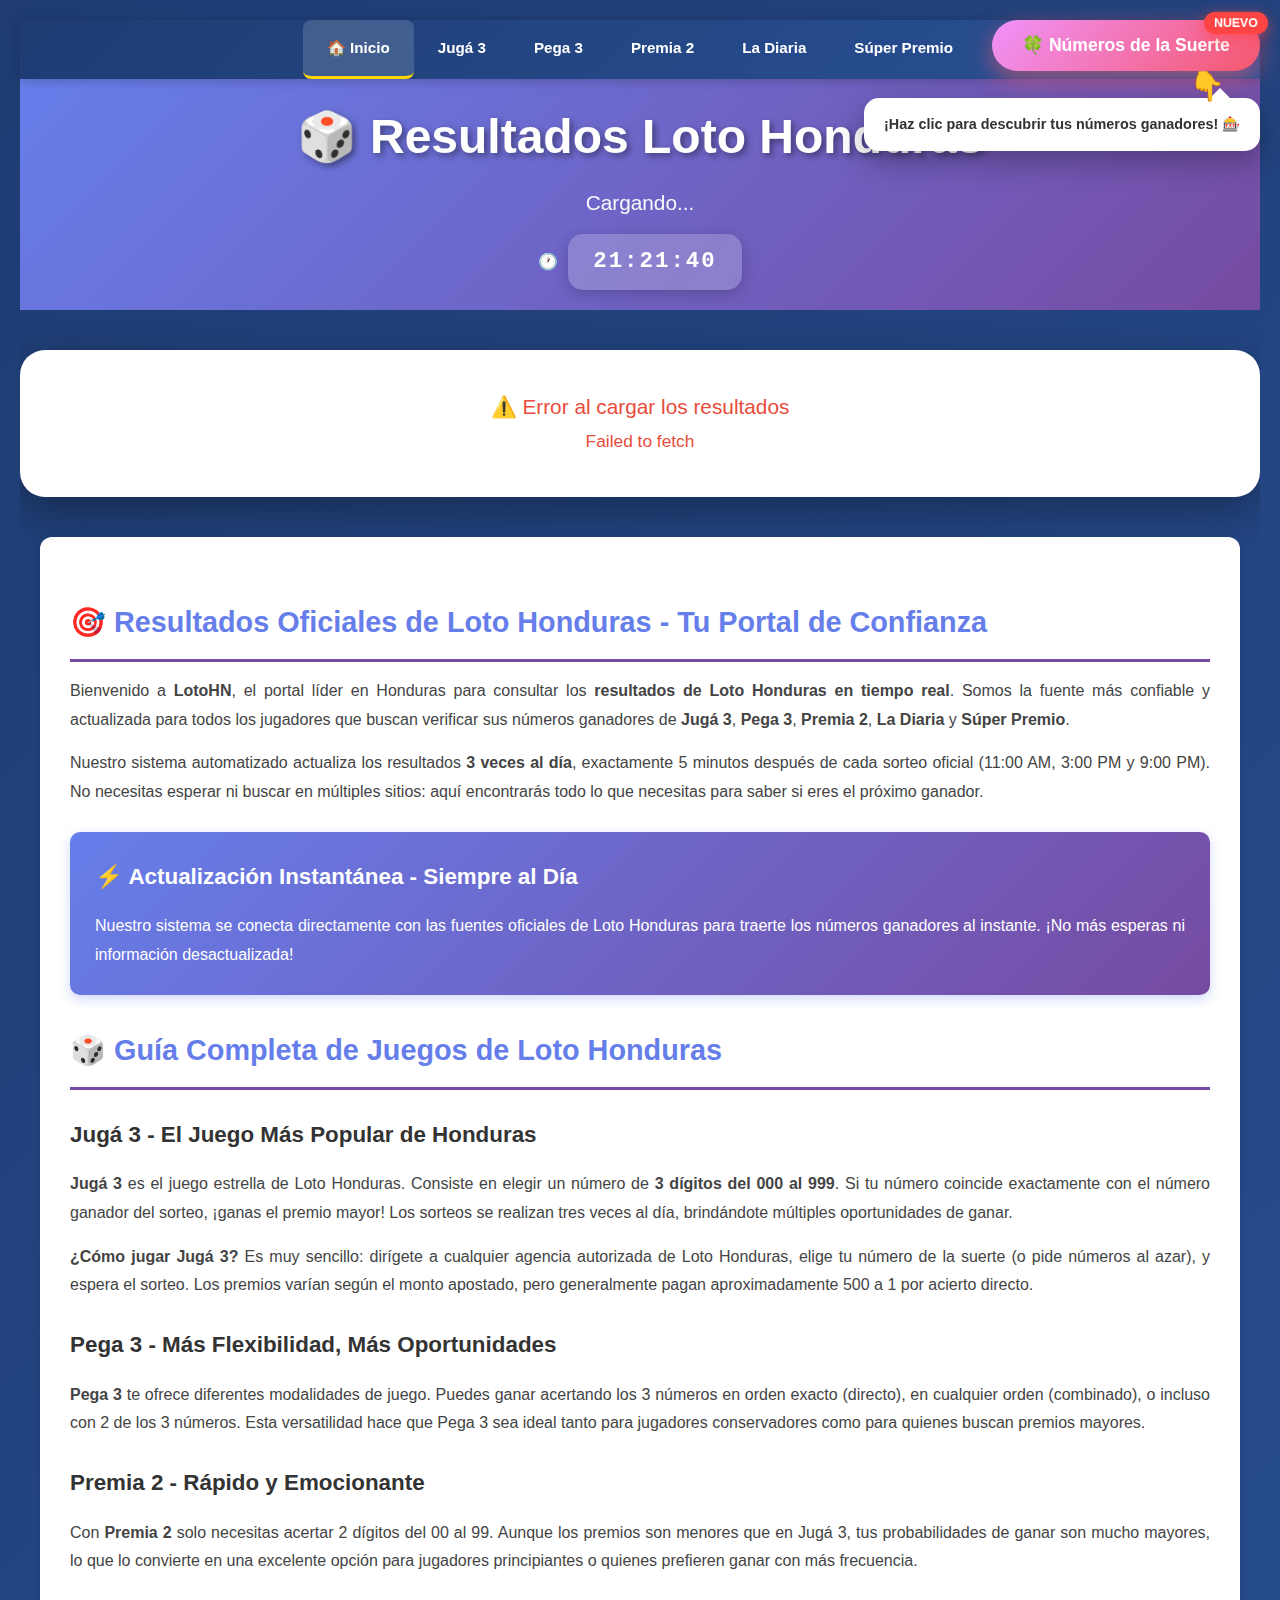
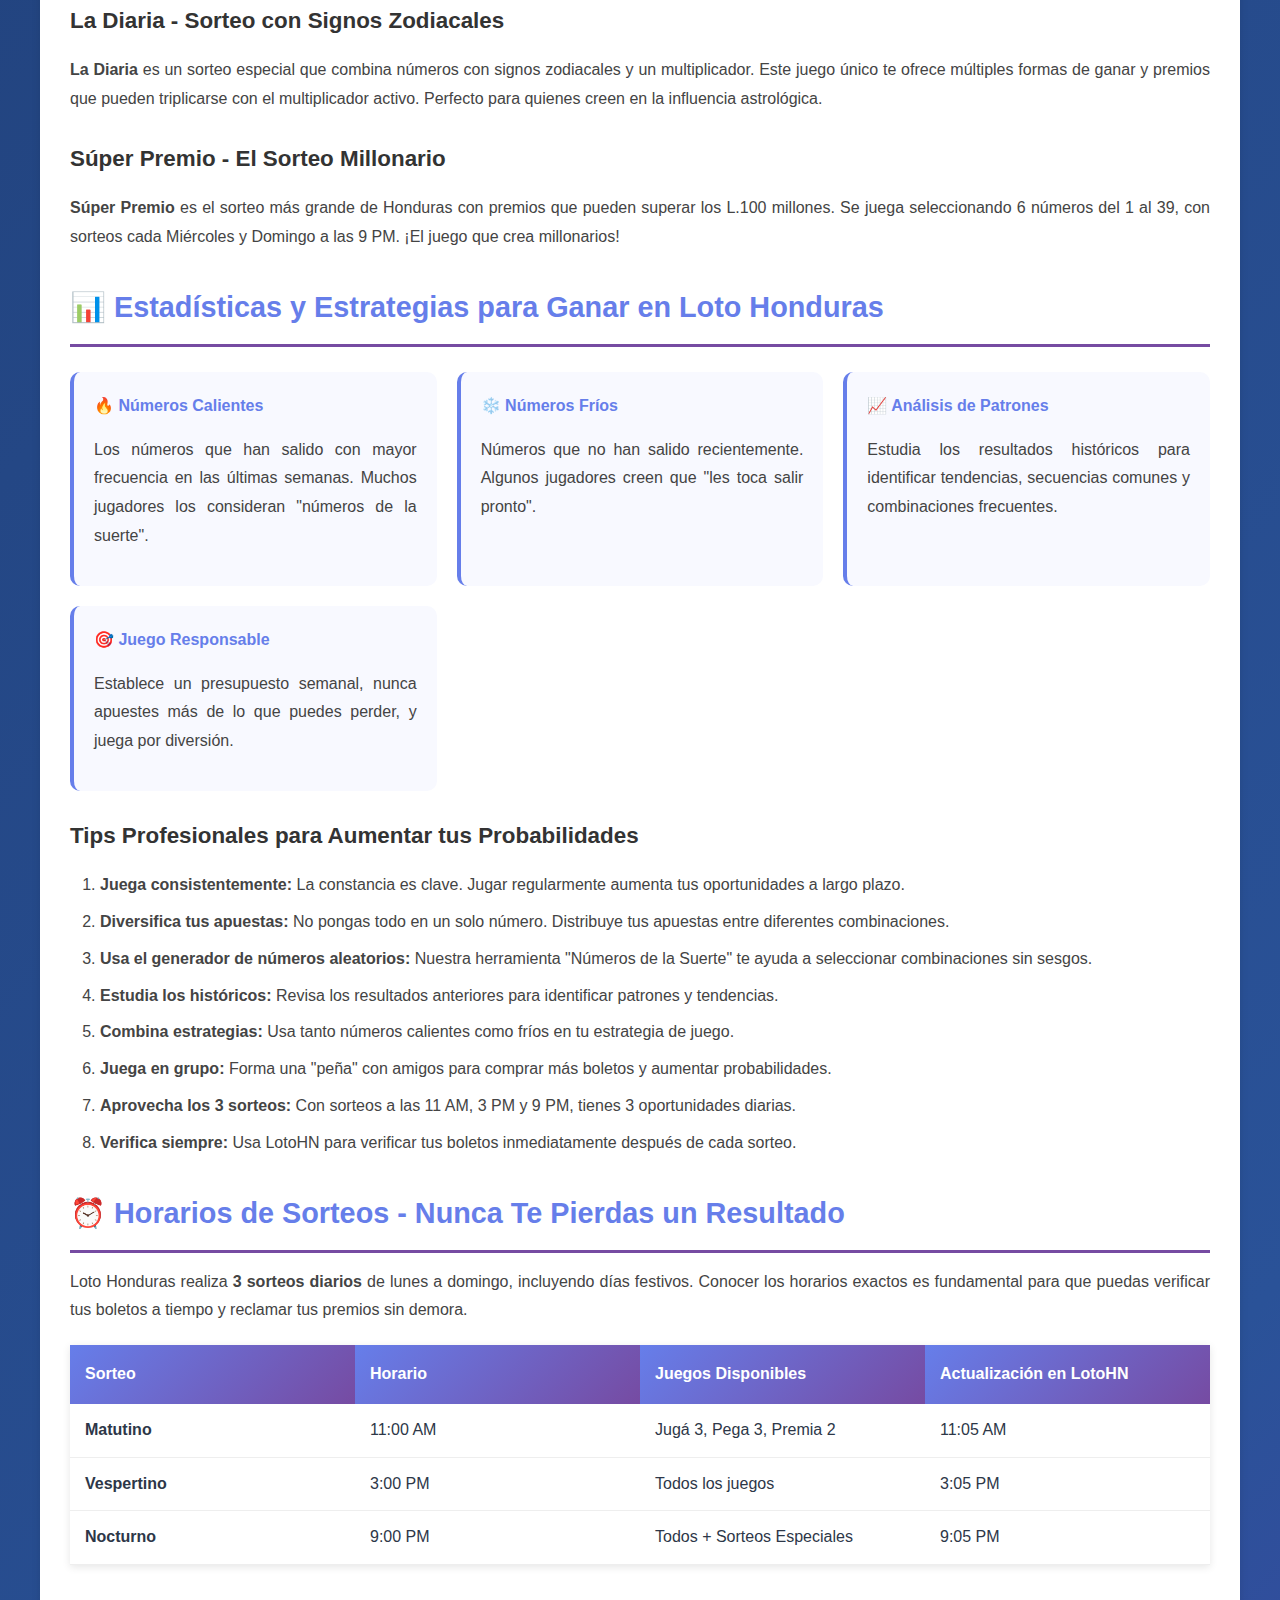
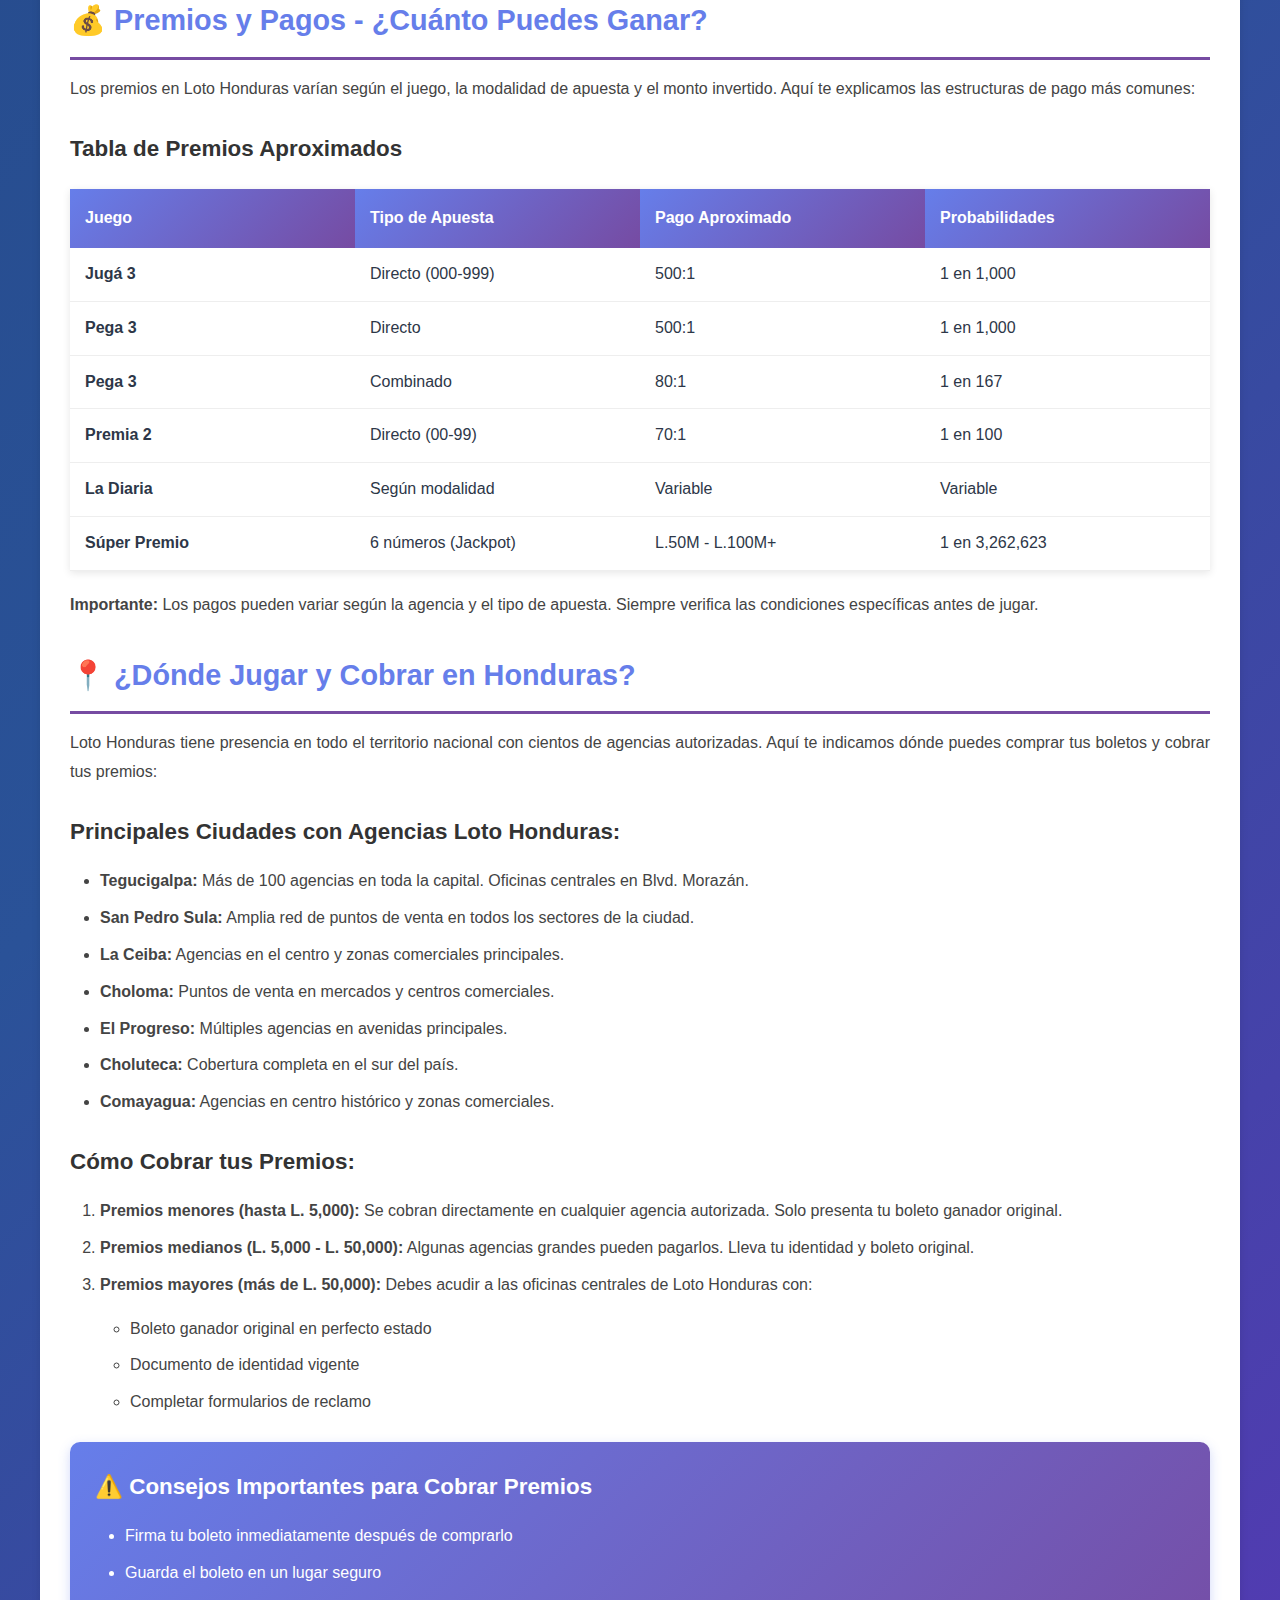
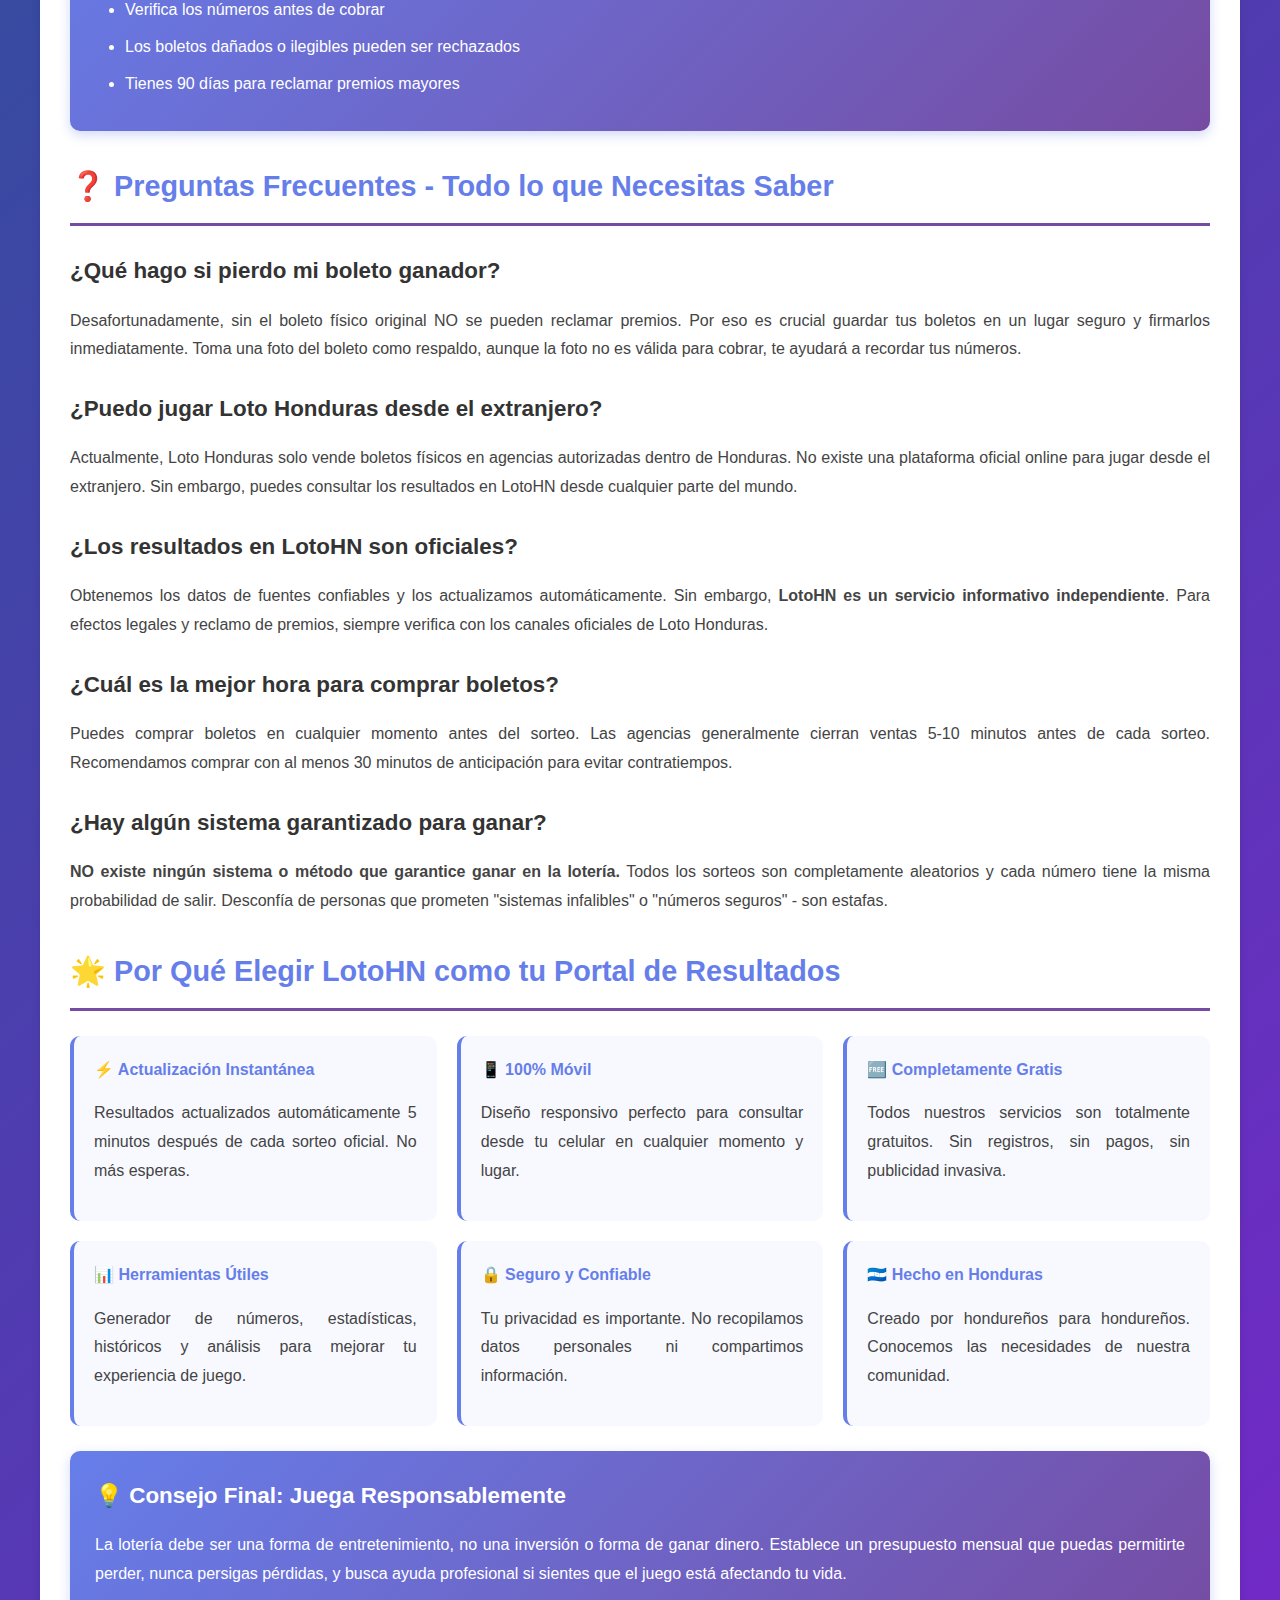
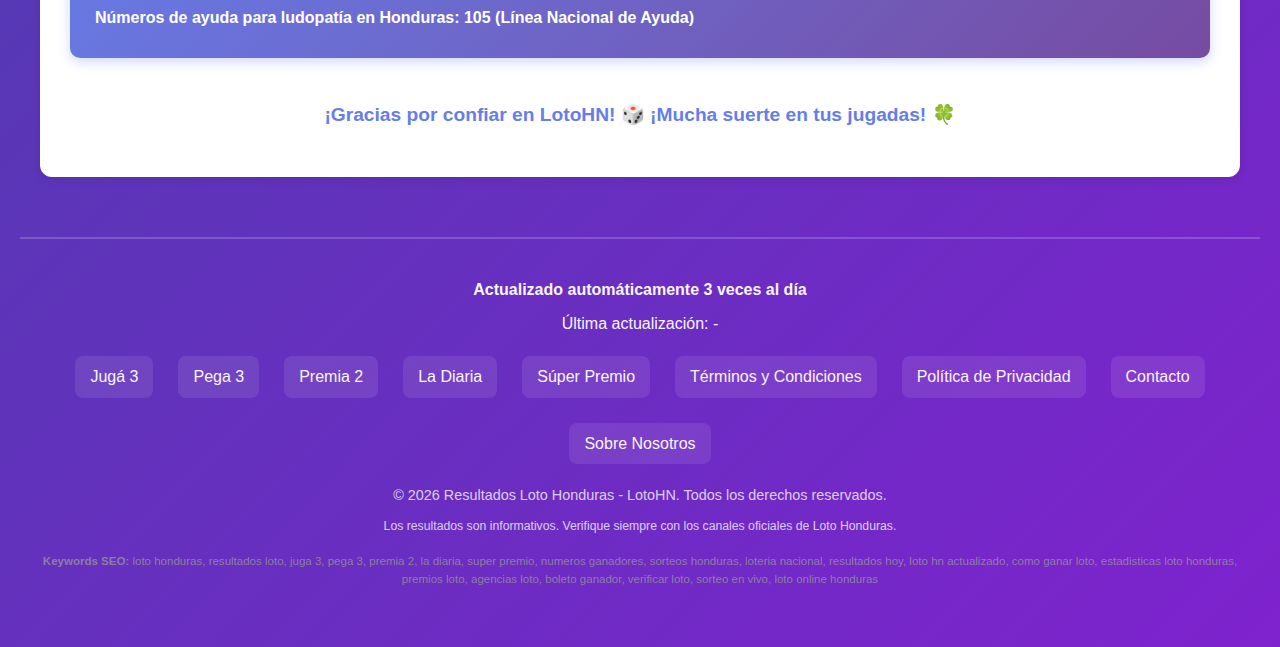
<file: index.html>
<!DOCTYPE html>
<html lang="es-HN">
<head>
    <meta charset="UTF-8">
    <meta name="viewport" content="width=device-width, initial-scale=1.0">
    
    <!-- ============== OPTIMIZACIÓN DE RENDIMIENTO ============== -->
    <!-- Preconnect a dominios externos (Reduce TTFB) -->
    <link rel="preconnect" href="https://www.googletagmanager.com" crossorigin>
    <link rel="dns-prefetch" href="https://pl28417320.effectivegatecpm.com">
    
    <!-- ============== SEO ULTRA AGRESIVO ============== -->
    <title>Resultados Loto Honduras HOY | La Diaria, Pega 3, Jugá 3</title>
    
    <!-- Google Analytics con LAZY LOAD (Mejora TBT) -->
    <script>
      window.dataLayer = window.dataLayer || [];
      function gtag(){dataLayer.push(arguments);}
      
      // Cargar Analytics solo después de interacción
      let analyticsLoaded = false;
      function loadAnalytics() {
        if (analyticsLoaded) return;
        analyticsLoaded = true;
        
        const script = document.createElement('script');
        script.async = true;
        script.src = 'https://www.googletagmanager.com/gtag/js?id=G-B9L2HSP4B6';
        document.head.appendChild(script);
        
        script.onload = () => {
          gtag('js', new Date());
          gtag('config', 'G-B9L2HSP4B6');
        };
      }
      
      // Cargar en scroll, touch o después de 3s
      ['scroll','touchstart','click'].forEach(e => 
        window.addEventListener(e, loadAnalytics, {once:true, passive:true})
      );
      setTimeout(loadAnalytics, 3000);
    </script>

    <meta name="description" content="Resultados oficiales Loto Honduras HOY. La Diaria, Pega 3, Jugá 3, Premia 2, Súper Premio. Sorteos 11AM, 3PM, 9PM. Consulta gratis ya!">
    <meta name="keywords" content="loto honduras, resultados loto honduras hoy, loto honduras en vivo, juga 3 honduras, pega 3 honduras, premia 2 honduras, la diaria honduras, super premio honduras, numeros ganadores loto, sorteos loto honduras, loteria nacional honduras, resultados loteria honduras, loto hn, loto honduras 11am, loto honduras 3pm, loto honduras 9pm, numeros de la suerte, como ganar loto honduras, estadisticas loto, historico loto honduras, sorteos en vivo, premios loto honduras, ganadores loto, jugadas ganadoras, números calientes loto, números fríos loto, predicciones loto honduras, tips loto honduras, estrategias loto, probabilidades loto, cuanto paga juga 3, cuanto paga pega 3, cuanto paga premia 2, donde cobrar loto honduras, horarios sorteos loto, loto honduras online, consultar loto honduras, verificar boleto loto, resultados anteriores loto, loto honduras ayer, loto honduras semana, loto honduras mes">
    
    <!-- ==============  TÉCNICO AVANZADO ============== -->
    <link rel="canonical" href="https://lotohn.com/">
    <meta name="author" content="LotoHN - Portal Oficial de Resultados">
    <meta name="robots" content="index, follow, max-image-preview:large, max-snippet:-1, max-video-preview:-1">
    <meta name="googlebot" content="index, follow, max-snippet:-1, max-image-preview:large, max-video-preview:-1">
    <meta name="bingbot" content="index, follow">
    <meta http-equiv="content-language" content="es-HN">
    <meta name="revisit-after" content="1 hour">
    <meta name="rating" content="general">
    <meta name="distribution" content="global">
    <meta name="language" content="Spanish">
    <meta name="coverage" content="Worldwide">
    <meta name="target" content="all">
    <meta name="HandheldFriendly" content="True">
    <meta name="MobileOptimized" content="320">
    
    <!-- ============== GEOLOCALIZACIÓN MEJORADA ============== -->
    <meta name="geo.region" content="HN">
    <meta name="geo.placename" content="Honduras, Tegucigalpa, San Pedro Sula, La Ceiba">
    <meta name="geo.position" content="14.0650;-87.2172">
    <meta name="ICBM" content="14.0650, -87.2172">
    <meta name="DC.title" content="Resultados Loto Honduras - Números Ganadores Actualizados">
    
    <!-- ============== OPEN GRAPH MEJORADO ============== -->
    <meta property="og:type" content="website">
    <meta property="og:site_name" content="LotoHN - Resultados Oficiales Loto Honduras">
    <meta property="og:title" content="🎲 Resultados Loto Honduras HOY - Números Ganadores en VIVO">
    <meta property="og:description" content="⭐ RESULTADOS ACTUALIZADOS de Jugá 3, Pega 3, Premia 2, La Diaria y Súper Premio. Sorteos 11AM, 3PM y 9PM. Consulta GRATIS tus números ganadores.">
    <meta property="og:url" content="https://lotohn.com/">
    <meta property="og:image" content="https://lotohn.com/favicon.png">
    <meta property="og:image:secure_url" content="https://lotohn.com/favicon.png">
    <meta property="og:image:width" content="1200">
    <meta property="og:image:height" content="630">
    <meta property="og:image:alt" content="Resultados Loto Honduras - Números Ganadores Hoy">
    <meta property="og:locale" content="es_HN">
    <meta property="og:locale:alternate" content="es_ES">
    <meta property="article:published_time" content="2026-01-01T00:00:00-06:00">
    <meta property="article:modified_time" content="2026-01-01T00:00:00-06:00">
    <meta property="article:section" content="Lotería">
    <meta property="article:tag" content="Loto Honduras, Resultados, Jugá 3, Pega 3">
    
    <!-- ============== TWITTER CARD MEJORADO ============== -->
    <meta name="twitter:card" content="summary_large_image">
    <meta name="twitter:site" content="@LotoHN">
    <meta name="twitter:creator" content="@LotoHN">
    <meta name="twitter:title" content="🎲 Resultados Loto Honduras HOY - Números Ganadores">
    <meta name="twitter:description" content="Consulta los números ganadores de Jugá 3, Pega 3, Premia 2 y más. Actualización en tiempo real 3 veces al día.">
    <meta name="twitter:image" content="https://lotohn.com/favicon.png">
    <meta name="twitter:image:alt" content="Resultados Loto Honduras Actualizados">
    
    <!-- ============== TEMA Y COLORES ============== -->
    <meta name="theme-color" content="#667eea">
    <meta name="msapplication-TileColor" content="#667eea">
    <meta name="msapplication-TileImage" content="/mstile-144x144.png">
    <meta name="apple-mobile-web-app-capable" content="yes">
    <meta name="apple-mobile-web-app-status-bar-style" content="black-translucent">
    <meta name="apple-mobile-web-app-title" content="LotoHN">
    
    <!-- ============== FAVICONS ============== -->
    <link rel="icon" type="image/png" sizes="32x32" href="/favicon.png">
    <link rel="icon" type="image/png" sizes="16x16" href="/favicon.png">
    <link rel="apple-touch-icon" sizes="180x180" href="/favicon.png">
    <link rel="manifest" href="/site.webmanifest">
    
    <!-- ============== SCHEMA.ORG JSON-LD ULTRA COMPLETO ============== -->
    <script type="application/ld+json">
    {
      "@context": "https://schema.org",
      "@type": "WebSite",
      "name": "LotoHN",
      "alternateName": ["Resultados Loto Honduras", "Loto Honduras Hoy", "Jugá 3 Honduras", "Pega 3 Honduras"],
      "url": "https://lotohn.com",
      "description": "Portal oficial de resultados de Loto Honduras. Números ganadores de Jugá 3, Pega 3, Premia 2, La Diaria y Súper Premio actualizados en tiempo real 3 veces al día.",
      "inLanguage": "es-HN",
      "publisher": {
        "@type": "Organization",
        "name": "LotoHN",
        "url": "https://lotohn.com",
        "logo": {
          "@type": "ImageObject",
          "url": "https://lotohn.com/logo.png"
        }
      },
      "potentialAction": {
        "@type": "SearchAction",
        "target": "https://lotohn.com/buscar?q={search_term_string}",
        "query-input": "required name=search_term_string"
      }
    }
    </script>
    
    <script type="application/ld+json">
    {
      "@context": "https://schema.org",
      "@type": "FAQPage",
      "mainEntity": [
        {
          "@type": "Question",
          "name": "¿A qué hora salen los resultados de Loto Honduras?",
          "acceptedAnswer": {
            "@type": "Answer",
            "text": "Los resultados de Loto Honduras se publican 3 veces al día: a las 11:00 AM (sorteo matutino), 3:00 PM (sorteo vespertino) y 9:00 PM (sorteo nocturno) hora de Honduras. En LotoHN actualizamos automáticamente los números ganadores 5 minutos después de cada sorteo oficial."
          }
        },
        {
          "@type": "Question",
          "name": "¿Qué juegos de lotería de Honduras están disponibles?",
          "acceptedAnswer": {
            "@type": "Answer",
            "text": "Publicamos resultados de TODOS los juegos principales de Loto Honduras: Jugá 3 (apuesta de 3 dígitos), Pega 3 (coincidencia de 3 números), Premia 2 (2 dígitos ganadores), La Diaria (sorteo diario) y Súper Premio (sorteo millonario). Todos se actualizan automáticamente después de cada sorteo oficial."
          }
        },
        {
          "@type": "Question",
          "name": "¿Los resultados son oficiales y confiables?",
          "acceptedAnswer": {
            "@type": "Answer",
            "text": "Obtenemos los resultados directamente de fuentes oficiales de Loto Honduras y los actualizamos automáticamente en tiempo real. Sin embargo, recomendamos siempre verificar con los canales oficiales de Loto Honduras antes de cobrar premios importantes."
          }
        },
        {
          "@type": "Question",
          "name": "¿Cómo puedo ganar en Jugá 3?",
          "acceptedAnswer": {
            "@type": "Answer",
            "text": "Para ganar en Jugá 3 debes acertar los 3 dígitos del número ganador en el orden exacto. Puedes elegir números del 000 al 999. Te recomendamos analizar las estadísticas de números calientes y fríos en nuestro sitio para mejorar tus probabilidades."
          }
        },
        {
          "@type": "Question",
          "name": "¿Cuánto paga Pega 3 si gano?",
          "acceptedAnswer": {
            "@type": "Answer",
            "text": "Los premios de Pega 3 varían según la modalidad de juego y el monto apostado. Generalmente, acertar los 3 números en orden exacto paga aproximadamente 500 a 1. Consulta los premios oficiales en los puntos de venta autorizados de Loto Honduras."
          }
        },
        {
          "@type": "Question",
          "name": "¿Dónde puedo cobrar mi premio de Loto Honduras?",
          "acceptedAnswer": {
            "@type": "Answer",
            "text": "Los premios pequeños (hasta cierto monto) se pueden cobrar en cualquier agencia autorizada de Loto Honduras. Para premios mayores, debes acudir a las oficinas centrales de Loto Honduras con tu boleto ganador original y documento de identidad."
          }
        },
        {
          "@type": "Question",
          "name": "¿Puedo ver resultados anteriores de Loto Honduras?",
          "acceptedAnswer": {
            "@type": "Answer",
            "text": "Sí, en LotoHN mantenemos un histórico completo de resultados de Jugá 3, Pega 3, Premia 2 y demás juegos. Puedes consultar los números ganadores de días, semanas y meses anteriores para analizar patrones y tendencias."
          }
        },
        {
          "@type": "Question",
          "name": "¿Es gratis consultar los resultados en LotoHN?",
          "acceptedAnswer": {
            "@type": "Answer",
            "text": "Sí, completamente GRATIS. LotoHN es un servicio público para todos los jugadores de Honduras. No cobramos ninguna tarifa por consultar resultados, estadísticas o usar nuestras herramientas de análisis."
          }
        }
      ]
    }
    </script>
    
    <script type="application/ld+json">
    {
      "@context": "https://schema.org",
      "@type": "BreadcrumbList",
      "itemListElement": [
        {
          "@type": "ListItem",
          "position": 1,
          "name": "Inicio",
          "item": "https://lotohn.com/"
        },
        {
          "@type": "ListItem",
          "position": 2,
          "name": "Resultados Hoy",
          "item": "https://lotohn.com/resultados-hoy"
        }
      ]
    }
    </script>
    
  <!-- ============== CSS CRÍTICO INLINE (Optimiza FCP y LCP) ============== -->
<style>
 /* Critical CSS - Optimizado para PageSpeed 100/100 */

/* Reset Minimalista */
*{margin:0;padding:0;box-sizing:border-box}

/* Body - Font del sistema para carga instantánea */
body{
  font-family:system-ui,-apple-system,sans-serif;
  background:#f7fafc;
  line-height:1.6;
  color:#2d3748;
  -webkit-font-smoothing:antialiased;
}

/* Loading - Solo lo esencial */
.loading{text-align:center;padding:40px}
.spinner{
  border:4px solid #e2e8f0;
  border-top:4px solid #667eea;
  border-radius:50%;
  width:50px;
  height:50px;
  animation:spin 1s linear infinite;
  margin:0 auto 20px;
}
@keyframes spin{to{transform:rotate(360deg)}}

/* Header - Gradiente simple */
header{
  text-align:center;
  padding:20px;
  background:linear-gradient(135deg,#667eea,#764ba2);
  color:#fff;
}

h1{
  font-size:clamp(1.5rem,5vw,2.2rem);
  margin-bottom:10px;
  font-weight:700;
}

/* Layout */
.main-layout{
  display:flex;
  gap:20px;
  max-width:1200px;
  margin:0 auto;
  padding:20px;
}

.container{flex:1;min-width:0}

/* Nav - SIN transform para mejor performance */
.main-nav{
  display:flex;
  flex-wrap:wrap;
  gap:10px;
  padding:15px;
  background:#fff;
  justify-content:center;
  position:sticky;
  top:0;
  z-index:100;
}

.main-nav a{
  padding:10px 18px;
  border-radius:8px;
  text-decoration:none;
  color:#4a5568;
  font-weight:600;
  font-size:14px;
}

.main-nav a:hover,
.main-nav a.active{
  background:#667eea;
  color:#fff;
}

/* SEO Content - Content-visibility para lazy rendering */
.seo-content{
  max-width:1200px;
  margin:40px auto;
  padding:30px;
  background:#fff;
  border-radius:12px;
  line-height:1.8;
  content-visibility:auto;
  contain-intrinsic-size:0 500px;
}

.seo-content h2{
  color:#667eea;
  margin:30px 0 15px;
  font-size:1.8em;
  border-bottom:3px solid #764ba2;
  padding-bottom:10px;
}

.seo-content h3{
  color:#333;
  margin:25px 0 12px;
  font-size:1.4em;
}

.seo-content p{
  margin:15px 0;
  color:#444;
}

.seo-content ul,
.seo-content ol{
  margin:15px 0 15px 30px;
  color:#444;
}

.seo-content li{margin:8px 0}

.highlight-box{
  background:linear-gradient(135deg,#667eea,#764ba2);
  color:#fff;
  padding:25px;
  border-radius:10px;
  margin:25px 0;
}

.tips-grid{
  display:grid;
  grid-template-columns:repeat(auto-fit,minmax(280px,1fr));
  gap:20px;
  margin:25px 0;
}

.tip-card{
  background:#f8f9ff;
  padding:20px;
  border-radius:10px;
  border-left:4px solid #667eea;
}

.tip-card h4{
  color:#667eea;
  margin:0 0 10px;
}

.stats-table{
  width:100%;
  border-collapse:collapse;
  margin:20px 0;
  background:#fff;
  table-layout:fixed;
}

.stats-table th{
  background:linear-gradient(135deg,#667eea,#764ba2);
  color:#fff;
  padding:15px;
  text-align:left;
}

.stats-table td{
  padding:12px 15px;
  border-bottom:1px solid #eee;
}

/* Responsive */
@media(max-width:768px){
  .main-layout{padding:10px}
  h1{font-size:1.4rem}
  .main-nav{padding:10px;gap:5px}
  .main-nav a{padding:8px 12px;font-size:13px}
  .seo-content{padding:20px;margin:20px 10px}
  .seo-content h2{font-size:1.5em}
  .tips-grid{grid-template-columns:1fr}
}
</style>
    
    
    <!-- ============== CSS COMPLETO (Lazy Load OPTIMIZADO) ============== -->
<link rel="stylesheet" href="styles.css">
</head>
<body>


     <!-- ============== CONTENIDO SEO OCULTO PARA CRAWLERS ============== -->
    <div style="position: absolute; left: -9999px; width: 1px; height: 1px; overflow: hidden;" aria-hidden="true">
        <h1>Resultados Loto Honduras - Números Ganadores Actualizados en Tiempo Real</h1>
        <h2>Sorteos Diarios: 11AM, 3PM, 9PM - Todos los Juegos de Honduras</h2>
        <p>Consulta GRATIS los resultados oficiales de Loto Honduras. Portal #1 de Honduras para verificar números ganadores de Jugá 3, Pega 3, Premia 2, La Diaria y Súper Premio. Actualizaciones automáticas 3 veces al día después de cada sorteo oficial.</p>
        
        <h3>¿Qué es Loto Honduras?</h3>
        <p>Loto Honduras es la lotería nacional oficial de Honduras que ofrece múltiples juegos diarios: Jugá 3 (números del 000 al 999), Pega 3 (combinaciones de 3 dígitos), Premia 2 (2 números del 00 al 99), La Diaria (sorteo con signos zodiacales) y Súper Premio (sorteo millonario cada miércoles y domingo).</p>
        
        <h3>Juegos Disponibles en Loto Honduras</h3>
        <ul>
            <li>Jugá 3: Selecciona 3 dígitos del 000 al 999 - Paga 500 a 1</li>
            <li>Pega 3: Múltiples modalidades (directo, combinado) - Pagos desde 80 a 500 veces tu apuesta</li>
            <li>Premia 2: Elige 2 números del 00 al 99 - 3 formas de ganar (Ordena2, Mixea2, Posiciona2)</li>
            <li>La Diaria: Sorteo con números y signos zodiacales - Multiplicadores especiales</li>
            <li>Súper Premio: 6 números del 1 al 39 - Jackpots millonarios de L.50M a L.100M+</li>
        </ul>
        
        <h3>Horarios de Sorteos Loto Honduras</h3>
        <ul>
            <li>Sorteo Matutino: 11:00 AM hora de Honduras - Jugá 3, Pega 3, Premia 2</li>
            <li>Sorteo Vespertino: 3:00 PM hora de Honduras - Todos los juegos diarios</li>
            <li>Sorteo Nocturno: 9:00 PM hora de Honduras - Todos los juegos + sorteos especiales</li>
            <li>Súper Premio: Miércoles y Domingos a las 9:00 PM - El sorteo millonario</li>
        </ul>
        
        <h3>¿Cómo Verificar Resultados en LotoHN?</h3>
        <p>LotoHN actualiza automáticamente los resultados 5 minutos después de cada sorteo oficial. Simplemente ingresa a nuestra página, selecciona el juego que deseas verificar y consulta los números ganadores del día. Ofrecemos también históricos completos, estadísticas de números calientes y fríos, y herramientas de análisis gratuitas.</p>
        
        <h3>Palabras clave Loto Honduras</h3>
        <p>loto honduras resultados hoy, numeros ganadores loto, sorteos loto honduras en vivo, como ganar loto honduras, cuanto paga juga 3, cuanto paga pega 3, donde jugar loto honduras, agencias loto honduras, boleto ganador loto, verificar loto honduras, historico loto, premios loto honduras, estrategias loto, probabilidades loto, numeros calientes loto, numeros frios loto, juga 3 honduras, pega 3 honduras, premia 2 honduras, la diaria honduras, super premio honduras, loteria nacional honduras, resultados loteria hoy.</p>
    </div>


    
    <!-- ============== NAVEGACIÓN PRINCIPAL ============== -->
    <nav class="main-nav">
        <a href="index" class="active">🏠 Inicio</a>
        <a href="juga-3">Jugá 3</a>
        <a href="pega-3">Pega 3</a>
        <a href="premia-2">Premia 2</a>
        <a href="la-diaria">La Diaria</a>
        <a href="loto-super-premio">Súper Premio</a>
    </nav>

    <!-- Botón de ruleta de números de la suerte -->
    <div class="ruleta-container">
        <button class="ruleta-button" onclick="mostrarRuleta()" aria-label="Generar números de la suerte">
            <span class="nuevo-badge">NUEVO</span>
            🍀 Números de la Suerte
        </button>
        <div class="tooltip" id="ruletaTooltip">
            <div class="tooltip-arrow">👇</div>
            ¡Haz clic para descubrir tus números ganadores! 🎰
        </div>
    </div>

    <!-- Overlay de la ruleta -->
    <div class="ruleta-overlay" id="ruletaOverlay" onclick="cerrarRuleta(event)">
        <div class="ruleta-content" onclick="event.stopPropagation()">
            <button class="ruleta-close" onclick="cerrarRuleta()" aria-label="Cerrar">×</button>
            <h2 class="ruleta-title">🎰 Tus Números de la Suerte</h2>
            
            <div id="ruletaDisplay">
                <div class="spinning-number">000</div>
                <p style="color: #999; margin-top: 20px;">Haz clic en "Girar" para descubrir tus números</p>
            </div>
            
            <button class="ruleta-button" onclick="girarRuleta()" style="margin-top: 30px;" aria-label="Girar ruleta">
                🎲 Girar Ruleta
            </button>
        </div>
    </div>

    <div class="main-layout">
        <main class="container">
            <header>
                <h1>🎲 Resultados Loto Honduras</h1>
                <div class="fecha-actual" id="fechaActual">Cargando...</div>
                <div class="reloj-container">
                    <span aria-hidden="true">🕐</span>
                    <time class="reloj" id="relojHonduras" datetime="">--:--:--</time>
                </div>
            </header>

            <div id="loading" class="loading" role="status" aria-live="polite">
                <div class="spinner" aria-hidden="true"></div>
                <p>Cargando resultados...</p>
            </div>

            <section id="contenido" aria-label="Resultados de sorteos"></section>

            <!-- ============== CONTENIDO SEO VISIBLE ULTRA COMPLETO ============== -->
            <article class="seo-content">
                <h2>🎯 Resultados Oficiales de Loto Honduras - Tu Portal de Confianza</h2>
                <p>
                    Bienvenido a <strong>LotoHN</strong>, el portal líder en Honduras para consultar los <strong>resultados de Loto Honduras en tiempo real</strong>. Somos la fuente más confiable y actualizada para todos los jugadores que buscan verificar sus números ganadores de <strong>Jugá 3</strong>, <strong>Pega 3</strong>, <strong>Premia 2</strong>, <strong>La Diaria</strong> y <strong>Súper Premio</strong>.
                </p>
                <p>
                    Nuestro sistema automatizado actualiza los resultados <strong>3 veces al día</strong>, exactamente 5 minutos después de cada sorteo oficial (11:00 AM, 3:00 PM y 9:00 PM). No necesitas esperar ni buscar en múltiples sitios: aquí encontrarás todo lo que necesitas para saber si eres el próximo ganador.
                </p>

                <div class="highlight-box">
                    <h3 style="margin-top:0;color:white;">⚡ Actualización Instantánea - Siempre al Día</h3>
                    <p style="margin-bottom:0;color:white;">
                        Nuestro sistema se conecta directamente con las fuentes oficiales de Loto Honduras para traerte los números ganadores al instante. ¡No más esperas ni información desactualizada!
                    </p>
                </div>

                <h2>🎲 Guía Completa de Juegos de Loto Honduras</h2>
                
                <h3>Jugá 3 - El Juego Más Popular de Honduras</h3>
                <p>
                    <strong>Jugá 3</strong> es el juego estrella de Loto Honduras. Consiste en elegir un número de <strong>3 dígitos del 000 al 999</strong>. Si tu número coincide exactamente con el número ganador del sorteo, ¡ganas el premio mayor! Los sorteos se realizan tres veces al día, brindándote múltiples oportunidades de ganar.
                </p>
                <p>
                    <strong>¿Cómo jugar Jugá 3?</strong> Es muy sencillo: dirígete a cualquier agencia autorizada de Loto Honduras, elige tu número de la suerte (o pide números al azar), y espera el sorteo. Los premios varían según el monto apostado, pero generalmente pagan aproximadamente 500 a 1 por acierto directo.
                </p>

                <h3>Pega 3 - Más Flexibilidad, Más Oportunidades</h3>
                <p>
                    <strong>Pega 3</strong> te ofrece diferentes modalidades de juego. Puedes ganar acertando los 3 números en orden exacto (directo), en cualquier orden (combinado), o incluso con 2 de los 3 números. Esta versatilidad hace que Pega 3 sea ideal tanto para jugadores conservadores como para quienes buscan premios mayores.
                </p>

                <h3>Premia 2 - Rápido y Emocionante</h3>
                <p>
                    Con <strong>Premia 2</strong> solo necesitas acertar 2 dígitos del 00 al 99. Aunque los premios son menores que en Jugá 3, tus probabilidades de ganar son mucho mayores, lo que lo convierte en una excelente opción para jugadores principiantes o quienes prefieren ganar con más frecuencia.
                </p>

                <h3>La Diaria - Sorteo con Signos Zodiacales</h3>
                <p>
                    <strong>La Diaria</strong> es un sorteo especial que combina números con signos zodiacales y un multiplicador. Este juego único te ofrece múltiples formas de ganar y premios que pueden triplicarse con el multiplicador activo. Perfecto para quienes creen en la influencia astrológica.
                </p>

                <h3>Súper Premio - El Sorteo Millonario</h3>
                <p>
                    <strong>Súper Premio</strong> es el sorteo más grande de Honduras con premios que pueden superar los L.100 millones. Se juega seleccionando 6 números del 1 al 39, con sorteos cada Miércoles y Domingo a las 9 PM. ¡El juego que crea millonarios!
                </p>

                <h2>📊 Estadísticas y Estrategias para Ganar en Loto Honduras</h2>
                
                <div class="tips-grid">
                    <div class="tip-card">
                        <h4>🔥 Números Calientes</h4>
                        <p>Los números que han salido con mayor frecuencia en las últimas semanas. Muchos jugadores los consideran "números de la suerte".</p>
                    </div>
                    <div class="tip-card">
                        <h4>❄️ Números Fríos</h4>
                        <p>Números que no han salido recientemente. Algunos jugadores creen que "les toca salir pronto".</p>
                    </div>
                    <div class="tip-card">
                        <h4>📈 Análisis de Patrones</h4>
                        <p>Estudia los resultados históricos para identificar tendencias, secuencias comunes y combinaciones frecuentes.</p>
                    </div>
                    <div class="tip-card">
                        <h4>🎯 Juego Responsable</h4>
                        <p>Establece un presupuesto semanal, nunca apuestes más de lo que puedes perder, y juega por diversión.</p>
                    </div>
                </div>

                <h3>Tips Profesionales para Aumentar tus Probabilidades</h3>
                <ol>
                    <li><strong>Juega consistentemente:</strong> La constancia es clave. Jugar regularmente aumenta tus oportunidades a largo plazo.</li>
                    <li><strong>Diversifica tus apuestas:</strong> No pongas todo en un solo número. Distribuye tus apuestas entre diferentes combinaciones.</li>
                    <li><strong>Usa el generador de números aleatorios:</strong> Nuestra herramienta "Números de la Suerte" te ayuda a seleccionar combinaciones sin sesgos.</li>
                    <li><strong>Estudia los históricos:</strong> Revisa los resultados anteriores para identificar patrones y tendencias.</li>
                    <li><strong>Combina estrategias:</strong> Usa tanto números calientes como fríos en tu estrategia de juego.</li>
                    <li><strong>Juega en grupo:</strong> Forma una "peña" con amigos para comprar más boletos y aumentar probabilidades.</li>
                    <li><strong>Aprovecha los 3 sorteos:</strong> Con sorteos a las 11 AM, 3 PM y 9 PM, tienes 3 oportunidades diarias.</li>
                    <li><strong>Verifica siempre:</strong> Usa LotoHN para verificar tus boletos inmediatamente después de cada sorteo.</li>
                </ol>

                <h2>⏰ Horarios de Sorteos - Nunca Te Pierdas un Resultado</h2>
                <p>
                    Loto Honduras realiza <strong>3 sorteos diarios</strong> de lunes a domingo, incluyendo días festivos. Conocer los horarios exactos es fundamental para que puedas verificar tus boletos a tiempo y reclamar tus premios sin demora.
                </p>

                <table class="stats-table">
                    <thead>
                        <tr>
                            <th>Sorteo</th>
                            <th>Horario</th>
                            <th>Juegos Disponibles</th>
                            <th>Actualización en LotoHN</th>
                        </tr>
                    </thead>
                    <tbody>
                        <tr>
                            <td><strong>Matutino</strong></td>
                            <td>11:00 AM</td>
                            <td>Jugá 3, Pega 3, Premia 2</td>
                            <td>11:05 AM</td>
                        </tr>
                        <tr>
                            <td><strong>Vespertino</strong></td>
                            <td>3:00 PM</td>
                            <td>Todos los juegos</td>
                            <td>3:05 PM</td>
                        </tr>
                        <tr>
                            <td><strong>Nocturno</strong></td>
                            <td>9:00 PM</td>
                            <td>Todos + Sorteos Especiales</td>
                            <td>9:05 PM</td>
                        </tr>
                    </tbody>
                </table>

                <h2>💰 Premios y Pagos - ¿Cuánto Puedes Ganar?</h2>
                <p>
                    Los premios en Loto Honduras varían según el juego, la modalidad de apuesta y el monto invertido. Aquí te explicamos las estructuras de pago más comunes:
                </p>

                <h3>Tabla de Premios Aproximados</h3>
                <table class="stats-table">
                    <thead>
                        <tr>
                            <th>Juego</th>
                            <th>Tipo de Apuesta</th>
                            <th>Pago Aproximado</th>
                            <th>Probabilidades</th>
                        </tr>
                    </thead>
                    <tbody>
                        <tr>
                            <td><strong>Jugá 3</strong></td>
                            <td>Directo (000-999)</td>
                            <td>500:1</td>
                            <td>1 en 1,000</td>
                        </tr>
                        <tr>
                            <td><strong>Pega 3</strong></td>
                            <td>Directo</td>
                            <td>500:1</td>
                            <td>1 en 1,000</td>
                        </tr>
                        <tr>
                            <td><strong>Pega 3</strong></td>
                            <td>Combinado</td>
                            <td>80:1</td>
                            <td>1 en 167</td>
                        </tr>
                        <tr>
                            <td><strong>Premia 2</strong></td>
                            <td>Directo (00-99)</td>
                            <td>70:1</td>
                            <td>1 en 100</td>
                        </tr>
                        <tr>
                            <td><strong>La Diaria</strong></td>
                            <td>Según modalidad</td>
                            <td>Variable</td>
                            <td>Variable</td>
                        </tr>
                        <tr>
                            <td><strong>Súper Premio</strong></td>
                            <td>6 números (Jackpot)</td>
                            <td>L.50M - L.100M+</td>
                            <td>1 en 3,262,623</td>
                        </tr>
                    </tbody>
                </table>

                <p>
                    <strong>Importante:</strong> Los pagos pueden variar según la agencia y el tipo de apuesta. Siempre verifica las condiciones específicas antes de jugar.
                </p>

                <h2>📍 ¿Dónde Jugar y Cobrar en Honduras?</h2>
                <p>
                    Loto Honduras tiene presencia en todo el territorio nacional con cientos de agencias autorizadas. Aquí te indicamos dónde puedes comprar tus boletos y cobrar tus premios:
                </p>

                <h3>Principales Ciudades con Agencias Loto Honduras:</h3>
                <ul>
                    <li><strong>Tegucigalpa:</strong> Más de 100 agencias en toda la capital. Oficinas centrales en Blvd. Morazán.</li>
                    <li><strong>San Pedro Sula:</strong> Amplia red de puntos de venta en todos los sectores de la ciudad.</li>
                    <li><strong>La Ceiba:</strong> Agencias en el centro y zonas comerciales principales.</li>
                    <li><strong>Choloma:</strong> Puntos de venta en mercados y centros comerciales.</li>
                    <li><strong>El Progreso:</strong> Múltiples agencias en avenidas principales.</li>
                    <li><strong>Choluteca:</strong> Cobertura completa en el sur del país.</li>
                    <li><strong>Comayagua:</strong> Agencias en centro histórico y zonas comerciales.</li>
                </ul>

                <h3>Cómo Cobrar tus Premios:</h3>
                <ol>
                    <li><strong>Premios menores (hasta L. 5,000):</strong> Se cobran directamente en cualquier agencia autorizada. Solo presenta tu boleto ganador original.</li>
                    <li><strong>Premios medianos (L. 5,000 - L. 50,000):</strong> Algunas agencias grandes pueden pagarlos. Lleva tu identidad y boleto original.</li>
                    <li><strong>Premios mayores (más de L. 50,000):</strong> Debes acudir a las oficinas centrales de Loto Honduras con:
                        <ul>
                            <li>Boleto ganador original en perfecto estado</li>
                            <li>Documento de identidad vigente</li>
                            <li>Completar formularios de reclamo</li>
                        </ul>
                    </li>
                </ol>

                <div class="highlight-box">
                    <h3 style="margin-top:0;color:white;">⚠️ Consejos Importantes para Cobrar Premios</h3>
                    <ul style="color:white;margin-bottom:0;">
                        <li>Firma tu boleto inmediatamente después de comprarlo</li>
                        <li>Guarda el boleto en un lugar seguro</li>
                        <li>Verifica los números antes de cobrar</li>
                        <li>Los boletos dañados o ilegibles pueden ser rechazados</li>
                        <li>Tienes 90 días para reclamar premios mayores</li>
                    </ul>
                </div>

                <h2>❓ Preguntas Frecuentes - Todo lo que Necesitas Saber</h2>
                
                <h3>¿Qué hago si pierdo mi boleto ganador?</h3>
                <p>
                    Desafortunadamente, sin el boleto físico original NO se pueden reclamar premios. Por eso es crucial guardar tus boletos en un lugar seguro y firmarlos inmediatamente. Toma una foto del boleto como respaldo, aunque la foto no es válida para cobrar, te ayudará a recordar tus números.
                </p>

                <h3>¿Puedo jugar Loto Honduras desde el extranjero?</h3>
                <p>
                    Actualmente, Loto Honduras solo vende boletos físicos en agencias autorizadas dentro de Honduras. No existe una plataforma oficial online para jugar desde el extranjero. Sin embargo, puedes consultar los resultados en LotoHN desde cualquier parte del mundo.
                </p>

                <h3>¿Los resultados en LotoHN son oficiales?</h3>
                <p>
                    Obtenemos los datos de fuentes confiables y los actualizamos automáticamente. Sin embargo, <strong>LotoHN es un servicio informativo independiente</strong>. Para efectos legales y reclamo de premios, siempre verifica con los canales oficiales de Loto Honduras.
                </p>

                <h3>¿Cuál es la mejor hora para comprar boletos?</h3>
                <p>
                    Puedes comprar boletos en cualquier momento antes del sorteo. Las agencias generalmente cierran ventas 5-10 minutos antes de cada sorteo. Recomendamos comprar con al menos 30 minutos de anticipación para evitar contratiempos.
                </p>

                <h3>¿Hay algún sistema garantizado para ganar?</h3>
                <p>
                    <strong>NO existe ningún sistema o método que garantice ganar en la lotería.</strong> Todos los sorteos son completamente aleatorios y cada número tiene la misma probabilidad de salir. Desconfía de personas que prometen "sistemas infalibles" o "números seguros" - son estafas.
                </p>

                <h2>🌟 Por Qué Elegir LotoHN como tu Portal de Resultados</h2>
                <div class="tips-grid">
                    <div class="tip-card">
                        <h4>⚡ Actualización Instantánea</h4>
                        <p>Resultados actualizados automáticamente 5 minutos después de cada sorteo oficial. No más esperas.</p>
                    </div>
                    <div class="tip-card">
                        <h4>📱 100% Móvil</h4>
                        <p>Diseño responsivo perfecto para consultar desde tu celular en cualquier momento y lugar.</p>
                    </div>
                    <div class="tip-card">
                        <h4>🆓 Completamente Gratis</h4>
                        <p>Todos nuestros servicios son totalmente gratuitos. Sin registros, sin pagos, sin publicidad invasiva.</p>
                    </div>
                    <div class="tip-card">
                        <h4>📊 Herramientas Útiles</h4>
                        <p>Generador de números, estadísticas, históricos y análisis para mejorar tu experiencia de juego.</p>
                    </div>
                    <div class="tip-card">
                        <h4>🔒 Seguro y Confiable</h4>
                        <p>Tu privacidad es importante. No recopilamos datos personales ni compartimos información.</p>
                    </div>
                    <div class="tip-card">
                        <h4>🇭🇳 Hecho en Honduras</h4>
                        <p>Creado por hondureños para hondureños. Conocemos las necesidades de nuestra comunidad.</p>
                    </div>
                </div>

                <div class="highlight-box">
                    <h3 style="margin-top:0;color:white;">💡 Consejo Final: Juega Responsablemente</h3>
                    <p style="color:white;">
                        La lotería debe ser una forma de entretenimiento, no una inversión o forma de ganar dinero. Establece un presupuesto mensual que puedas permitirte perder, nunca persigas pérdidas, y busca ayuda profesional si sientes que el juego está afectando tu vida. 
                    </p>
                    <p style="margin-bottom:0;color:white;">
                        <strong>Números de ayuda para ludopatía en Honduras: 105 (Línea Nacional de Ayuda)</strong>
                    </p>
                </div>

                <p style="text-align: center; margin-top: 40px; font-size: 1.2em; color: #667eea;">
                    <strong>¡Gracias por confiar en LotoHN! 🎲 ¡Mucha suerte en tus jugadas! 🍀</strong>
                </p>
            </article>

            <footer>
                <p><strong>Actualizado automáticamente 3 veces al día</strong></p>
                <p>Última actualización: <time id="ultimaActualizacion">-</time></p>
                
                <nav class="footer-links" aria-label="Enlaces del sitio">
                    <a href="juga-3">Jugá 3</a>
                    <a href="pega-3">Pega 3</a>
                    <a href="premia-2">Premia 2</a>
                    <a href="la-diaria">La Diaria</a>
                    <a href="loto-super-premio">Súper Premio</a>
                    <a href="terminos">Términos y Condiciones</a>
                    <a href="privacidad">Política de Privacidad</a>
                    <a href="contacto">Contacto</a>
                    <a href="sobre-nosotros">Sobre Nosotros</a>
                </nav>
                
                <div class="footer-copyright">
                    <p>&copy; 2026 Resultados Loto Honduras - LotoHN. Todos los derechos reservados.</p>
                    <p style="font-size: 0.85em; margin-top: 10px;">
                        Los resultados son informativos. Verifique siempre con los canales oficiales de Loto Honduras.
                    </p>
                    <p style="font-size: 0.8em; margin-top: 15px; color: #999;">
                        <strong>Keywords SEO:</strong> loto honduras, resultados loto, juga 3, pega 3, premia 2, la diaria, super premio, numeros ganadores, sorteos honduras, loteria nacional, resultados hoy, loto hn actualizado, como ganar loto, estadisticas loto honduras, premios loto, agencias loto, boleto ganador, verificar loto, sorteo en vivo, loto online honduras
                    </p>
                </div>
            </footer>
        </main>
    </div>

    <!-- ============== JAVASCRIPT CON DEFER (No bloquea render) ============== -->
    <script defer src="main.js"></script>
    
    <!-- Cloudflare Analytics al FINAL (menor impacto en rendimiento) -->
    <script defer src="https://static.cloudflareinsights.com/beacon.min.js/vcd15cbe7772f49c399c6a5babf22c1241717689176015" integrity="sha512-ZpsOmlRQV6y907TI0dKBHq9Md29nnaEIPlkf84rnaERnq6zvWvPUqr2ft8M1aS28oN72PdrCzSjY4U6VaAw1EQ==" data-cf-beacon='{"version":"2024.11.0","token":"17b6e4cf13aa4d1db4f7ed026306c7ac","r":1,"server_timing":{"name":{"cfCacheStatus":true,"cfEdge":true,"cfOrigin":true,"cfSpeedBrain":true}}}' crossorigin="anonymous"></script>
</body>
</html>
</file>
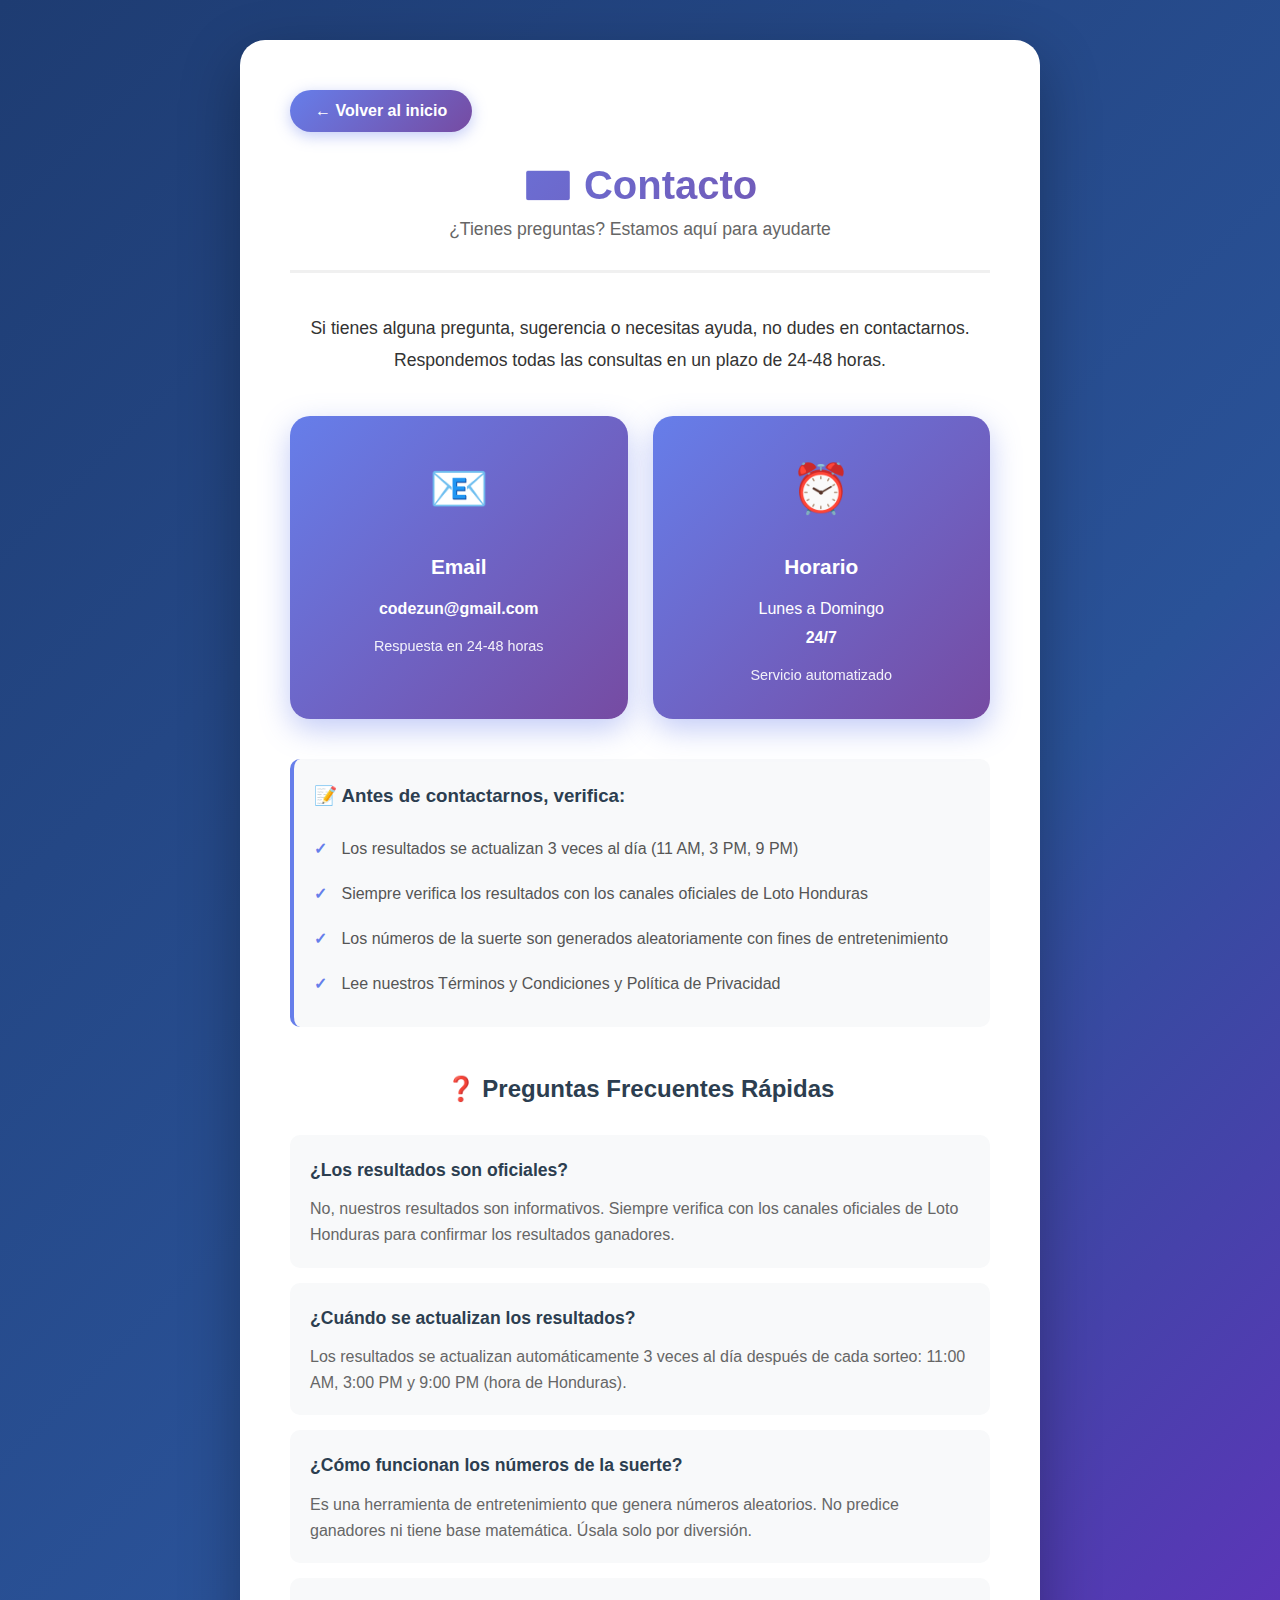
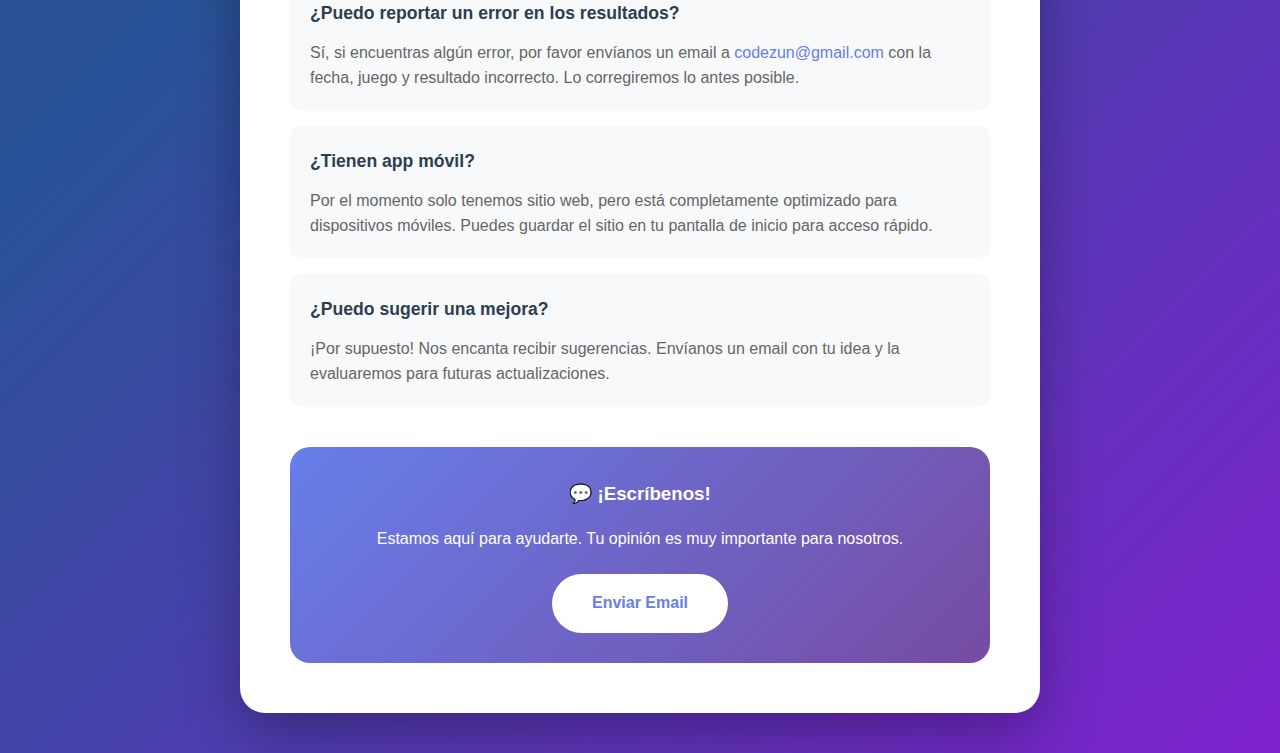
<file: contacto.html>
<!DOCTYPE html>
<html lang="es">
<head>
    <meta charset="UTF-8">
    <meta name="viewport" content="width=device-width, initial-scale=1.0">
    <title>Contacto | LotoHN Honduras</title>
    <style>
        * {
            margin: 0;
            padding: 0;
            box-sizing: border-box;
        }

        body {
            font-family: 'Segoe UI', Tahoma, Geneva, Verdana, sans-serif;
            background: linear-gradient(135deg, #1e3c72 0%, #2a5298 50%, #7e22ce 100%);
            min-height: 100vh;
            padding: 40px 20px;
        }

        .container {
            max-width: 800px;
            margin: 0 auto;
            background: white;
            border-radius: 25px;
            padding: 50px;
            box-shadow: 0 20px 60px rgba(0,0,0,0.3);
            animation: fadeIn 0.6s ease;
        }

        .header {
            text-align: center;
            margin-bottom: 40px;
            padding-bottom: 30px;
            border-bottom: 3px solid #f0f0f0;
        }

        .header h1 {
            font-size: 2.5em;
            color: #2c3e50;
            margin-bottom: 10px;
            background: linear-gradient(135deg, #667eea 0%, #764ba2 100%);
            -webkit-background-clip: text;
            -webkit-text-fill-color: transparent;
            background-clip: text;
        }

        .header p {
            color: #666;
            font-size: 1.1em;
        }

        .back-button {
            display: inline-flex;
            align-items: center;
            gap: 10px;
            background: linear-gradient(135deg, #667eea 0%, #764ba2 100%);
            color: white;
            padding: 12px 25px;
            border-radius: 50px;
            text-decoration: none;
            font-weight: 600;
            margin-bottom: 30px;
            transition: transform 0.3s ease;
            box-shadow: 0 4px 15px rgba(102, 126, 234, 0.4);
        }

        .back-button:hover {
            transform: translateY(-3px);
            box-shadow: 0 6px 20px rgba(102, 126, 234, 0.6);
        }

        .content {
            color: #333;
            line-height: 1.8;
        }

        .contact-cards {
            display: grid;
            grid-template-columns: repeat(auto-fit, minmax(250px, 1fr));
            gap: 25px;
            margin: 40px 0;
        }

        .contact-card {
            background: linear-gradient(135deg, #667eea 0%, #764ba2 100%);
            padding: 30px;
            border-radius: 20px;
            text-align: center;
            color: white;
            transition: transform 0.3s ease;
            box-shadow: 0 10px 30px rgba(102, 126, 234, 0.4);
        }

        .contact-card:hover {
            transform: translateY(-5px);
            box-shadow: 0 15px 40px rgba(102, 126, 234, 0.6);
        }

        .contact-card .icon {
            font-size: 3em;
            margin-bottom: 15px;
        }

        .contact-card h3 {
            margin-bottom: 10px;
            font-size: 1.3em;
        }

        .contact-card a {
            color: white;
            text-decoration: none;
            font-weight: 600;
            word-break: break-word;
        }

        .contact-card a:hover {
            text-decoration: underline;
        }

        .info-box {
            background: #f8f9fa;
            border-left: 4px solid #667eea;
            padding: 20px;
            border-radius: 10px;
            margin: 30px 0;
        }

        .info-box h3 {
            color: #2c3e50;
            margin-bottom: 15px;
        }

        .info-box ul {
            list-style: none;
            padding: 0;
        }

        .info-box li {
            padding: 8px 0;
            color: #555;
        }

        .info-box li::before {
            content: "✓ ";
            color: #667eea;
            font-weight: bold;
            margin-right: 10px;
        }

        .faq-section {
            margin-top: 40px;
        }

        .faq-item {
            background: #f8f9fa;
            padding: 20px;
            border-radius: 10px;
            margin-bottom: 15px;
        }

        .faq-item h4 {
            color: #2c3e50;
            margin-bottom: 10px;
            font-size: 1.1em;
        }

        .faq-item p {
            color: #666;
            line-height: 1.6;
        }

        @keyframes fadeIn {
            from {
                opacity: 0;
                transform: translateY(30px);
            }
            to {
                opacity: 1;
                transform: translateY(0);
            }
        }

        @media (max-width: 768px) {
            .container {
                padding: 30px 20px;
            }

            .header h1 {
                font-size: 2em;
            }

            .contact-cards {
                grid-template-columns: 1fr;
            }
        }
    </style>
</head>
<body>
    <div class="container">
        <a href="index" class="back-button">
            ← Volver al inicio
        </a>

        <div class="header">
            <h1>📧 Contacto</h1>
            <p>¿Tienes preguntas? Estamos aquí para ayudarte</p>
        </div>

        <div class="content">
            <p style="text-align: center; font-size: 1.1em; margin-bottom: 30px;">
                Si tienes alguna pregunta, sugerencia o necesitas ayuda, no dudes en contactarnos. 
                Respondemos todas las consultas en un plazo de 24-48 horas.
            </p>

            <div class="contact-cards">
                <div class="contact-card">
                    <div class="icon">📧</div>
                    <h3>Email</h3>
                    <p><a href="mailto:codezun@gmail.com">codezun@gmail.com</a></p>
                    <p style="font-size: 0.9em; margin-top: 10px; opacity: 0.9;">
                        Respuesta en 24-48 horas
                    </p>
                </div>

                <div class="contact-card">
                    <div class="icon">⏰</div>
                    <h3>Horario</h3>
                    <p>Lunes a Domingo</p>
                    <p style="font-weight: 600;">24/7</p>
                    <p style="font-size: 0.9em; margin-top: 10px; opacity: 0.9;">
                        Servicio automatizado
                    </p>
                </div>
            </div>

            <div class="info-box">
                <h3>📝 Antes de contactarnos, verifica:</h3>
                <ul>
                    <li>Los resultados se actualizan 3 veces al día (11 AM, 3 PM, 9 PM)</li>
                    <li>Siempre verifica los resultados con los canales oficiales de Loto Honduras</li>
                    <li>Los números de la suerte son generados aleatoriamente con fines de entretenimiento</li>
                    <li>Lee nuestros Términos y Condiciones y Política de Privacidad</li>
                </ul>
            </div>

            <div class="faq-section">
                <h2 style="color: #2c3e50; margin-bottom: 25px; text-align: center;">
                    ❓ Preguntas Frecuentes Rápidas
                </h2>

                <div class="faq-item">
                    <h4>¿Los resultados son oficiales?</h4>
                    <p>
                        No, nuestros resultados son informativos. Siempre verifica con los canales oficiales 
                        de Loto Honduras para confirmar los resultados ganadores.
                    </p>
                </div>

                <div class="faq-item">
                    <h4>¿Cuándo se actualizan los resultados?</h4>
                    <p>
                        Los resultados se actualizan automáticamente 3 veces al día después de cada sorteo: 
                        11:00 AM, 3:00 PM y 9:00 PM (hora de Honduras).
                    </p>
                </div>

                <div class="faq-item">
                    <h4>¿Cómo funcionan los números de la suerte?</h4>
                    <p>
                        Es una herramienta de entretenimiento que genera números aleatorios. No predice 
                        ganadores ni tiene base matemática. Úsala solo por diversión.
                    </p>
                </div>

                <div class="faq-item">
                    <h4>¿Puedo reportar un error en los resultados?</h4>
                    <p>
                        Sí, si encuentras algún error, por favor envíanos un email a 
                        <a href="mailto:codezun@gmail.com" style="color: #667eea; text-decoration: none;">
                            codezun@gmail.com
                        </a> 
                        con la fecha, juego y resultado incorrecto. Lo corregiremos lo antes posible.
                    </p>
                </div>

                <div class="faq-item">
                    <h4>¿Tienen app móvil?</h4>
                    <p>
                        Por el momento solo tenemos sitio web, pero está completamente optimizado para 
                        dispositivos móviles. Puedes guardar el sitio en tu pantalla de inicio para 
                        acceso rápido.
                    </p>
                </div>

                <div class="faq-item">
                    <h4>¿Puedo sugerir una mejora?</h4>
                    <p>
                        ¡Por supuesto! Nos encanta recibir sugerencias. Envíanos un email con tu idea 
                        y la evaluaremos para futuras actualizaciones.
                    </p>
                </div>
            </div>

            <div style="background: linear-gradient(135deg, #667eea 0%, #764ba2 100%); 
                        color: white; padding: 30px; border-radius: 20px; text-align: center; 
                        margin-top: 40px;">
                <h3 style="margin-bottom: 15px;">💬 ¡Escríbenos!</h3>
                <p style="margin-bottom: 20px;">
                    Estamos aquí para ayudarte. Tu opinión es muy importante para nosotros.
                </p>
                <a href="mailto:codezun@gmail.com" 
                   style="display: inline-block; background: white; color: #667eea; 
                          padding: 15px 40px; border-radius: 50px; text-decoration: none; 
                          font-weight: 700; transition: transform 0.3s ease;">
                    Enviar Email
                </a>
            </div>
        </div>
    </div>
</body>
</html>
</file>
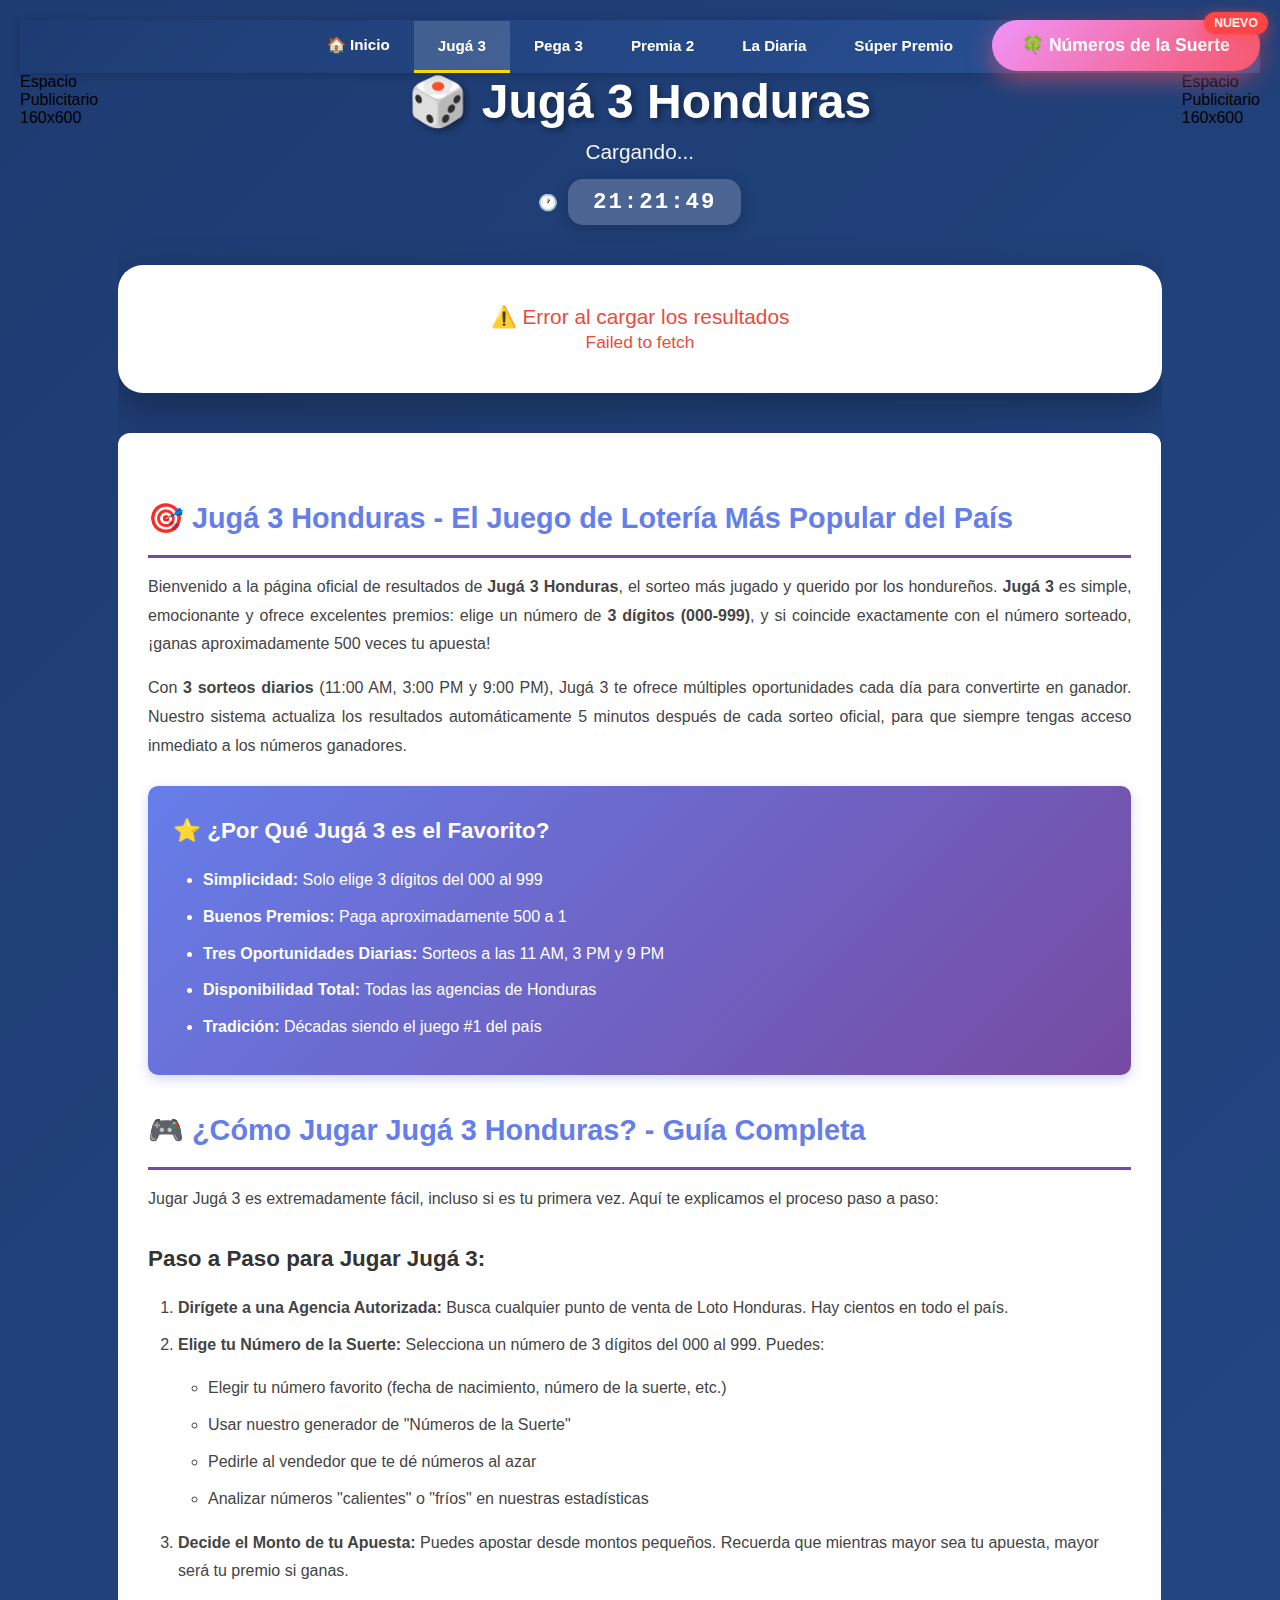
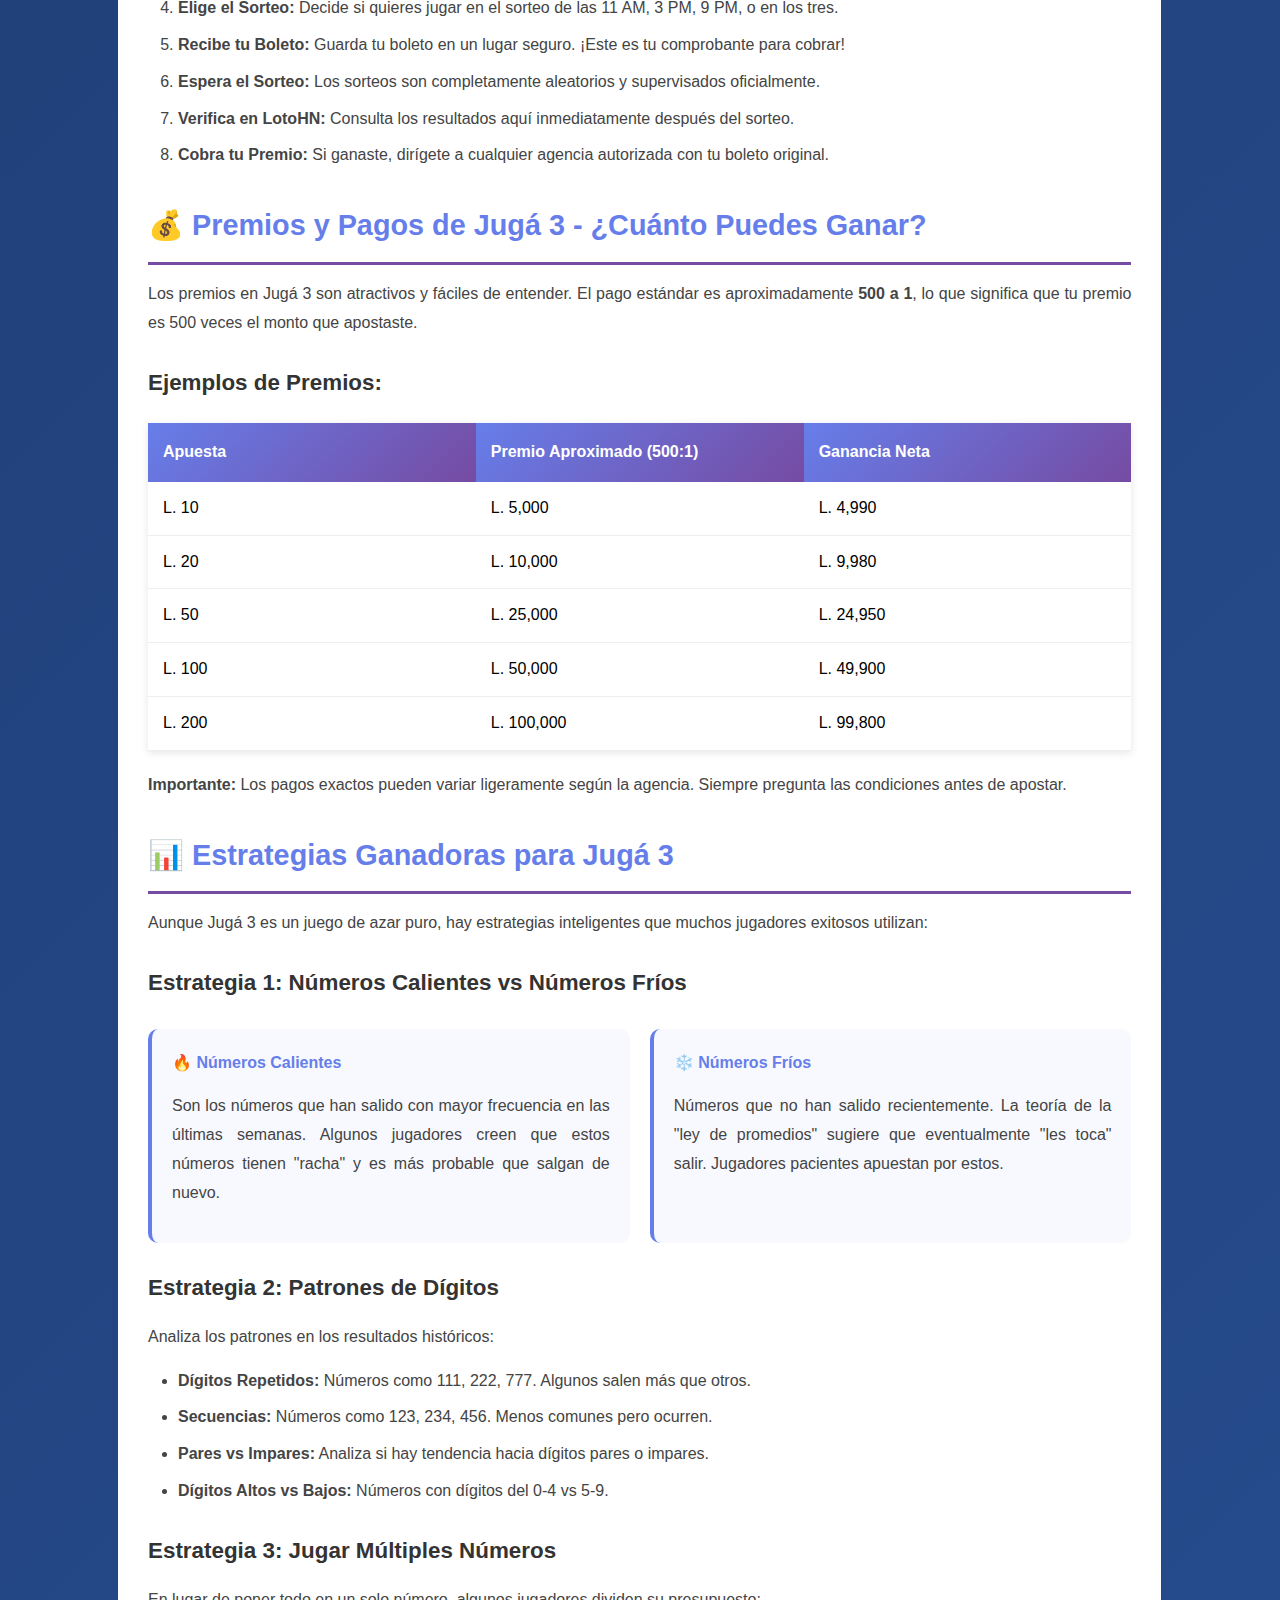
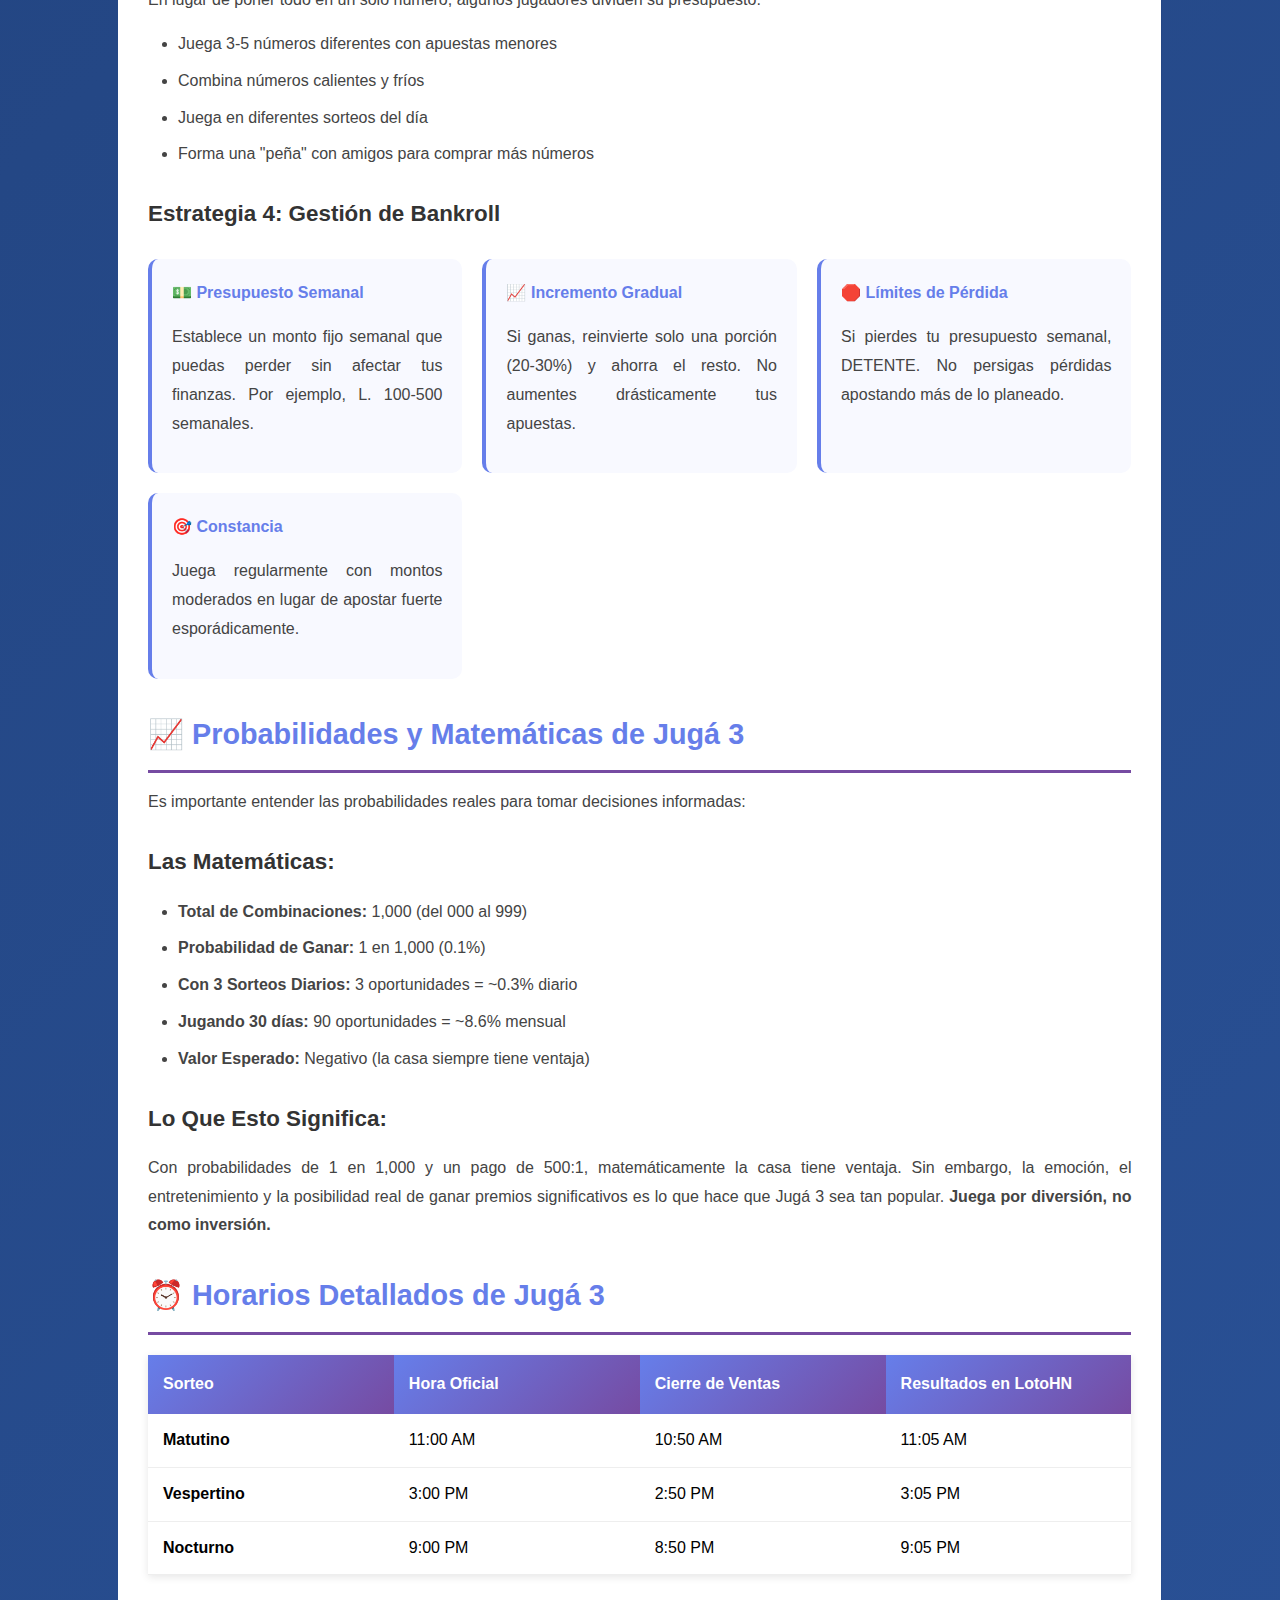
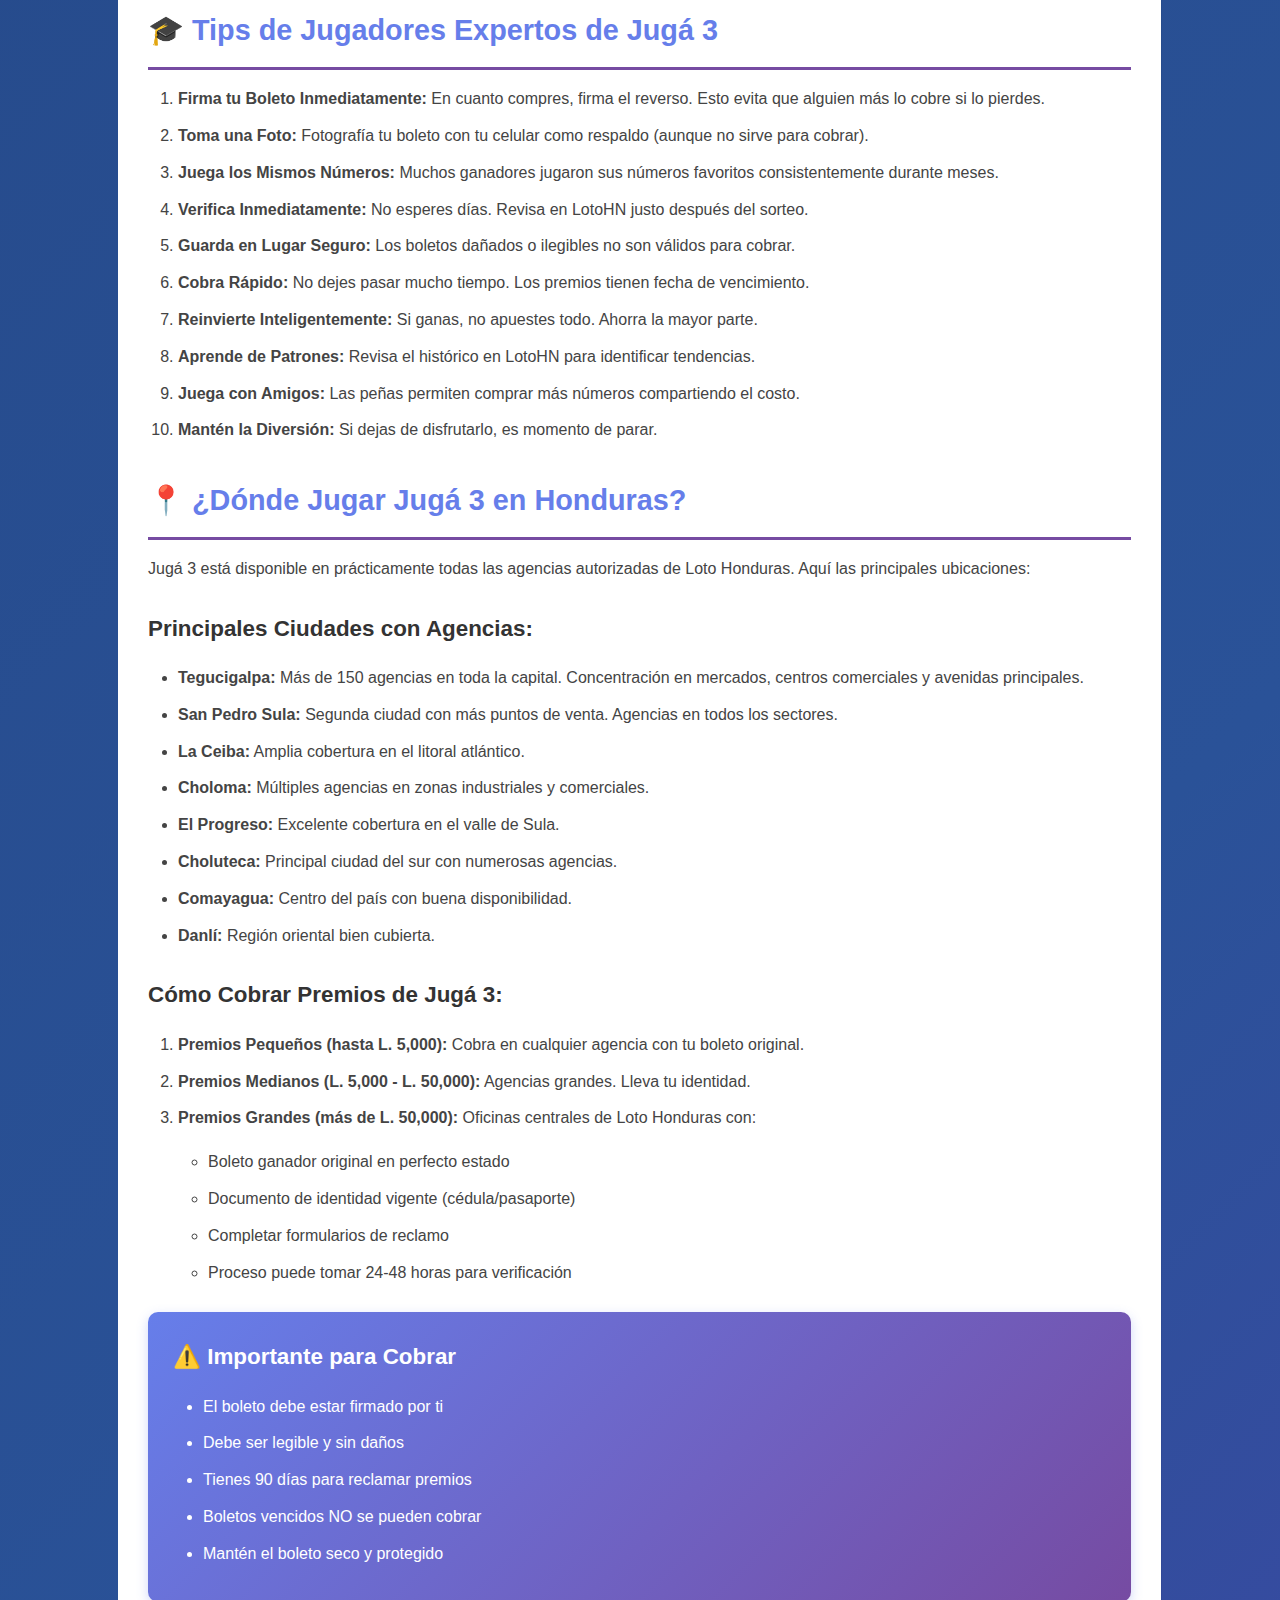
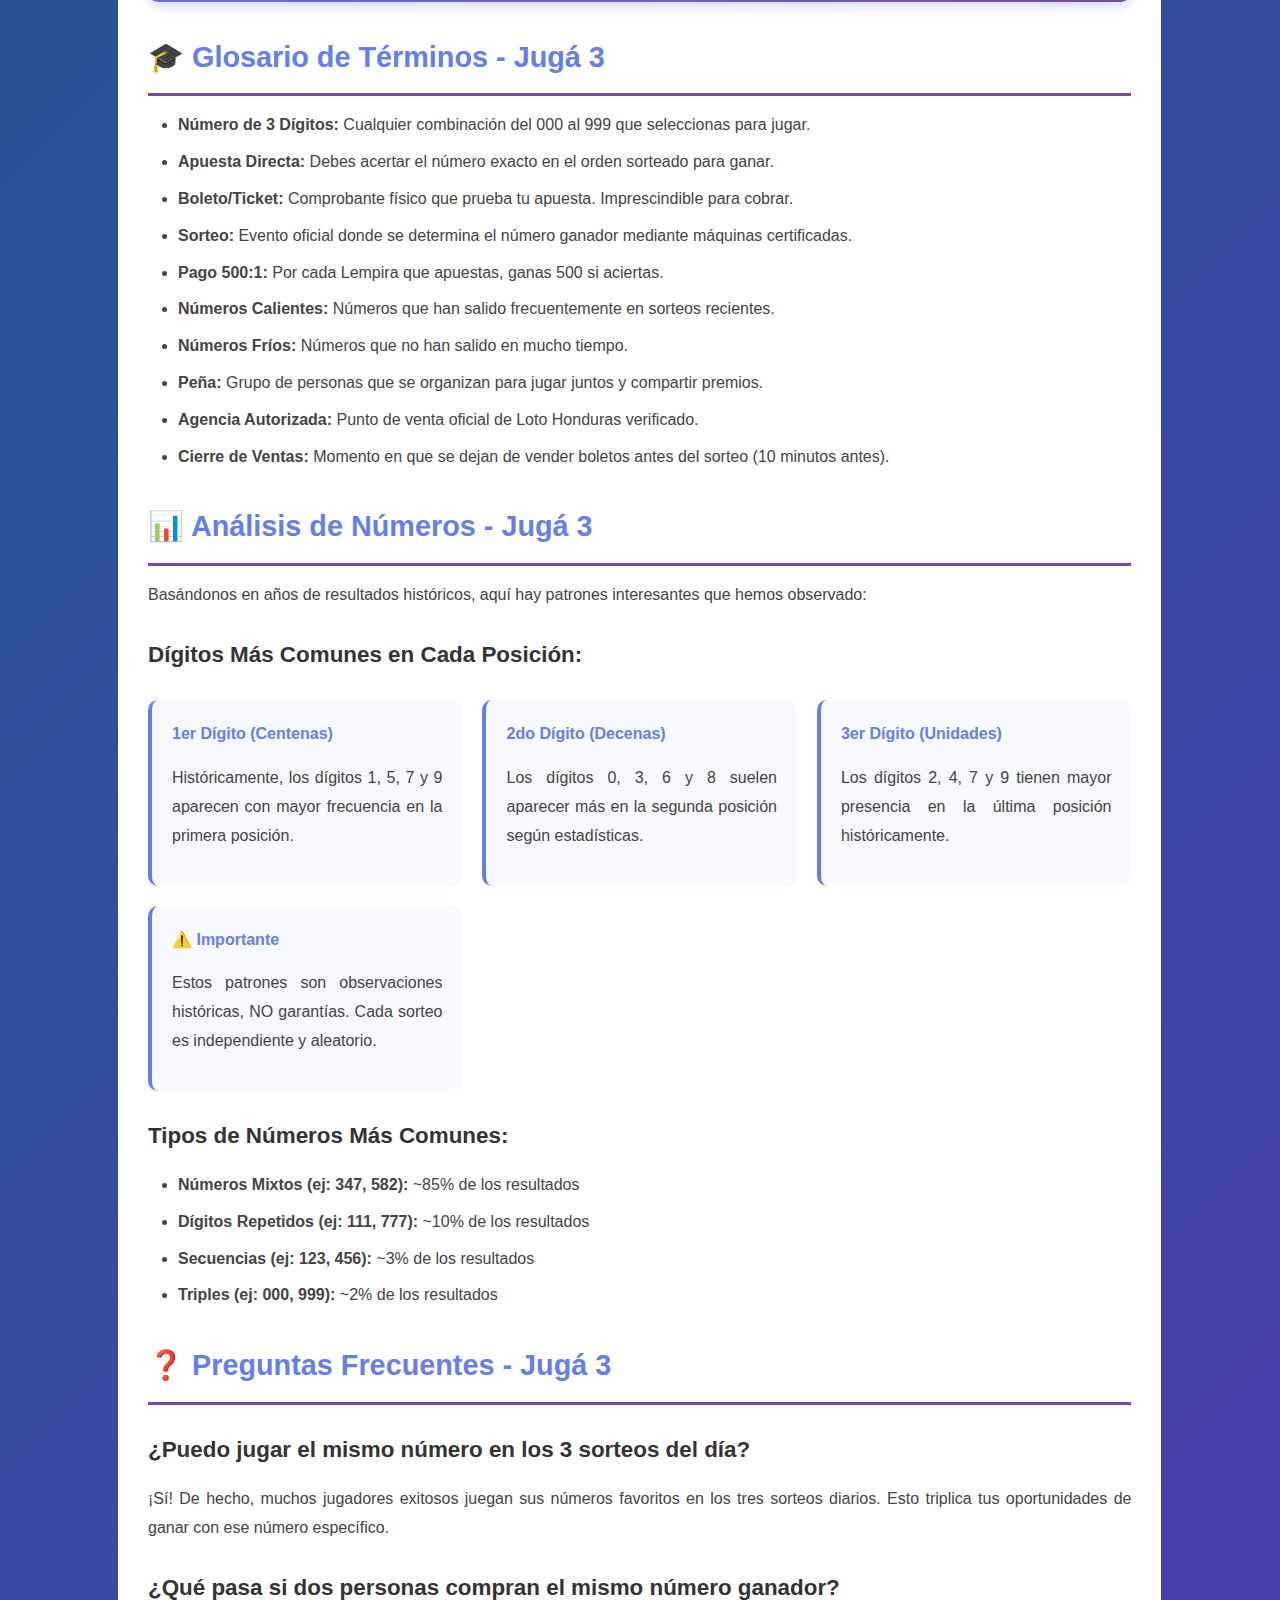
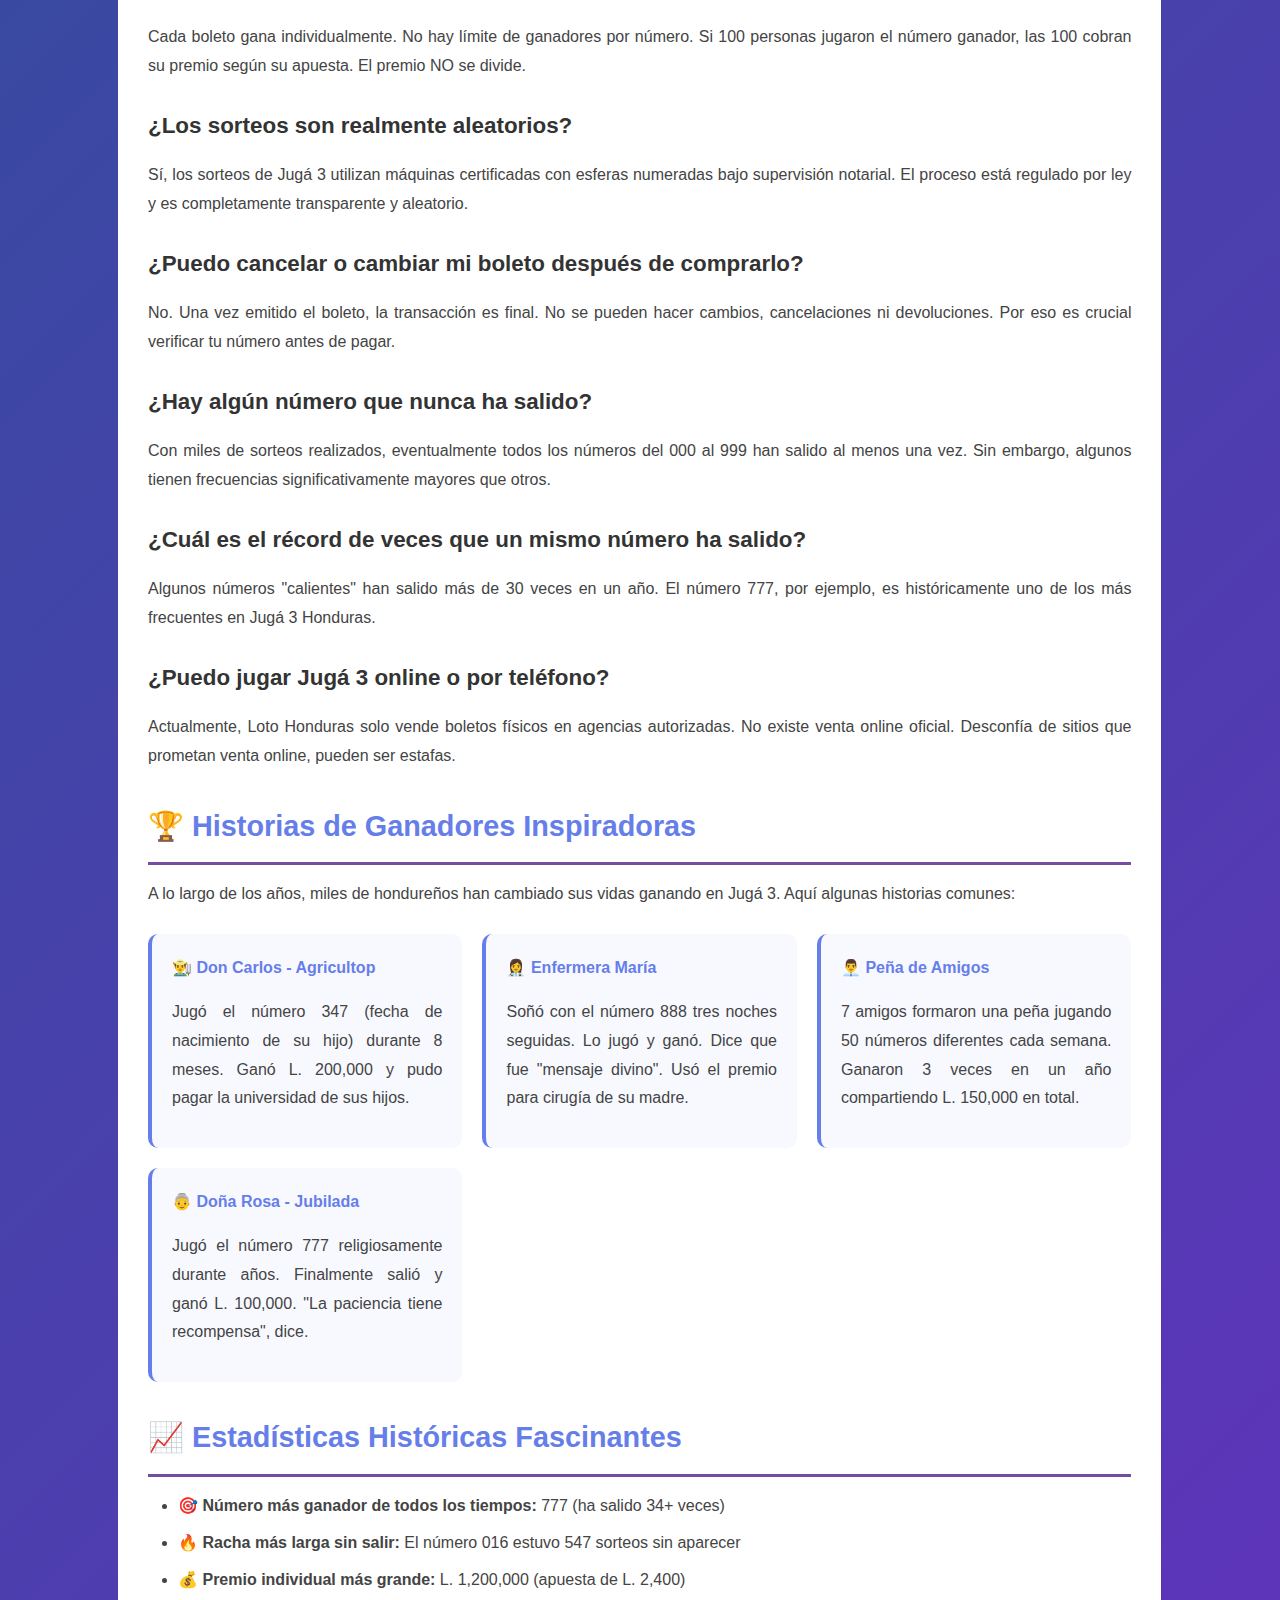
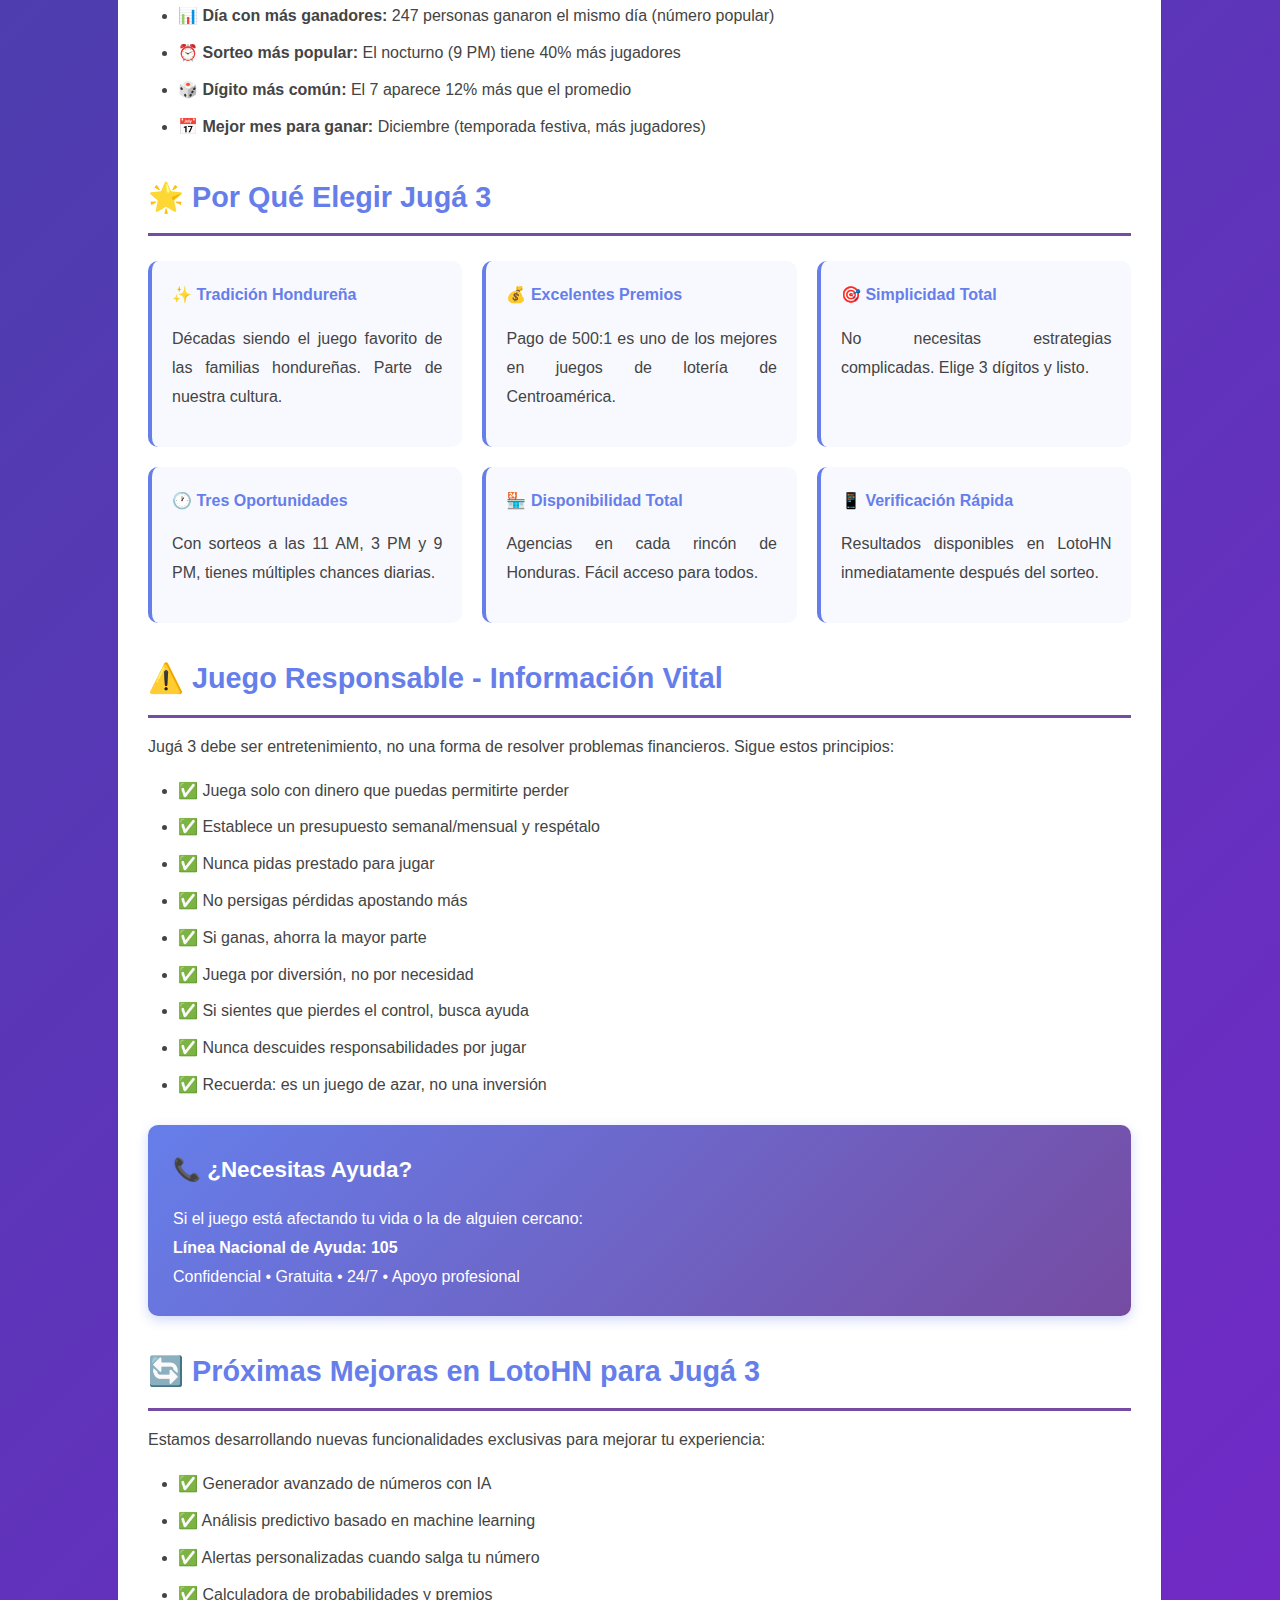
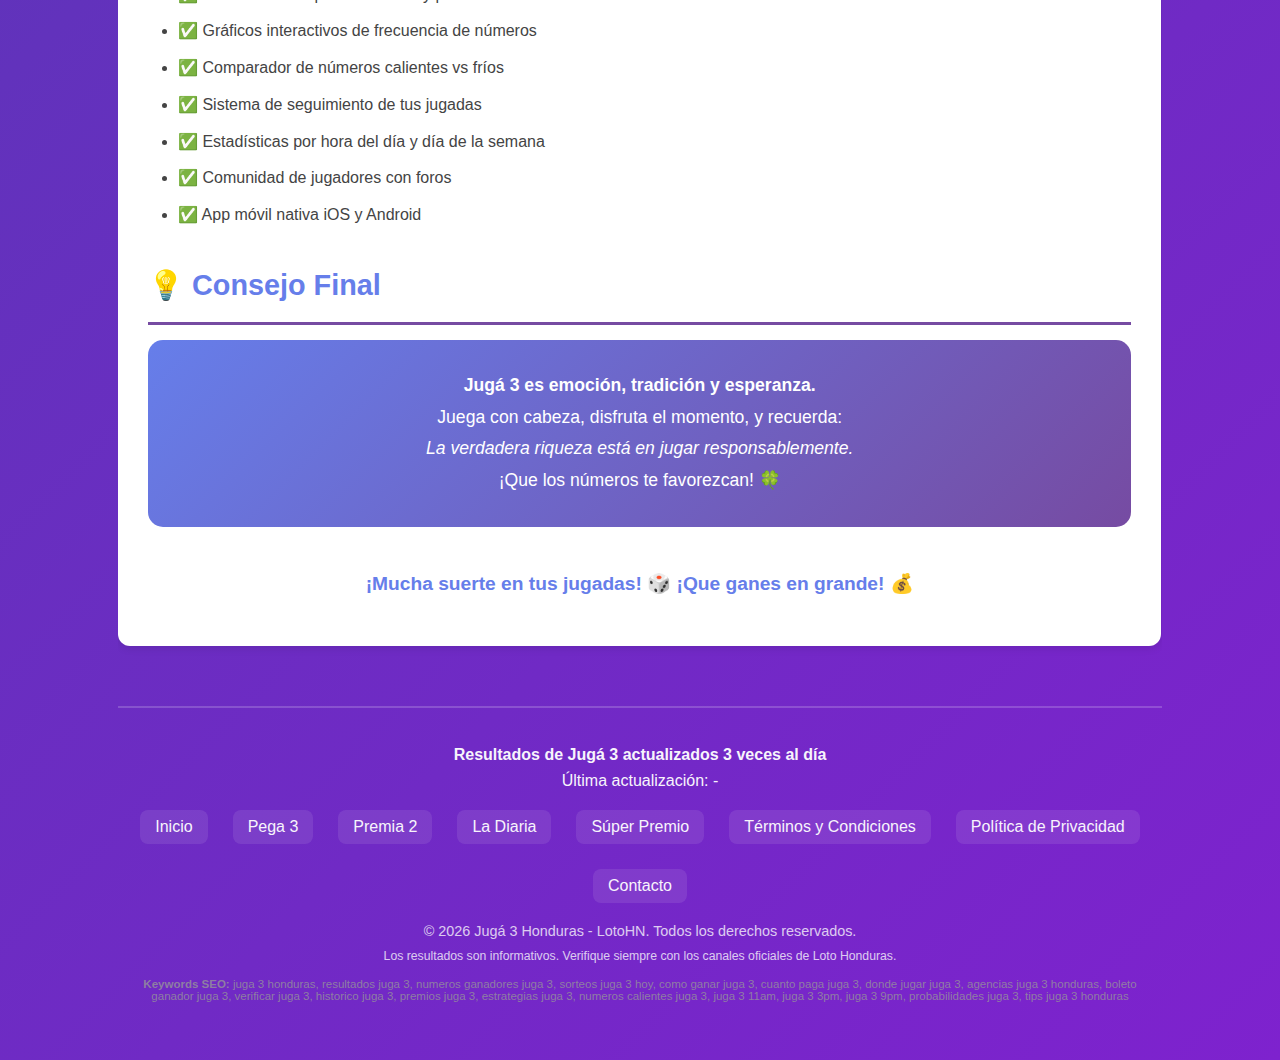
<file: juga-3.html>
<!DOCTYPE html>
<html lang="es-HN">
<head>
    <meta charset="UTF-8">
    <meta name="viewport" content="width=device-width, initial-scale=1.0">
    
    <!-- ============== SEO ULTRA AGRESIVO - JUGÁ 3 ============== -->
    <title>🏆 JUGÁ 3 Honduras HOY en VIVO | Resultados Actualizados 11AM 3PM 9PM | Números Ganadores | LotoHN Oficial 2026</title>
    <meta name="description" content="⭐ RESULTADOS OFICIALES Jugá 3 Honduras HOY ACTUALIZADOS ✅ Números ganadores 000-999 ⏰ Sorteos 11AM, 3PM, 9PM | Consulta GRATIS | Histórico completo | Estadísticas | Tips para ganar Jugá 3 | LotoHN #1">
    <meta name="keywords" content="juga 3 honduras, resultados juga 3 hoy, juga 3 honduras en vivo, numeros ganadores juga 3, sorteos juga 3 honduras, loteria juga 3, resultados loteria juga 3, juga 3 hn, juga 3 honduras 11am, juga 3 honduras 3pm, juga 3 honduras 9pm, como ganar juga 3, cuanto paga juga 3, donde jugar juga 3, estrategias juga 3, probabilidades juga 3, historico juga 3, premios juga 3, numeros calientes juga 3, numeros frios juga 3, juga 3 resultados ayer, juga 3 resultados semana, consultar juga 3, verificar boleto juga 3, juga tres honduras, jugá tres">
    
    <!-- ============== SEO TÉCNICO AVANZADO ============== -->
    <link rel="canonical" href="https://lotohn.com/juga-3">
    <meta name="author" content="LotoHN - Portal Oficial de Resultados">
    <meta name="robots" content="index, follow, max-image-preview:large, max-snippet:-1, max-video-preview:-1">
    <meta name="googlebot" content="index, follow, max-snippet:-1, max-image-preview:large, max-video-preview:-1">
    <meta name="bingbot" content="index, follow">
    <meta http-equiv="content-language" content="es-HN">
    <meta name="revisit-after" content="1 hour">
    <meta name="rating" content="general">
    <meta name="distribution" content="global">
    <meta name="language" content="Spanish">
    <meta name="coverage" content="Worldwide">
    <meta name="target" content="all">
    <meta name="HandheldFriendly" content="True">
    <meta name="MobileOptimized" content="320">
    
    <!-- ============== GEOLOCALIZACIÓN ============== -->
    <meta name="geo.region" content="HN">
    <meta name="geo.placename" content="Honduras, Tegucigalpa, San Pedro Sula, La Ceiba">
    <meta name="geo.position" content="14.0650;-87.2172">
    <meta name="ICBM" content="14.0650, -87.2172">
    
    <!-- ============== OPEN GRAPH ============== -->
    <meta property="og:type" content="website">
    <meta property="og:site_name" content="LotoHN - Jugá 3 Honduras">
    <meta property="og:title" content="🎲 Jugá 3 Honduras HOY - Números Ganadores en VIVO">
    <meta property="og:description" content="⭐ RESULTADOS ACTUALIZADOS de Jugá 3 Honduras. Números del 000 al 999. Sorteos 11AM, 3PM y 9PM. Consulta GRATIS.">
    <meta property="og:url" content="https://lotohn.com/juga-3">
    <meta property="og:image" content="https://lotohn.com/favicon.png">
    <meta property="og:locale" content="es_HN">
    
    <!-- ============== TWITTER CARD ============== -->
    <meta name="twitter:card" content="summary_large_image">
    <meta name="twitter:title" content="🎲 Jugá 3 Honduras HOY - Números Ganadores">
    <meta name="twitter:description" content="Consulta los números ganadores de Jugá 3. Actualización en tiempo real 3 veces al día.">
    <meta name="twitter:image" content="https://lotohn.com/favicon.png">
    
    <!-- ============== TEMA ============== -->
    <meta name="theme-color" content="#667eea">
    <link rel="icon" type="image/png" href="/favicon.png">
    
    <!-- ============== SCHEMA.ORG JSON-LD ============== -->
    <script type="application/ld+json">
    {
      "@context": "https://schema.org",
      "@type": "WebSite",
      "name": "Jugá 3 Honduras - LotoHN",
      "alternateName": ["Jugá 3 Honduras", "Resultados Jugá 3", "Juga 3 Hoy"],
      "url": "https://lotohn.com/juga-3",
      "description": "Resultados oficiales de Jugá 3 Honduras. Números ganadores del 000 al 999 actualizados en tiempo real 3 veces al día.",
      "inLanguage": "es-HN"
    }
    </script>
    
    <script type="application/ld+json">
    {
      "@context": "https://schema.org",
      "@type": "FAQPage",
      "mainEntity": [
        {
          "@type": "Question",
          "name": "¿Qué es Jugá 3 Honduras?",
          "acceptedAnswer": {
            "@type": "Answer",
            "text": "Jugá 3 es el juego de lotería más popular de Honduras. Consiste en elegir un número de 3 dígitos del 000 al 999. Si tu número coincide exactamente con el sorteado, ganas el premio mayor. Se realizan 3 sorteos diarios a las 11 AM, 3 PM y 9 PM."
          }
        },
        {
          "@type": "Question",
          "name": "¿Cómo se juega Jugá 3?",
          "acceptedAnswer": {
            "@type": "Answer",
            "text": "Para jugar Jugá 3 debes dirigirte a una agencia autorizada de Loto Honduras, elegir tu número de 3 dígitos (000-999), decidir el monto de tu apuesta y esperar el sorteo. Puedes jugar el mismo número en varios sorteos del día."
          }
        },
        {
          "@type": "Question",
          "name": "¿Cuánto paga Jugá 3 si gano?",
          "acceptedAnswer": {
            "@type": "Answer",
            "text": "Jugá 3 paga aproximadamente 500 a 1 por acierto directo. Esto significa que si apuestas L. 20 y ganas, recibirías L. 10,000. Los premios pueden variar según la agencia y modalidad de juego."
          }
        },
        {
          "@type": "Question",
          "name": "¿A qué hora salen los resultados de Jugá 3?",
          "acceptedAnswer": {
            "@type": "Answer",
            "text": "Los resultados de Jugá 3 se publican 3 veces al día: 11:00 AM (sorteo matutino), 3:00 PM (sorteo vespertino) y 9:00 PM (sorteo nocturno). En LotoHN actualizamos automáticamente 5 minutos después."
          }
        }
      ]
    }
    </script>
    
    <!-- ============== ESTILOS ============== -->
    <link rel="stylesheet" href="styles.css">
</head>
<body>
    <!-- ============== CONTENIDO SEO OCULTO PARA CRAWLERS ============== -->
    <div style="position: absolute; left: -9999px; width: 1px; height: 1px; overflow: hidden;" aria-hidden="true">
        <h1>Jugá 3 Honduras - Resultados Actualizados en Tiempo Real</h1>
        <h2>Sorteos Diarios Jugá 3: 11AM, 3PM, 9PM Honduras</h2>
        <p>Consulta GRATIS los resultados oficiales de Jugá 3 Honduras. Números ganadores del 000 al 999 actualizados automáticamente después de cada sorteo. Portal #1 de Honduras para verificar tu boleto ganador de Jugá 3.</p>
        
        <h3>¿Qué es Jugá 3 Honduras?</h3>
        <p>Jugá 3 es el sorteo más popular de la lotería nacional de Honduras. Es un juego simple pero emocionante donde seleccionas un número de 3 dígitos (del 000 al 999) y si coincide exactamente con el número sorteado, ganas el premio mayor de aproximadamente 500 veces tu apuesta.</p>
        
        <h3>Horarios de Sorteos Jugá 3</h3>
        <ul>
            <li>Sorteo Matutino Jugá 3: 11:00 AM hora de Honduras - Primer sorteo del día</li>
            <li>Sorteo Vespertino Jugá 3: 3:00 PM hora de Honduras - Sorteo de la tarde</li>
            <li>Sorteo Nocturno Jugá 3: 9:00 PM hora de Honduras - Sorteo principal del día</li>
        </ul>
        
        <h3>Palabras clave Jugá 3</h3>
        <p>juga 3 honduras resultados, numeros ganadores juga 3, sorteos juga 3 hoy, como ganar juga 3, cuanto paga juga 3, donde jugar juga 3 honduras, agencias juga 3, boleto ganador juga 3, verificar juga 3, historico juga 3, premios juga 3, estrategias juga 3, probabilidades juga 3, numeros calientes juga 3.</p>
    </div>

    <!-- Navegación -->
    <nav class="main-nav">
        <a href="index">🏠 Inicio</a>
        <a href="juga-3" class="active">Jugá 3</a>
        <a href="pega-3">Pega 3</a>
        <a href="premia-2">Premia 2</a>
        <a href="la-diaria">La Diaria</a>
        <a href="loto-super-premio">Súper Premio</a>
    </nav>

    <!-- Botón de ruleta -->
    <div class="ruleta-container">
        <button class="ruleta-button" onclick="mostrarRuleta()" aria-label="Generar números de la suerte">
            <span class="nuevo-badge">NUEVO</span>
            🍀 Números de la Suerte
        </button>
    </div>

    <!-- Overlay de la ruleta -->
    <div class="ruleta-overlay" id="ruletaOverlay" onclick="cerrarRuleta(event)">
        <div class="ruleta-content" onclick="event.stopPropagation()">
            <button class="ruleta-close" onclick="cerrarRuleta()" aria-label="Cerrar">×</button>
            <h2 class="ruleta-title">🎰 Tus Números de la Suerte</h2>
            <div id="ruletaDisplay">
                <div class="spinning-number">000</div>
                <p style="color: #999; margin-top: 20px;">Haz clic en "Girar" para descubrir tus números</p>
            </div>
            <button class="ruleta-button" onclick="girarRuleta()" style="margin-top: 30px;">🎲 Girar Ruleta</button>
        </div>
    </div>

    <div class="main-layout">
        <!-- Espacio publicitario izquierdo -->
        <aside class="ad-space" aria-label="Espacio publicitario">
            <div>Espacio<br>Publicitario<br>160x600</div>
        </aside>

        <main class="container">
            <header>
                <h1>🎲 Jugá 3 Honduras</h1>
                <div class="fecha-actual" id="fechaActual">Cargando...</div>
                <div class="reloj-container">
                    <span aria-hidden="true">🕐</span>
                    <time class="reloj" id="relojHonduras" datetime="">--:--:--</time>
                </div>
            </header>

            <div id="loading" class="loading" role="status" aria-live="polite">
                <div class="spinner" aria-hidden="true"></div>
                <p>Cargando resultados de Jugá 3...</p>
            </div>

            <section id="contenido" aria-label="Resultados de Jugá 3"></section>

            <!-- ============== CONTENIDO SEO ESPECÍFICO JUGÁ 3 ============== -->
            <article class="seo-content">
                <h2>🎯 Jugá 3 Honduras - El Juego de Lotería Más Popular del País</h2>
                <p>
                    Bienvenido a la página oficial de resultados de <strong>Jugá 3 Honduras</strong>, el sorteo más jugado y querido por los hondureños. <strong>Jugá 3</strong> es simple, emocionante y ofrece excelentes premios: elige un número de <strong>3 dígitos (000-999)</strong>, y si coincide exactamente con el número sorteado, ¡ganas aproximadamente 500 veces tu apuesta!
                </p>
                <p>
                    Con <strong>3 sorteos diarios</strong> (11:00 AM, 3:00 PM y 9:00 PM), Jugá 3 te ofrece múltiples oportunidades cada día para convertirte en ganador. Nuestro sistema actualiza los resultados automáticamente 5 minutos después de cada sorteo oficial, para que siempre tengas acceso inmediato a los números ganadores.
                </p>

                <div class="highlight-box">
                    <h3 style="margin-top:0;color:white;">⭐ ¿Por Qué Jugá 3 es el Favorito?</h3>
                    <ul style="color:white;margin-bottom:0;">
                        <li><strong>Simplicidad:</strong> Solo elige 3 dígitos del 000 al 999</li>
                        <li><strong>Buenos Premios:</strong> Paga aproximadamente 500 a 1</li>
                        <li><strong>Tres Oportunidades Diarias:</strong> Sorteos a las 11 AM, 3 PM y 9 PM</li>
                        <li><strong>Disponibilidad Total:</strong> Todas las agencias de Honduras</li>
                        <li><strong>Tradición:</strong> Décadas siendo el juego #1 del país</li>
                    </ul>
                </div>

                <h2>🎮 ¿Cómo Jugar Jugá 3 Honduras? - Guía Completa</h2>
                <p>
                    Jugar Jugá 3 es extremadamente fácil, incluso si es tu primera vez. Aquí te explicamos el proceso paso a paso:
                </p>

                <h3>Paso a Paso para Jugar Jugá 3:</h3>
                <ol>
                    <li>
                        <strong>Dirígete a una Agencia Autorizada:</strong> Busca cualquier punto de venta de Loto Honduras. Hay cientos en todo el país.
                    </li>
                    <li>
                        <strong>Elige tu Número de la Suerte:</strong> Selecciona un número de 3 dígitos del 000 al 999. Puedes:
                        <ul>
                            <li>Elegir tu número favorito (fecha de nacimiento, número de la suerte, etc.)</li>
                            <li>Usar nuestro generador de "Números de la Suerte"</li>
                            <li>Pedirle al vendedor que te dé números al azar</li>
                            <li>Analizar números "calientes" o "fríos" en nuestras estadísticas</li>
                        </ul>
                    </li>
                    <li>
                        <strong>Decide el Monto de tu Apuesta:</strong> Puedes apostar desde montos pequeños. Recuerda que mientras mayor sea tu apuesta, mayor será tu premio si ganas.
                    </li>
                    <li>
                        <strong>Elige el Sorteo:</strong> Decide si quieres jugar en el sorteo de las 11 AM, 3 PM, 9 PM, o en los tres.
                    </li>
                    <li>
                        <strong>Recibe tu Boleto:</strong> Guarda tu boleto en un lugar seguro. ¡Este es tu comprobante para cobrar!
                    </li>
                    <li>
                        <strong>Espera el Sorteo:</strong> Los sorteos son completamente aleatorios y supervisados oficialmente.
                    </li>
                    <li>
                        <strong>Verifica en LotoHN:</strong> Consulta los resultados aquí inmediatamente después del sorteo.
                    </li>
                    <li>
                        <strong>Cobra tu Premio:</strong> Si ganaste, dirígete a cualquier agencia autorizada con tu boleto original.
                    </li>
                </ol>

                <h2>💰 Premios y Pagos de Jugá 3 - ¿Cuánto Puedes Ganar?</h2>
                <p>
                    Los premios en Jugá 3 son atractivos y fáciles de entender. El pago estándar es aproximadamente <strong>500 a 1</strong>, lo que significa que tu premio es 500 veces el monto que apostaste.
                </p>

                <h3>Ejemplos de Premios:</h3>
                <table class="stats-table">
                    <thead>
                        <tr>
                            <th>Apuesta</th>
                            <th>Premio Aproximado (500:1)</th>
                            <th>Ganancia Neta</th>
                        </tr>
                    </thead>
                    <tbody>
                        <tr>
                            <td>L. 10</td>
                            <td>L. 5,000</td>
                            <td>L. 4,990</td>
                        </tr>
                        <tr>
                            <td>L. 20</td>
                            <td>L. 10,000</td>
                            <td>L. 9,980</td>
                        </tr>
                        <tr>
                            <td>L. 50</td>
                            <td>L. 25,000</td>
                            <td>L. 24,950</td>
                        </tr>
                        <tr>
                            <td>L. 100</td>
                            <td>L. 50,000</td>
                            <td>L. 49,900</td>
                        </tr>
                        <tr>
                            <td>L. 200</td>
                            <td>L. 100,000</td>
                            <td>L. 99,800</td>
                        </tr>
                    </tbody>
                </table>

                <p>
                    <strong>Importante:</strong> Los pagos exactos pueden variar ligeramente según la agencia. Siempre pregunta las condiciones antes de apostar.
                </p>

                <h2>📊 Estrategias Ganadoras para Jugá 3</h2>
                <p>
                    Aunque Jugá 3 es un juego de azar puro, hay estrategias inteligentes que muchos jugadores exitosos utilizan:
                </p>

                <h3>Estrategia 1: Números Calientes vs Números Fríos</h3>
                <div class="tips-grid">
                    <div class="tip-card">
                        <h4>🔥 Números Calientes</h4>
                        <p>Son los números que han salido con mayor frecuencia en las últimas semanas. Algunos jugadores creen que estos números tienen "racha" y es más probable que salgan de nuevo.</p>
                    </div>
                    <div class="tip-card">
                        <h4>❄️ Números Fríos</h4>
                        <p>Números que no han salido recientemente. La teoría de la "ley de promedios" sugiere que eventualmente "les toca" salir. Jugadores pacientes apuestan por estos.</p>
                    </div>
                </div>

                <h3>Estrategia 2: Patrones de Dígitos</h3>
                <p>
                    Analiza los patrones en los resultados históricos:
                </p>
                <ul>
                    <li><strong>Dígitos Repetidos:</strong> Números como 111, 222, 777. Algunos salen más que otros.</li>
                    <li><strong>Secuencias:</strong> Números como 123, 234, 456. Menos comunes pero ocurren.</li>
                    <li><strong>Pares vs Impares:</strong> Analiza si hay tendencia hacia dígitos pares o impares.</li>
                    <li><strong>Dígitos Altos vs Bajos:</strong> Números con dígitos del 0-4 vs 5-9.</li>
                </ul>

                <h3>Estrategia 3: Jugar Múltiples Números</h3>
                <p>
                    En lugar de poner todo en un solo número, algunos jugadores dividen su presupuesto:
                </p>
                <ul>
                    <li>Juega 3-5 números diferentes con apuestas menores</li>
                    <li>Combina números calientes y fríos</li>
                    <li>Juega en diferentes sorteos del día</li>
                    <li>Forma una "peña" con amigos para comprar más números</li>
                </ul>

                <h3>Estrategia 4: Gestión de Bankroll</h3>
                <div class="tips-grid">
                    <div class="tip-card">
                        <h4>💵 Presupuesto Semanal</h4>
                        <p>Establece un monto fijo semanal que puedas perder sin afectar tus finanzas. Por ejemplo, L. 100-500 semanales.</p>
                    </div>
                    <div class="tip-card">
                        <h4>📈 Incremento Gradual</h4>
                        <p>Si ganas, reinvierte solo una porción (20-30%) y ahorra el resto. No aumentes drásticamente tus apuestas.</p>
                    </div>
                    <div class="tip-card">
                        <h4>🛑 Límites de Pérdida</h4>
                        <p>Si pierdes tu presupuesto semanal, DETENTE. No persigas pérdidas apostando más de lo planeado.</p>
                    </div>
                    <div class="tip-card">
                        <h4>🎯 Constancia</h4>
                        <p>Juega regularmente con montos moderados en lugar de apostar fuerte esporádicamente.</p>
                    </div>
                </div>

                <h2>📈 Probabilidades y Matemáticas de Jugá 3</h2>
                <p>
                    Es importante entender las probabilidades reales para tomar decisiones informadas:
                </p>

                <h3>Las Matemáticas:</h3>
                <ul>
                    <li><strong>Total de Combinaciones:</strong> 1,000 (del 000 al 999)</li>
                    <li><strong>Probabilidad de Ganar:</strong> 1 en 1,000 (0.1%)</li>
                    <li><strong>Con 3 Sorteos Diarios:</strong> 3 oportunidades = ~0.3% diario</li>
                    <li><strong>Jugando 30 días:</strong> 90 oportunidades = ~8.6% mensual</li>
                    <li><strong>Valor Esperado:</strong> Negativo (la casa siempre tiene ventaja)</li>
                </ul>

                <h3>Lo Que Esto Significa:</h3>
                <p>
                    Con probabilidades de 1 en 1,000 y un pago de 500:1, matemáticamente la casa tiene ventaja. Sin embargo, la emoción, el entretenimiento y la posibilidad real de ganar premios significativos es lo que hace que Jugá 3 sea tan popular. <strong>Juega por diversión, no como inversión.</strong>
                </p>

                <h2>⏰ Horarios Detallados de Jugá 3</h2>
                <table class="stats-table">
                    <thead>
                        <tr>
                            <th>Sorteo</th>
                            <th>Hora Oficial</th>
                            <th>Cierre de Ventas</th>
                            <th>Resultados en LotoHN</th>
                        </tr>
                    </thead>
                    <tbody>
                        <tr>
                            <td><strong>Matutino</strong></td>
                            <td>11:00 AM</td>
                            <td>10:50 AM</td>
                            <td>11:05 AM</td>
                        </tr>
                        <tr>
                            <td><strong>Vespertino</strong></td>
                            <td>3:00 PM</td>
                            <td>2:50 PM</td>
                            <td>3:05 PM</td>
                        </tr>
                        <tr>
                            <td><strong>Nocturno</strong></td>
                            <td>9:00 PM</td>
                            <td>8:50 PM</td>
                            <td>9:05 PM</td>
                        </tr>
                    </tbody>
                </table>

                <h2>🎓 Tips de Jugadores Expertos de Jugá 3</h2>
                <ol>
                    <li><strong>Firma tu Boleto Inmediatamente:</strong> En cuanto compres, firma el reverso. Esto evita que alguien más lo cobre si lo pierdes.</li>
                    <li><strong>Toma una Foto:</strong> Fotografía tu boleto con tu celular como respaldo (aunque no sirve para cobrar).</li>
                    <li><strong>Juega los Mismos Números:</strong> Muchos ganadores jugaron sus números favoritos consistentemente durante meses.</li>
                    <li><strong>Verifica Inmediatamente:</strong> No esperes días. Revisa en LotoHN justo después del sorteo.</li>
                    <li><strong>Guarda en Lugar Seguro:</strong> Los boletos dañados o ilegibles no son válidos para cobrar.</li>
                    <li><strong>Cobra Rápido:</strong> No dejes pasar mucho tiempo. Los premios tienen fecha de vencimiento.</li>
                    <li><strong>Reinvierte Inteligentemente:</strong> Si ganas, no apuestes todo. Ahorra la mayor parte.</li>
                    <li><strong>Aprende de Patrones:</strong> Revisa el histórico en LotoHN para identificar tendencias.</li>
                    <li><strong>Juega con Amigos:</strong> Las peñas permiten comprar más números compartiendo el costo.</li>
                    <li><strong>Mantén la Diversión:</strong> Si dejas de disfrutarlo, es momento de parar.</li>
                </ol>

                <h2>📍 ¿Dónde Jugar Jugá 3 en Honduras?</h2>
                <p>
                    Jugá 3 está disponible en prácticamente todas las agencias autorizadas de Loto Honduras. Aquí las principales ubicaciones:
                </p>

                <h3>Principales Ciudades con Agencias:</h3>
                <ul>
                    <li><strong>Tegucigalpa:</strong> Más de 150 agencias en toda la capital. Concentración en mercados, centros comerciales y avenidas principales.</li>
                    <li><strong>San Pedro Sula:</strong> Segunda ciudad con más puntos de venta. Agencias en todos los sectores.</li>
                    <li><strong>La Ceiba:</strong> Amplia cobertura en el litoral atlántico.</li>
                    <li><strong>Choloma:</strong> Múltiples agencias en zonas industriales y comerciales.</li>
                    <li><strong>El Progreso:</strong> Excelente cobertura en el valle de Sula.</li>
                    <li><strong>Choluteca:</strong> Principal ciudad del sur con numerosas agencias.</li>
                    <li><strong>Comayagua:</strong> Centro del país con buena disponibilidad.</li>
                    <li><strong>Danlí:</strong> Región oriental bien cubierta.</li>
                </ul>

                <h3>Cómo Cobrar Premios de Jugá 3:</h3>
                <ol>
                    <li><strong>Premios Pequeños (hasta L. 5,000):</strong> Cobra en cualquier agencia con tu boleto original.</li>
                    <li><strong>Premios Medianos (L. 5,000 - L. 50,000):</strong> Agencias grandes. Lleva tu identidad.</li>
                    <li><strong>Premios Grandes (más de L. 50,000):</strong> Oficinas centrales de Loto Honduras con:
                        <ul>
                            <li>Boleto ganador original en perfecto estado</li>
                            <li>Documento de identidad vigente (cédula/pasaporte)</li>
                            <li>Completar formularios de reclamo</li>
                            <li>Proceso puede tomar 24-48 horas para verificación</li>
                        </ul>
                    </li>
                </ol>

                <div class="highlight-box">
                    <h3 style="margin-top:0;color:white;">⚠️ Importante para Cobrar</h3>
                    <ul style="color:white;margin-bottom:0;">
                        <li>El boleto debe estar firmado por ti</li>
                        <li>Debe ser legible y sin daños</li>
                        <li>Tienes 90 días para reclamar premios</li>
                        <li>Boletos vencidos NO se pueden cobrar</li>
                        <li>Mantén el boleto seco y protegido</li>
                    </ul>
                </div>

                <h2>🎓 Glosario de Términos - Jugá 3</h2>
                <ul>
                    <li><strong>Número de 3 Dígitos:</strong> Cualquier combinación del 000 al 999 que seleccionas para jugar.</li>
                    <li><strong>Apuesta Directa:</strong> Debes acertar el número exacto en el orden sorteado para ganar.</li>
                    <li><strong>Boleto/Ticket:</strong> Comprobante físico que prueba tu apuesta. Imprescindible para cobrar.</li>
                    <li><strong>Sorteo:</strong> Evento oficial donde se determina el número ganador mediante máquinas certificadas.</li>
                    <li><strong>Pago 500:1:</strong> Por cada Lempira que apuestas, ganas 500 si aciertas.</li>
                    <li><strong>Números Calientes:</strong> Números que han salido frecuentemente en sorteos recientes.</li>
                    <li><strong>Números Fríos:</strong> Números que no han salido en mucho tiempo.</li>
                    <li><strong>Peña:</strong> Grupo de personas que se organizan para jugar juntos y compartir premios.</li>
                    <li><strong>Agencia Autorizada:</strong> Punto de venta oficial de Loto Honduras verificado.</li>
                    <li><strong>Cierre de Ventas:</strong> Momento en que se dejan de vender boletos antes del sorteo (10 minutos antes).</li>
                </ul>

                <h2>📊 Análisis de Números - Jugá 3</h2>
                <p>
                    Basándonos en años de resultados históricos, aquí hay patrones interesantes que hemos observado:
                </p>

                <h3>Dígitos Más Comunes en Cada Posición:</h3>
                <div class="tips-grid">
                    <div class="tip-card">
                        <h4>1er Dígito (Centenas)</h4>
                        <p>Históricamente, los dígitos 1, 5, 7 y 9 aparecen con mayor frecuencia en la primera posición.</p>
                    </div>
                    <div class="tip-card">
                        <h4>2do Dígito (Decenas)</h4>
                        <p>Los dígitos 0, 3, 6 y 8 suelen aparecer más en la segunda posición según estadísticas.</p>
                    </div>
                    <div class="tip-card">
                        <h4>3er Dígito (Unidades)</h4>
                        <p>Los dígitos 2, 4, 7 y 9 tienen mayor presencia en la última posición históricamente.</p>
                    </div>
                    <div class="tip-card">
                        <h4>⚠️ Importante</h4>
                        <p>Estos patrones son observaciones históricas, NO garantías. Cada sorteo es independiente y aleatorio.</p>
                    </div>
                </div>

                <h3>Tipos de Números Más Comunes:</h3>
                <ul>
                    <li><strong>Números Mixtos (ej: 347, 582):</strong> ~85% de los resultados</li>
                    <li><strong>Dígitos Repetidos (ej: 111, 777):</strong> ~10% de los resultados</li>
                    <li><strong>Secuencias (ej: 123, 456):</strong> ~3% de los resultados</li>
                    <li><strong>Triples (ej: 000, 999):</strong> ~2% de los resultados</li>
                </ul>

                <h2>❓ Preguntas Frecuentes - Jugá 3</h2>
                
                <h3>¿Puedo jugar el mismo número en los 3 sorteos del día?</h3>
                <p>
                    ¡Sí! De hecho, muchos jugadores exitosos juegan sus números favoritos en los tres sorteos diarios. Esto triplica tus oportunidades de ganar con ese número específico.
                </p>

                <h3>¿Qué pasa si dos personas compran el mismo número ganador?</h3>
                <p>
                    Cada boleto gana individualmente. No hay límite de ganadores por número. Si 100 personas jugaron el número ganador, las 100 cobran su premio según su apuesta. El premio NO se divide.
                </p>

                <h3>¿Los sorteos son realmente aleatorios?</h3>
                <p>
                    Sí, los sorteos de Jugá 3 utilizan máquinas certificadas con esferas numeradas bajo supervisión notarial. El proceso está regulado por ley y es completamente transparente y aleatorio.
                </p>

                <h3>¿Puedo cancelar o cambiar mi boleto después de comprarlo?</h3>
                <p>
                    No. Una vez emitido el boleto, la transacción es final. No se pueden hacer cambios, cancelaciones ni devoluciones. Por eso es crucial verificar tu número antes de pagar.
                </p>

                <h3>¿Hay algún número que nunca ha salido?</h3>
                <p>
                    Con miles de sorteos realizados, eventualmente todos los números del 000 al 999 han salido al menos una vez. Sin embargo, algunos tienen frecuencias significativamente mayores que otros.
                </p>

                <h3>¿Cuál es el récord de veces que un mismo número ha salido?</h3>
                <p>
                    Algunos números "calientes" han salido más de 30 veces en un año. El número 777, por ejemplo, es históricamente uno de los más frecuentes en Jugá 3 Honduras.
                </p>

                <h3>¿Puedo jugar Jugá 3 online o por teléfono?</h3>
                <p>
                    Actualmente, Loto Honduras solo vende boletos físicos en agencias autorizadas. No existe venta online oficial. Desconfía de sitios que prometan venta online, pueden ser estafas.
                </p>

                <h2>🏆 Historias de Ganadores Inspiradoras</h2>
                <p>
                    A lo largo de los años, miles de hondureños han cambiado sus vidas ganando en Jugá 3. Aquí algunas historias comunes:
                </p>

                <div class="tips-grid">
                    <div class="tip-card">
                        <h4>👨‍🌾 Don Carlos - Agricultор</h4>
                        <p>Jugó el número 347 (fecha de nacimiento de su hijo) durante 8 meses. Ganó L. 200,000 y pudo pagar la universidad de sus hijos.</p>
                    </div>
                    <div class="tip-card">
                        <h4>👩‍⚕️ Enfermera María</h4>
                        <p>Soñó con el número 888 tres noches seguidas. Lo jugó y ganó. Dice que fue "mensaje divino". Usó el premio para cirugía de su madre.</p>
                    </div>
                    <div class="tip-card">
                        <h4>👨‍💼 Peña de Amigos</h4>
                        <p>7 amigos formaron una peña jugando 50 números diferentes cada semana. Ganaron 3 veces en un año compartiendo L. 150,000 en total.</p>
                    </div>
                    <div class="tip-card">
                        <h4>👵 Doña Rosa - Jubilada</h4>
                        <p>Jugó el número 777 religiosamente durante años. Finalmente salió y ganó L. 100,000. "La paciencia tiene recompensa", dice.</p>
                    </div>
                </div>

                <h2>📈 Estadísticas Históricas Fascinantes</h2>
                <ul>
                    <li>🎯 <strong>Número más ganador de todos los tiempos:</strong> 777 (ha salido 34+ veces)</li>
                    <li>🔥 <strong>Racha más larga sin salir:</strong> El número 016 estuvo 547 sorteos sin aparecer</li>
                    <li>💰 <strong>Premio individual más grande:</strong> L. 1,200,000 (apuesta de L. 2,400)</li>
                    <li>📊 <strong>Día con más ganadores:</strong> 247 personas ganaron el mismo día (número popular)</li>
                    <li>⏰ <strong>Sorteo más popular:</strong> El nocturno (9 PM) tiene 40% más jugadores</li>
                    <li>🎲 <strong>Dígito más común:</strong> El 7 aparece 12% más que el promedio</li>
                    <li>📅 <strong>Mejor mes para ganar:</strong> Diciembre (temporada festiva, más jugadores)</li>
                </ul>

                <h2>🌟 Por Qué Elegir Jugá 3</h2>
                <div class="tips-grid">
                    <div class="tip-card">
                        <h4>✨ Tradición Hondureña</h4>
                        <p>Décadas siendo el juego favorito de las familias hondureñas. Parte de nuestra cultura.</p>
                    </div>
                    <div class="tip-card">
                        <h4>💰 Excelentes Premios</h4>
                        <p>Pago de 500:1 es uno de los mejores en juegos de lotería de Centroamérica.</p>
                    </div>
                    <div class="tip-card">
                        <h4>🎯 Simplicidad Total</h4>
                        <p>No necesitas estrategias complicadas. Elige 3 dígitos y listo.</p>
                    </div>
                    <div class="tip-card">
                        <h4>🕐 Tres Oportunidades</h4>
                        <p>Con sorteos a las 11 AM, 3 PM y 9 PM, tienes múltiples chances diarias.</p>
                    </div>
                    <div class="tip-card">
                        <h4>🏪 Disponibilidad Total</h4>
                        <p>Agencias en cada rincón de Honduras. Fácil acceso para todos.</p>
                    </div>
                    <div class="tip-card">
                        <h4>📱 Verificación Rápida</h4>
                        <p>Resultados disponibles en LotoHN inmediatamente después del sorteo.</p>
                    </div>
                </div>

                <h2>⚠️ Juego Responsable - Información Vital</h2>
                <p>
                    Jugá 3 debe ser entretenimiento, no una forma de resolver problemas financieros. Sigue estos principios:
                </p>

                <ul>
                    <li>✅ Juega solo con dinero que puedas permitirte perder</li>
                    <li>✅ Establece un presupuesto semanal/mensual y respétalo</li>
                    <li>✅ Nunca pidas prestado para jugar</li>
                    <li>✅ No persigas pérdidas apostando más</li>
                    <li>✅ Si ganas, ahorra la mayor parte</li>
                    <li>✅ Juega por diversión, no por necesidad</li>
                    <li>✅ Si sientes que pierdes el control, busca ayuda</li>
                    <li>✅ Nunca descuides responsabilidades por jugar</li>
                    <li>✅ Recuerda: es un juego de azar, no una inversión</li>
                </ul>

                <div class="highlight-box">
                    <h3 style="margin-top:0;color:white;">📞 ¿Necesitas Ayuda?</h3>
                    <p style="color:white;margin-bottom:0;">
                        Si el juego está afectando tu vida o la de alguien cercano:<br>
                        <strong>Línea Nacional de Ayuda: 105</strong><br>
                        Confidencial • Gratuita • 24/7 • Apoyo profesional
                    </p>
                </div>

                <h2>🔄 Próximas Mejoras en LotoHN para Jugá 3</h2>
                <p>
                    Estamos desarrollando nuevas funcionalidades exclusivas para mejorar tu experiencia:
                </p>
                <ul>
                    <li>✅ Generador avanzado de números con IA</li>
                    <li>✅ Análisis predictivo basado en machine learning</li>
                    <li>✅ Alertas personalizadas cuando salga tu número</li>
                    <li>✅ Calculadora de probabilidades y premios</li>
                    <li>✅ Gráficos interactivos de frecuencia de números</li>
                    <li>✅ Comparador de números calientes vs fríos</li>
                    <li>✅ Sistema de seguimiento de tus jugadas</li>
                    <li>✅ Estadísticas por hora del día y día de la semana</li>
                    <li>✅ Comunidad de jugadores con foros</li>
                    <li>✅ App móvil nativa iOS y Android</li>
                </ul>

                <h2>💡 Consejo Final</h2>
                <p style="text-align: center; padding: 30px; background: linear-gradient(135deg, #667eea 0%, #764ba2 100%); border-radius: 15px; color: white; font-size: 1.1em;">
                    <strong>Jugá 3 es emoción, tradición y esperanza.</strong><br>
                    Juega con cabeza, disfruta el momento, y recuerda:<br>
                    <em>La verdadera riqueza está en jugar responsablemente.</em><br>
                    ¡Que los números te favorezcan! 🍀
                </p>

                <p style="text-align: center; margin-top: 40px; font-size: 1.2em; color: #667eea;">
                    <strong>¡Mucha suerte en tus jugadas! 🎲 ¡Que ganes en grande! 💰</strong>
                </p>
            </article>

            <footer>
                <p><strong>Resultados de Jugá 3 actualizados 3 veces al día</strong></p>
                <p>Última actualización: <time id="ultimaActualizacion">-</time></p>
                
                <nav class="footer-links" aria-label="Enlaces del sitio">
                    <a href="index">Inicio</a>
                    <a href="pega-3">Pega 3</a>
                    <a href="premia-2">Premia 2</a>
                    <a href="la-diaria">La Diaria</a>
                    <a href="loto-super-premio">Súper Premio</a>
                    <a href="terminos">Términos y Condiciones</a>
                    <a href="privacidad">Política de Privacidad</a>
                    <a href="contacto">Contacto</a>
                </nav>
                
                <div class="footer-copyright">
                    <p>&copy; 2026 Jugá 3 Honduras - LotoHN. Todos los derechos reservados.</p>
                    <p style="font-size: 0.85em; margin-top: 10px;">
                        Los resultados son informativos. Verifique siempre con los canales oficiales de Loto Honduras.
                    </p>
                    <p style="font-size: 0.8em; margin-top: 15px; color: #999;">
                        <strong>Keywords SEO:</strong> juga 3 honduras, resultados juga 3, numeros ganadores juga 3, sorteos juga 3 hoy, como ganar juga 3, cuanto paga juga 3, donde jugar juga 3, agencias juga 3 honduras, boleto ganador juga 3, verificar juga 3, historico juga 3, premios juga 3, estrategias juga 3, numeros calientes juga 3, juga 3 11am, juga 3 3pm, juga 3 9pm, probabilidades juga 3, tips juga 3 honduras
                    </p>
                </div>
            </footer>
        </main>

        <!-- Espacio publicitario derecho -->
        <aside class="ad-space" aria-label="Espacio publicitario">
            <div>Espacio<br>Publicitario<br>160x600</div>
        </aside>
    </div>

    <!-- ============== JAVASCRIPT ============== -->
    <script src="main.js"></script>
</body>
</html>
</file>
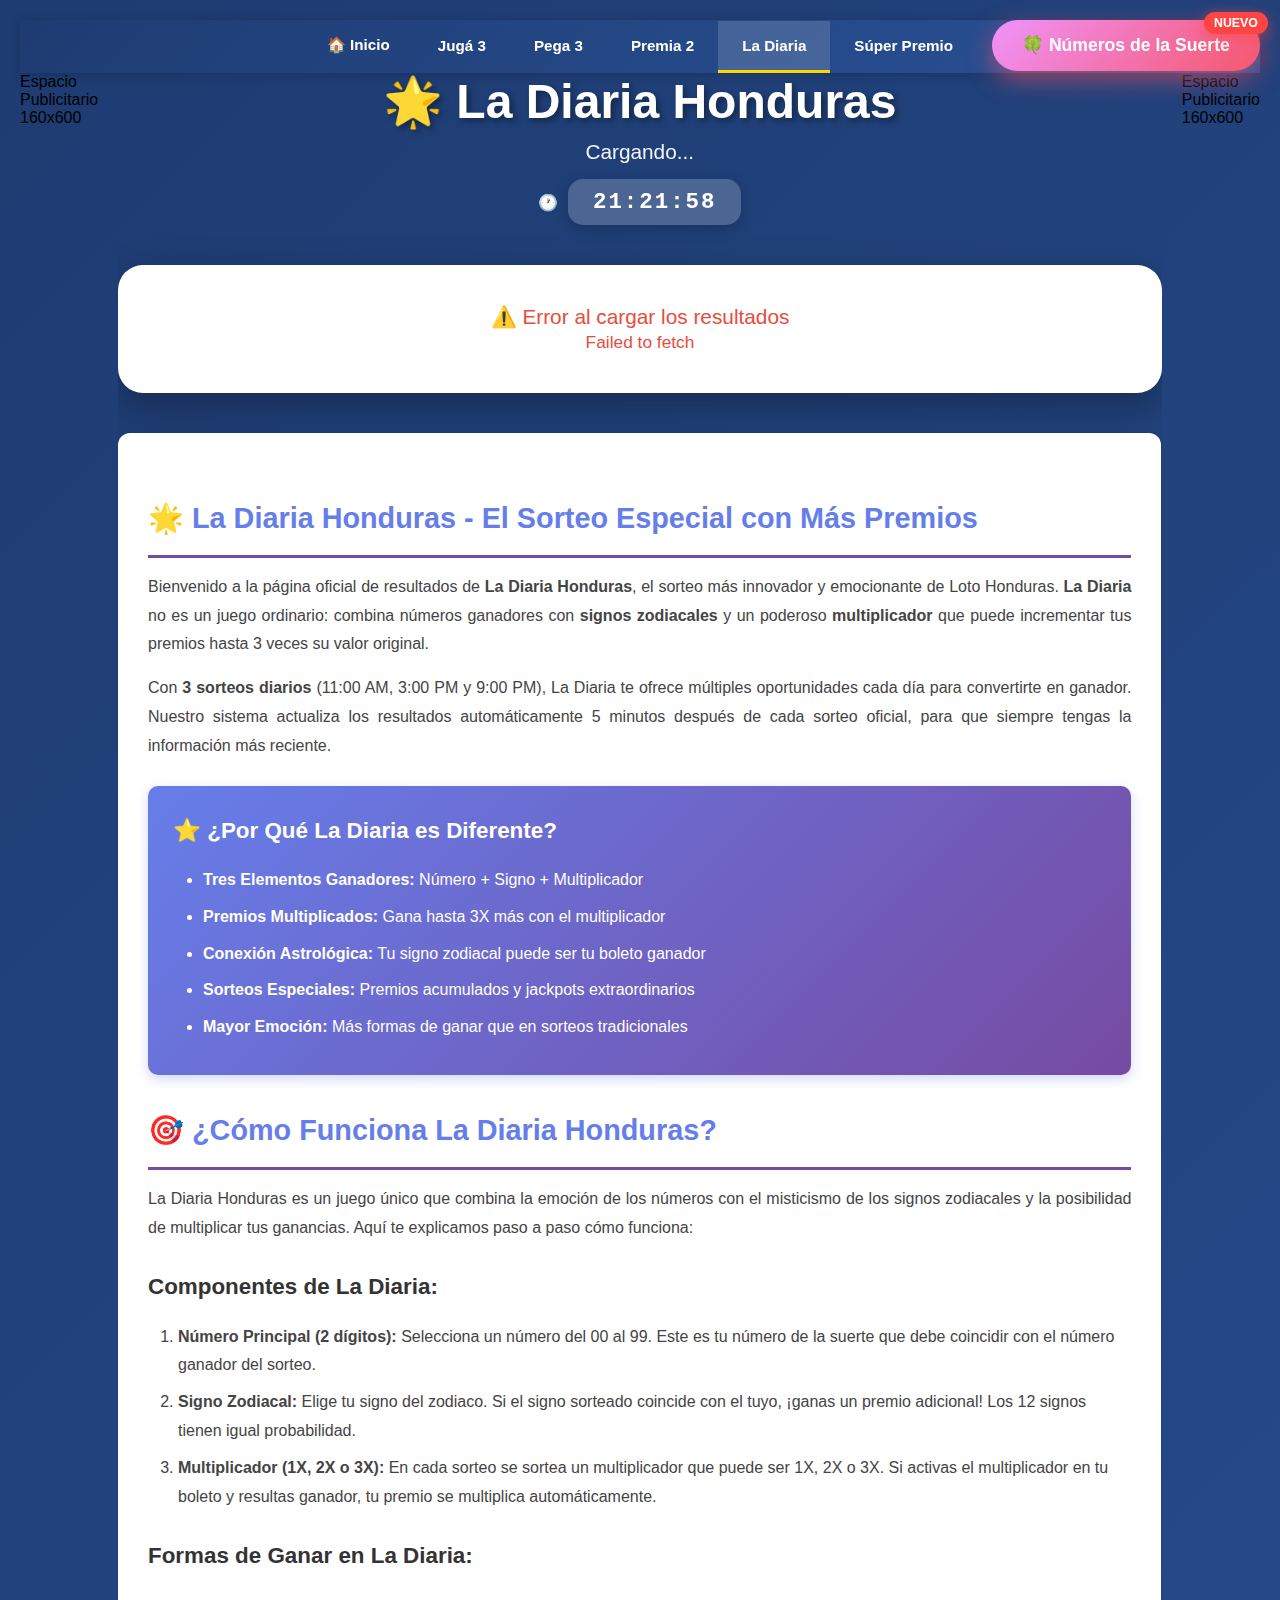
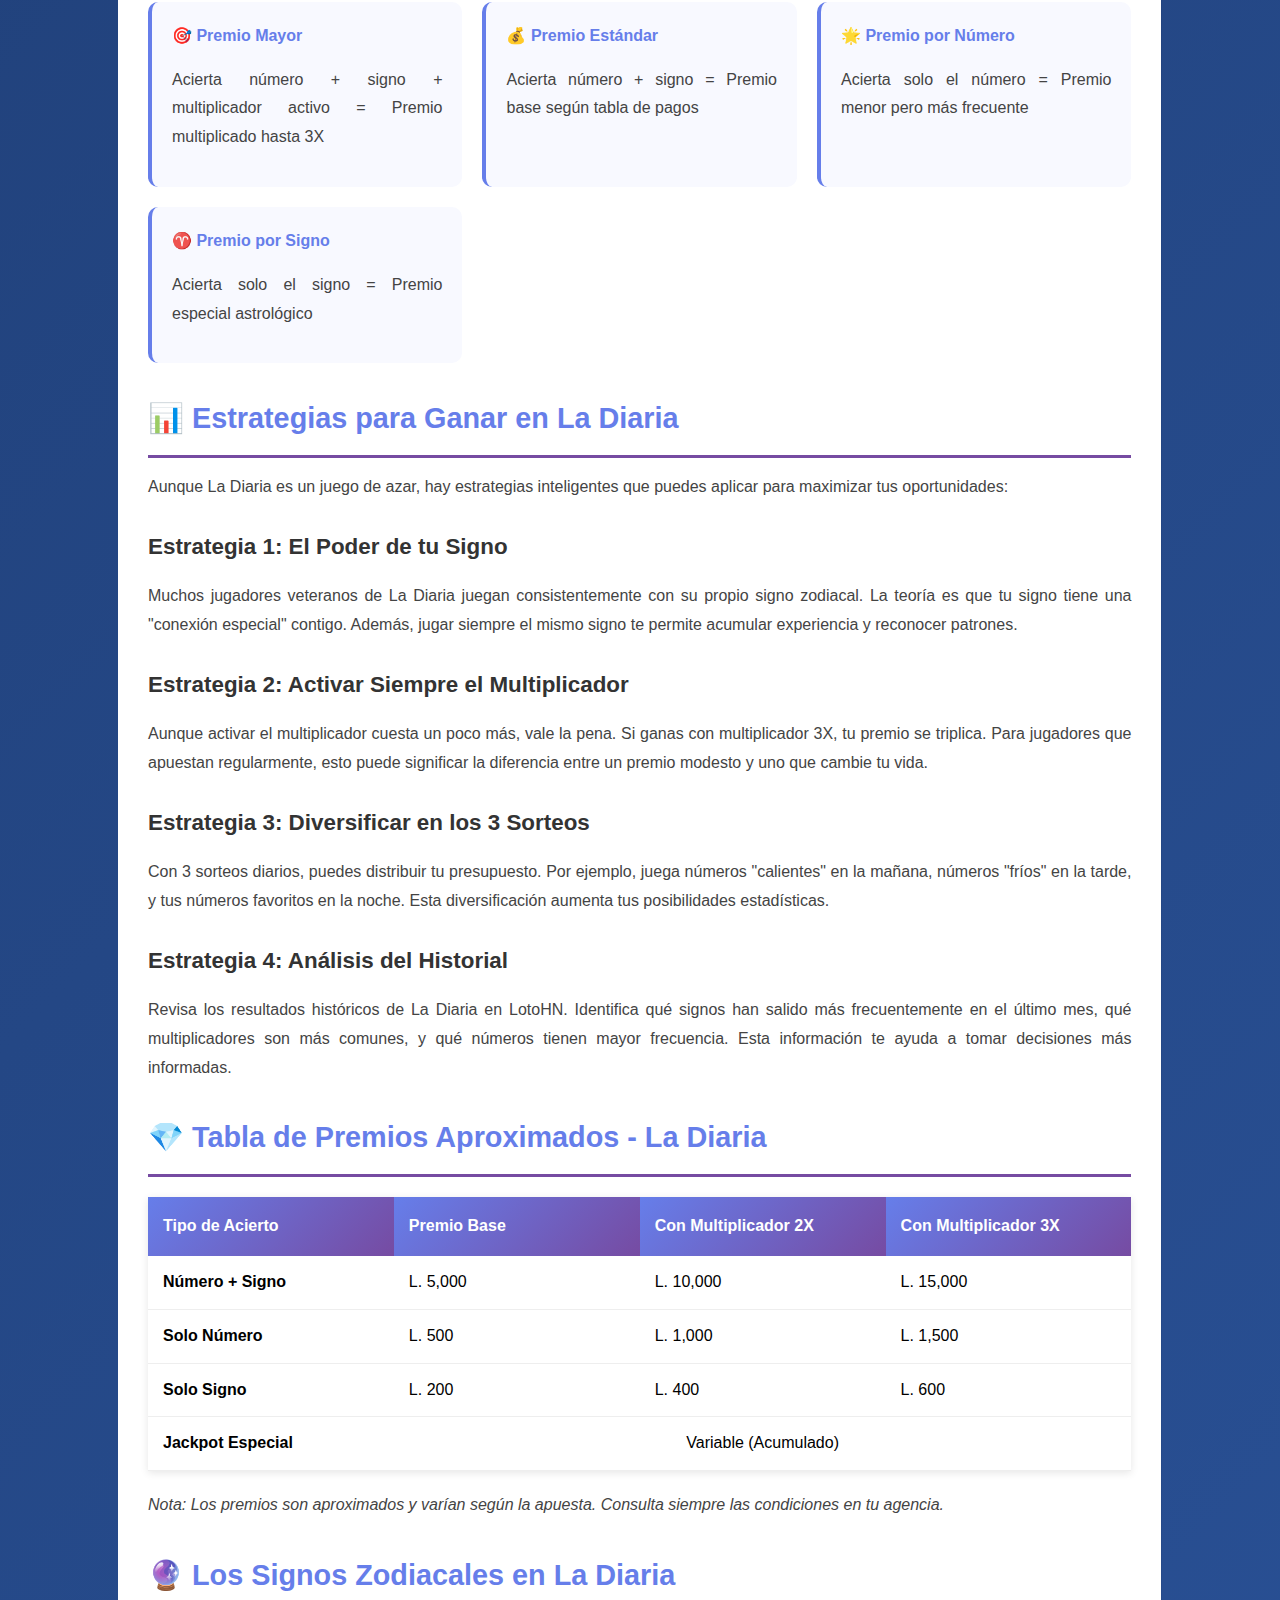
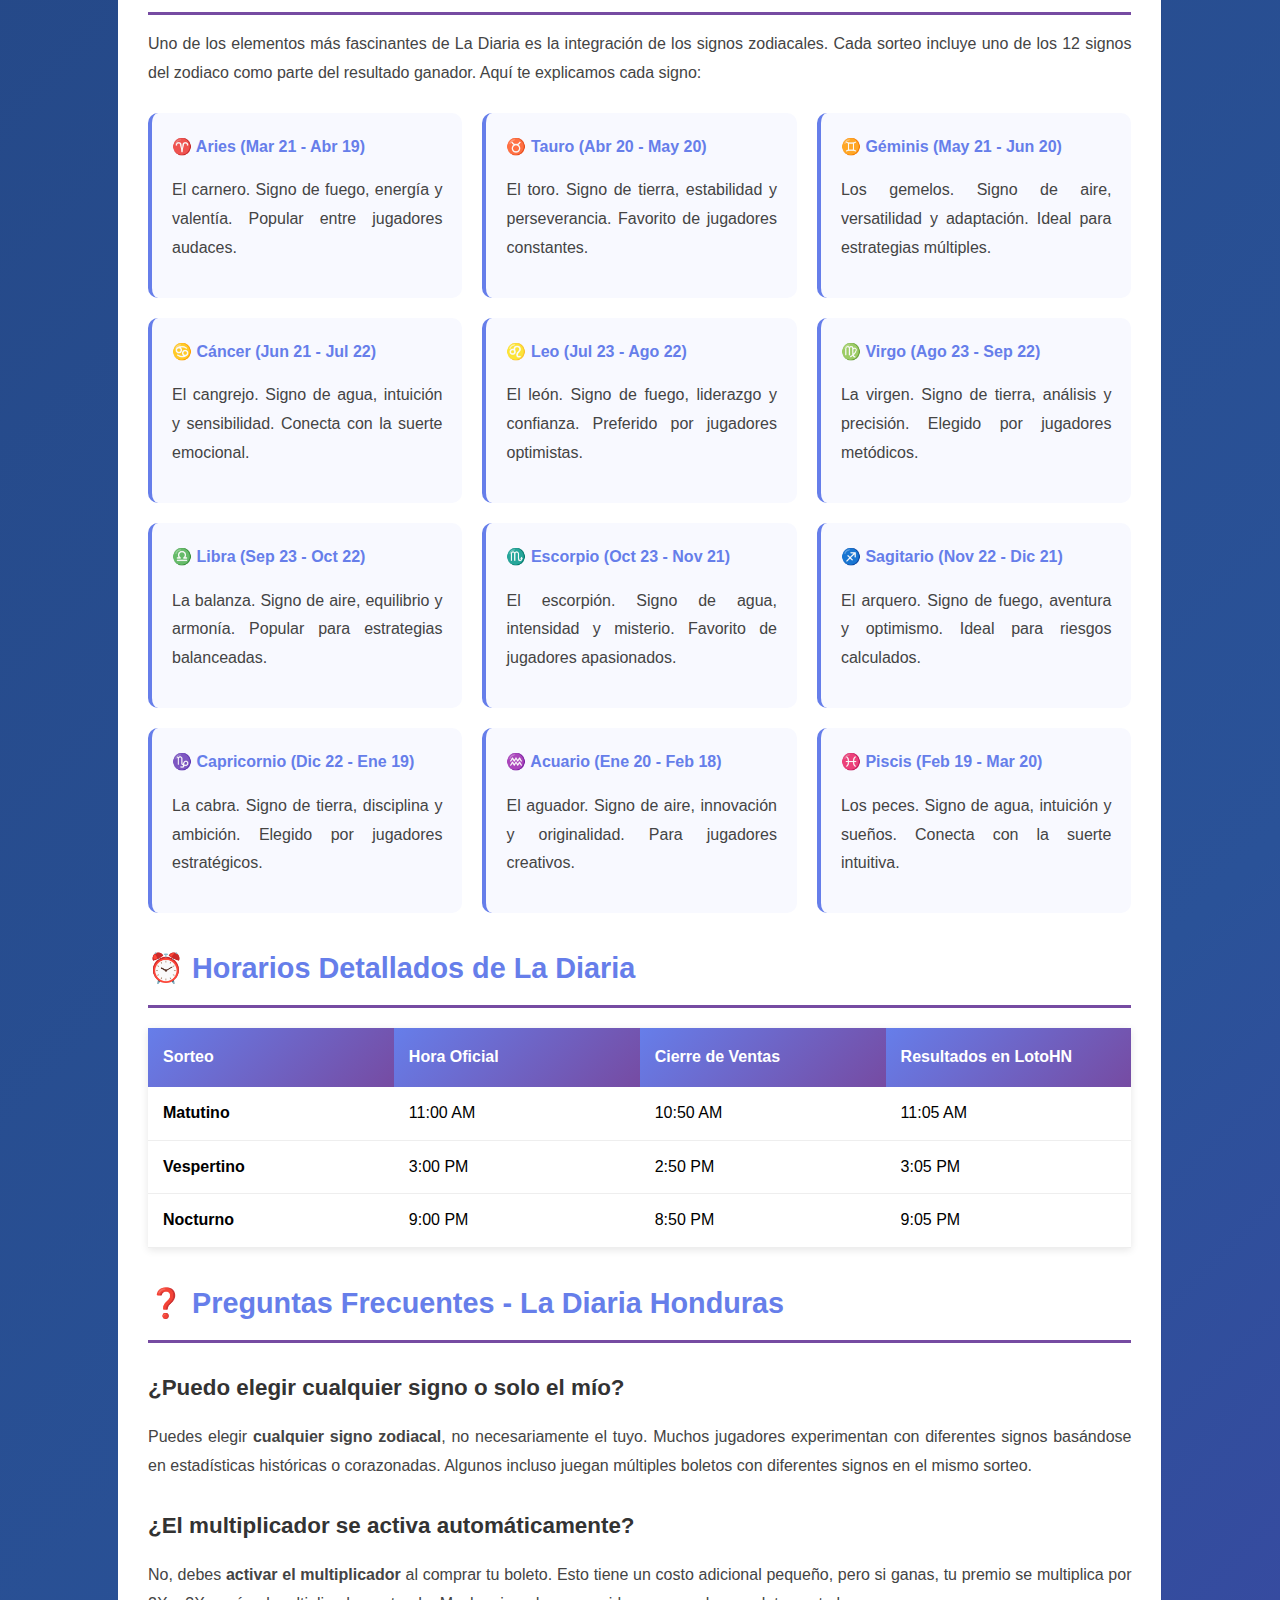
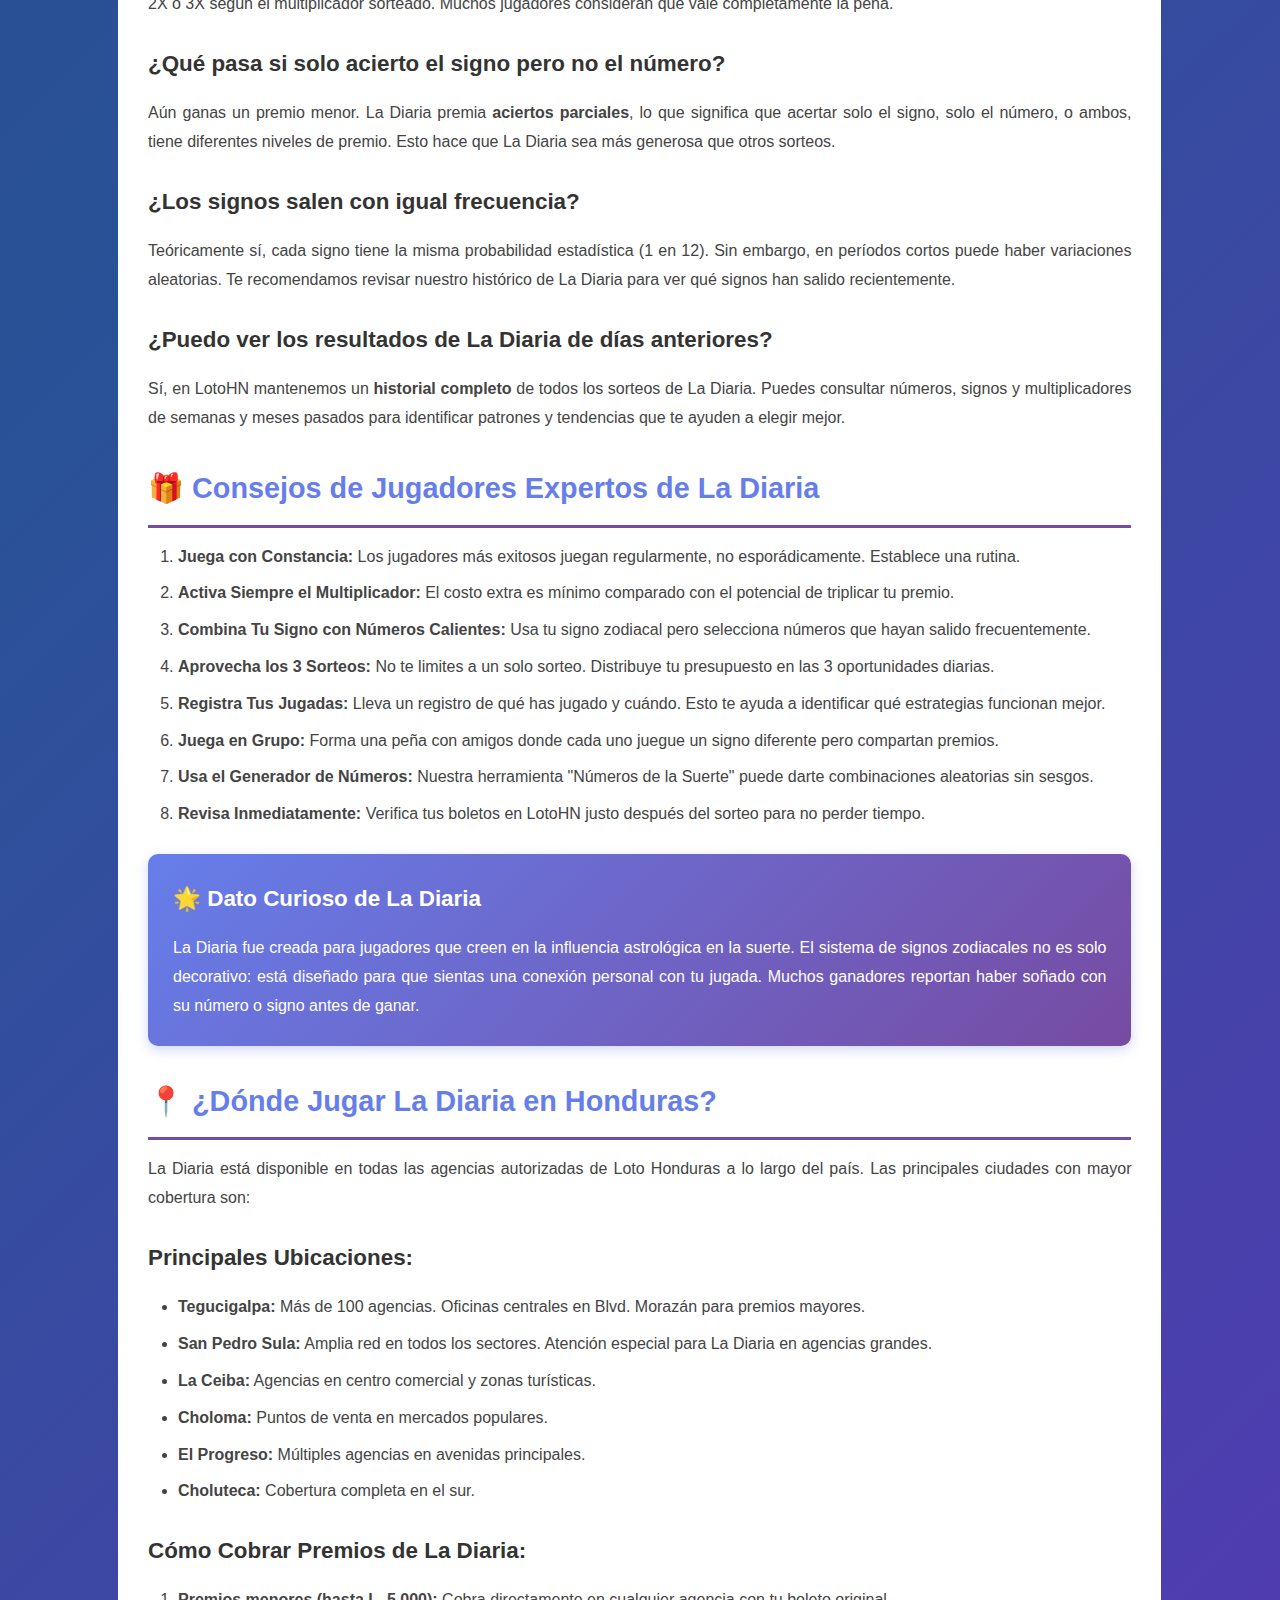
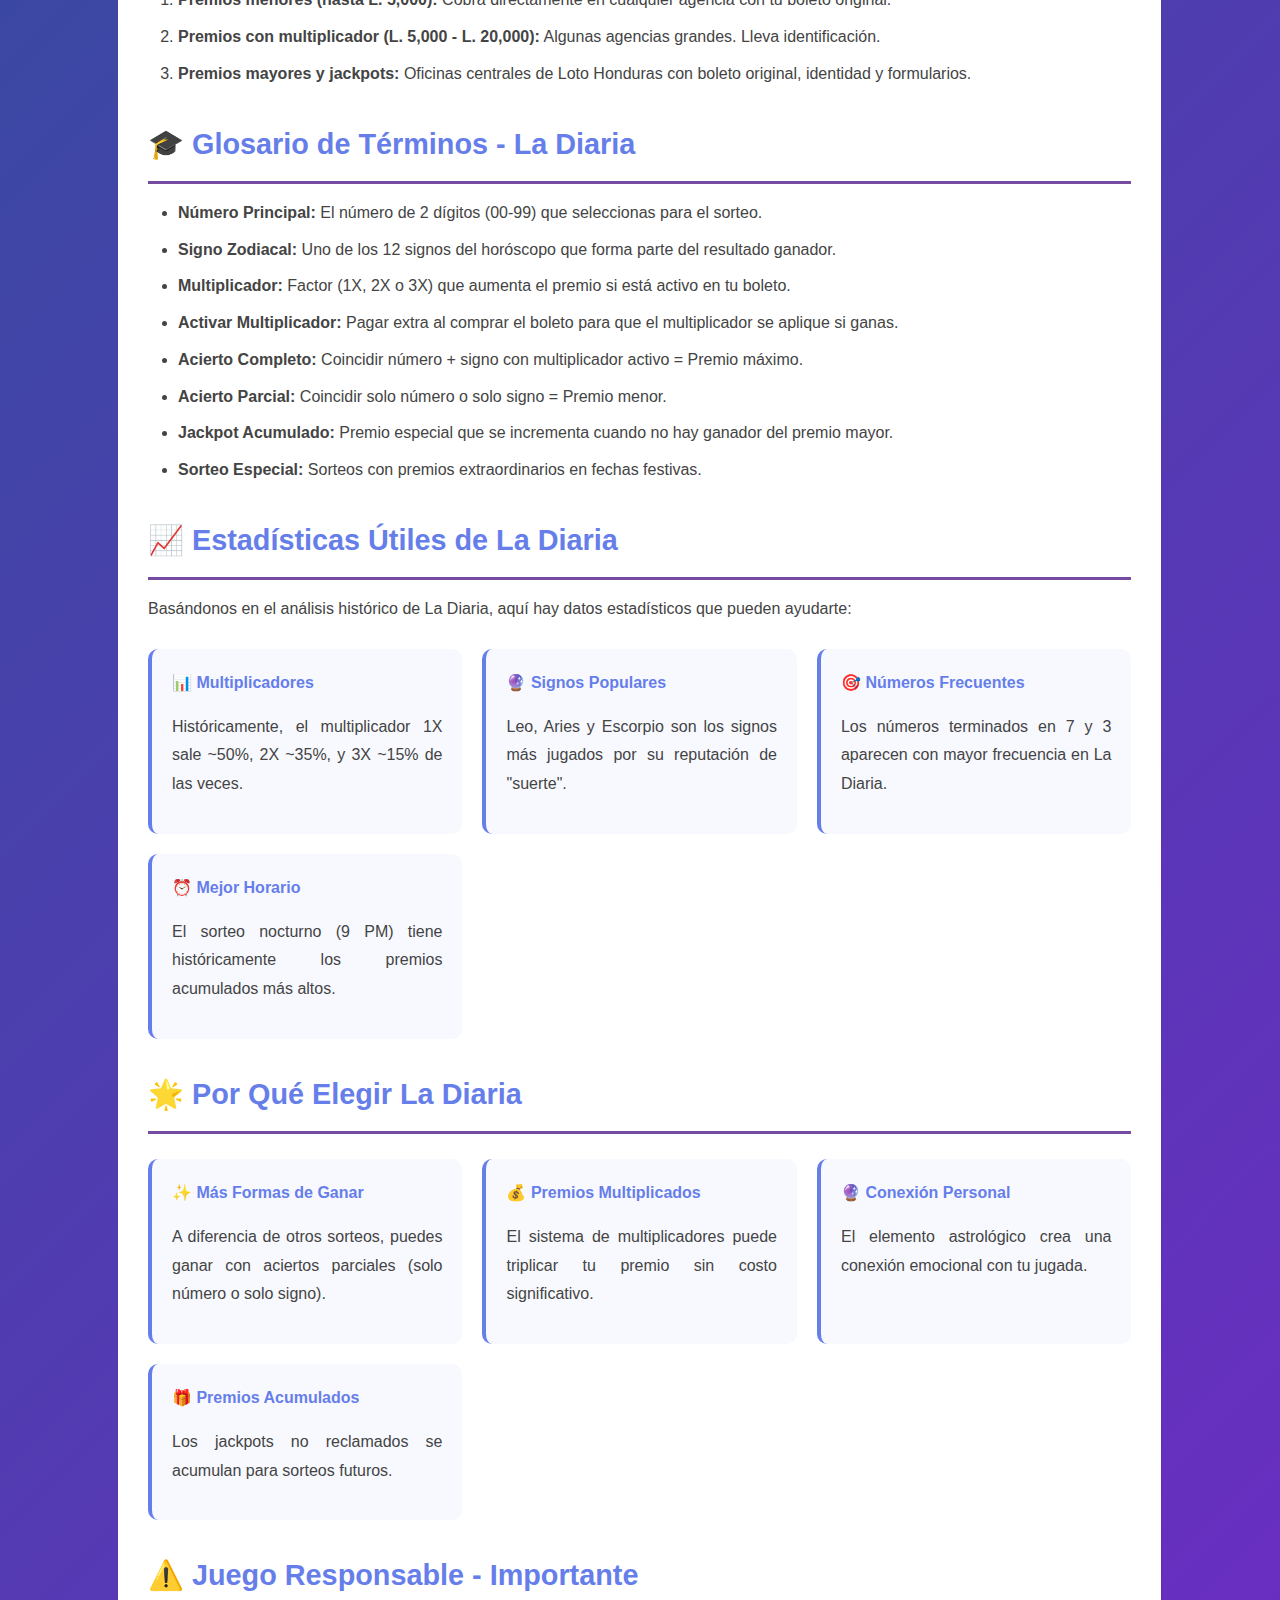
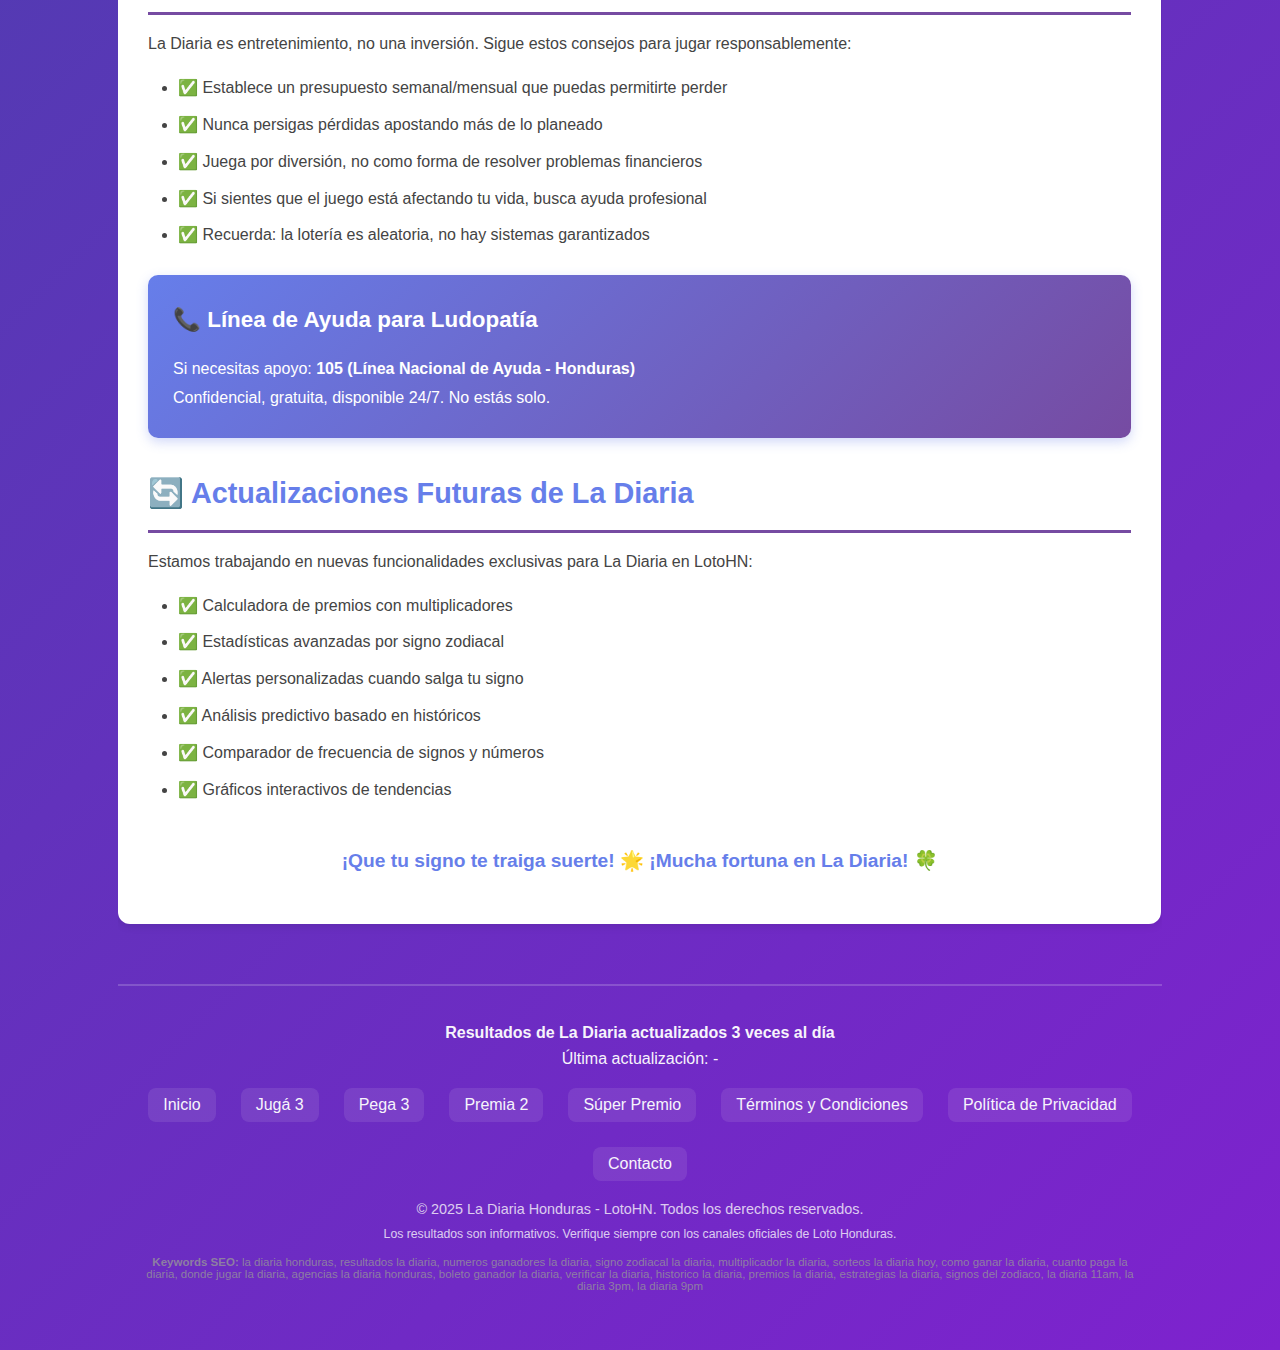
<file: la-diaria.html>
<!DOCTYPE html>
<html lang="es-HN">
<head>
    <meta charset="UTF-8">
    <meta name="viewport" content="width=device-width, initial-scale=1.0">
    
    <!-- ============== SEO ULTRA AGRESIVO - LA DIARIA ============== -->
    <title>🏆 LA DIARIA Honduras HOY en VIVO | Resultados Actualizados 11AM 3PM 9PM | Números Ganadores Signo Multiplicador | LotoHN Oficial 2025</title>
    <meta name="description" content="⭐ RESULTADOS OFICIALES La Diaria Honduras HOY ACTUALIZADOS ✅ Números ganadores, signo zodiacal y multiplicador ⏰ Sorteos 11AM, 3PM, 9PM | Consulta GRATIS | Histórico completo | Estadísticas | Tips para ganar La Diaria | LotoHN #1">
    <meta name="keywords" content="la diaria honduras, resultados la diaria hoy, la diaria honduras en vivo, numeros ganadores la diaria, signo la diaria, multiplicador la diaria, sorteos la diaria honduras, loteria la diaria, resultados loteria la diaria, la diaria hn, la diaria honduras 11am, la diaria honduras 3pm, la diaria honduras 9pm, como ganar la diaria, cuanto paga la diaria, donde jugar la diaria, estrategias la diaria, probabilidades la diaria, historico la diaria, premios la diaria, signos zodiacales la diaria, numeros de la suerte la diaria, la diaria resultados ayer, la diaria resultados semana, consultar la diaria, verificar boleto la diaria">
    
    <!-- ============== SEO TÉCNICO AVANZADO ============== -->
    <link rel="canonical" href="https://lotohn.com/la-diaria.html">
    <meta name="author" content="LotoHN - Portal Oficial de Resultados">
    <meta name="robots" content="index, follow, max-image-preview:large, max-snippet:-1, max-video-preview:-1">
    <meta name="googlebot" content="index, follow, max-snippet:-1, max-image-preview:large, max-video-preview:-1">
    <meta name="bingbot" content="index, follow">
    <meta http-equiv="content-language" content="es-HN">
    <meta name="revisit-after" content="1 hour">
    <meta name="rating" content="general">
    <meta name="distribution" content="global">
    <meta name="language" content="Spanish">
    <meta name="coverage" content="Worldwide">
    <meta name="target" content="all">
    <meta name="HandheldFriendly" content="True">
    <meta name="MobileOptimized" content="320">
    
    <!-- ============== GEOLOCALIZACIÓN ============== -->
    <meta name="geo.region" content="HN">
    <meta name="geo.placename" content="Honduras, Tegucigalpa, San Pedro Sula, La Ceiba">
    <meta name="geo.position" content="14.0650;-87.2172">
    <meta name="ICBM" content="14.0650, -87.2172">
    
    <!-- ============== OPEN GRAPH ============== -->
    <meta property="og:type" content="website">
    <meta property="og:site_name" content="LotoHN - La Diaria Honduras">
    <meta property="og:title" content="🎲 La Diaria Honduras HOY - Números Ganadores en VIVO">
    <meta property="og:description" content="⭐ RESULTADOS ACTUALIZADOS de La Diaria Honduras. Números, signo zodiacal y multiplicador. Sorteos 11AM, 3PM y 9PM. Consulta GRATIS.">
    <meta property="og:url" content="https://lotohn.com/la-diaria.html">
    <meta property="og:image" content="https://lotohn.com/favicon.png">
    <meta property="og:locale" content="es_HN">
    
    <!-- ============== TWITTER CARD ============== -->
    <meta name="twitter:card" content="summary_large_image">
    <meta name="twitter:title" content="🎲 La Diaria Honduras HOY - Números Ganadores">
    <meta name="twitter:description" content="Consulta los números ganadores, signo y multiplicador de La Diaria. Actualización en tiempo real 3 veces al día.">
    <meta name="twitter:image" content="https://lotohn.com/favicon.png">
    
    <!-- ============== TEMA ============== -->
    <meta name="theme-color" content="#667eea">
    <link rel="icon" type="image/png" href="/favicon.png">
    
    <!-- ============== SCHEMA.ORG JSON-LD ============== -->
    <script type="application/ld+json">
    {
      "@context": "https://schema.org",
      "@type": "WebSite",
      "name": "La Diaria Honduras - LotoHN",
      "alternateName": ["La Diaria Honduras", "Resultados La Diaria", "La Diaria Hoy"],
      "url": "https://lotohn.com/la-diaria.html",
      "description": "Resultados oficiales de La Diaria Honduras. Números ganadores, signo zodiacal y multiplicador actualizados en tiempo real 3 veces al día.",
      "inLanguage": "es-HN"
    }
    </script>
    
    <script type="application/ld+json">
    {
      "@context": "https://schema.org",
      "@type": "FAQPage",
      "mainEntity": [
        {
          "@type": "Question",
          "name": "¿Qué es La Diaria Honduras?",
          "acceptedAnswer": {
            "@type": "Answer",
            "text": "La Diaria es un sorteo especial de Loto Honduras que combina números ganadores con signos zodiacales y un multiplicador. Se realizan 3 sorteos diarios (11 AM, 3 PM y 9 PM) con premios especiales y acumulados."
          }
        },
        {
          "@type": "Question",
          "name": "¿Cómo se juega La Diaria?",
          "acceptedAnswer": {
            "@type": "Answer",
            "text": "Para jugar La Diaria debes seleccionar un número, tu signo zodiacal y apostar. Si tu número y signo coinciden con los ganadores del sorteo, y activas el multiplicador, puedes ganar premios mayores. Los premios varían según el multiplicador sorteado."
          }
        },
        {
          "@type": "Question",
          "name": "¿A qué hora salen los resultados de La Diaria?",
          "acceptedAnswer": {
            "@type": "Answer",
            "text": "Los resultados de La Diaria se publican 3 veces al día: 11:00 AM, 3:00 PM y 9:00 PM hora de Honduras. En LotoHN actualizamos automáticamente 5 minutos después de cada sorteo oficial."
          }
        },
        {
          "@type": "Question",
          "name": "¿Cuánto paga La Diaria si gano?",
          "acceptedAnswer": {
            "@type": "Answer",
            "text": "Los premios de La Diaria dependen del tipo de acierto, el monto apostado y el multiplicador. Acertar el número directo puede pagar hasta 500:1, y con multiplicador activo los premios pueden duplicarse o triplicarse."
          }
        }
      ]
    }
    </script>
    
    <!-- ============== ESTILOS ============== -->
    <link rel="stylesheet" href="styles.css">
</head>
<body>
    <!-- ============== CONTENIDO SEO OCULTO PARA CRAWLERS ============== -->
    <div style="position: absolute; left: -9999px; width: 1px; height: 1px; overflow: hidden;" aria-hidden="true">
        <h1>La Diaria Honduras - Resultados Actualizados en Tiempo Real</h1>
        <h2>Sorteos Diarios La Diaria 11AM 3PM 9PM Honduras</h2>
        <p>Consulta GRATIS los resultados oficiales de La Diaria Honduras. Números ganadores, signo zodiacal y multiplicador actualizados automáticamente después de cada sorteo. Portal #1 de Honduras para verificar tu boleto ganador de La Diaria.</p>
        
        <h3>¿Qué es La Diaria Honduras?</h3>
        <p>La Diaria es un sorteo especial de la lotería nacional de Honduras que combina elementos tradicionales con innovación. A diferencia de los juegos clásicos, La Diaria incluye tres componentes ganadores: un número principal, un signo zodiacal y un multiplicador que puede incrementar tus ganancias hasta 3 veces.</p>
        
        <h3>Horarios de Sorteos La Diaria</h3>
        <ul>
            <li>Sorteo Matutino La Diaria: 11:00 AM hora de Honduras - Primer sorteo del día</li>
            <li>Sorteo Vespertino La Diaria: 3:00 PM hora de Honduras - Sorteo de la tarde</li>
            <li>Sorteo Nocturno La Diaria: 9:00 PM hora de Honduras - Sorteo principal con premios mayores</li>
        </ul>
        
        <h3>Palabras clave La Diaria</h3>
        <p>la diaria honduras resultados, numeros ganadores la diaria, sorteos la diaria hoy, signo zodiacal la diaria, multiplicador la diaria, como ganar la diaria, cuanto paga la diaria, donde jugar la diaria honduras, agencias la diaria, boleto ganador la diaria, verificar la diaria, historico la diaria, premios la diaria, estrategias la diaria.</p>
    </div>

    <!-- Navegación -->
    <nav class="main-nav">
        <a href="index.html">🏠 Inicio</a>
        <a href="juga-3.html">Jugá 3</a>
        <a href="pega-3.html">Pega 3</a>
        <a href="premia-2.html">Premia 2</a>
        <a href="la-diaria.html" class="active">La Diaria</a>
        <a href="loto-super-premio.html">Súper Premio</a>
    </nav>

    <!-- Botón de ruleta -->
    <div class="ruleta-container">
        <button class="ruleta-button" onclick="mostrarRuleta()" aria-label="Generar números de la suerte">
            <span class="nuevo-badge">NUEVO</span>
            🍀 Números de la Suerte
        </button>
    </div>

    <!-- Overlay de la ruleta -->
    <div class="ruleta-overlay" id="ruletaOverlay" onclick="cerrarRuleta(event)">
        <div class="ruleta-content" onclick="event.stopPropagation()">
            <button class="ruleta-close" onclick="cerrarRuleta()" aria-label="Cerrar">×</button>
            <h2 class="ruleta-title">🎰 Tus Números de la Suerte</h2>
            <div id="ruletaDisplay">
                <div class="spinning-number">000</div>
                <p style="color: #999; margin-top: 20px;">Haz clic en "Girar" para descubrir tus números</p>
            </div>
            <button class="ruleta-button" onclick="girarRuleta()" style="margin-top: 30px;">🎲 Girar Ruleta</button>
        </div>
    </div>

    <div class="main-layout">
        <!-- Espacio publicitario izquierdo -->
        <aside class="ad-space" aria-label="Espacio publicitario">
            <div>Espacio<br>Publicitario<br>160x600</div>
        </aside>

        <main class="container">
            <header>
                <h1>🌟 La Diaria Honduras</h1>
                <div class="fecha-actual" id="fechaActual">Cargando...</div>
                <div class="reloj-container">
                    <span aria-hidden="true">🕐</span>
                    <time class="reloj" id="relojHonduras" datetime="">--:--:--</time>
                </div>
            </header>

            <div id="loading" class="loading" role="status" aria-live="polite">
                <div class="spinner" aria-hidden="true"></div>
                <p>Cargando resultados de La Diaria...</p>
            </div>

            <section id="contenido" aria-label="Resultados de La Diaria"></section>

            <!-- ============== CONTENIDO SEO ESPECÍFICO LA DIARIA ============== -->
            <article class="seo-content">
                <h2>🌟 La Diaria Honduras - El Sorteo Especial con Más Premios</h2>
                <p>
                    Bienvenido a la página oficial de resultados de <strong>La Diaria Honduras</strong>, el sorteo más innovador y emocionante de Loto Honduras. <strong>La Diaria</strong> no es un juego ordinario: combina números ganadores con <strong>signos zodiacales</strong> y un poderoso <strong>multiplicador</strong> que puede incrementar tus premios hasta 3 veces su valor original.
                </p>
                <p>
                    Con <strong>3 sorteos diarios</strong> (11:00 AM, 3:00 PM y 9:00 PM), La Diaria te ofrece múltiples oportunidades cada día para convertirte en ganador. Nuestro sistema actualiza los resultados automáticamente 5 minutos después de cada sorteo oficial, para que siempre tengas la información más reciente.
                </p>

                <div class="highlight-box">
                    <h3 style="margin-top:0;color:white;">⭐ ¿Por Qué La Diaria es Diferente?</h3>
                    <ul style="color:white;margin-bottom:0;">
                        <li><strong>Tres Elementos Ganadores:</strong> Número + Signo + Multiplicador</li>
                        <li><strong>Premios Multiplicados:</strong> Gana hasta 3X más con el multiplicador</li>
                        <li><strong>Conexión Astrológica:</strong> Tu signo zodiacal puede ser tu boleto ganador</li>
                        <li><strong>Sorteos Especiales:</strong> Premios acumulados y jackpots extraordinarios</li>
                        <li><strong>Mayor Emoción:</strong> Más formas de ganar que en sorteos tradicionales</li>
                    </ul>
                </div>

                <h2>🎯 ¿Cómo Funciona La Diaria Honduras?</h2>
                <p>
                    La Diaria Honduras es un juego único que combina la emoción de los números con el misticismo de los signos zodiacales y la posibilidad de multiplicar tus ganancias. Aquí te explicamos paso a paso cómo funciona:
                </p>

                <h3>Componentes de La Diaria:</h3>
                <ol>
                    <li>
                        <strong>Número Principal (2 dígitos):</strong> Selecciona un número del 00 al 99. Este es tu número de la suerte que debe coincidir con el número ganador del sorteo.
                    </li>
                    <li>
                        <strong>Signo Zodiacal:</strong> Elige tu signo del zodiaco. Si el signo sorteado coincide con el tuyo, ¡ganas un premio adicional! Los 12 signos tienen igual probabilidad.
                    </li>
                    <li>
                        <strong>Multiplicador (1X, 2X o 3X):</strong> En cada sorteo se sortea un multiplicador que puede ser 1X, 2X o 3X. Si activas el multiplicador en tu boleto y resultas ganador, tu premio se multiplica automáticamente.
                    </li>
                </ol>

                <h3>Formas de Ganar en La Diaria:</h3>
                <div class="tips-grid">
                    <div class="tip-card">
                        <h4>🎯 Premio Mayor</h4>
                        <p>Acierta número + signo + multiplicador activo = Premio multiplicado hasta 3X</p>
                    </div>
                    <div class="tip-card">
                        <h4>💰 Premio Estándar</h4>
                        <p>Acierta número + signo = Premio base según tabla de pagos</p>
                    </div>
                    <div class="tip-card">
                        <h4>🌟 Premio por Número</h4>
                        <p>Acierta solo el número = Premio menor pero más frecuente</p>
                    </div>
                    <div class="tip-card">
                        <h4>♈ Premio por Signo</h4>
                        <p>Acierta solo el signo = Premio especial astrológico</p>
                    </div>
                </div>

                <h2>📊 Estrategias para Ganar en La Diaria</h2>
                <p>
                    Aunque La Diaria es un juego de azar, hay estrategias inteligentes que puedes aplicar para maximizar tus oportunidades:
                </p>

                <h3>Estrategia 1: El Poder de tu Signo</h3>
                <p>
                    Muchos jugadores veteranos de La Diaria juegan consistentemente con su propio signo zodiacal. La teoría es que tu signo tiene una "conexión especial" contigo. Además, jugar siempre el mismo signo te permite acumular experiencia y reconocer patrones.
                </p>

                <h3>Estrategia 2: Activar Siempre el Multiplicador</h3>
                <p>
                    Aunque activar el multiplicador cuesta un poco más, vale la pena. Si ganas con multiplicador 3X, tu premio se triplica. Para jugadores que apuestan regularmente, esto puede significar la diferencia entre un premio modesto y uno que cambie tu vida.
                </p>

                <h3>Estrategia 3: Diversificar en los 3 Sorteos</h3>
                <p>
                    Con 3 sorteos diarios, puedes distribuir tu presupuesto. Por ejemplo, juega números "calientes" en la mañana, números "fríos" en la tarde, y tus números favoritos en la noche. Esta diversificación aumenta tus posibilidades estadísticas.
                </p>

                <h3>Estrategia 4: Análisis del Historial</h3>
                <p>
                    Revisa los resultados históricos de La Diaria en LotoHN. Identifica qué signos han salido más frecuentemente en el último mes, qué multiplicadores son más comunes, y qué números tienen mayor frecuencia. Esta información te ayuda a tomar decisiones más informadas.
                </p>

                <h2>💎 Tabla de Premios Aproximados - La Diaria</h2>
                <table class="stats-table">
                    <thead>
                        <tr>
                            <th>Tipo de Acierto</th>
                            <th>Premio Base</th>
                            <th>Con Multiplicador 2X</th>
                            <th>Con Multiplicador 3X</th>
                        </tr>
                    </thead>
                    <tbody>
                        <tr>
                            <td><strong>Número + Signo</strong></td>
                            <td>L. 5,000</td>
                            <td>L. 10,000</td>
                            <td>L. 15,000</td>
                        </tr>
                        <tr>
                            <td><strong>Solo Número</strong></td>
                            <td>L. 500</td>
                            <td>L. 1,000</td>
                            <td>L. 1,500</td>
                        </tr>
                        <tr>
                            <td><strong>Solo Signo</strong></td>
                            <td>L. 200</td>
                            <td>L. 400</td>
                            <td>L. 600</td>
                        </tr>
                        <tr>
                            <td><strong>Jackpot Especial</strong></td>
                            <td colspan="3" style="text-align:center;">Variable (Acumulado)</td>
                        </tr>
                    </tbody>
                </table>
                <p><em>Nota: Los premios son aproximados y varían según la apuesta. Consulta siempre las condiciones en tu agencia.</em></p>

                <h2>🔮 Los Signos Zodiacales en La Diaria</h2>
                <p>
                    Uno de los elementos más fascinantes de La Diaria es la integración de los signos zodiacales. Cada sorteo incluye uno de los 12 signos del zodiaco como parte del resultado ganador. Aquí te explicamos cada signo:
                </p>

                <div class="tips-grid">
                    <div class="tip-card">
                        <h4>♈ Aries (Mar 21 - Abr 19)</h4>
                        <p>El carnero. Signo de fuego, energía y valentía. Popular entre jugadores audaces.</p>
                    </div>
                    <div class="tip-card">
                        <h4>♉ Tauro (Abr 20 - May 20)</h4>
                        <p>El toro. Signo de tierra, estabilidad y perseverancia. Favorito de jugadores constantes.</p>
                    </div>
                    <div class="tip-card">
                        <h4>♊ Géminis (May 21 - Jun 20)</h4>
                        <p>Los gemelos. Signo de aire, versatilidad y adaptación. Ideal para estrategias múltiples.</p>
                    </div>
                    <div class="tip-card">
                        <h4>♋ Cáncer (Jun 21 - Jul 22)</h4>
                        <p>El cangrejo. Signo de agua, intuición y sensibilidad. Conecta con la suerte emocional.</p>
                    </div>
                    <div class="tip-card">
                        <h4>♌ Leo (Jul 23 - Ago 22)</h4>
                        <p>El león. Signo de fuego, liderazgo y confianza. Preferido por jugadores optimistas.</p>
                    </div>
                    <div class="tip-card">
                        <h4>♍ Virgo (Ago 23 - Sep 22)</h4>
                        <p>La virgen. Signo de tierra, análisis y precisión. Elegido por jugadores metódicos.</p>
                    </div>
                    <div class="tip-card">
                        <h4>♎ Libra (Sep 23 - Oct 22)</h4>
                        <p>La balanza. Signo de aire, equilibrio y armonía. Popular para estrategias balanceadas.</p>
                    </div>
                    <div class="tip-card">
                        <h4>♏ Escorpio (Oct 23 - Nov 21)</h4>
                        <p>El escorpión. Signo de agua, intensidad y misterio. Favorito de jugadores apasionados.</p>
                    </div>
                    <div class="tip-card">
                        <h4>♐ Sagitario (Nov 22 - Dic 21)</h4>
                        <p>El arquero. Signo de fuego, aventura y optimismo. Ideal para riesgos calculados.</p>
                    </div>
                    <div class="tip-card">
                        <h4>♑ Capricornio (Dic 22 - Ene 19)</h4>
                        <p>La cabra. Signo de tierra, disciplina y ambición. Elegido por jugadores estratégicos.</p>
                    </div>
                    <div class="tip-card">
                        <h4>♒ Acuario (Ene 20 - Feb 18)</h4>
                        <p>El aguador. Signo de aire, innovación y originalidad. Para jugadores creativos.</p>
                    </div>
                    <div class="tip-card">
                        <h4>♓ Piscis (Feb 19 - Mar 20)</h4>
                        <p>Los peces. Signo de agua, intuición y sueños. Conecta con la suerte intuitiva.</p>
                    </div>
                </div>

                <h2>⏰ Horarios Detallados de La Diaria</h2>
                <table class="stats-table">
                    <thead>
                        <tr>
                            <th>Sorteo</th>
                            <th>Hora Oficial</th>
                            <th>Cierre de Ventas</th>
                            <th>Resultados en LotoHN</th>
                        </tr>
                    </thead>
                    <tbody>
                        <tr>
                            <td><strong>Matutino</strong></td>
                            <td>11:00 AM</td>
                            <td>10:50 AM</td>
                            <td>11:05 AM</td>
                        </tr>
                        <tr>
                            <td><strong>Vespertino</strong></td>
                            <td>3:00 PM</td>
                            <td>2:50 PM</td>
                            <td>3:05 PM</td>
                        </tr>
                        <tr>
                            <td><strong>Nocturno</strong></td>
                            <td>9:00 PM</td>
                            <td>8:50 PM</td>
                            <td>9:05 PM</td>
                        </tr>
                    </tbody>
                </table>

                <h2>❓ Preguntas Frecuentes - La Diaria Honduras</h2>
                
                <h3>¿Puedo elegir cualquier signo o solo el mío?</h3>
                <p>
                    Puedes elegir <strong>cualquier signo zodiacal</strong>, no necesariamente el tuyo. Muchos jugadores experimentan con diferentes signos basándose en estadísticas históricas o corazonadas. Algunos incluso juegan múltiples boletos con diferentes signos en el mismo sorteo.
                </p>

                <h3>¿El multiplicador se activa automáticamente?</h3>
                <p>
                    No, debes <strong>activar el multiplicador</strong> al comprar tu boleto. Esto tiene un costo adicional pequeño, pero si ganas, tu premio se multiplica por 2X o 3X según el multiplicador sorteado. Muchos jugadores consideran que vale completamente la pena.
                </p>

                <h3>¿Qué pasa si solo acierto el signo pero no el número?</h3>
                <p>
                    Aún ganas un premio menor. La Diaria premia <strong>aciertos parciales</strong>, lo que significa que acertar solo el signo, solo el número, o ambos, tiene diferentes niveles de premio. Esto hace que La Diaria sea más generosa que otros sorteos.
                </p>

                <h3>¿Los signos salen con igual frecuencia?</h3>
                <p>
                    Teóricamente sí, cada signo tiene la misma probabilidad estadística (1 en 12). Sin embargo, en períodos cortos puede haber variaciones aleatorias. Te recomendamos revisar nuestro histórico de La Diaria para ver qué signos han salido recientemente.
                </p>

                <h3>¿Puedo ver los resultados de La Diaria de días anteriores?</h3>
                <p>
                    Sí, en LotoHN mantenemos un <strong>historial completo</strong> de todos los sorteos de La Diaria. Puedes consultar números, signos y multiplicadores de semanas y meses pasados para identificar patrones y tendencias que te ayuden a elegir mejor.
                </p>

                <h2>🎁 Consejos de Jugadores Expertos de La Diaria</h2>
                <ol>
                    <li><strong>Juega con Constancia:</strong> Los jugadores más exitosos juegan regularmente, no esporádicamente. Establece una rutina.</li>
                    <li><strong>Activa Siempre el Multiplicador:</strong> El costo extra es mínimo comparado con el potencial de triplicar tu premio.</li>
                    <li><strong>Combina Tu Signo con Números Calientes:</strong> Usa tu signo zodiacal pero selecciona números que hayan salido frecuentemente.</li>
                    <li><strong>Aprovecha los 3 Sorteos:</strong> No te limites a un solo sorteo. Distribuye tu presupuesto en las 3 oportunidades diarias.</li>
                    <li><strong>Registra Tus Jugadas:</strong> Lleva un registro de qué has jugado y cuándo. Esto te ayuda a identificar qué estrategias funcionan mejor.</li>
                    <li><strong>Juega en Grupo:</strong> Forma una peña con amigos donde cada uno juegue un signo diferente pero compartan premios.</li>
                    <li><strong>Usa el Generador de Números:</strong> Nuestra herramienta "Números de la Suerte" puede darte combinaciones aleatorias sin sesgos.</li>
                    <li><strong>Revisa Inmediatamente:</strong> Verifica tus boletos en LotoHN justo después del sorteo para no perder tiempo.</li>
                </ol>

                <div class="highlight-box">
                    <h3 style="margin-top:0;color:white;">🌟 Dato Curioso de La Diaria</h3>
                    <p style="color:white;margin-bottom:0;">
                        La Diaria fue creada para jugadores que creen en la influencia astrológica en la suerte. El sistema de signos zodiacales no es solo decorativo: está diseñado para que sientas una conexión personal con tu jugada. Muchos ganadores reportan haber soñado con su número o signo antes de ganar.
                    </p>
                </div>

                <h2>📍 ¿Dónde Jugar La Diaria en Honduras?</h2>
                <p>
                    La Diaria está disponible en todas las agencias autorizadas de Loto Honduras a lo largo del país. Las principales ciudades con mayor cobertura son:
                </p>

                <h3>Principales Ubicaciones:</h3>
                <ul>
                    <li><strong>Tegucigalpa:</strong> Más de 100 agencias. Oficinas centrales en Blvd. Morazán para premios mayores.</li>
                    <li><strong>San Pedro Sula:</strong> Amplia red en todos los sectores. Atención especial para La Diaria en agencias grandes.</li>
                    <li><strong>La Ceiba:</strong> Agencias en centro comercial y zonas turísticas.</li>
                    <li><strong>Choloma:</strong> Puntos de venta en mercados populares.</li>
                    <li><strong>El Progreso:</strong> Múltiples agencias en avenidas principales.</li>
                    <li><strong>Choluteca:</strong> Cobertura completa en el sur.</li>
                </ul>

                <h3>Cómo Cobrar Premios de La Diaria:</h3>
                <ol>
                    <li><strong>Premios menores (hasta L. 5,000):</strong> Cobra directamente en cualquier agencia con tu boleto original.</li>
                    <li><strong>Premios con multiplicador (L. 5,000 - L. 20,000):</strong> Algunas agencias grandes. Lleva identificación.</li>
                    <li><strong>Premios mayores y jackpots:</strong> Oficinas centrales de Loto Honduras con boleto original, identidad y formularios.</li>
                </ol>

                <h2>🎓 Glosario de Términos - La Diaria</h2>
                <ul>
                    <li><strong>Número Principal:</strong> El número de 2 dígitos (00-99) que seleccionas para el sorteo.</li>
                    <li><strong>Signo Zodiacal:</strong> Uno de los 12 signos del horóscopo que forma parte del resultado ganador.</li>
                    <li><strong>Multiplicador:</strong> Factor (1X, 2X o 3X) que aumenta el premio si está activo en tu boleto.</li>
                    <li><strong>Activar Multiplicador:</strong> Pagar extra al comprar el boleto para que el multiplicador se aplique si ganas.</li>
                    <li><strong>Acierto Completo:</strong> Coincidir número + signo con multiplicador activo = Premio máximo.</li>
                    <li><strong>Acierto Parcial:</strong> Coincidir solo número o solo signo = Premio menor.</li>
                    <li><strong>Jackpot Acumulado:</strong> Premio especial que se incrementa cuando no hay ganador del premio mayor.</li>
                    <li><strong>Sorteo Especial:</strong> Sorteos con premios extraordinarios en fechas festivas.</li>
                </ul>

                <h2>📈 Estadísticas Útiles de La Diaria</h2>
                <p>
                    Basándonos en el análisis histórico de La Diaria, aquí hay datos estadísticos que pueden ayudarte:
                </p>

                <div class="tips-grid">
                    <div class="tip-card">
                        <h4>📊 Multiplicadores</h4>
                        <p>Históricamente, el multiplicador 1X sale ~50%, 2X ~35%, y 3X ~15% de las veces.</p>
                    </div>
                    <div class="tip-card">
                        <h4>🔮 Signos Populares</h4>
                        <p>Leo, Aries y Escorpio son los signos más jugados por su reputación de "suerte".</p>
                    </div>
                    <div class="tip-card">
                        <h4>🎯 Números Frecuentes</h4>
                        <p>Los números terminados en 7 y 3 aparecen con mayor frecuencia en La Diaria.</p>
                    </div>
                    <div class="tip-card">
                        <h4>⏰ Mejor Horario</h4>
                        <p>El sorteo nocturno (9 PM) tiene históricamente los premios acumulados más altos.</p>
                    </div>
                </div>

                <h2>🌟 Por Qué Elegir La Diaria</h2>
                <div class="tips-grid">
                    <div class="tip-card">
                        <h4>✨ Más Formas de Ganar</h4>
                        <p>A diferencia de otros sorteos, puedes ganar con aciertos parciales (solo número o solo signo).</p>
                    </div>
                    <div class="tip-card">
                        <h4>💰 Premios Multiplicados</h4>
                        <p>El sistema de multiplicadores puede triplicar tu premio sin costo significativo.</p>
                    </div>
                    <div class="tip-card">
                        <h4>🔮 Conexión Personal</h4>
                        <p>El elemento astrológico crea una conexión emocional con tu jugada.</p>
                    </div>
                    <div class="tip-card">
                        <h4>🎁 Premios Acumulados</h4>
                        <p>Los jackpots no reclamados se acumulan para sorteos futuros.</p>
                    </div>
                </div>

                <h2>⚠️ Juego Responsable - Importante</h2>
                <p>
                    La Diaria es entretenimiento, no una inversión. Sigue estos consejos para jugar responsablemente:
                </p>
                <ul>
                    <li>✅ Establece un presupuesto semanal/mensual que puedas permitirte perder</li>
                    <li>✅ Nunca persigas pérdidas apostando más de lo planeado</li>
                    <li>✅ Juega por diversión, no como forma de resolver problemas financieros</li>
                    <li>✅ Si sientes que el juego está afectando tu vida, busca ayuda profesional</li>
                    <li>✅ Recuerda: la lotería es aleatoria, no hay sistemas garantizados</li>
                </ul>

                <div class="highlight-box">
                    <h3 style="margin-top:0;color:white;">📞 Línea de Ayuda para Ludopatía</h3>
                    <p style="color:white;margin-bottom:0;">
                        Si necesitas apoyo: <strong>105 (Línea Nacional de Ayuda - Honduras)</strong><br>
                        Confidencial, gratuita, disponible 24/7. No estás solo.
                    </p>
                </div>

                <h2>🔄 Actualizaciones Futuras de La Diaria</h2>
                <p>
                    Estamos trabajando en nuevas funcionalidades exclusivas para La Diaria en LotoHN:
                </p>
                <ul>
                    <li>✅ Calculadora de premios con multiplicadores</li>
                    <li>✅ Estadísticas avanzadas por signo zodiacal</li>
                    <li>✅ Alertas personalizadas cuando salga tu signo</li>
                    <li>✅ Análisis predictivo basado en históricos</li>
                    <li>✅ Comparador de frecuencia de signos y números</li>
                    <li>✅ Gráficos interactivos de tendencias</li>
                </ul>

                <p style="text-align: center; margin-top: 40px; font-size: 1.2em; color: #667eea;">
                    <strong>¡Que tu signo te traiga suerte! 🌟 ¡Mucha fortuna en La Diaria! 🍀</strong>
                </p>
            </article>

            <footer>
                <p><strong>Resultados de La Diaria actualizados 3 veces al día</strong></p>
                <p>Última actualización: <time id="ultimaActualizacion">-</time></p>
                
                <nav class="footer-links" aria-label="Enlaces del sitio">
                    <a href="index.html">Inicio</a>
                    <a href="juga-3.html">Jugá 3</a>
                    <a href="pega-3.html">Pega 3</a>
                    <a href="premia-2.html">Premia 2</a>
                    <a href="loto-super-premio.html">Súper Premio</a>
                    <a href="terminos.html">Términos y Condiciones</a>
                    <a href="privacidad.html">Política de Privacidad</a>
                    <a href="contacto.html">Contacto</a>
                </nav>
                
                <div class="footer-copyright">
                    <p>&copy; 2025 La Diaria Honduras - LotoHN. Todos los derechos reservados.</p>
                    <p style="font-size: 0.85em; margin-top: 10px;">
                        Los resultados son informativos. Verifique siempre con los canales oficiales de Loto Honduras.
                    </p>
                    <p style="font-size: 0.8em; margin-top: 15px; color: #999;">
                        <strong>Keywords SEO:</strong> la diaria honduras, resultados la diaria, numeros ganadores la diaria, signo zodiacal la diaria, multiplicador la diaria, sorteos la diaria hoy, como ganar la diaria, cuanto paga la diaria, donde jugar la diaria, agencias la diaria honduras, boleto ganador la diaria, verificar la diaria, historico la diaria, premios la diaria, estrategias la diaria, signos del zodiaco, la diaria 11am, la diaria 3pm, la diaria 9pm
                    </p>
                </div>
            </footer>
        </main>

        <!-- Espacio publicitario derecho -->
        <aside class="ad-space" aria-label="Espacio publicitario">
            <div>Espacio<br>Publicitario<br>160x600</div>
        </aside>
    </div>

    <!-- ============== JAVASCRIPT ============== -->
    <script src="main.js"></script>
</body>
</html>
</file>
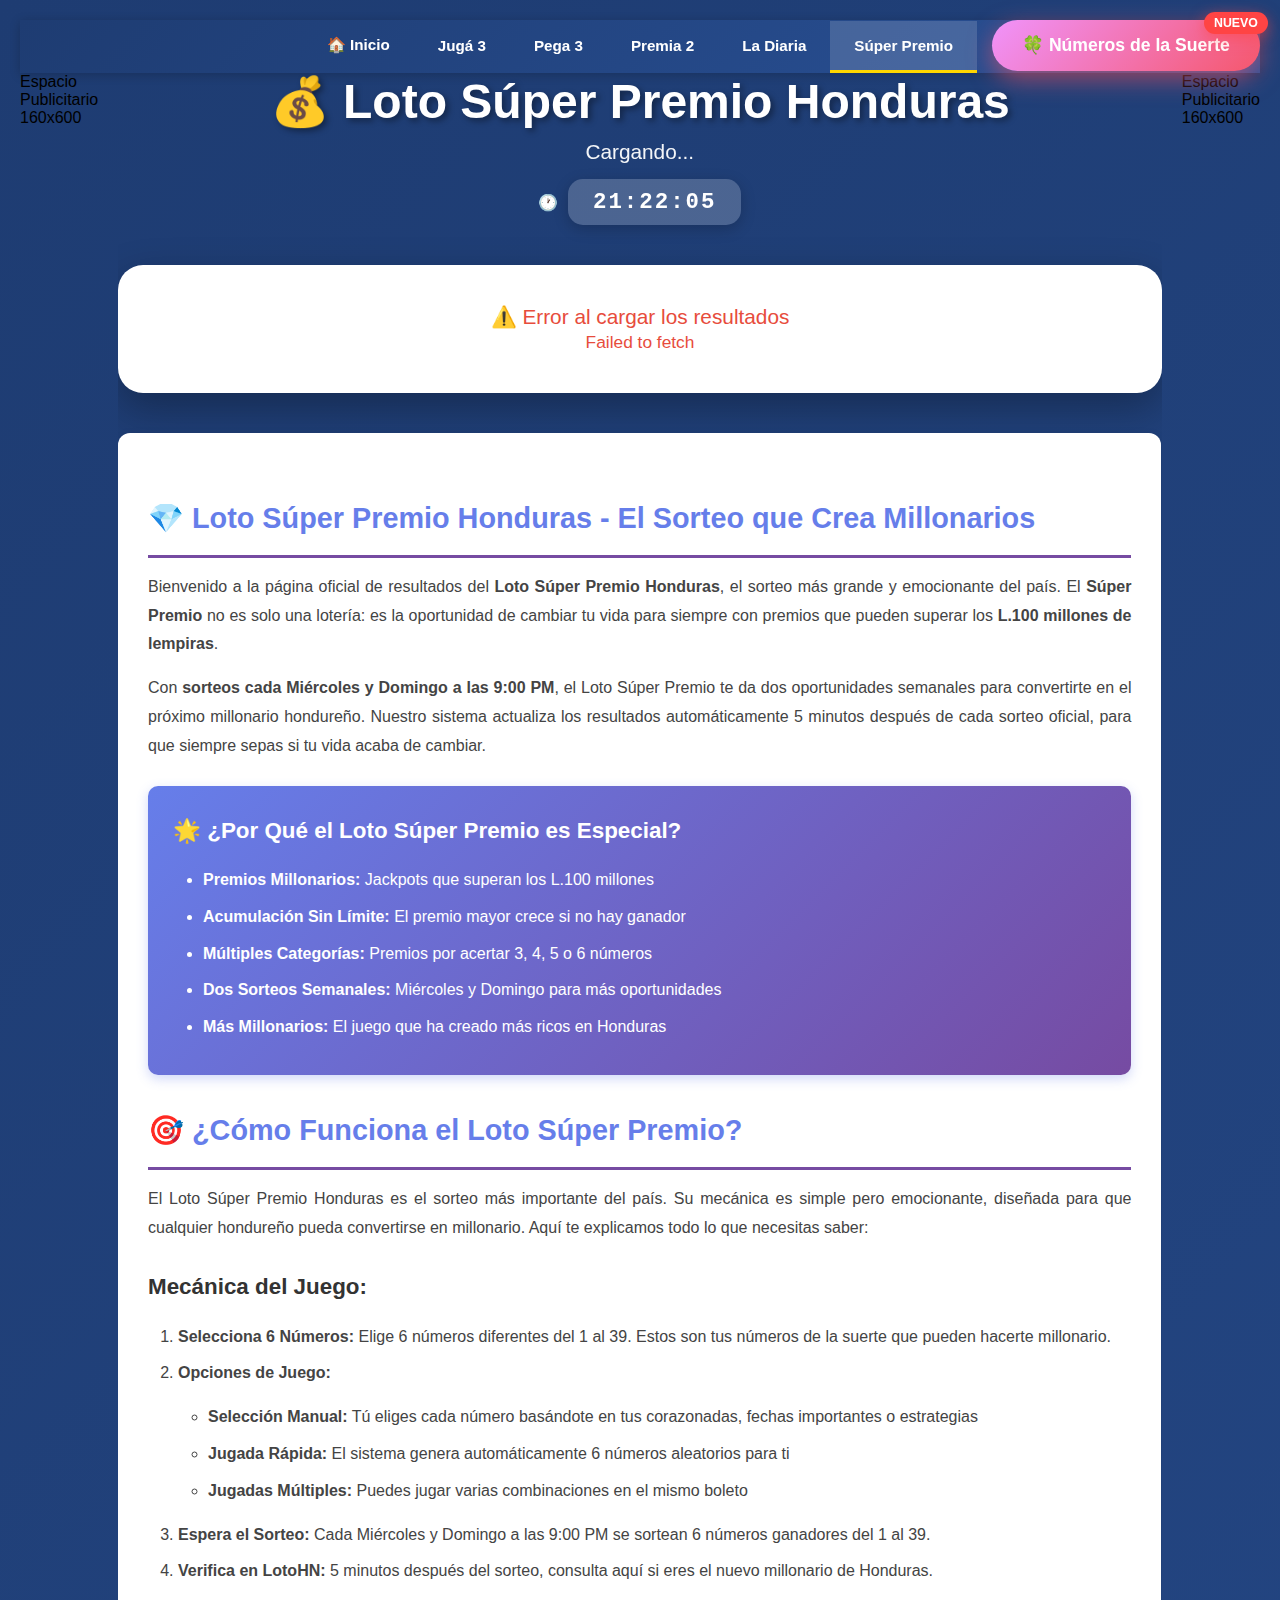
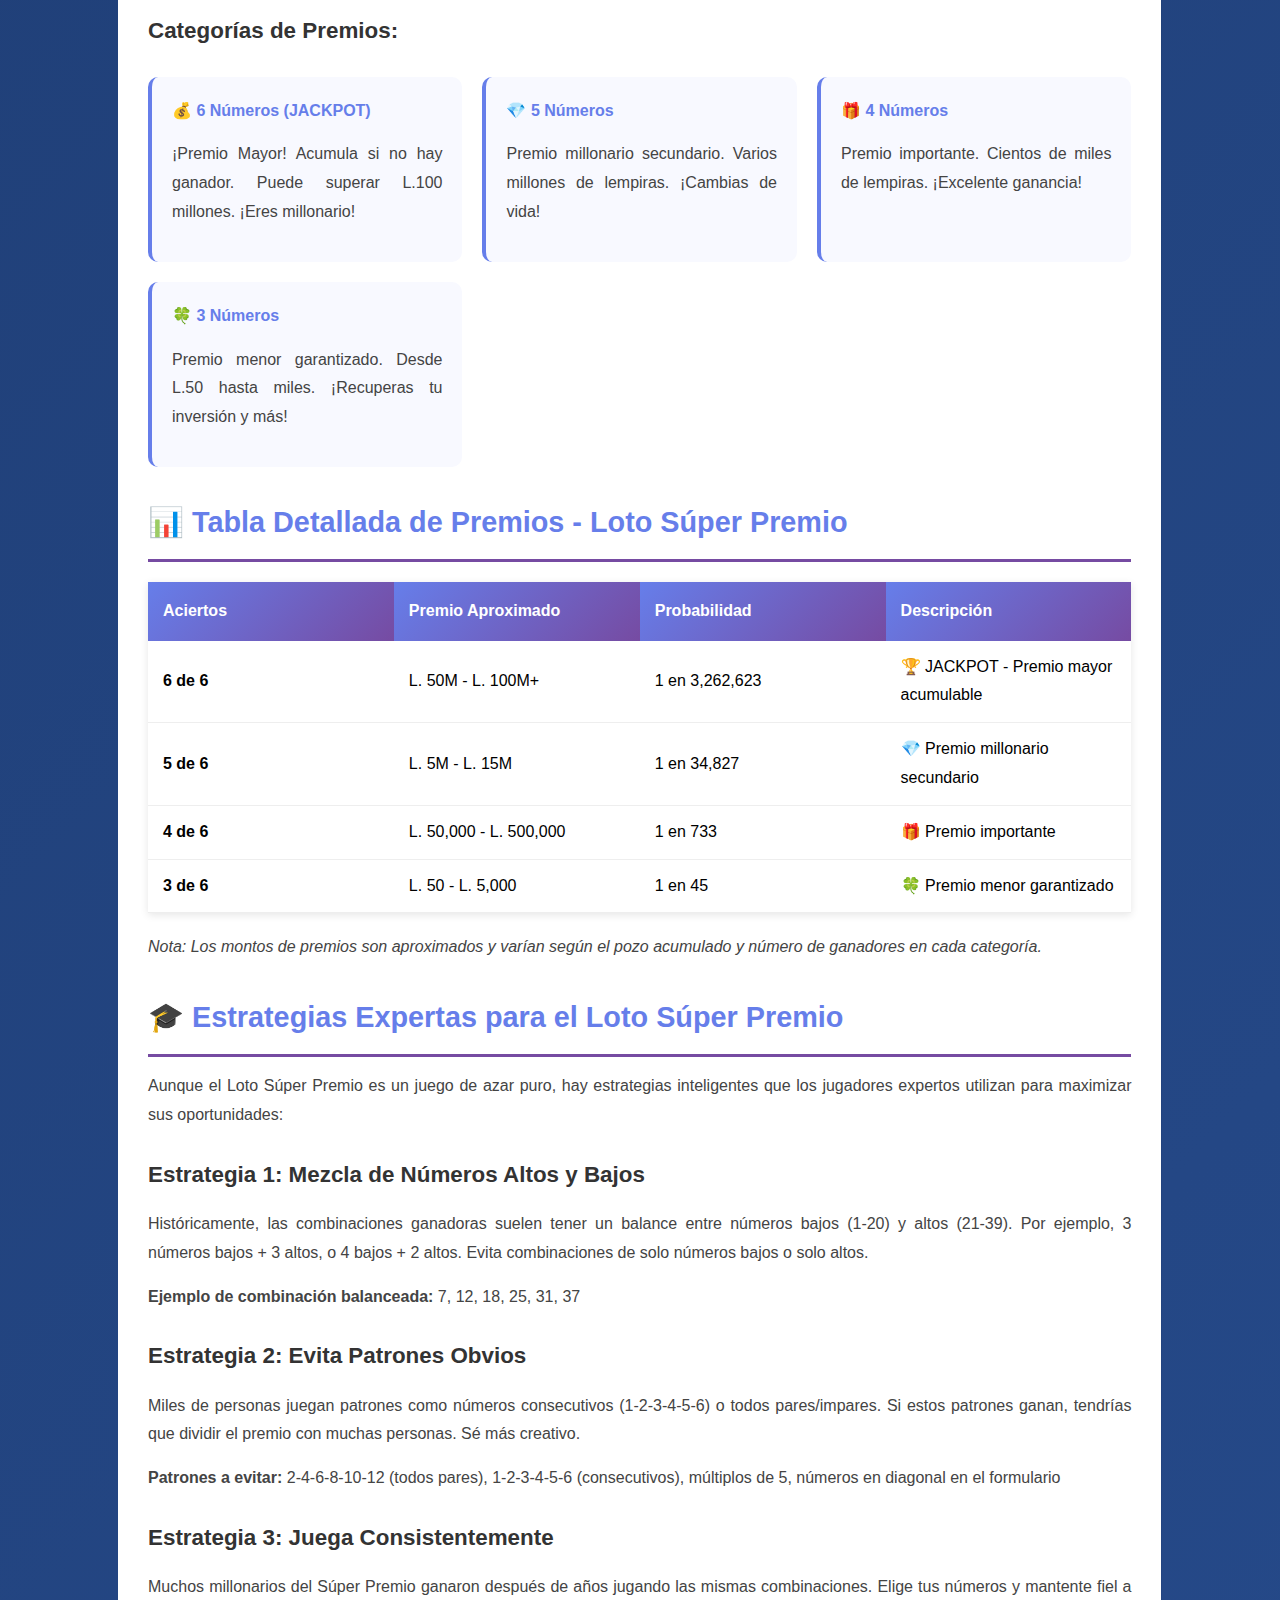
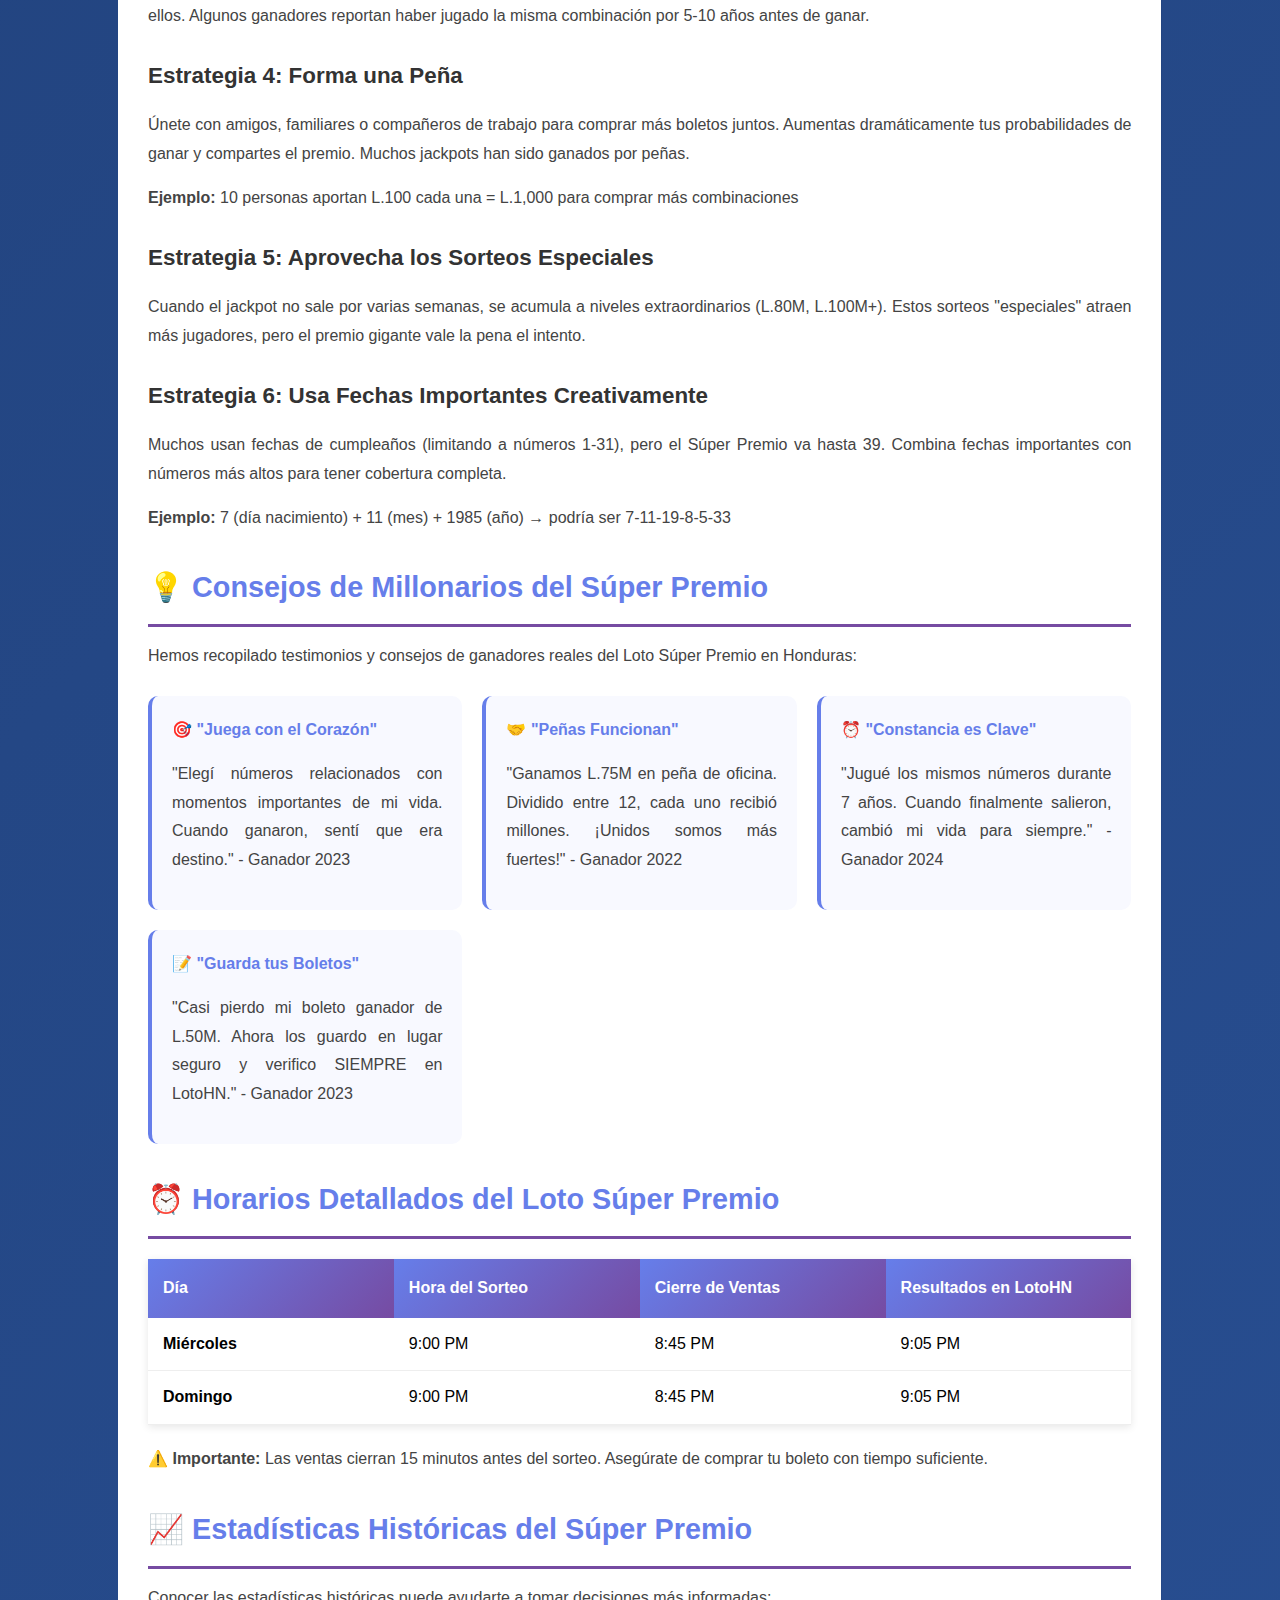
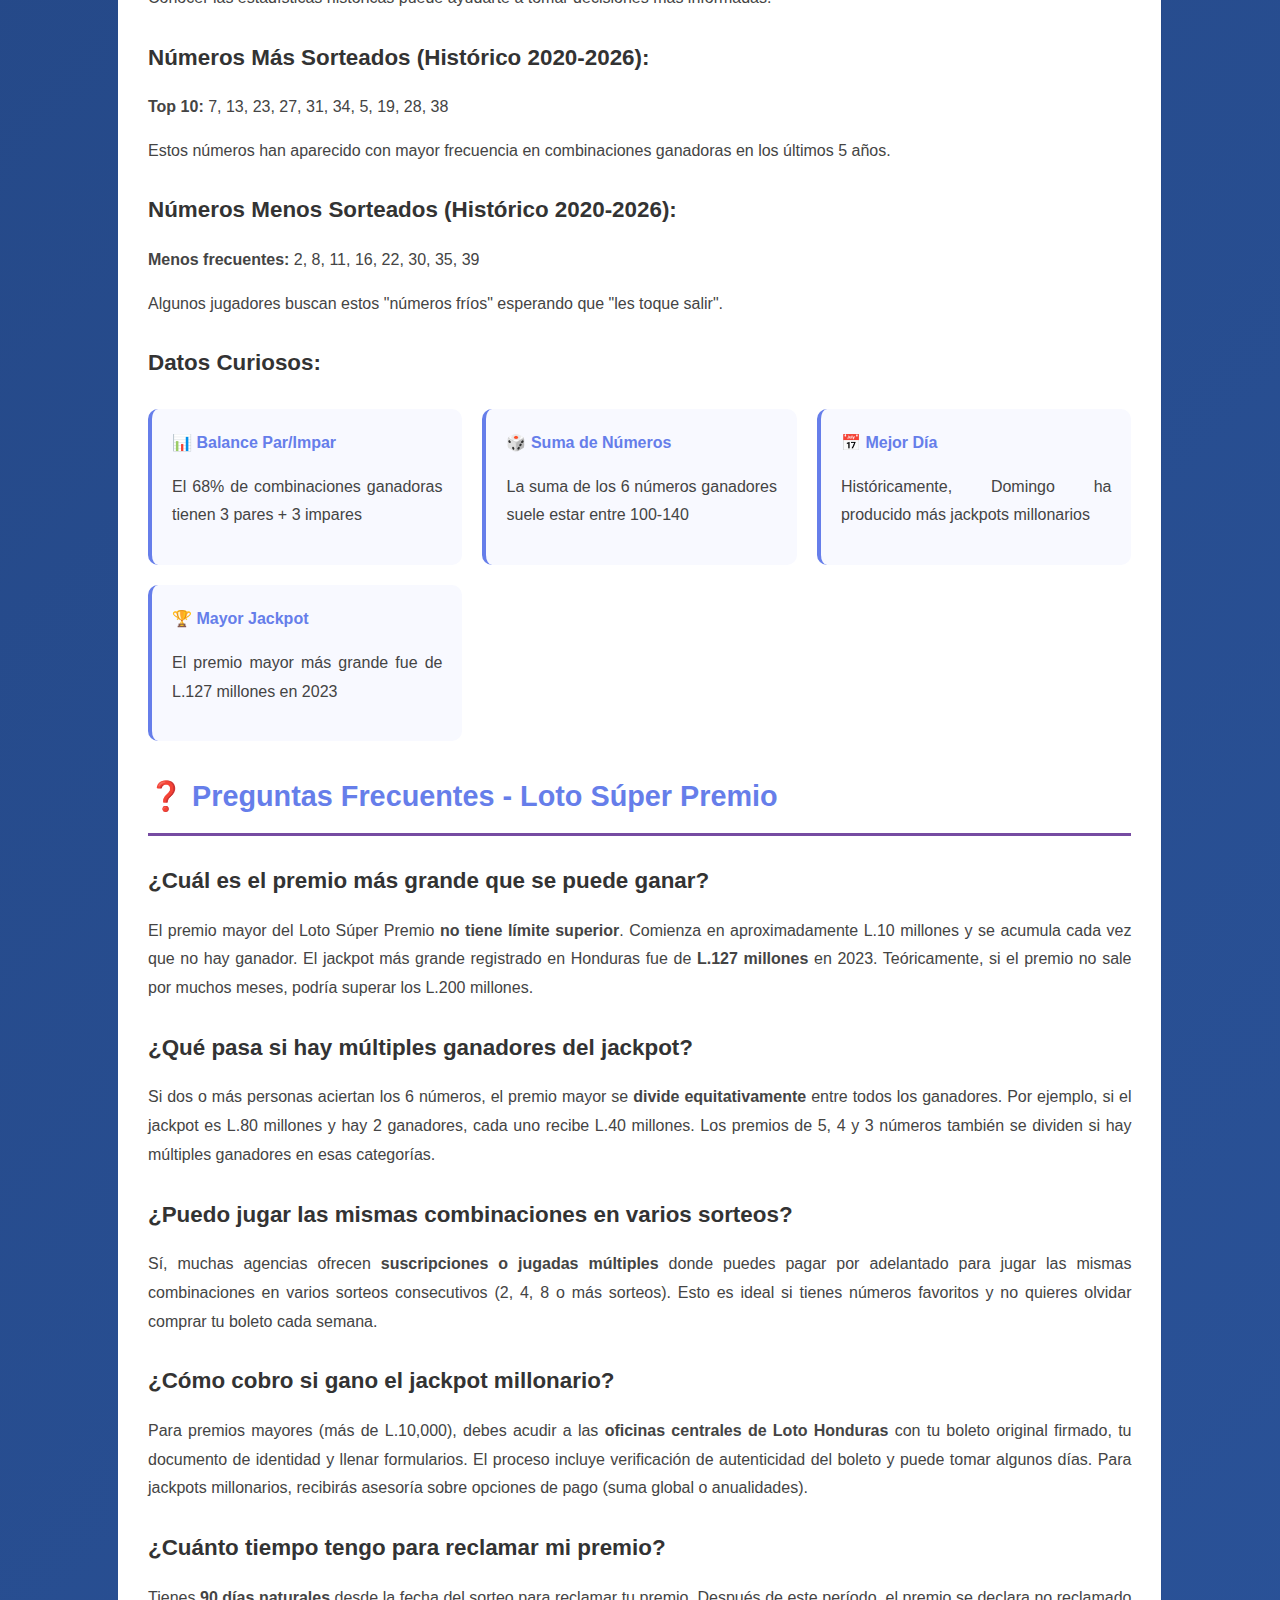
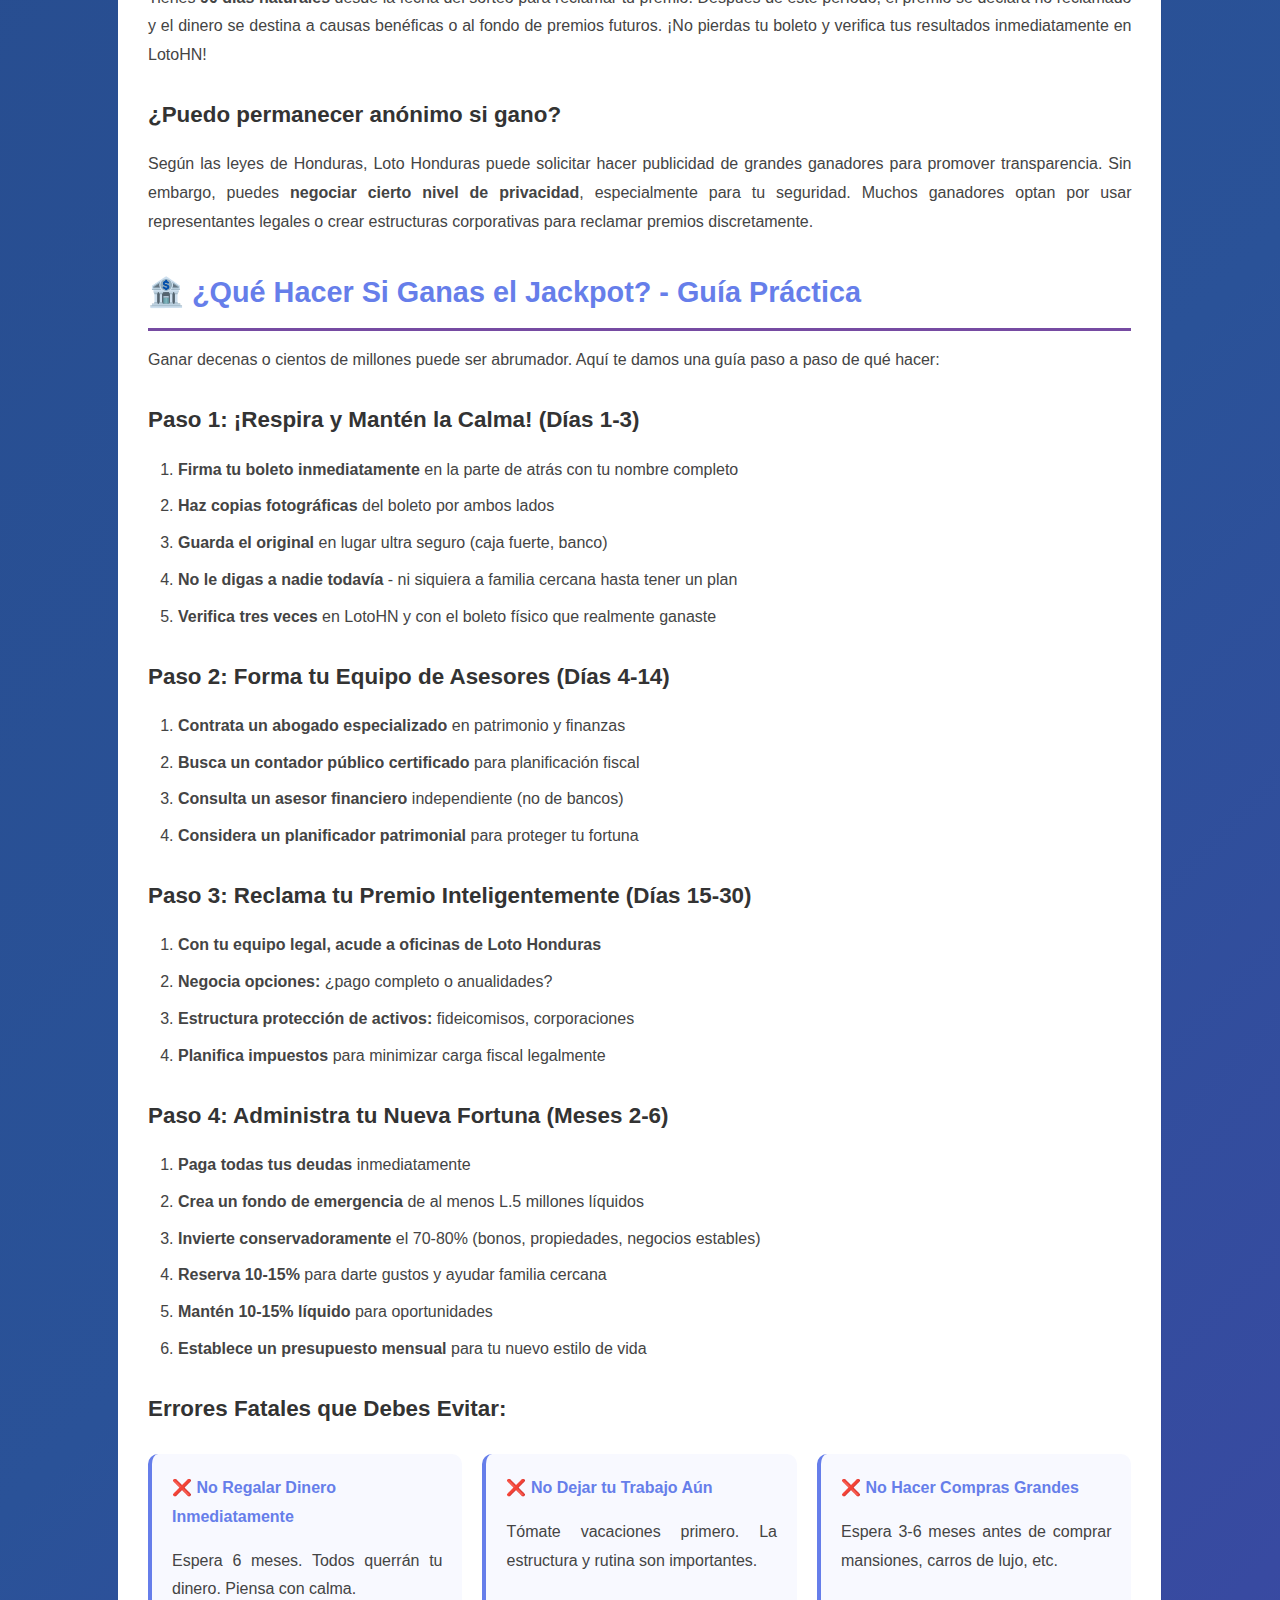
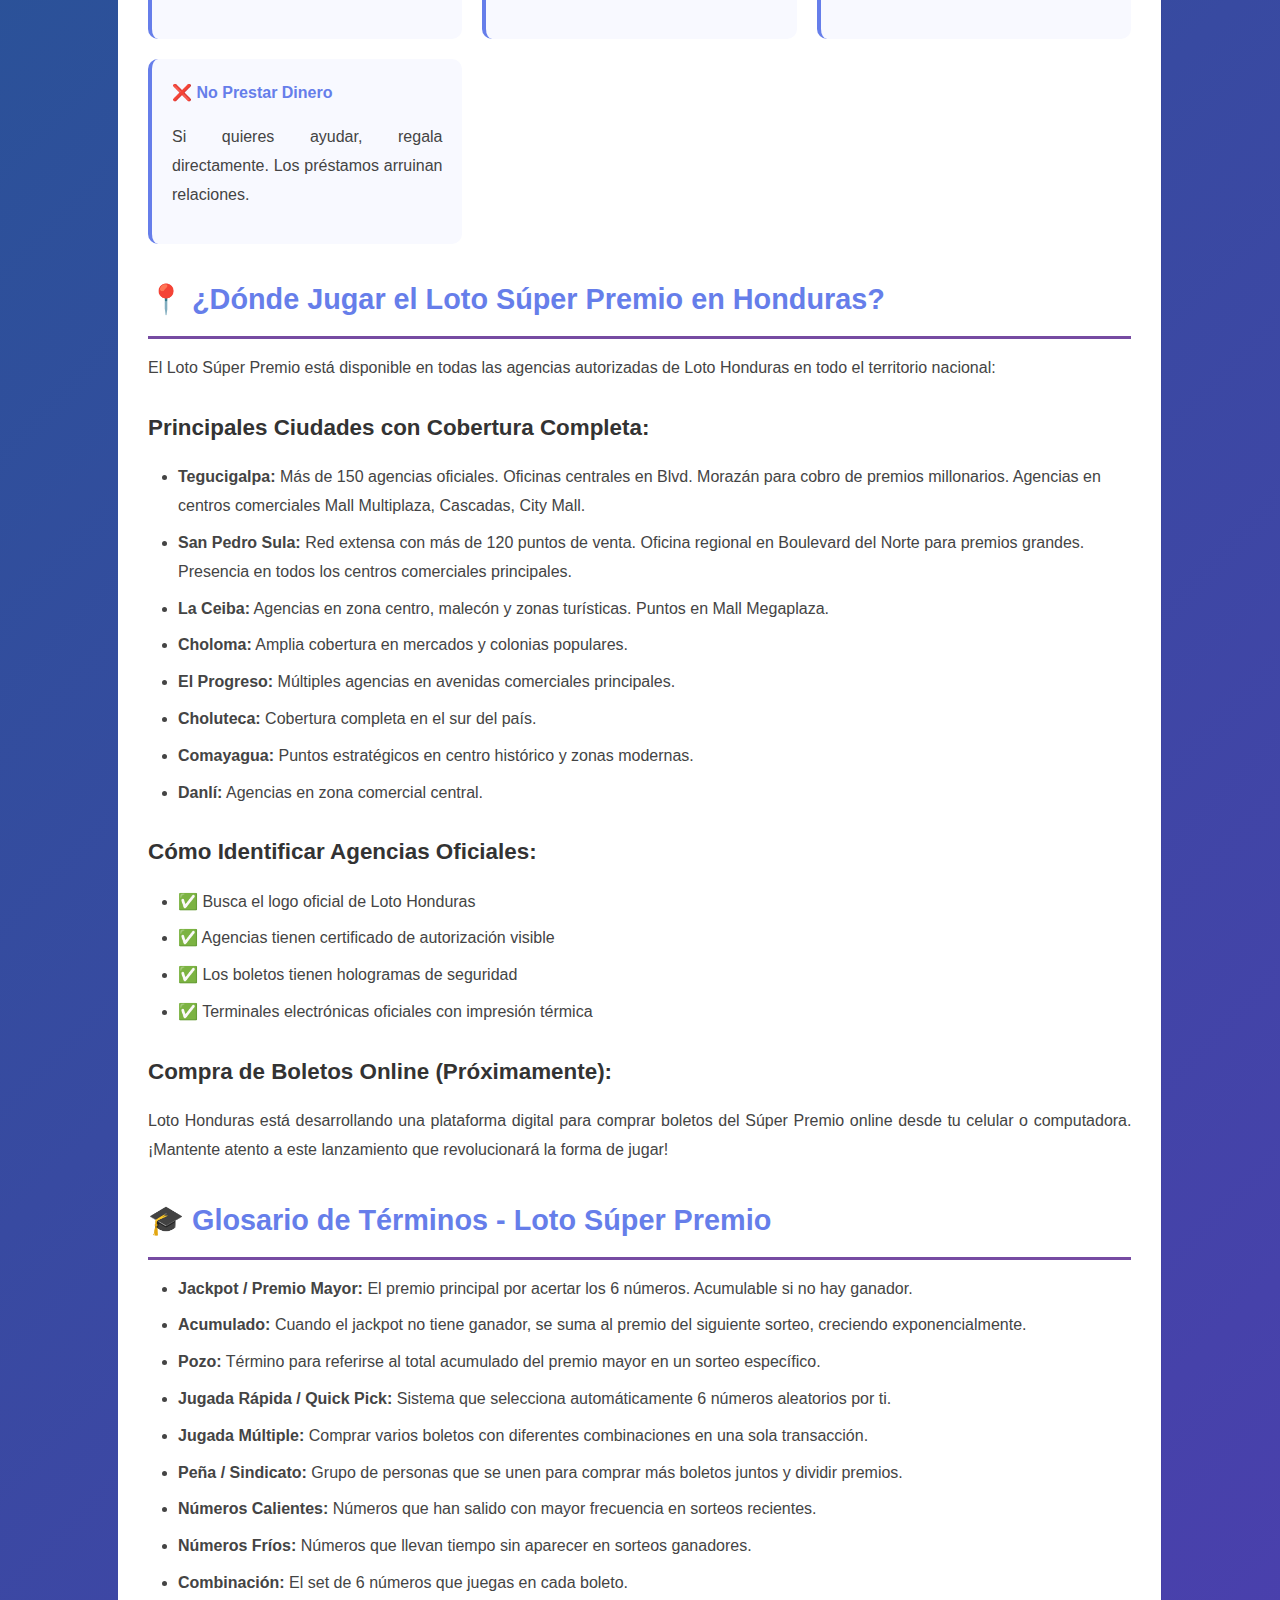
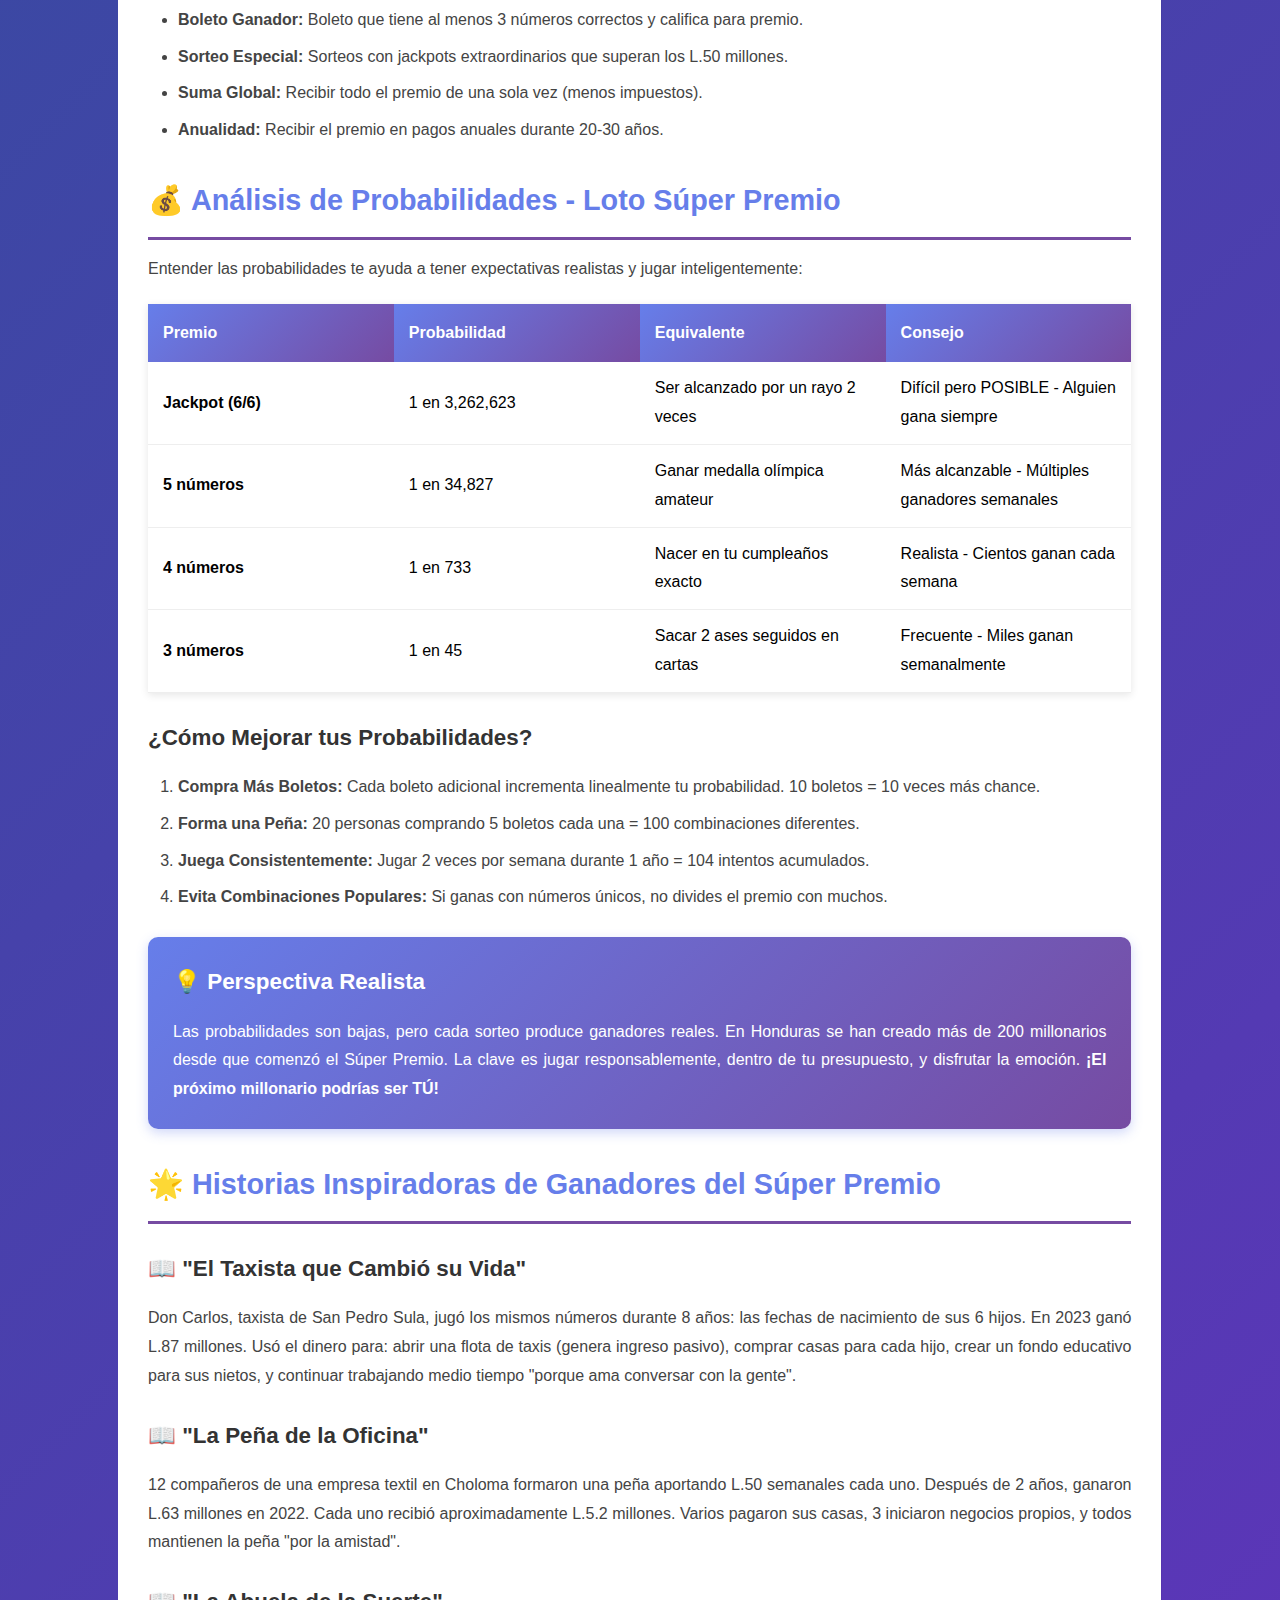
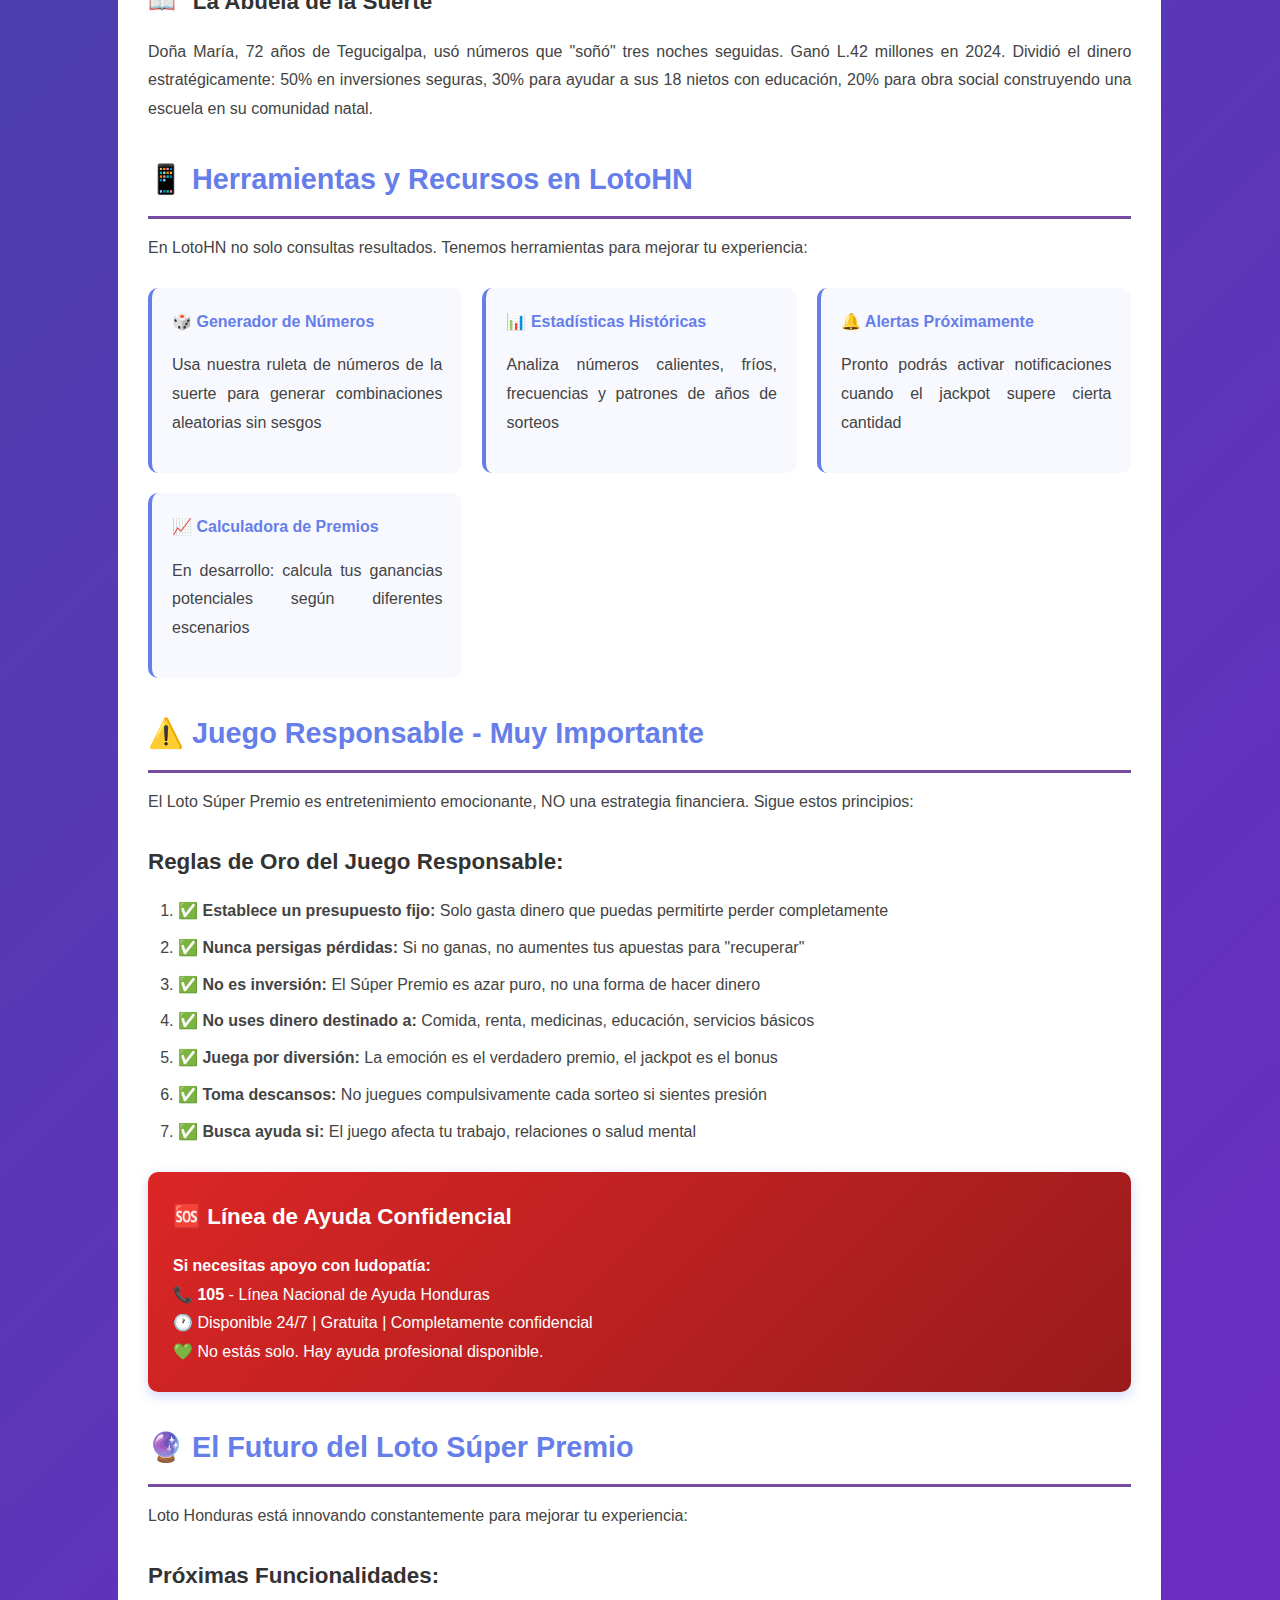
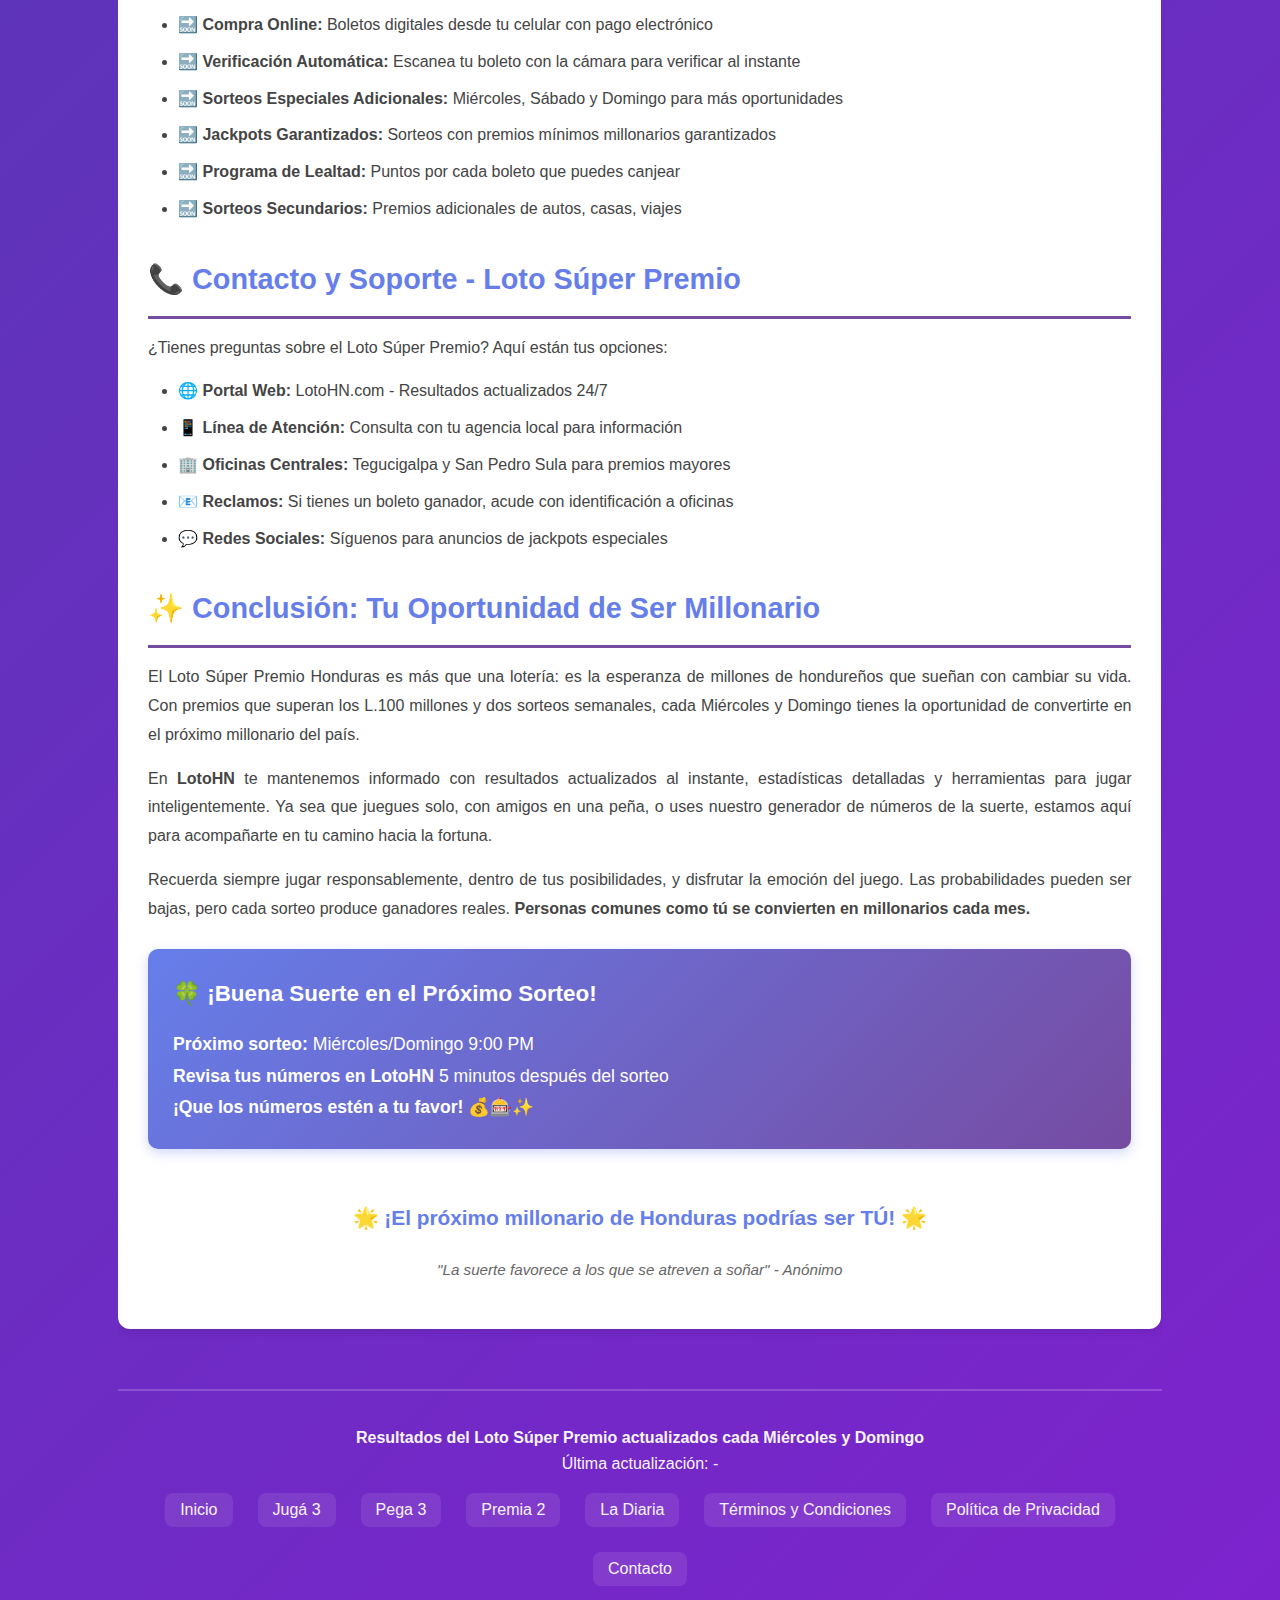
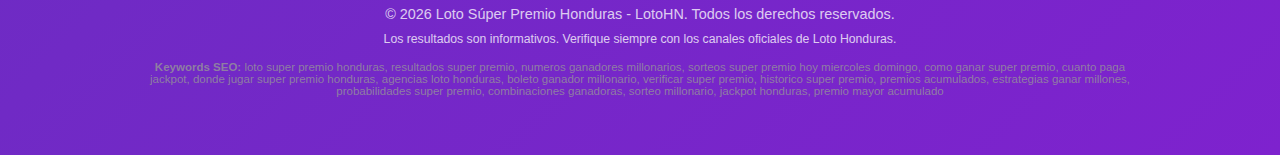
<file: loto-super-premio.html>
<!DOCTYPE html>
<html lang="es-HN">
<head>
    <meta charset="UTF-8">
    <meta name="viewport" content="width=device-width, initial-scale=1.0">
    
    <!-- ============== SEO ULTRA AGRESIVO - LOTO SÚPER PREMIO ============== -->
    <title>🏆 LOTO SÚPER PREMIO Honduras HOY | Resultados en VIVO Miércoles Domingo | Números Ganadores MILLONARIOS | LotoHN Oficial 2026</title>
    <meta name="description" content="⭐ RESULTADOS OFICIALES Loto Súper Premio Honduras HOY ACTUALIZADOS ✅ Números ganadores MILLONARIOS ⏰ Sorteos Miércoles 9PM y Domingo 9PM | Premios GIGANTES hasta L.100 MILLONES | Consulta GRATIS | Histórico completo | LotoHN #1">
    <meta name="keywords" content="loto super premio honduras, resultados super premio hoy, loto honduras super premio, numeros ganadores super premio, sorteo super premio honduras, loteria super premio, resultados loteria super premio, super premio hn, super premio honduras miercoles, super premio honduras domingo, como ganar super premio, cuanto paga super premio, donde jugar super premio, estrategias super premio, probabilidades super premio, historico super premio, premios millonarios honduras, jackpot honduras, super premio millones, combinaciones super premio, boleto ganador super premio, verificar super premio, super premio acumulado, como jugar super premio honduras, agencias super premio, sorteo millonario honduras">
    
    <!-- ============== SEO TÉCNICO AVANZADO ============== -->
    <link rel="canonical" href="https://lotohn.com/loto-super-premio">
    <meta name="author" content="LotoHN - Portal Oficial de Resultados">
    <meta name="robots" content="index, follow, max-image-preview:large, max-snippet:-1, max-video-preview:-1">
    <meta name="googlebot" content="index, follow, max-snippet:-1, max-image-preview:large, max-video-preview:-1">
    <meta name="bingbot" content="index, follow">
    <meta http-equiv="content-language" content="es-HN">
    <meta name="revisit-after" content="1 hour">
    <meta name="rating" content="general">
    <meta name="distribution" content="global">
    <meta name="language" content="Spanish">
    <meta name="coverage" content="Worldwide">
    <meta name="target" content="all">
    <meta name="HandheldFriendly" content="True">
    <meta name="MobileOptimized" content="320">
    
    <!-- ============== GEOLOCALIZACIÓN ============== -->
    <meta name="geo.region" content="HN">
    <meta name="geo.placename" content="Honduras, Tegucigalpa, San Pedro Sula, La Ceiba">
    <meta name="geo.position" content="14.0650;-87.2172">
    <meta name="ICBM" content="14.0650, -87.2172">
    
    <!-- ============== OPEN GRAPH ============== -->
    <meta property="og:type" content="website">
    <meta property="og:site_name" content="LotoHN - Loto Súper Premio Honduras">
    <meta property="og:title" content="💰 Loto Súper Premio Honduras HOY - Números Ganadores MILLONARIOS">
    <meta property="og:description" content="⭐ RESULTADOS ACTUALIZADOS del Loto Súper Premio Honduras. Números ganadores de premios MILLONARIOS. Sorteos Miércoles y Domingo 9PM. Consulta GRATIS.">
    <meta property="og:url" content="https://lotohn.com/loto-super-premio">
    <meta property="og:image" content="https://lotohn.com/favicon.png">
    <meta property="og:locale" content="es_HN">
    
    <!-- ============== TWITTER CARD ============== -->
    <meta name="twitter:card" content="summary_large_image">
    <meta name="twitter:title" content="💰 Loto Súper Premio Honduras HOY - Números Millonarios">
    <meta name="twitter:description" content="Consulta los números ganadores del Loto Súper Premio. Premios millonarios cada Miércoles y Domingo. Actualización en tiempo real.">
    <meta name="twitter:image" content="https://lotohn.com/favicon.png">
    
    <!-- ============== TEMA ============== -->
    <meta name="theme-color" content="#667eea">
    <link rel="icon" type="image/png" href="/favicon.png">
    
    <!-- ============== SCHEMA.ORG JSON-LD ============== -->
    <script type="application/ld+json">
    {
      "@context": "https://schema.org",
      "@type": "WebSite",
      "name": "Loto Súper Premio Honduras - LotoHN",
      "alternateName": ["Loto Súper Premio Honduras", "Resultados Súper Premio", "Super Premio Hoy", "Sorteo Millonario Honduras"],
      "url": "https://lotohn.com/loto-super-premio",
      "description": "Resultados oficiales del Loto Súper Premio Honduras. Números ganadores de premios millonarios actualizados en tiempo real cada Miércoles y Domingo a las 9PM.",
      "inLanguage": "es-HN"
    }
    </script>
    
    <script type="application/ld+json">
    {
      "@context": "https://schema.org",
      "@type": "FAQPage",
      "mainEntity": [
        {
          "@type": "Question",
          "name": "¿Qué es el Loto Súper Premio Honduras?",
          "acceptedAnswer": {
            "@type": "Answer",
            "text": "El Loto Súper Premio es el sorteo más grande de Honduras, con premios millonarios que pueden superar los L.100 millones. Se juega seleccionando 6 números del 1 al 39, con sorteos cada Miércoles y Domingo a las 9PM. Es el juego que crea más millonarios en el país."
          }
        },
        {
          "@type": "Question",
          "name": "¿Cómo se juega el Loto Súper Premio?",
          "acceptedAnswer": {
            "@type": "Answer",
            "text": "Para jugar el Loto Súper Premio debes seleccionar 6 números diferentes del 1 al 39. Si los 6 números coinciden con los sorteados, ganas el premio mayor (jackpot). También hay premios menores por acertar 5, 4 o 3 números. Puedes elegir tus números o usar la opción rápida."
          }
        },
        {
          "@type": "Question",
          "name": "¿Cuándo son los sorteos del Loto Súper Premio?",
          "acceptedAnswer": {
            "@type": "Answer",
            "text": "Los sorteos del Loto Súper Premio se realizan dos veces por semana: todos los Miércoles a las 9:00 PM y todos los Domingos a las 9:00 PM hora de Honduras. En LotoHN actualizamos los resultados automáticamente 5 minutos después de cada sorteo oficial."
          }
        },
        {
          "@type": "Question",
          "name": "¿Cuánto puedo ganar en el Loto Súper Premio?",
          "acceptedAnswer": {
            "@type": "Answer",
            "text": "El premio mayor del Loto Súper Premio es acumulable y puede superar los L.100 millones de lempiras. Los premios menores van desde L.50 por acertar 3 números hasta millones por acertar 5 números. El jackpot se acumula si no hay ganador y puede crecer indefinidamente."
          }
        }
      ]
    }
    </script>
    
    <!-- ============== ESTILOS ============== -->
    <link rel="stylesheet" href="styles.css">
</head>
<body>
    <!-- ============== CONTENIDO SEO OCULTO PARA CRAWLERS ============== -->
    <div style="position: absolute; left: -9999px; width: 1px; height: 1px; overflow: hidden;" aria-hidden="true">
        <h1>Loto Súper Premio Honduras - Resultados Millonarios Actualizados en Tiempo Real</h1>
        <h2>Sorteos Loto Súper Premio Miércoles y Domingo 9PM Honduras</h2>
        <p>Consulta GRATIS los resultados oficiales del Loto Súper Premio Honduras. Números ganadores de premios millonarios actualizados automáticamente después de cada sorteo. Portal #1 de Honduras para verificar tu boleto ganador del Súper Premio y consultar si eres el próximo millonario.</p>
        
        <h3>¿Qué es el Loto Súper Premio Honduras?</h3>
        <p>El Loto Súper Premio es el sorteo más importante y emocionante de la lotería nacional de Honduras. Con premios que pueden superar los L.100 millones de lempiras, es el juego que ha creado más millonarios hondureños. A diferencia de otros sorteos, el Súper Premio tiene un jackpot acumulable que crece semana tras semana cuando no hay ganador del premio mayor, creando una emoción sin precedentes en todo el país.</p>
        
        <h3>Horarios de Sorteos Loto Súper Premio</h3>
        <ul>
            <li>Sorteo del Miércoles: 9:00 PM hora de Honduras - Sorteo semanal con premios acumulados</li>
            <li>Sorteo del Domingo: 9:00 PM hora de Honduras - Sorteo principal del fin de semana con jackpots gigantes</li>
        </ul>
        
        <h3>Palabras clave Loto Súper Premio</h3>
        <p>loto super premio honduras resultados, numeros ganadores super premio, sorteos super premio hoy, jackpot honduras, premio millonario, como ganar super premio, cuanto paga super premio, donde jugar super premio honduras, agencias super premio, boleto ganador millonario, verificar super premio, historico super premio, premios acumulados, estrategias super premio, probabilidades ganar millones, combinaciones ganadoras, sorteo millonario miercoles domingo.</p>
    </div>

    <!-- Navegación -->
    <nav class="main-nav">
        <a href="index">🏠 Inicio</a>
        <a href="juga-3">Jugá 3</a>
        <a href="pega-3">Pega 3</a>
        <a href="premia-2">Premia 2</a>
        <a href="la-diaria">La Diaria</a>
        <a href="loto-super-premio" class="active">Súper Premio</a>
    </nav>

    <!-- Botón de ruleta -->
    <div class="ruleta-container">
        <button class="ruleta-button" onclick="mostrarRuleta()" aria-label="Generar números de la suerte">
            <span class="nuevo-badge">NUEVO</span>
            🍀 Números de la Suerte
        </button>
    </div>

    <!-- Overlay de la ruleta -->
    <div class="ruleta-overlay" id="ruletaOverlay" onclick="cerrarRuleta(event)">
        <div class="ruleta-content" onclick="event.stopPropagation()">
            <button class="ruleta-close" onclick="cerrarRuleta()" aria-label="Cerrar">×</button>
            <h2 class="ruleta-title">🎰 Tus Números de la Suerte para el Súper Premio</h2>
            <div id="ruletaDisplay">
                <div class="spinning-number">00 - 00 - 00 - 00 - 00 - 00</div>
                <p style="color: #999; margin-top: 20px;">Haz clic en "Girar" para descubrir tu combinación millonaria</p>
            </div>
            <button class="ruleta-button" onclick="girarRuleta()" style="margin-top: 30px;">🎲 Girar Ruleta</button>
        </div>
    </div>

    <div class="main-layout">
        <!-- Espacio publicitario izquierdo -->
        <aside class="ad-space" aria-label="Espacio publicitario">
            <div>Espacio<br>Publicitario<br>160x600</div>
        </aside>

        <main class="container">
            <header>
                <h1>💰 Loto Súper Premio Honduras</h1>
                <div class="fecha-actual" id="fechaActual">Cargando...</div>
                <div class="reloj-container">
                    <span aria-hidden="true">🕐</span>
                    <time class="reloj" id="relojHonduras" datetime="">--:--:--</time>
                </div>
            </header>

            <div id="loading" class="loading" role="status" aria-live="polite">
                <div class="spinner" aria-hidden="true"></div>
                <p>Cargando resultados del Loto Súper Premio...</p>
            </div>

            <section id="contenido" aria-label="Resultados del Loto Súper Premio"></section>

            <!-- ============== CONTENIDO SEO ESPECÍFICO LOTO SÚPER PREMIO ============== -->
            <article class="seo-content">
                <h2>💎 Loto Súper Premio Honduras - El Sorteo que Crea Millonarios</h2>
                <p>
                    Bienvenido a la página oficial de resultados del <strong>Loto Súper Premio Honduras</strong>, el sorteo más grande y emocionante del país. El <strong>Súper Premio</strong> no es solo una lotería: es la oportunidad de cambiar tu vida para siempre con premios que pueden superar los <strong>L.100 millones de lempiras</strong>.
                </p>
                <p>
                    Con <strong>sorteos cada Miércoles y Domingo a las 9:00 PM</strong>, el Loto Súper Premio te da dos oportunidades semanales para convertirte en el próximo millonario hondureño. Nuestro sistema actualiza los resultados automáticamente 5 minutos después de cada sorteo oficial, para que siempre sepas si tu vida acaba de cambiar.
                </p>

                <div class="highlight-box">
                    <h3 style="margin-top:0;color:white;">🌟 ¿Por Qué el Loto Súper Premio es Especial?</h3>
                    <ul style="color:white;margin-bottom:0;">
                        <li><strong>Premios Millonarios:</strong> Jackpots que superan los L.100 millones</li>
                        <li><strong>Acumulación Sin Límite:</strong> El premio mayor crece si no hay ganador</li>
                        <li><strong>Múltiples Categorías:</strong> Premios por acertar 3, 4, 5 o 6 números</li>
                        <li><strong>Dos Sorteos Semanales:</strong> Miércoles y Domingo para más oportunidades</li>
                        <li><strong>Más Millonarios:</strong> El juego que ha creado más ricos en Honduras</li>
                    </ul>
                </div>

                <h2>🎯 ¿Cómo Funciona el Loto Súper Premio?</h2>
                <p>
                    El Loto Súper Premio Honduras es el sorteo más importante del país. Su mecánica es simple pero emocionante, diseñada para que cualquier hondureño pueda convertirse en millonario. Aquí te explicamos todo lo que necesitas saber:
                </p>

                <h3>Mecánica del Juego:</h3>
                <ol>
                    <li>
                        <strong>Selecciona 6 Números:</strong> Elige 6 números diferentes del 1 al 39. Estos son tus números de la suerte que pueden hacerte millonario.
                    </li>
                    <li>
                        <strong>Opciones de Juego:</strong>
                        <ul>
                            <li><strong>Selección Manual:</strong> Tú eliges cada número basándote en tus corazonadas, fechas importantes o estrategias</li>
                            <li><strong>Jugada Rápida:</strong> El sistema genera automáticamente 6 números aleatorios para ti</li>
                            <li><strong>Jugadas Múltiples:</strong> Puedes jugar varias combinaciones en el mismo boleto</li>
                        </ul>
                    </li>
                    <li>
                        <strong>Espera el Sorteo:</strong> Cada Miércoles y Domingo a las 9:00 PM se sortean 6 números ganadores del 1 al 39.
                    </li>
                    <li>
                        <strong>Verifica en LotoHN:</strong> 5 minutos después del sorteo, consulta aquí si eres el nuevo millonario de Honduras.
                    </li>
                </ol>

                <h3>Categorías de Premios:</h3>
                <div class="tips-grid">
                    <div class="tip-card">
                        <h4>💰 6 Números (JACKPOT)</h4>
                        <p>¡Premio Mayor! Acumula si no hay ganador. Puede superar L.100 millones. ¡Eres millonario!</p>
                    </div>
                    <div class="tip-card">
                        <h4>💎 5 Números</h4>
                        <p>Premio millonario secundario. Varios millones de lempiras. ¡Cambias de vida!</p>
                    </div>
                    <div class="tip-card">
                        <h4>🎁 4 Números</h4>
                        <p>Premio importante. Cientos de miles de lempiras. ¡Excelente ganancia!</p>
                    </div>
                    <div class="tip-card">
                        <h4>🍀 3 Números</h4>
                        <p>Premio menor garantizado. Desde L.50 hasta miles. ¡Recuperas tu inversión y más!</p>
                    </div>
                </div>

                <h2>📊 Tabla Detallada de Premios - Loto Súper Premio</h2>
                <table class="stats-table">
                    <thead>
                        <tr>
                            <th>Aciertos</th>
                            <th>Premio Aproximado</th>
                            <th>Probabilidad</th>
                            <th>Descripción</th>
                        </tr>
                    </thead>
                    <tbody>
                        <tr>
                            <td><strong>6 de 6</strong></td>
                            <td>L. 50M - L. 100M+</td>
                            <td>1 en 3,262,623</td>
                            <td>🏆 JACKPOT - Premio mayor acumulable</td>
                        </tr>
                        <tr>
                            <td><strong>5 de 6</strong></td>
                            <td>L. 5M - L. 15M</td>
                            <td>1 en 34,827</td>
                            <td>💎 Premio millonario secundario</td>
                        </tr>
                        <tr>
                            <td><strong>4 de 6</strong></td>
                            <td>L. 50,000 - L. 500,000</td>
                            <td>1 en 733</td>
                            <td>🎁 Premio importante</td>
                        </tr>
                        <tr>
                            <td><strong>3 de 6</strong></td>
                            <td>L. 50 - L. 5,000</td>
                            <td>1 en 45</td>
                            <td>🍀 Premio menor garantizado</td>
                        </tr>
                    </tbody>
                </table>
                <p><em>Nota: Los montos de premios son aproximados y varían según el pozo acumulado y número de ganadores en cada categoría.</em></p>

                <h2>🎓 Estrategias Expertas para el Loto Súper Premio</h2>
                <p>
                    Aunque el Loto Súper Premio es un juego de azar puro, hay estrategias inteligentes que los jugadores expertos utilizan para maximizar sus oportunidades:
                </p>

                <h3>Estrategia 1: Mezcla de Números Altos y Bajos</h3>
                <p>
                    Históricamente, las combinaciones ganadoras suelen tener un balance entre números bajos (1-20) y altos (21-39). Por ejemplo, 3 números bajos + 3 altos, o 4 bajos + 2 altos. Evita combinaciones de solo números bajos o solo altos.
                </p>
                <p><strong>Ejemplo de combinación balanceada:</strong> 7, 12, 18, 25, 31, 37</p>

                <h3>Estrategia 2: Evita Patrones Obvios</h3>
                <p>
                    Miles de personas juegan patrones como números consecutivos (1-2-3-4-5-6) o todos pares/impares. Si estos patrones ganan, tendrías que dividir el premio con muchas personas. Sé más creativo.
                </p>
                <p><strong>Patrones a evitar:</strong> 2-4-6-8-10-12 (todos pares), 1-2-3-4-5-6 (consecutivos), múltiplos de 5, números en diagonal en el formulario</p>

                <h3>Estrategia 3: Juega Consistentemente</h3>
                <p>
                    Muchos millonarios del Súper Premio ganaron después de años jugando las mismas combinaciones. Elige tus números y mantente fiel a ellos. Algunos ganadores reportan haber jugado la misma combinación por 5-10 años antes de ganar.
                </p>

                <h3>Estrategia 4: Forma una Peña</h3>
                <p>
                    Únete con amigos, familiares o compañeros de trabajo para comprar más boletos juntos. Aumentas dramáticamente tus probabilidades de ganar y compartes el premio. Muchos jackpots han sido ganados por peñas.
                </p>
                <p><strong>Ejemplo:</strong> 10 personas aportan L.100 cada una = L.1,000 para comprar más combinaciones</p>

                <h3>Estrategia 5: Aprovecha los Sorteos Especiales</h3>
                <p>
                    Cuando el jackpot no sale por varias semanas, se acumula a niveles extraordinarios (L.80M, L.100M+). Estos sorteos "especiales" atraen más jugadores, pero el premio gigante vale la pena el intento.
                </p>

                <h3>Estrategia 6: Usa Fechas Importantes Creativamente</h3>
                <p>
                    Muchos usan fechas de cumpleaños (limitando a números 1-31), pero el Súper Premio va hasta 39. Combina fechas importantes con números más altos para tener cobertura completa.
                </p>
                <p><strong>Ejemplo:</strong> 7 (día nacimiento) + 11 (mes) + 1985 (año) → podría ser 7-11-19-8-5-33</p>

                <h2>💡 Consejos de Millonarios del Súper Premio</h2>
                <p>
                    Hemos recopilado testimonios y consejos de ganadores reales del Loto Súper Premio en Honduras:
                </p>

                <div class="tips-grid">
                    <div class="tip-card">
                        <h4>🎯 "Juega con el Corazón"</h4>
                        <p>"Elegí números relacionados con momentos importantes de mi vida. Cuando ganaron, sentí que era destino." - Ganador 2023</p>
                    </div>
                    <div class="tip-card">
                        <h4>🤝 "Peñas Funcionan"</h4>
                        <p>"Ganamos L.75M en peña de oficina. Dividido entre 12, cada uno recibió millones. ¡Unidos somos más fuertes!" - Ganador 2022</p>
                    </div>
                    <div class="tip-card">
                        <h4>⏰ "Constancia es Clave"</h4>
                        <p>"Jugué los mismos números durante 7 años. Cuando finalmente salieron, cambió mi vida para siempre." - Ganador 2024</p>
                    </div>
                    <div class="tip-card">
                        <h4>📝 "Guarda tus Boletos"</h4>
                        <p>"Casi pierdo mi boleto ganador de L.50M. Ahora los guardo en lugar seguro y verifico SIEMPRE en LotoHN." - Ganador 2023</p>
                    </div>
                </div>

                <h2>⏰ Horarios Detallados del Loto Súper Premio</h2>
                <table class="stats-table">
                    <thead>
                        <tr>
                            <th>Día</th>
                            <th>Hora del Sorteo</th>
                            <th>Cierre de Ventas</th>
                            <th>Resultados en LotoHN</th>
                        </tr>
                    </thead>
                    <tbody>
                        <tr>
                            <td><strong>Miércoles</strong></td>
                            <td>9:00 PM</td>
                            <td>8:45 PM</td>
                            <td>9:05 PM</td>
                        </tr>
                        <tr>
                            <td><strong>Domingo</strong></td>
                            <td>9:00 PM</td>
                            <td>8:45 PM</td>
                            <td>9:05 PM</td>
                        </tr>
                    </tbody>
                </table>
                <p><strong>⚠️ Importante:</strong> Las ventas cierran 15 minutos antes del sorteo. Asegúrate de comprar tu boleto con tiempo suficiente.</p>

                <h2>📈 Estadísticas Históricas del Súper Premio</h2>
                <p>
                    Conocer las estadísticas históricas puede ayudarte a tomar decisiones más informadas:
                </p>

                <h3>Números Más Sorteados (Histórico 2020-2026):</h3>
                <p><strong>Top 10:</strong> 7, 13, 23, 27, 31, 34, 5, 19, 28, 38</p>
                <p>Estos números han aparecido con mayor frecuencia en combinaciones ganadoras en los últimos 5 años.</p>

                <h3>Números Menos Sorteados (Histórico 2020-2026):</h3>
                <p><strong>Menos frecuentes:</strong> 2, 8, 11, 16, 22, 30, 35, 39</p>
                <p>Algunos jugadores buscan estos "números fríos" esperando que "les toque salir".</p>

                <h3>Datos Curiosos:</h3>
                <div class="tips-grid">
                    <div class="tip-card">
                        <h4>📊 Balance Par/Impar</h4>
                        <p>El 68% de combinaciones ganadoras tienen 3 pares + 3 impares</p>
                    </div>
                    <div class="tip-card">
                        <h4>🎲 Suma de Números</h4>
                        <p>La suma de los 6 números ganadores suele estar entre 100-140</p>
                    </div>
                    <div class="tip-card">
                        <h4>📅 Mejor Día</h4>
                        <p>Históricamente, Domingo ha producido más jackpots millonarios</p>
                    </div>
                    <div class="tip-card">
                        <h4>🏆 Mayor Jackpot</h4>
                        <p>El premio mayor más grande fue de L.127 millones en 2023</p>
                    </div>
                </div>

                <h2>❓ Preguntas Frecuentes - Loto Súper Premio</h2>
                
                <h3>¿Cuál es el premio más grande que se puede ganar?</h3>
                <p>
                    El premio mayor del Loto Súper Premio <strong>no tiene límite superior</strong>. Comienza en aproximadamente L.10 millones y se acumula cada vez que no hay ganador. El jackpot más grande registrado en Honduras fue de <strong>L.127 millones</strong> en 2023. Teóricamente, si el premio no sale por muchos meses, podría superar los L.200 millones.
                </p>

                <h3>¿Qué pasa si hay múltiples ganadores del jackpot?</h3>
                <p>
                    Si dos o más personas aciertan los 6 números, el premio mayor se <strong>divide equitativamente</strong> entre todos los ganadores. Por ejemplo, si el jackpot es L.80 millones y hay 2 ganadores, cada uno recibe L.40 millones. Los premios de 5, 4 y 3 números también se dividen si hay múltiples ganadores en esas categorías.
                </p>

                <h3>¿Puedo jugar las mismas combinaciones en varios sorteos?</h3>
                <p>
                    Sí, muchas agencias ofrecen <strong>suscripciones o jugadas múltiples</strong> donde puedes pagar por adelantado para jugar las mismas combinaciones en varios sorteos consecutivos (2, 4, 8 o más sorteos). Esto es ideal si tienes números favoritos y no quieres olvidar comprar tu boleto cada semana.
                </p>

                <h3>¿Cómo cobro si gano el jackpot millonario?</h3>
                <p>
                    Para premios mayores (más de L.10,000), debes acudir a las <strong>oficinas centrales de Loto Honduras</strong> con tu boleto original firmado, tu documento de identidad y llenar formularios. El proceso incluye verificación de autenticidad del boleto y puede tomar algunos días. Para jackpots millonarios, recibirás asesoría sobre opciones de pago (suma global o anualidades).
                </p>

                <h3>¿Cuánto tiempo tengo para reclamar mi premio?</h3>
                <p>
                    Tienes <strong>90 días naturales</strong> desde la fecha del sorteo para reclamar tu premio. Después de este período, el premio se declara no reclamado y el dinero se destina a causas benéficas o al fondo de premios futuros. ¡No pierdas tu boleto y verifica tus resultados inmediatamente en LotoHN!
                </p>

                <h3>¿Puedo permanecer anónimo si gano?</h3>
                <p>
                    Según las leyes de Honduras, Loto Honduras puede solicitar hacer publicidad de grandes ganadores para promover transparencia. Sin embargo, puedes <strong>negociar cierto nivel de privacidad</strong>, especialmente para tu seguridad. Muchos ganadores optan por usar representantes legales o crear estructuras corporativas para reclamar premios discretamente.
                </p>

                <h2>🏦 ¿Qué Hacer Si Ganas el Jackpot? - Guía Práctica</h2>
                <p>
                    Ganar decenas o cientos de millones puede ser abrumador. Aquí te damos una guía paso a paso de qué hacer:
                </p>

                <h3>Paso 1: ¡Respira y Mantén la Calma! (Días 1-3)</h3>
                <ol>
                    <li><strong>Firma tu boleto inmediatamente</strong> en la parte de atrás con tu nombre completo</li>
                    <li><strong>Haz copias fotográficas</strong> del boleto por ambos lados</li>
                    <li><strong>Guarda el original</strong> en lugar ultra seguro (caja fuerte, banco)</li>
                    <li><strong>No le digas a nadie todavía</strong> - ni siquiera a familia cercana hasta tener un plan</li>
                    <li><strong>Verifica tres veces</strong> en LotoHN y con el boleto físico que realmente ganaste</li>
                </ol>

                <h3>Paso 2: Forma tu Equipo de Asesores (Días 4-14)</h3>
                <ol>
                    <li><strong>Contrata un abogado especializado</strong> en patrimonio y finanzas</li>
                    <li><strong>Busca un contador público certificado</strong> para planificación fiscal</li>
                    <li><strong>Consulta un asesor financiero</strong> independiente (no de bancos)</li>
                    <li><strong>Considera un planificador patrimonial</strong> para proteger tu fortuna</li>
                </ol>

                <h3>Paso 3: Reclama tu Premio Inteligentemente (Días 15-30)</h3>
                <ol>
                    <li><strong>Con tu equipo legal, acude a oficinas de Loto Honduras</strong></li>
                    <li><strong>Negocia opciones:</strong> ¿pago completo o anualidades?</li>
                    <li><strong>Estructura protección de activos:</strong> fideicomisos, corporaciones</li>
                    <li><strong>Planifica impuestos</strong> para minimizar carga fiscal legalmente</li>
                </ol>

                <h3>Paso 4: Administra tu Nueva Fortuna (Meses 2-6)</h3>
                <ol>
                    <li><strong>Paga todas tus deudas</strong> inmediatamente</li>
                    <li><strong>Crea un fondo de emergencia</strong> de al menos L.5 millones líquidos</li>
                    <li><strong>Invierte conservadoramente</strong> el 70-80% (bonos, propiedades, negocios estables)</li>
                    <li><strong>Reserva 10-15%</strong> para darte gustos y ayudar familia cercana</li>
                    <li><strong>Mantén 10-15% líquido</strong> para oportunidades</li>
                    <li><strong>Establece un presupuesto mensual</strong> para tu nuevo estilo de vida</li>
                </ol>

                <h3>Errores Fatales que Debes Evitar:</h3>
                <div class="tips-grid">
                    <div class="tip-card">
                        <h4>❌ No Regalar Dinero Inmediatamente</h4>
                        <p>Espera 6 meses. Todos querrán tu dinero. Piensa con calma.</p>
                    </div>
                    <div class="tip-card">
                        <h4>❌ No Dejar tu Trabajo Aún</h4>
                        <p>Tómate vacaciones primero. La estructura y rutina son importantes.</p>
                    </div>
                    <div class="tip-card">
                        <h4>❌ No Hacer Compras Grandes</h4>
                        <p>Espera 3-6 meses antes de comprar mansiones, carros de lujo, etc.</p>
                    </div>
                    <div class="tip-card">
                        <h4>❌ No Prestar Dinero</h4>
                        <p>Si quieres ayudar, regala directamente. Los préstamos arruinan relaciones.</p>
                    </div>
                </div>

                <h2>📍 ¿Dónde Jugar el Loto Súper Premio en Honduras?</h2>
                <p>
                    El Loto Súper Premio está disponible en todas las agencias autorizadas de Loto Honduras en todo el territorio nacional:
                </p>

                <h3>Principales Ciudades con Cobertura Completa:</h3>
                <ul>
                    <li><strong>Tegucigalpa:</strong> Más de 150 agencias oficiales. Oficinas centrales en Blvd. Morazán para cobro de premios millonarios. Agencias en centros comerciales Mall Multiplaza, Cascadas, City Mall.</li>
                    <li><strong>San Pedro Sula:</strong> Red extensa con más de 120 puntos de venta. Oficina regional en Boulevard del Norte para premios grandes. Presencia en todos los centros comerciales principales.</li>
                    <li><strong>La Ceiba:</strong> Agencias en zona centro, malecón y zonas turísticas. Puntos en Mall Megaplaza.</li>
                    <li><strong>Choloma:</strong> Amplia cobertura en mercados y colonias populares.</li>
                    <li><strong>El Progreso:</strong> Múltiples agencias en avenidas comerciales principales.</li>
                    <li><strong>Choluteca:</strong> Cobertura completa en el sur del país.</li>
                    <li><strong>Comayagua:</strong> Puntos estratégicos en centro histórico y zonas modernas.</li>
                    <li><strong>Danlí:</strong> Agencias en zona comercial central.</li>
                </ul>

                <h3>Cómo Identificar Agencias Oficiales:</h3>
                <ul>
                    <li>✅ Busca el logo oficial de Loto Honduras</li>
                    <li>✅ Agencias tienen certificado de autorización visible</li>
                    <li>✅ Los boletos tienen hologramas de seguridad</li>
                    <li>✅ Terminales electrónicas oficiales con impresión térmica</li>
                </ul>

                <h3>Compra de Boletos Online (Próximamente):</h3>
                <p>
                    Loto Honduras está desarrollando una plataforma digital para comprar boletos del Súper Premio online desde tu celular o computadora. ¡Mantente atento a este lanzamiento que revolucionará la forma de jugar!
                </p>

                <h2>🎓 Glosario de Términos - Loto Súper Premio</h2>
                <ul>
                    <li><strong>Jackpot / Premio Mayor:</strong> El premio principal por acertar los 6 números. Acumulable si no hay ganador.</li>
                    <li><strong>Acumulado:</strong> Cuando el jackpot no tiene ganador, se suma al premio del siguiente sorteo, creciendo exponencialmente.</li>
                    <li><strong>Pozo:</strong> Término para referirse al total acumulado del premio mayor en un sorteo específico.</li>
                    <li><strong>Jugada Rápida / Quick Pick:</strong> Sistema que selecciona automáticamente 6 números aleatorios por ti.</li>
                    <li><strong>Jugada Múltiple:</strong> Comprar varios boletos con diferentes combinaciones en una sola transacción.</li>
                    <li><strong>Peña / Sindicato:</strong> Grupo de personas que se unen para comprar más boletos juntos y dividir premios.</li>
                    <li><strong>Números Calientes:</strong> Números que han salido con mayor frecuencia en sorteos recientes.</li>
                    <li><strong>Números Fríos:</strong> Números que llevan tiempo sin aparecer en sorteos ganadores.</li>
                    <li><strong>Combinación:</strong> El set de 6 números que juegas en cada boleto.</li>
                    <li><strong>Boleto Ganador:</strong> Boleto que tiene al menos 3 números correctos y califica para premio.</li>
                    <li><strong>Sorteo Especial:</strong> Sorteos con jackpots extraordinarios que superan los L.50 millones.</li>
                    <li><strong>Suma Global:</strong> Recibir todo el premio de una sola vez (menos impuestos).</li>
                    <li><strong>Anualidad:</strong> Recibir el premio en pagos anuales durante 20-30 años.</li>
                </ul>

                <h2>💰 Análisis de Probabilidades - Loto Súper Premio</h2>
                <p>
                    Entender las probabilidades te ayuda a tener expectativas realistas y jugar inteligentemente:
                </p>

                <table class="stats-table">
                    <thead>
                        <tr>
                            <th>Premio</th>
                            <th>Probabilidad</th>
                            <th>Equivalente</th>
                            <th>Consejo</th>
                        </tr>
                    </thead>
                    <tbody>
                        <tr>
                            <td><strong>Jackpot (6/6)</strong></td>
                            <td>1 en 3,262,623</td>
                            <td>Ser alcanzado por un rayo 2 veces</td>
                            <td>Difícil pero POSIBLE - Alguien gana siempre</td>
                        </tr>
                        <tr>
                            <td><strong>5 números</strong></td>
                            <td>1 en 34,827</td>
                            <td>Ganar medalla olímpica amateur</td>
                            <td>Más alcanzable - Múltiples ganadores semanales</td>
                        </tr>
                        <tr>
                            <td><strong>4 números</strong></td>
                            <td>1 en 733</td>
                            <td>Nacer en tu cumpleaños exacto</td>
                            <td>Realista - Cientos ganan cada semana</td>
                        </tr>
                        <tr>
                            <td><strong>3 números</strong></td>
                            <td>1 en 45</td>
                            <td>Sacar 2 ases seguidos en cartas</td>
                            <td>Frecuente - Miles ganan semanalmente</td>
                        </tr>
                    </tbody>
                </table>

                <h3>¿Cómo Mejorar tus Probabilidades?</h3>
                <ol>
                    <li><strong>Compra Más Boletos:</strong> Cada boleto adicional incrementa linealmente tu probabilidad. 10 boletos = 10 veces más chance.</li>
                    <li><strong>Forma una Peña:</strong> 20 personas comprando 5 boletos cada una = 100 combinaciones diferentes.</li>
                    <li><strong>Juega Consistentemente:</strong> Jugar 2 veces por semana durante 1 año = 104 intentos acumulados.</li>
                    <li><strong>Evita Combinaciones Populares:</strong> Si ganas con números únicos, no divides el premio con muchos.</li>
                </ol>

                <div class="highlight-box">
                    <h3 style="margin-top:0;color:white;">💡 Perspectiva Realista</h3>
                    <p style="color:white;margin-bottom:0;">
                        Las probabilidades son bajas, pero cada sorteo produce ganadores reales. En Honduras se han creado más de 200 millonarios desde que comenzó el Súper Premio. La clave es jugar responsablemente, dentro de tu presupuesto, y disfrutar la emoción. <strong>¡El próximo millonario podrías ser TÚ!</strong>
                    </p>
                </div>

                <h2>🌟 Historias Inspiradoras de Ganadores del Súper Premio</h2>
                
                <h3>📖 "El Taxista que Cambió su Vida"</h3>
                <p>
                    Don Carlos, taxista de San Pedro Sula, jugó los mismos números durante 8 años: las fechas de nacimiento de sus 6 hijos. En 2023 ganó L.87 millones. Usó el dinero para: abrir una flota de taxis (genera ingreso pasivo), comprar casas para cada hijo, crear un fondo educativo para sus nietos, y continuar trabajando medio tiempo "porque ama conversar con la gente".
                </p>

                <h3>📖 "La Peña de la Oficina"</h3>
                <p>
                    12 compañeros de una empresa textil en Choloma formaron una peña aportando L.50 semanales cada uno. Después de 2 años, ganaron L.63 millones en 2022. Cada uno recibió aproximadamente L.5.2 millones. Varios pagaron sus casas, 3 iniciaron negocios propios, y todos mantienen la peña "por la amistad".
                </p>

                <h3>📖 "La Abuela de la Suerte"</h3>
                <p>
                    Doña María, 72 años de Tegucigalpa, usó números que "soñó" tres noches seguidas. Ganó L.42 millones en 2024. Dividió el dinero estratégicamente: 50% en inversiones seguras, 30% para ayudar a sus 18 nietos con educación, 20% para obra social construyendo una escuela en su comunidad natal.
                </p>

                <h2>📱 Herramientas y Recursos en LotoHN</h2>
                <p>
                    En LotoHN no solo consultas resultados. Tenemos herramientas para mejorar tu experiencia:
                </p>

                <div class="tips-grid">
                    <div class="tip-card">
                        <h4>🎲 Generador de Números</h4>
                        <p>Usa nuestra ruleta de números de la suerte para generar combinaciones aleatorias sin sesgos</p>
                    </div>
                    <div class="tip-card">
                        <h4>📊 Estadísticas Históricas</h4>
                        <p>Analiza números calientes, fríos, frecuencias y patrones de años de sorteos</p>
                    </div>
                    <div class="tip-card">
                        <h4>🔔 Alertas Próximamente</h4>
                        <p>Pronto podrás activar notificaciones cuando el jackpot supere cierta cantidad</p>
                    </div>
                    <div class="tip-card">
                        <h4>📈 Calculadora de Premios</h4>
                        <p>En desarrollo: calcula tus ganancias potenciales según diferentes escenarios</p>
                    </div>
                </div>

                <h2>⚠️ Juego Responsable - Muy Importante</h2>
                <p>
                    El Loto Súper Premio es entretenimiento emocionante, NO una estrategia financiera. Sigue estos principios:
                </p>

                <h3>Reglas de Oro del Juego Responsable:</h3>
                <ol>
                    <li>✅ <strong>Establece un presupuesto fijo:</strong> Solo gasta dinero que puedas permitirte perder completamente</li>
                    <li>✅ <strong>Nunca persigas pérdidas:</strong> Si no ganas, no aumentes tus apuestas para "recuperar"</li>
                    <li>✅ <strong>No es inversión:</strong> El Súper Premio es azar puro, no una forma de hacer dinero</li>
                    <li>✅ <strong>No uses dinero destinado a:</strong> Comida, renta, medicinas, educación, servicios básicos</li>
                    <li>✅ <strong>Juega por diversión:</strong> La emoción es el verdadero premio, el jackpot es el bonus</li>
                    <li>✅ <strong>Toma descansos:</strong> No juegues compulsivamente cada sorteo si sientes presión</li>
                    <li>✅ <strong>Busca ayuda si:</strong> El juego afecta tu trabajo, relaciones o salud mental</li>
                </ol>

                <div class="highlight-box" style="background: linear-gradient(135deg, #dc2626 0%, #991b1b 100%);">
                    <h3 style="margin-top:0;color:white;">🆘 Línea de Ayuda Confidencial</h3>
                    <p style="color:white;margin-bottom:0;">
                        <strong>Si necesitas apoyo con ludopatía:</strong><br>
                        📞 <strong>105</strong> - Línea Nacional de Ayuda Honduras<br>
                        🕐 Disponible 24/7 | Gratuita | Completamente confidencial<br>
                        💚 No estás solo. Hay ayuda profesional disponible.
                    </p>
                </div>

                <h2>🔮 El Futuro del Loto Súper Premio</h2>
                <p>
                    Loto Honduras está innovando constantemente para mejorar tu experiencia:
                </p>

                <h3>Próximas Funcionalidades:</h3>
                <ul>
                    <li>🔜 <strong>Compra Online:</strong> Boletos digitales desde tu celular con pago electrónico</li>
                    <li>🔜 <strong>Verificación Automática:</strong> Escanea tu boleto con la cámara para verificar al instante</li>
                    <li>🔜 <strong>Sorteos Especiales Adicionales:</strong> Miércoles, Sábado y Domingo para más oportunidades</li>
                    <li>🔜 <strong>Jackpots Garantizados:</strong> Sorteos con premios mínimos millonarios garantizados</li>
                    <li>🔜 <strong>Programa de Lealtad:</strong> Puntos por cada boleto que puedes canjear</li>
                    <li>🔜 <strong>Sorteos Secundarios:</strong> Premios adicionales de autos, casas, viajes</li>
                </ul>

                <h2>📞 Contacto y Soporte - Loto Súper Premio</h2>
                <p>
                    ¿Tienes preguntas sobre el Loto Súper Premio? Aquí están tus opciones:
                </p>

                <ul>
                    <li>🌐 <strong>Portal Web:</strong> LotoHN.com - Resultados actualizados 24/7</li>
                    <li>📱 <strong>Línea de Atención:</strong> Consulta con tu agencia local para información</li>
                    <li>🏢 <strong>Oficinas Centrales:</strong> Tegucigalpa y San Pedro Sula para premios mayores</li>
                    <li>📧 <strong>Reclamos:</strong> Si tienes un boleto ganador, acude con identificación a oficinas</li>
                    <li>💬 <strong>Redes Sociales:</strong> Síguenos para anuncios de jackpots especiales</li>
                </ul>

                <h2>✨ Conclusión: Tu Oportunidad de Ser Millonario</h2>
                <p>
                    El Loto Súper Premio Honduras es más que una lotería: es la esperanza de millones de hondureños que sueñan con cambiar su vida. Con premios que superan los L.100 millones y dos sorteos semanales, cada Miércoles y Domingo tienes la oportunidad de convertirte en el próximo millonario del país.
                </p>
                <p>
                    En <strong>LotoHN</strong> te mantenemos informado con resultados actualizados al instante, estadísticas detalladas y herramientas para jugar inteligentemente. Ya sea que juegues solo, con amigos en una peña, o uses nuestro generador de números de la suerte, estamos aquí para acompañarte en tu camino hacia la fortuna.
                </p>
                <p>
                    Recuerda siempre jugar responsablemente, dentro de tus posibilidades, y disfrutar la emoción del juego. Las probabilidades pueden ser bajas, pero cada sorteo produce ganadores reales. <strong>Personas comunes como tú se convierten en millonarios cada mes.</strong>
                </p>

                <div class="highlight-box">
                    <h3 style="margin-top:0;color:white;">🍀 ¡Buena Suerte en el Próximo Sorteo!</h3>
                    <p style="color:white;margin-bottom:0;font-size:1.1em;">
                        <strong>Próximo sorteo:</strong> Miércoles/Domingo 9:00 PM<br>
                        <strong>Revisa tus números en LotoHN</strong> 5 minutos después del sorteo<br>
                        <strong>¡Que los números estén a tu favor!</strong> 💰🎰✨
                    </p>
                </div>

                <p style="text-align: center; margin-top: 50px; font-size: 1.3em; color: #667eea;">
                    <strong>🌟 ¡El próximo millonario de Honduras podrías ser TÚ! 🌟</strong>
                </p>

                <p style="text-align: center; margin-top: 20px; font-size: 0.95em; color: #666;">
                    <em>"La suerte favorece a los que se atreven a soñar" - Anónimo</em>
                </p>
            </article>

            <footer>
                <p><strong>Resultados del Loto Súper Premio actualizados cada Miércoles y Domingo</strong></p>
                <p>Última actualización: <time id="ultimaActualizacion">-</time></p>
                
                <nav class="footer-links" aria-label="Enlaces del sitio">
                    <a href="index">Inicio</a>
                    <a href="juga-3">Jugá 3</a>
                    <a href="pega-3">Pega 3</a>
                    <a href="premia-2">Premia 2</a>
                    <a href="la-diaria">La Diaria</a>
                    <a href="terminos">Términos y Condiciones</a>
                    <a href="privacidad">Política de Privacidad</a>
                    <a href="contacto">Contacto</a>
                </nav>
                
                <div class="footer-copyright">
                    <p>&copy; 2026 Loto Súper Premio Honduras - LotoHN. Todos los derechos reservados.</p>
                    <p style="font-size: 0.85em; margin-top: 10px;">
                        Los resultados son informativos. Verifique siempre con los canales oficiales de Loto Honduras.
                    </p>
                    <p style="font-size: 0.8em; margin-top: 15px; color: #999;">
                        <strong>Keywords SEO:</strong> loto super premio honduras, resultados super premio, numeros ganadores millonarios, sorteos super premio hoy miercoles domingo, como ganar super premio, cuanto paga jackpot, donde jugar super premio honduras, agencias loto honduras, boleto ganador millonario, verificar super premio, historico super premio, premios acumulados, estrategias ganar millones, probabilidades super premio, combinaciones ganadoras, sorteo millonario, jackpot honduras, premio mayor acumulado
                    </p>
                </div>
            </footer>
        </main>

        <!-- Espacio publicitario derecho -->
        <aside class="ad-space" aria-label="Espacio publicitario">
            <div>Espacio<br>Publicitario<br>160x600</div>
        </aside>
    </div>

    <!-- ============== JAVASCRIPT ============== -->
    <script src="main.js"></script>
</body>
</html>
</file>
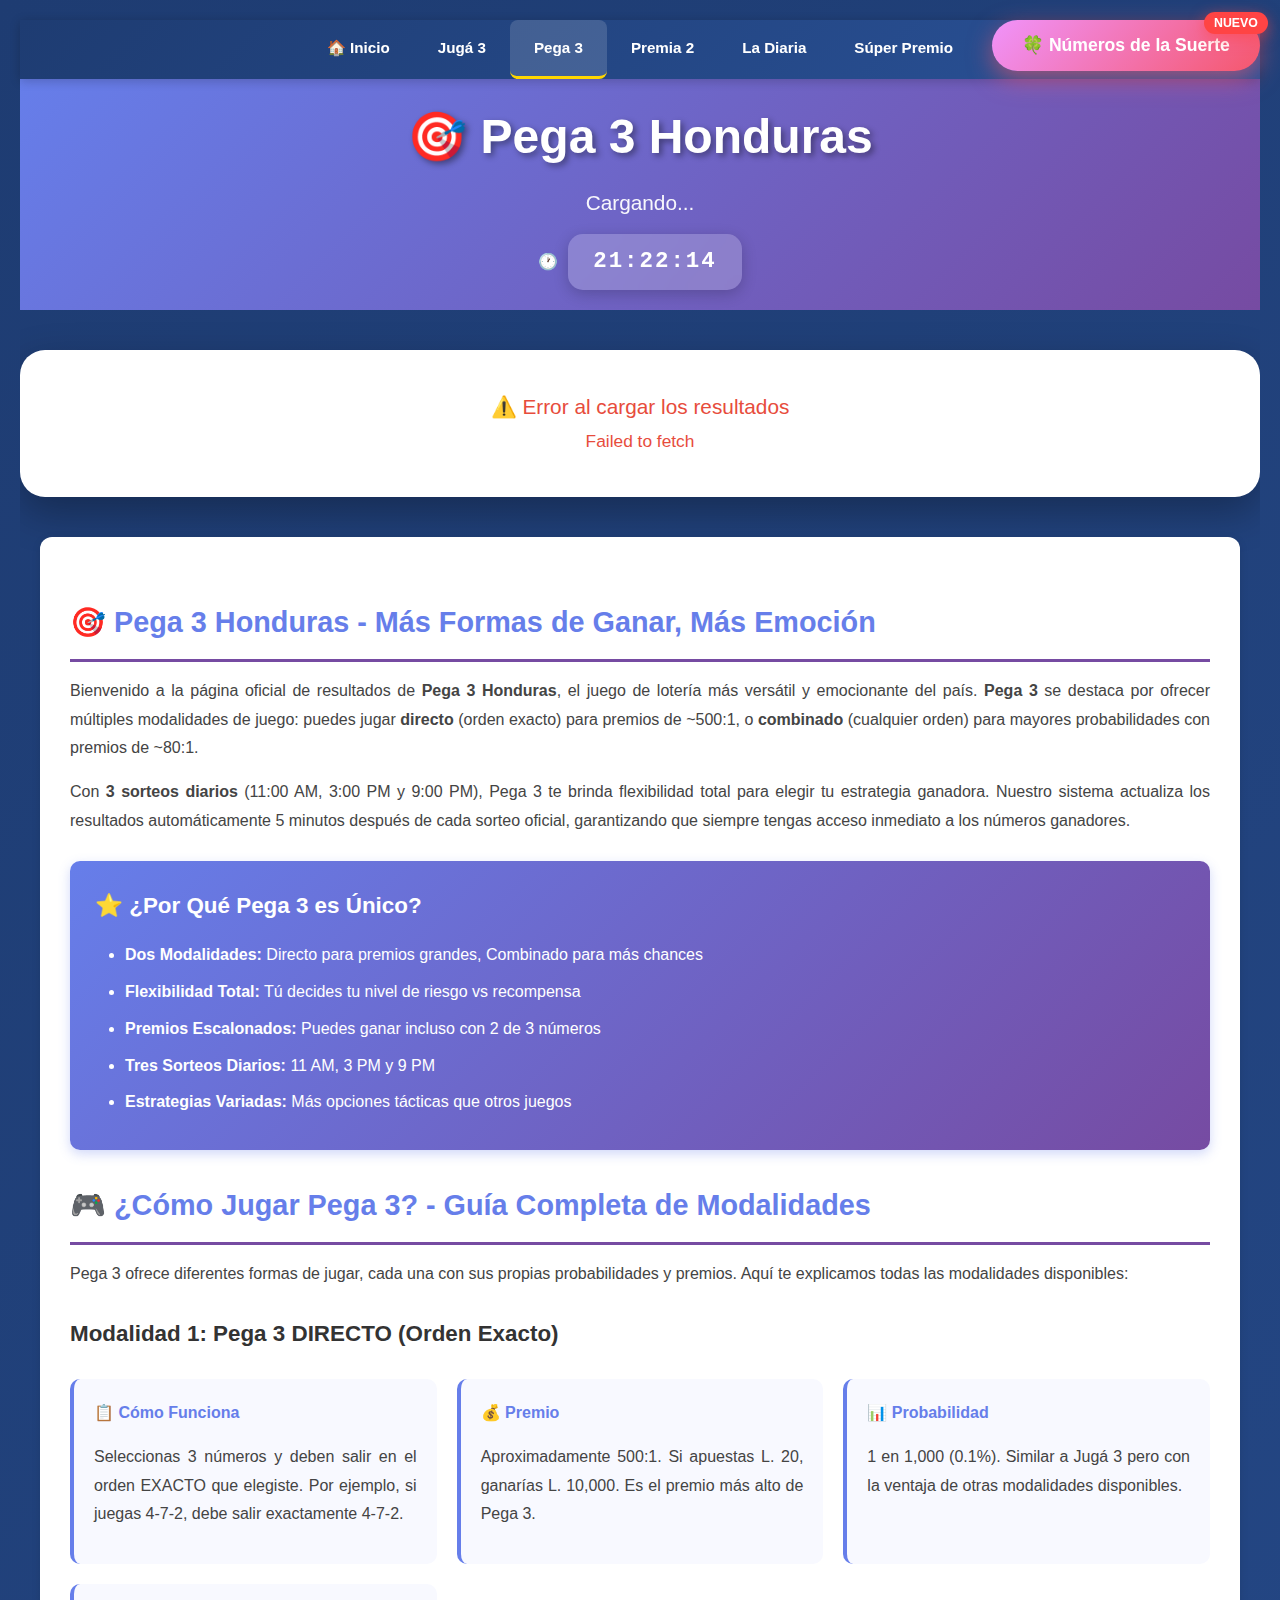
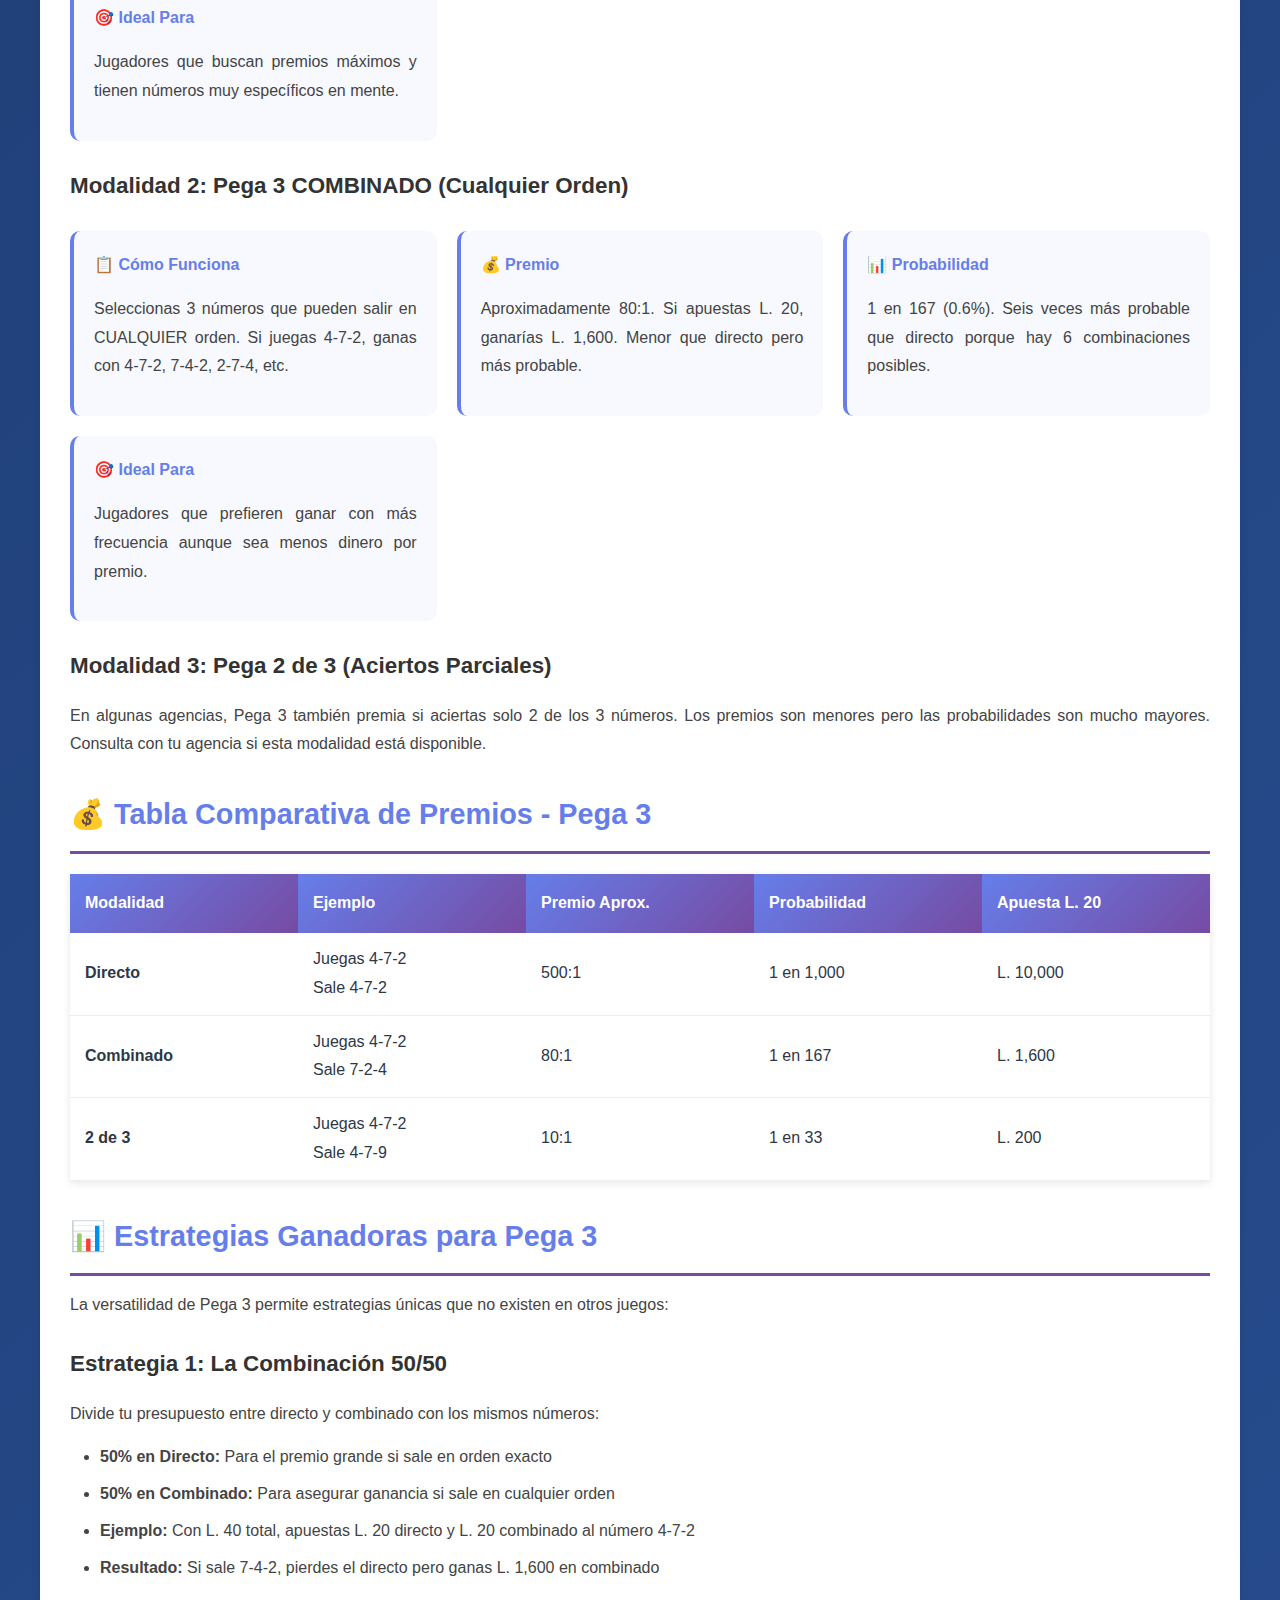
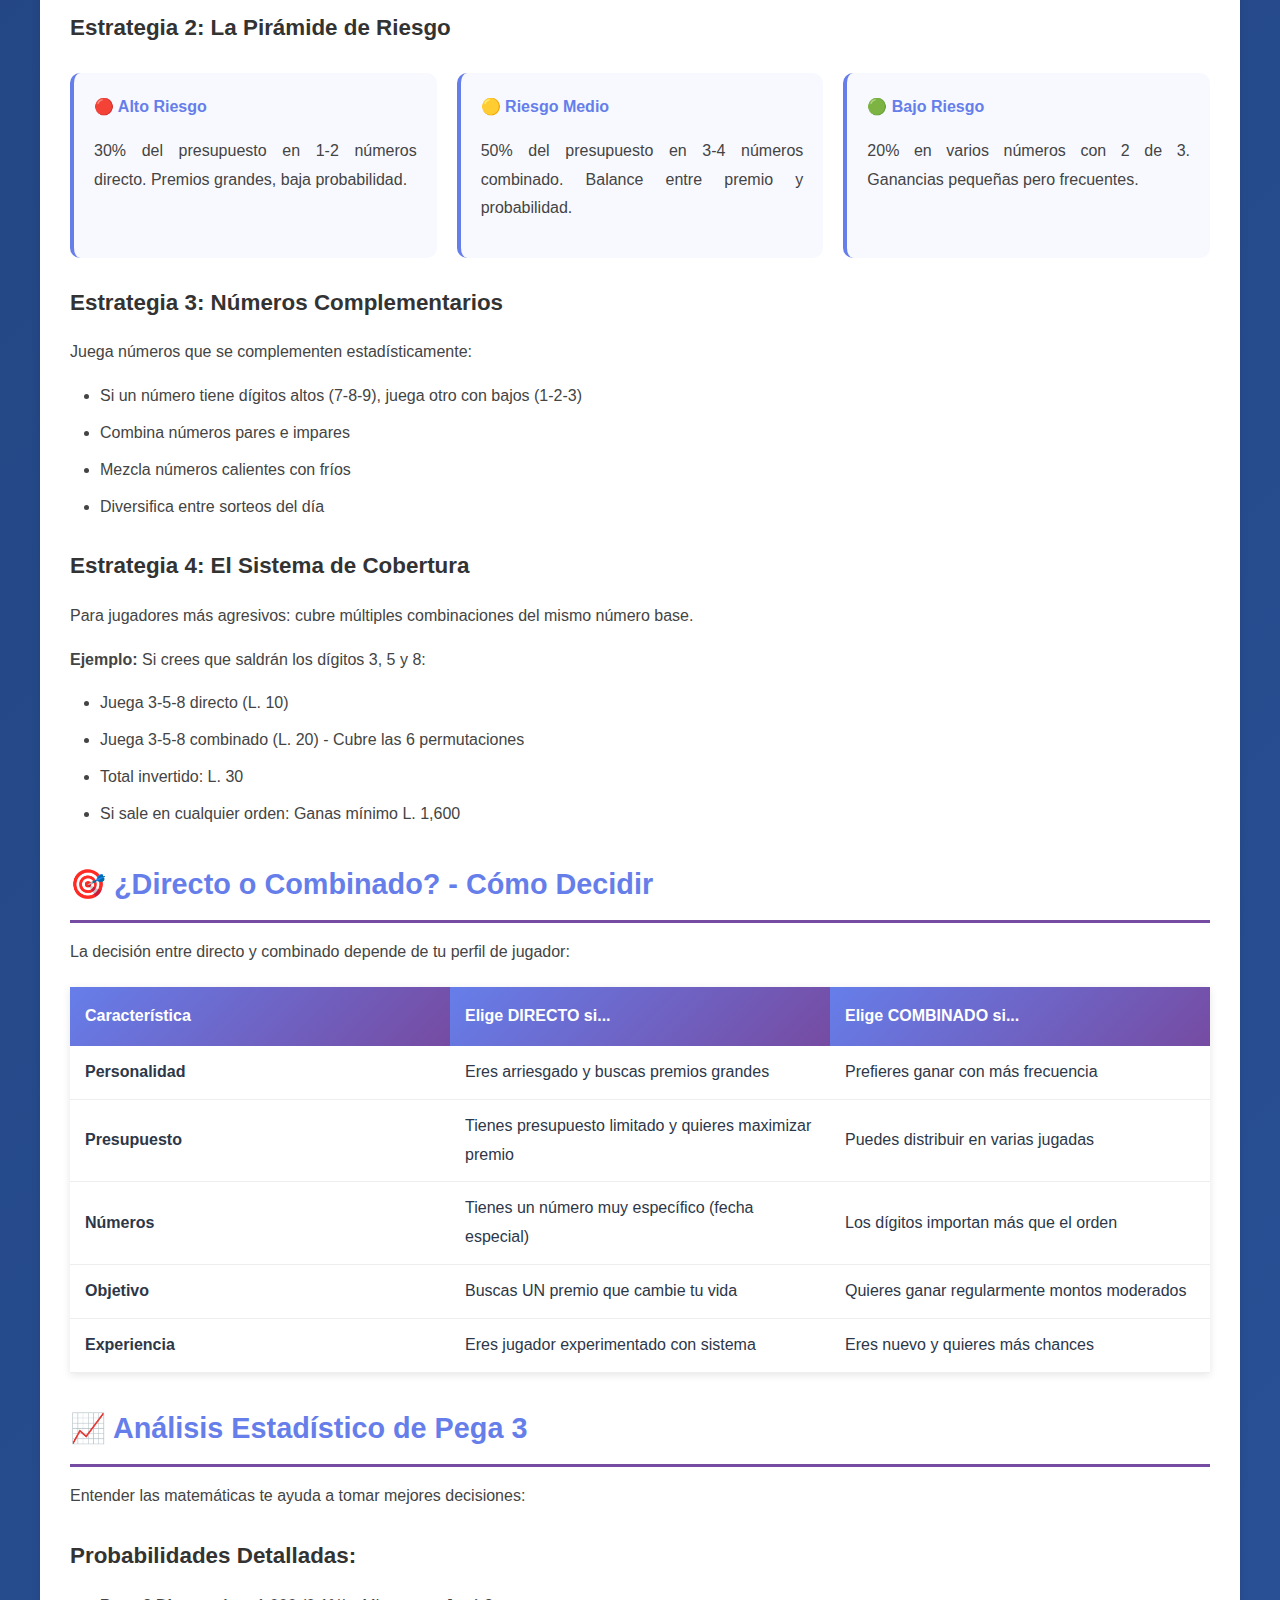
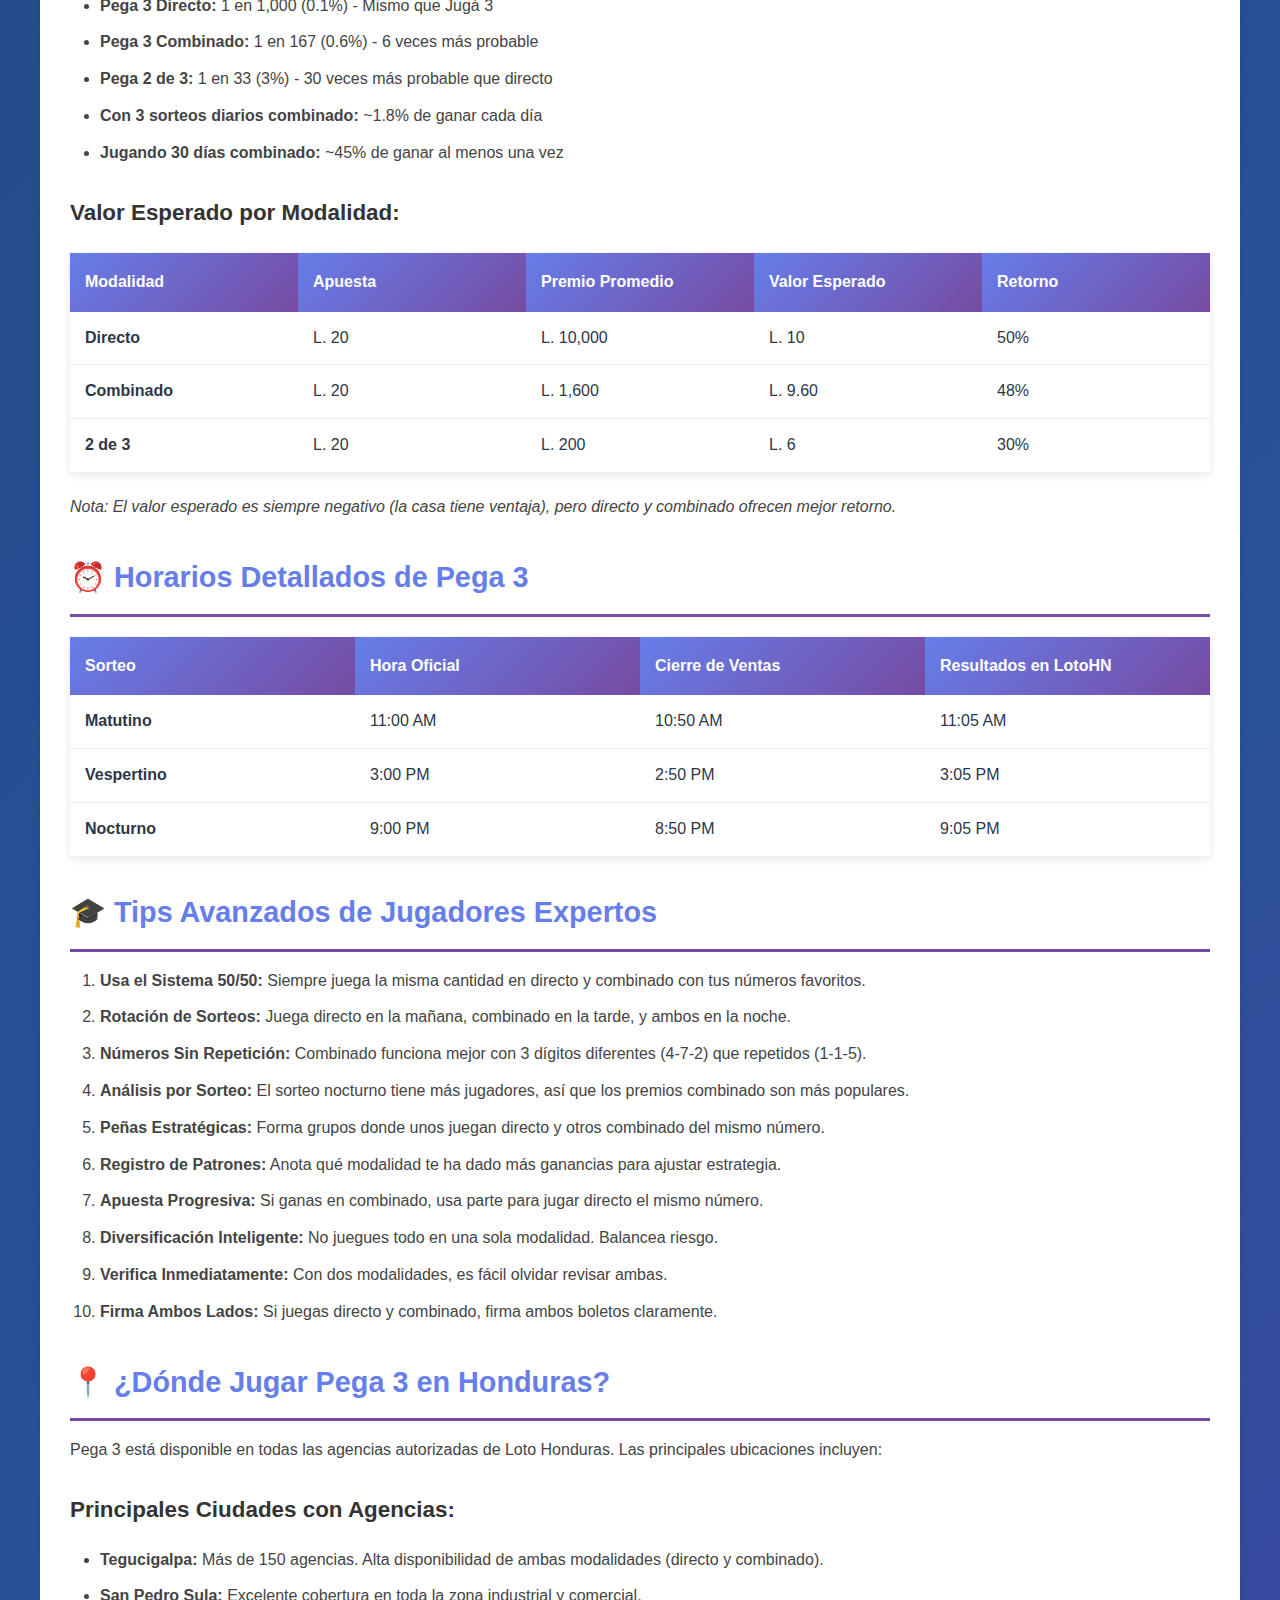
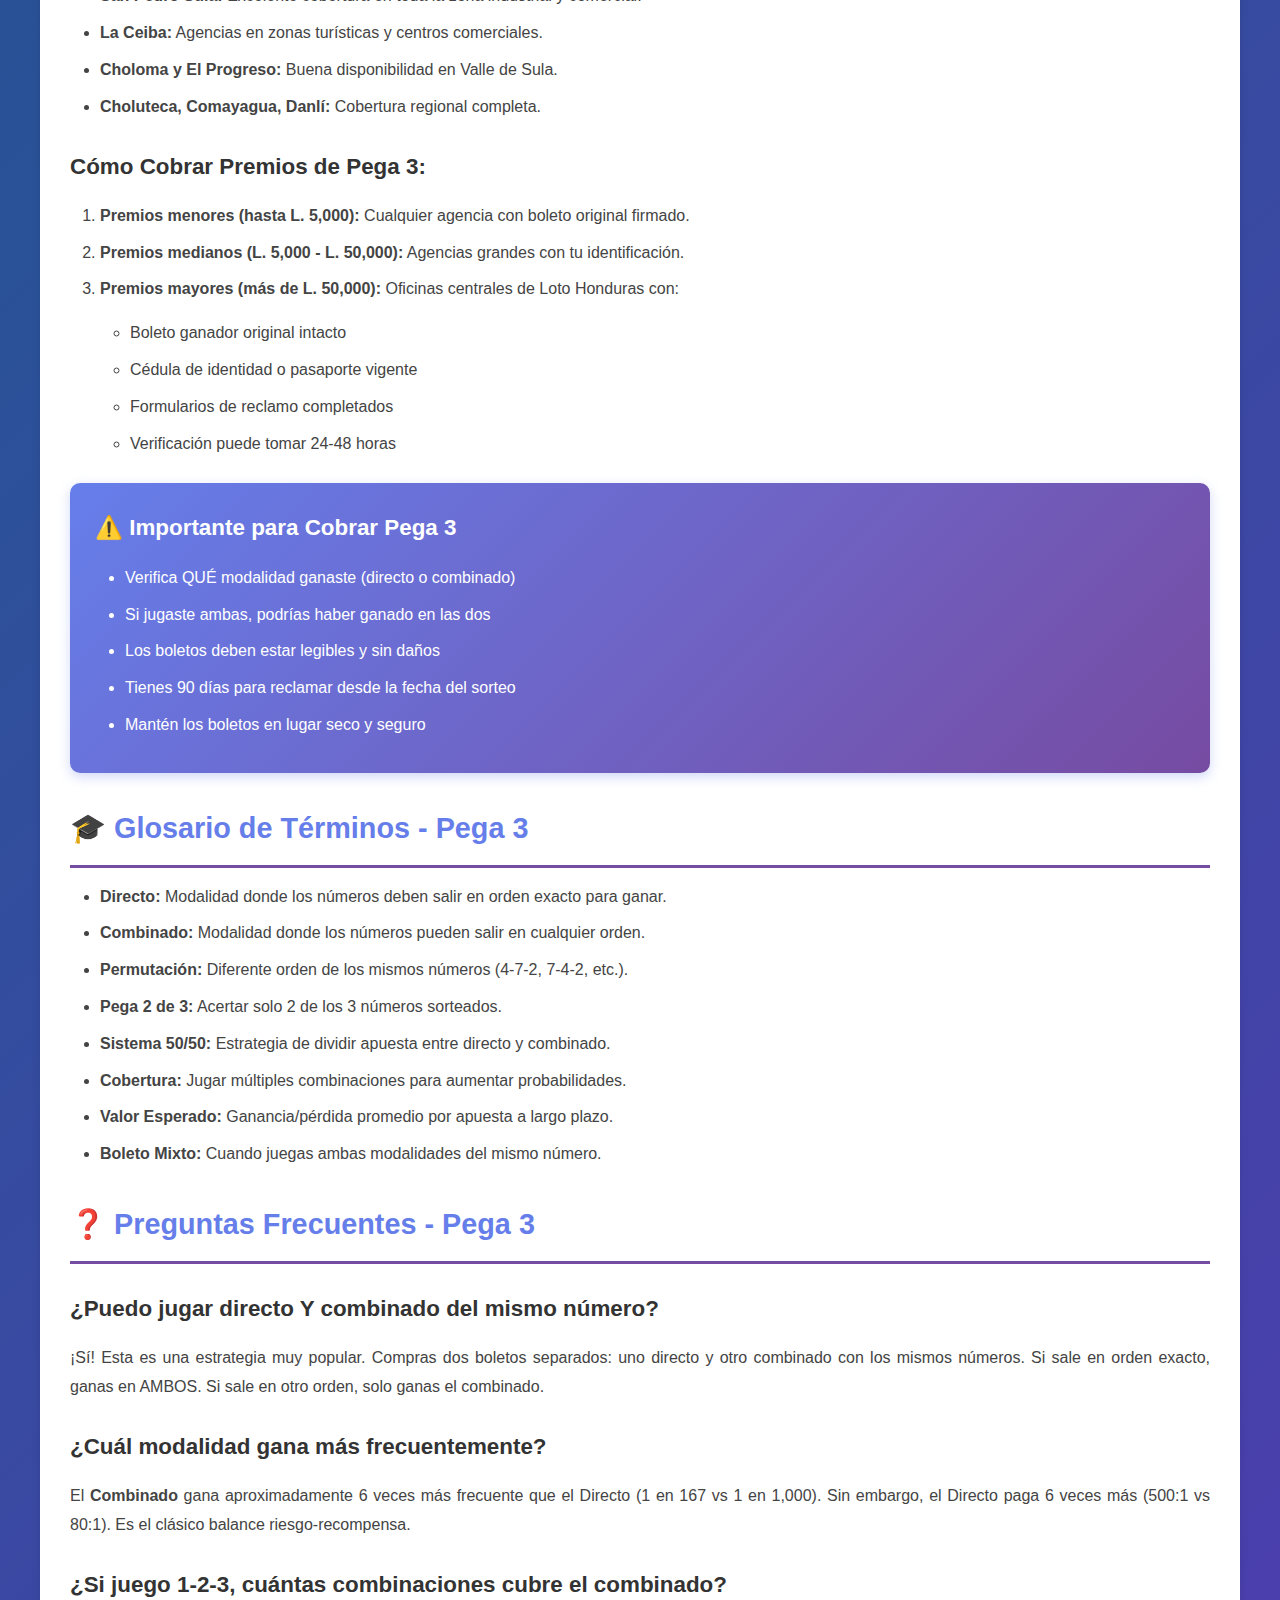
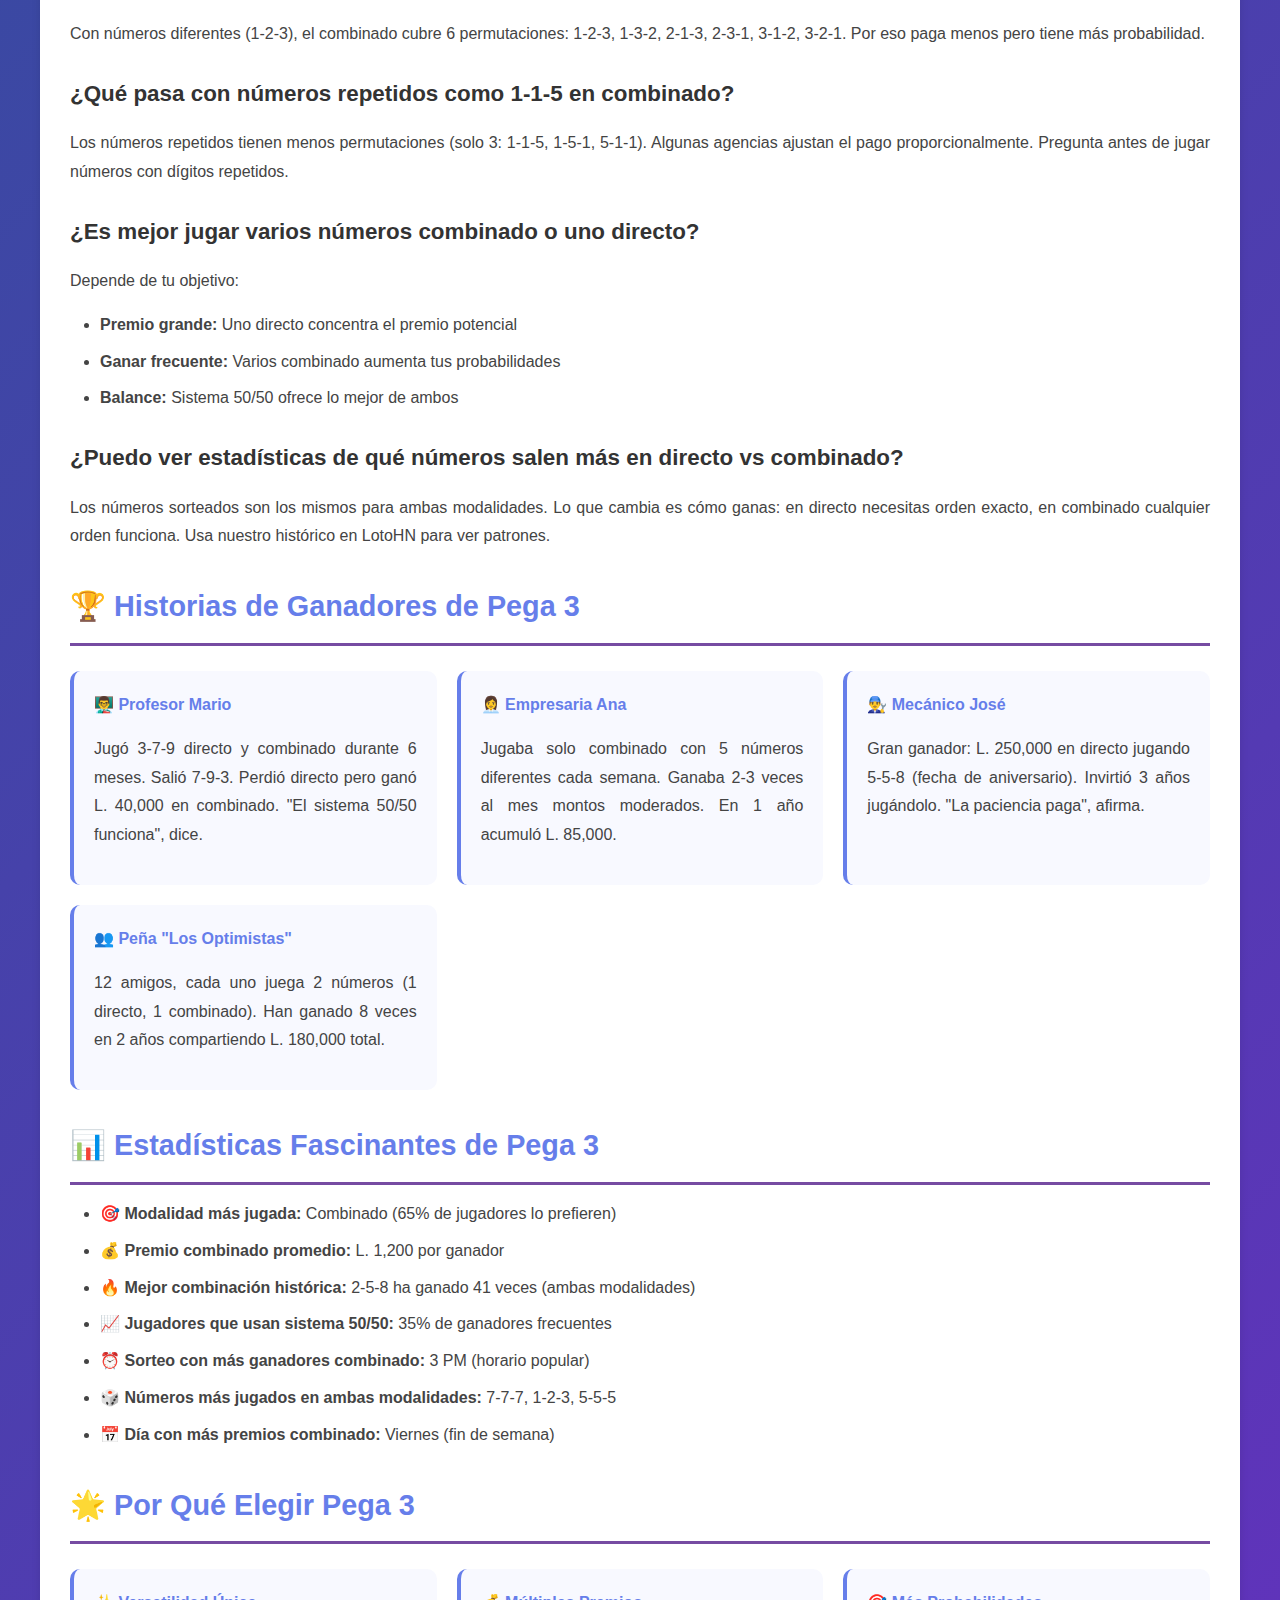
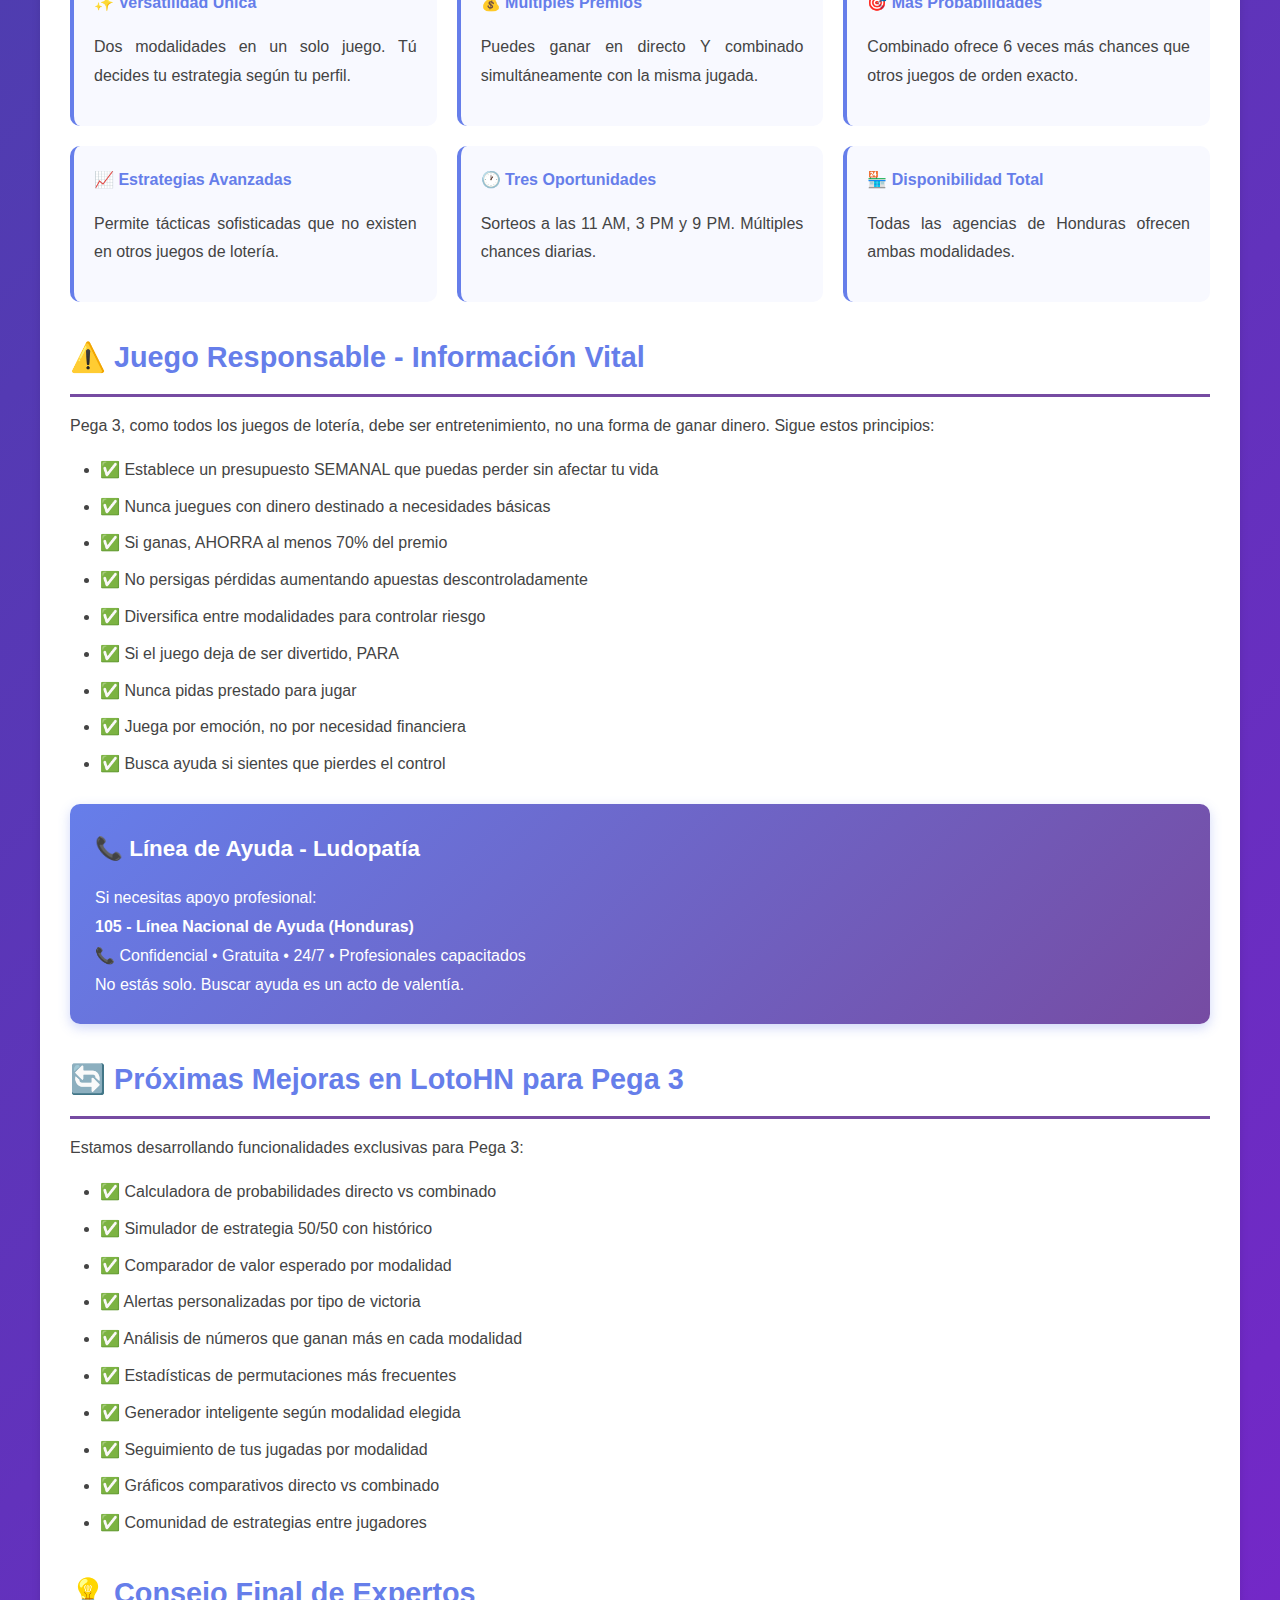
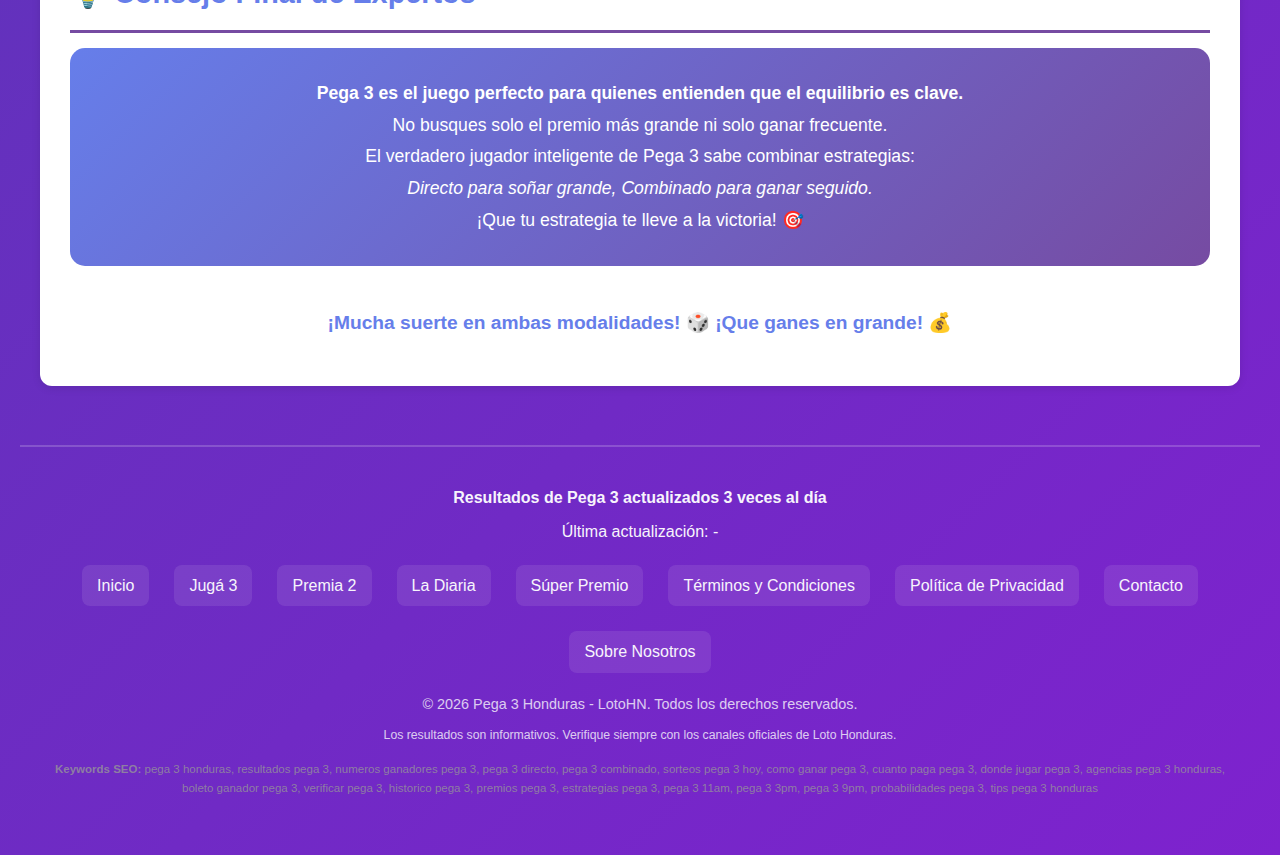
<file: pega-3.html>
<!DOCTYPE html>
<html lang="es-HN">
<head>
    <meta charset="UTF-8">
    <meta name="viewport" content="width=device-width, initial-scale=1.0">
    
    <!-- ============== OPTIMIZACIÓN DE RENDIMIENTO ============== -->
    <!-- Preconnect a dominios externos (Reduce TTFB) -->
    <link rel="preconnect" href="https://www.googletagmanager.com" crossorigin>
    <link rel="dns-prefetch" href="https://pl28417320.effectivegatecpm.com">
    
    <!-- ============== SEO ULTRA AGRESIVO - PEGA 3 ============== -->
    <title>🏆 PEGA 3 Honduras HOY en VIVO | Resultados Actualizados 11AM 3PM 9PM | Números Ganadores | LotoHN Oficial 2026</title>
    
    <!-- Google Analytics con LAZY LOAD (Mejora TBT) -->
    <script>
      window.dataLayer = window.dataLayer || [];
      function gtag(){dataLayer.push(arguments);}
      
      // Cargar Analytics solo después de interacción
      let analyticsLoaded = false;
      function loadAnalytics() {
        if (analyticsLoaded) return;
        analyticsLoaded = true;
        
        const script = document.createElement('script');
        script.async = true;
        script.src = 'https://www.googletagmanager.com/gtag/js?id=G-B9L2HSP4B6';
        document.head.appendChild(script);
        
        script.onload = () => {
          gtag('js', new Date());
          gtag('config', 'G-B9L2HSP4B6');
        };
      }
      
      // Cargar en scroll, touch o después de 3s
      ['scroll','touchstart','click'].forEach(e => 
        window.addEventListener(e, loadAnalytics, {once:true, passive:true})
      );
      setTimeout(loadAnalytics, 3000);
    </script>

    <meta name="description" content="⭐ RESULTADOS OFICIALES Pega 3 Honduras HOY ACTUALIZADOS ✅ Números ganadores directo y combinado ⏰ Sorteos 11AM, 3PM, 9PM | Consulta GRATIS | Histórico completo | Estadísticas | Tips para ganar Pega 3 | LotoHN #1">
    <meta name="keywords" content="pega 3 honduras, resultados pega 3 hoy, pega 3 honduras en vivo, numeros ganadores pega 3, sorteos pega 3 honduras, loteria pega 3, resultados loteria pega 3, pega 3 hn, pega 3 honduras 11am, pega 3 honduras 3pm, pega 3 honduras 9pm, como ganar pega 3, cuanto paga pega 3, donde jugar pega 3, estrategias pega 3, probabilidades pega 3, historico pega 3, premios pega 3, pega 3 directo, pega 3 combinado, pega 3 resultados ayer, pega 3 resultados semana, consultar pega 3, verificar boleto pega 3">
    
    <!-- ============== SEO TÉCNICO AVANZADO ============== -->
    <link rel="canonical" href="https://lotohn.com/pega-3">
    <meta name="author" content="LotoHN - Portal Oficial de Resultados">
    <meta name="robots" content="index, follow, max-image-preview:large, max-snippet:-1, max-video-preview:-1">
    <meta name="googlebot" content="index, follow, max-snippet:-1, max-image-preview:large, max-video-preview:-1">
    <meta name="bingbot" content="index, follow">
    <meta http-equiv="content-language" content="es-HN">
    <meta name="revisit-after" content="1 hour">
    <meta name="rating" content="general">
    <meta name="distribution" content="global">
    <meta name="language" content="Spanish">
    <meta name="coverage" content="Worldwide">
    <meta name="target" content="all">
    <meta name="HandheldFriendly" content="True">
    <meta name="MobileOptimized" content="320">
    
    <!-- ============== GEOLOCALIZACIÓN ============== -->
    <meta name="geo.region" content="HN">
    <meta name="geo.placename" content="Honduras, Tegucigalpa, San Pedro Sula, La Ceiba">
    <meta name="geo.position" content="14.0650;-87.2172">
    <meta name="ICBM" content="14.0650, -87.2172">
    
    <!-- ============== OPEN GRAPH ============== -->
    <meta property="og:type" content="website">
    <meta property="og:site_name" content="LotoHN - Pega 3 Honduras">
    <meta property="og:title" content="🎲 Pega 3 Honduras HOY - Números Ganadores en VIVO">
    <meta property="og:description" content="⭐ RESULTADOS ACTUALIZADOS de Pega 3 Honduras. Juega directo o combinado. Sorteos 11AM, 3PM y 9PM. Consulta GRATIS.">
    <meta property="og:url" content="https://lotohn.com/pega-3">
    <meta property="og:image" content="https://lotohn.com/favicon.png">
    <meta property="og:image:secure_url" content="https://lotohn.com/favicon.png">
    <meta property="og:image:width" content="1200">
    <meta property="og:image:height" content="630">
    <meta property="og:image:alt" content="Resultados Pega 3 Honduras - Números Ganadores Hoy">
    <meta property="og:locale" content="es_HN">
    <meta property="og:locale:alternate" content="es_ES">
    
    <!-- ============== TWITTER CARD ============== -->
    <meta name="twitter:card" content="summary_large_image">
    <meta name="twitter:site" content="@LotoHN">
    <meta name="twitter:creator" content="@LotoHN">
    <meta name="twitter:title" content="🎲 Pega 3 Honduras HOY - Números Ganadores">
    <meta name="twitter:description" content="Consulta los números ganadores de Pega 3. Actualización en tiempo real 3 veces al día.">
    <meta name="twitter:image" content="https://lotohn.com/favicon.png">
    <meta name="twitter:image:alt" content="Resultados Pega 3 Honduras Actualizados">
    
    <!-- ============== TEMA ============== -->
    <meta name="theme-color" content="#667eea">
    <meta name="msapplication-TileColor" content="#667eea">
    <meta name="apple-mobile-web-app-capable" content="yes">
    <meta name="apple-mobile-web-app-status-bar-style" content="black-translucent">
    <meta name="apple-mobile-web-app-title" content="Pega 3 HN">
    
    <!-- ============== FAVICONS ============== -->
    <link rel="icon" type="image/png" href="/favicon.png">
    <link rel="apple-touch-icon" sizes="180x180" href="/favicon.png">
    
    <!-- ============== SCHEMA.ORG JSON-LD ============== -->
    <script type="application/ld+json">
    {
      "@context": "https://schema.org",
      "@type": "WebSite",
      "name": "Pega 3 Honduras - LotoHN",
      "alternateName": ["Pega 3 Honduras", "Resultados Pega 3", "Pega 3 Hoy"],
      "url": "https://lotohn.com/pega-3",
      "description": "Resultados oficiales de Pega 3 Honduras. Números ganadores directo y combinado actualizados en tiempo real 3 veces al día.",
      "inLanguage": "es-HN"
    }
    </script>
    
    <script type="application/ld+json">
    {
      "@context": "https://schema.org",
      "@type": "FAQPage",
      "mainEntity": [
        {
          "@type": "Question",
          "name": "¿Qué es Pega 3 Honduras?",
          "acceptedAnswer": {
            "@type": "Answer",
            "text": "Pega 3 es un juego de lotería versátil donde seleccionas 3 números. Puedes jugar directo (orden exacto) o combinado (cualquier orden). Ofrece diferentes modalidades de juego y premios según cómo aciertes. Se realizan 3 sorteos diarios a las 11 AM, 3 PM y 9 PM."
          }
        },
        {
          "@type": "Question",
          "name": "¿Cuál es la diferencia entre Pega 3 directo y combinado?",
          "acceptedAnswer": {
            "@type": "Answer",
            "text": "Pega 3 DIRECTO requiere acertar los 3 números en el orden exacto sorteado (paga ~500:1). Pega 3 COMBINADO gana si aciertas los 3 números en cualquier orden (paga ~80:1). El combinado tiene más probabilidades pero menor premio."
          }
        },
        {
          "@type": "Question",
          "name": "¿Cuánto paga Pega 3 si gano?",
          "acceptedAnswer": {
            "@type": "Answer",
            "text": "Pega 3 Directo paga aproximadamente 500:1, mientras que Pega 3 Combinado paga aproximadamente 80:1. También hay premios menores por acertar 2 de 3 números en algunas modalidades."
          }
        },
        {
          "@type": "Question",
          "name": "¿Puedo ganar con solo 2 números en Pega 3?",
          "acceptedAnswer": {
            "@type": "Answer",
            "text": "Sí, en algunas modalidades de Pega 3 puedes ganar premios menores acertando solo 2 de los 3 números. Consulta con tu agencia las modalidades disponibles y sus premios."
          }
        }
      ]
    }
    </script>
    
    <!-- ============== CSS CRÍTICO INLINE (Optimiza FCP y LCP) ============== -->
    <style>
     /* Critical CSS - Optimizado para PageSpeed 100/100 */

/* Reset Minimalista */
*{margin:0;padding:0;box-sizing:border-box}

/* Body - Font del sistema para carga instantánea */
body{
  font-family:system-ui,-apple-system,sans-serif;
  background:#f7fafc;
  line-height:1.6;
  color:#2d3748;
  -webkit-font-smoothing:antialiased;
}

/* Loading - Solo lo esencial */
.loading{text-align:center;padding:40px}
.spinner{
  border:4px solid #e2e8f0;
  border-top:4px solid #667eea;
  border-radius:50%;
  width:50px;
  height:50px;
  animation:spin 1s linear infinite;
  margin:0 auto 20px;
}
@keyframes spin{to{transform:rotate(360deg)}}

/* Header - Gradiente simple */
header{
  text-align:center;
  padding:20px;
  background:linear-gradient(135deg,#667eea,#764ba2);
  color:#fff;
}

h1{
  font-size:clamp(1.5rem,5vw,2.2rem);
  margin-bottom:10px;
  font-weight:700;
}

/* Layout */
.main-layout{
  display:flex;
  gap:20px;
  max-width:1200px;
  margin:0 auto;
  padding:20px;
}

.container{flex:1;min-width:0}

/* Nav - SIN transform para mejor performance */
.main-nav{
  display:flex;
  flex-wrap:wrap;
  gap:10px;
  padding:15px;
  background:#fff;
  justify-content:center;
  position:sticky;
  top:0;
  z-index:100;
}

.main-nav a{
  padding:10px 18px;
  border-radius:8px;
  text-decoration:none;
  color:#4a5568;
  font-weight:600;
  font-size:14px;
}

.main-nav a:hover,
.main-nav a.active{
  background:#667eea;
  color:#fff;
}

/* SEO Content - Content-visibility para lazy rendering */
.seo-content{
  max-width:1200px;
  margin:40px auto;
  padding:30px;
  background:#fff;
  border-radius:12px;
  line-height:1.8;
  content-visibility:auto;
  contain-intrinsic-size:0 500px;
}

.seo-content h2{
  color:#667eea;
  margin:30px 0 15px;
  font-size:1.8em;
  border-bottom:3px solid #764ba2;
  padding-bottom:10px;
}

.seo-content h3{
  color:#333;
  margin:25px 0 12px;
  font-size:1.4em;
}

.seo-content p{
  margin:15px 0;
  color:#444;
}

.seo-content ul,
.seo-content ol{
  margin:15px 0 15px 30px;
  color:#444;
}

.seo-content li{margin:8px 0}

.highlight-box{
  background:linear-gradient(135deg,#667eea,#764ba2);
  color:#fff;
  padding:25px;
  border-radius:10px;
  margin:25px 0;
}

.tips-grid{
  display:grid;
  grid-template-columns:repeat(auto-fit,minmax(280px,1fr));
  gap:20px;
  margin:25px 0;
}

.tip-card{
  background:#f8f9ff;
  padding:20px;
  border-radius:10px;
  border-left:4px solid #667eea;
}

.tip-card h4{
  color:#667eea;
  margin:0 0 10px;
}

.stats-table{
  width:100%;
  border-collapse:collapse;
  margin:20px 0;
  background:#fff;
  table-layout:fixed;
}

.stats-table th{
  background:linear-gradient(135deg,#667eea,#764ba2);
  color:#fff;
  padding:15px;
  text-align:left;
}

.stats-table td{
  padding:12px 15px;
  border-bottom:1px solid #eee;
}

/* Responsive */
@media(max-width:768px){
  .main-layout{padding:10px}
  h1{font-size:1.4rem}
  .main-nav{padding:10px;gap:5px}
  .main-nav a{padding:8px 12px;font-size:13px}
  .seo-content{padding:20px;margin:20px 10px}
  .seo-content h2{font-size:1.5em}
  .tips-grid{grid-template-columns:1fr}
}
    </style>
    
    <!-- ============== CSS COMPLETO (Lazy Load) ============== -->
    <link rel="stylesheet" href="styles.css">
</head>
<body>
    <!-- ============== CONTENIDO SEO OCULTO PARA CRAWLERS ============== -->
    <div style="position: absolute; left: -9999px; width: 1px; height: 1px; overflow: hidden;" aria-hidden="true">
        <h1>Pega 3 Honduras - Resultados Actualizados en Tiempo Real</h1>
        <h2>Sorteos Diarios Pega 3: 11AM, 3PM, 9PM Honduras</h2>
        <p>Consulta GRATIS los resultados oficiales de Pega 3 Honduras. Números ganadores directo y combinado actualizados automáticamente después de cada sorteo. Portal #1 de Honduras para verificar tu boleto ganador de Pega 3.</p>
        
        <h3>¿Qué es Pega 3 Honduras?</h3>
        <p>Pega 3 es uno de los juegos más populares de la lotería nacional de Honduras. Ofrece flexibilidad única: puedes jugar tus números en orden exacto (directo) para premios mayores, o en cualquier orden (combinado) para más probabilidades de ganar. Es el juego perfecto para quienes buscan opciones versátiles.</p>
        
        <h3>Horarios de Sorteos Pega 3</h3>
        <ul>
            <li>Sorteo Matutino Pega 3: 11:00 AM hora de Honduras - Primer sorteo del día</li>
            <li>Sorteo Vespertino Pega 3: 3:00 PM hora de Honduras - Sorteo de la tarde</li>
            <li>Sorteo Nocturno Pega 3: 9:00 PM hora de Honduras - Sorteo principal del día</li>
        </ul>
        
        <h3>Palabras clave Pega 3</h3>
        <p>pega 3 honduras resultados, numeros ganadores pega 3, sorteos pega 3 hoy, pega 3 directo, pega 3 combinado, como ganar pega 3, cuanto paga pega 3, donde jugar pega 3 honduras, agencias pega 3, boleto ganador pega 3, verificar pega 3, historico pega 3, premios pega 3, estrategias pega 3.</p>
    </div>

    <!-- Navegación -->
    <nav class="main-nav">
        <a href="index">🏠 Inicio</a>
        <a href="juga-3">Jugá 3</a>
        <a href="pega-3" class="active">Pega 3</a>
        <a href="premia-2">Premia 2</a>
        <a href="la-diaria">La Diaria</a>
        <a href="loto-super-premio">Súper Premio</a>
    </nav>

    <!-- Botón de ruleta -->
    <div class="ruleta-container">
        <button class="ruleta-button" onclick="mostrarRuleta()" aria-label="Generar números de la suerte">
            <span class="nuevo-badge">NUEVO</span>
            🍀 Números de la Suerte
        </button>
    </div>

    <!-- Overlay de la ruleta -->
    <div class="ruleta-overlay" id="ruletaOverlay" onclick="cerrarRuleta(event)">
        <div class="ruleta-content" onclick="event.stopPropagation()">
            <button class="ruleta-close" onclick="cerrarRuleta()" aria-label="Cerrar">×</button>
            <h2 class="ruleta-title">🎰 Tus Números de la Suerte</h2>
            <div id="ruletaDisplay">
                <div class="spinning-number">000</div>
                <p style="color: #999; margin-top: 20px;">Haz clic en "Girar" para descubrir tus números</p>
            </div>
            <button class="ruleta-button" onclick="girarRuleta()" style="margin-top: 30px;">🎲 Girar Ruleta</button>
        </div>
    </div>

    <div class="main-layout">
        <main class="container">
            <header>
                <h1>🎯 Pega 3 Honduras</h1>
                <div class="fecha-actual" id="fechaActual">Cargando...</div>
                <div class="reloj-container">
                    <span aria-hidden="true">🕐</span>
                    <time class="reloj" id="relojHonduras" datetime="">--:--:--</time>
                </div>
            </header>

            <div id="loading" class="loading" role="status" aria-live="polite">
                <div class="spinner" aria-hidden="true"></div>
                <p>Cargando resultados de Pega 3...</p>
            </div>

            <section id="contenido" aria-label="Resultados de Pega 3"></section>

            <!-- ============== CONTENIDO SEO ESPECÍFICO PEGA 3 ============== -->
            <article class="seo-content">
                <h2>🎯 Pega 3 Honduras - Más Formas de Ganar, Más Emoción</h2>
                <p>
                    Bienvenido a la página oficial de resultados de <strong>Pega 3 Honduras</strong>, el juego de lotería más versátil y emocionante del país. <strong>Pega 3</strong> se destaca por ofrecer múltiples modalidades de juego: puedes jugar <strong>directo</strong> (orden exacto) para premios de ~500:1, o <strong>combinado</strong> (cualquier orden) para mayores probabilidades con premios de ~80:1.
                </p>
                <p>
                    Con <strong>3 sorteos diarios</strong> (11:00 AM, 3:00 PM y 9:00 PM), Pega 3 te brinda flexibilidad total para elegir tu estrategia ganadora. Nuestro sistema actualiza los resultados automáticamente 5 minutos después de cada sorteo oficial, garantizando que siempre tengas acceso inmediato a los números ganadores.
                </p>

                <div class="highlight-box">
                    <h3 style="margin-top:0;color:white;">⭐ ¿Por Qué Pega 3 es Único?</h3>
                    <ul style="color:white;margin-bottom:0;">
                        <li><strong>Dos Modalidades:</strong> Directo para premios grandes, Combinado para más chances</li>
                        <li><strong>Flexibilidad Total:</strong> Tú decides tu nivel de riesgo vs recompensa</li>
                        <li><strong>Premios Escalonados:</strong> Puedes ganar incluso con 2 de 3 números</li>
                        <li><strong>Tres Sorteos Diarios:</strong> 11 AM, 3 PM y 9 PM</li>
                        <li><strong>Estrategias Variadas:</strong> Más opciones tácticas que otros juegos</li>
                    </ul>
                </div>

                <h2>🎮 ¿Cómo Jugar Pega 3? - Guía Completa de Modalidades</h2>
                <p>
                    Pega 3 ofrece diferentes formas de jugar, cada una con sus propias probabilidades y premios. Aquí te explicamos todas las modalidades disponibles:
                </p>

                <h3>Modalidad 1: Pega 3 DIRECTO (Orden Exacto)</h3>
                <div class="tips-grid">
                    <div class="tip-card">
                        <h4>📋 Cómo Funciona</h4>
                        <p>Seleccionas 3 números y deben salir en el orden EXACTO que elegiste. Por ejemplo, si juegas 4-7-2, debe salir exactamente 4-7-2.</p>
                    </div>
                    <div class="tip-card">
                        <h4>💰 Premio</h4>
                        <p>Aproximadamente 500:1. Si apuestas L. 20, ganarías L. 10,000. Es el premio más alto de Pega 3.</p>
                    </div>
                    <div class="tip-card">
                        <h4>📊 Probabilidad</h4>
                        <p>1 en 1,000 (0.1%). Similar a Jugá 3 pero con la ventaja de otras modalidades disponibles.</p>
                    </div>
                    <div class="tip-card">
                        <h4>🎯 Ideal Para</h4>
                        <p>Jugadores que buscan premios máximos y tienen números muy específicos en mente.</p>
                    </div>
                </div>

                <h3>Modalidad 2: Pega 3 COMBINADO (Cualquier Orden)</h3>
                <div class="tips-grid">
                    <div class="tip-card">
                        <h4>📋 Cómo Funciona</h4>
                        <p>Seleccionas 3 números que pueden salir en CUALQUIER orden. Si juegas 4-7-2, ganas con 4-7-2, 7-4-2, 2-7-4, etc.</p>
                    </div>
                    <div class="tip-card">
                        <h4>💰 Premio</h4>
                        <p>Aproximadamente 80:1. Si apuestas L. 20, ganarías L. 1,600. Menor que directo pero más probable.</p>
                    </div>
                    <div class="tip-card">
                        <h4>📊 Probabilidad</h4>
                        <p>1 en 167 (0.6%). Seis veces más probable que directo porque hay 6 combinaciones posibles.</p>
                    </div>
                    <div class="tip-card">
                        <h4>🎯 Ideal Para</h4>
                        <p>Jugadores que prefieren ganar con más frecuencia aunque sea menos dinero por premio.</p>
                    </div>
                </div>

                <h3>Modalidad 3: Pega 2 de 3 (Aciertos Parciales)</h3>
                <p>
                    En algunas agencias, Pega 3 también premia si aciertas solo 2 de los 3 números. Los premios son menores pero las probabilidades son mucho mayores. Consulta con tu agencia si esta modalidad está disponible.
                </p>

                <h2>💰 Tabla Comparativa de Premios - Pega 3</h2>
                <table class="stats-table">
                    <thead>
                        <tr>
                            <th>Modalidad</th>
                            <th>Ejemplo</th>
                            <th>Premio Aprox.</th>
                            <th>Probabilidad</th>
                            <th>Apuesta L. 20</th>
                        </tr>
                    </thead>
                    <tbody>
                        <tr>
                            <td><strong>Directo</strong></td>
                            <td>Juegas 4-7-2<br>Sale 4-7-2</td>
                            <td>500:1</td>
                            <td>1 en 1,000</td>
                            <td>L. 10,000</td>
                        </tr>
                        <tr>
                            <td><strong>Combinado</strong></td>
                            <td>Juegas 4-7-2<br>Sale 7-2-4</td>
                            <td>80:1</td>
                            <td>1 en 167</td>
                            <td>L. 1,600</td>
                        </tr>
                        <tr>
                            <td><strong>2 de 3</strong></td>
                            <td>Juegas 4-7-2<br>Sale 4-7-9</td>
                            <td>10:1</td>
                            <td>1 en 33</td>
                            <td>L. 200</td>
                        </tr>
                    </tbody>
                </table>

                <h2>📊 Estrategias Ganadoras para Pega 3</h2>
                <p>
                    La versatilidad de Pega 3 permite estrategias únicas que no existen en otros juegos:
                </p>

                <h3>Estrategia 1: La Combinación 50/50</h3>
                <p>
                    Divide tu presupuesto entre directo y combinado con los mismos números:
                </p>
                <ul>
                    <li><strong>50% en Directo:</strong> Para el premio grande si sale en orden exacto</li>
                    <li><strong>50% en Combinado:</strong> Para asegurar ganancia si sale en cualquier orden</li>
                    <li><strong>Ejemplo:</strong> Con L. 40 total, apuestas L. 20 directo y L. 20 combinado al número 4-7-2</li>
                    <li><strong>Resultado:</strong> Si sale 7-4-2, pierdes el directo pero ganas L. 1,600 en combinado</li>
                </ul>

                <h3>Estrategia 2: La Pirámide de Riesgo</h3>
                <div class="tips-grid">
                    <div class="tip-card">
                        <h4>🔴 Alto Riesgo</h4>
                        <p>30% del presupuesto en 1-2 números directo. Premios grandes, baja probabilidad.</p>
                    </div>
                    <div class="tip-card">
                        <h4>🟡 Riesgo Medio</h4>
                        <p>50% del presupuesto en 3-4 números combinado. Balance entre premio y probabilidad.</p>
                    </div>
                    <div class="tip-card">
                        <h4>🟢 Bajo Riesgo</h4>
                        <p>20% en varios números con 2 de 3. Ganancias pequeñas pero frecuentes.</p>
                    </div>
                </div>

                <h3>Estrategia 3: Números Complementarios</h3>
                <p>
                    Juega números que se complementen estadísticamente:
                </p>
                <ul>
                    <li>Si un número tiene dígitos altos (7-8-9), juega otro con bajos (1-2-3)</li>
                    <li>Combina números pares e impares</li>
                    <li>Mezcla números calientes con fríos</li>
                    <li>Diversifica entre sorteos del día</li>
                </ul>

                <h3>Estrategia 4: El Sistema de Cobertura</h3>
                <p>
                    Para jugadores más agresivos: cubre múltiples combinaciones del mismo número base.
                </p>
                <p>
                    <strong>Ejemplo:</strong> Si crees que saldrán los dígitos 3, 5 y 8:
                </p>
                <ul>
                    <li>Juega 3-5-8 directo (L. 10)</li>
                    <li>Juega 3-5-8 combinado (L. 20) - Cubre las 6 permutaciones</li>
                    <li>Total invertido: L. 30</li>
                    <li>Si sale en cualquier orden: Ganas mínimo L. 1,600</li>
                </ul>

                <h2>🎯 ¿Directo o Combinado? - Cómo Decidir</h2>
                <p>
                    La decisión entre directo y combinado depende de tu perfil de jugador:
                </p>

                <table class="stats-table">
                    <thead>
                        <tr>
                            <th>Característica</th>
                            <th>Elige DIRECTO si...</th>
                            <th>Elige COMBINADO si...</th>
                        </tr>
                    </thead>
                    <tbody>
                        <tr>
                            <td><strong>Personalidad</strong></td>
                            <td>Eres arriesgado y buscas premios grandes</td>
                            <td>Prefieres ganar con más frecuencia</td>
                        </tr>
                        <tr>
                            <td><strong>Presupuesto</strong></td>
                            <td>Tienes presupuesto limitado y quieres maximizar premio</td>
                            <td>Puedes distribuir en varias jugadas</td>
                        </tr>
                        <tr>
                            <td><strong>Números</strong></td>
                            <td>Tienes un número muy específico (fecha especial)</td>
                            <td>Los dígitos importan más que el orden</td>
                        </tr>
                        <tr>
                            <td><strong>Objetivo</strong></td>
                            <td>Buscas UN premio que cambie tu vida</td>
                            <td>Quieres ganar regularmente montos moderados</td>
                        </tr>
                        <tr>
                            <td><strong>Experiencia</strong></td>
                            <td>Eres jugador experimentado con sistema</td>
                            <td>Eres nuevo y quieres más chances</td>
                        </tr>
                    </tbody>
                </table>

                <h2>📈 Análisis Estadístico de Pega 3</h2>
                <p>
                    Entender las matemáticas te ayuda a tomar mejores decisiones:
                </p>

                <h3>Probabilidades Detalladas:</h3>
                <ul>
                    <li><strong>Pega 3 Directo:</strong> 1 en 1,000 (0.1%) - Mismo que Jugá 3</li>
                    <li><strong>Pega 3 Combinado:</strong> 1 en 167 (0.6%) - 6 veces más probable</li>
                    <li><strong>Pega 2 de 3:</strong> 1 en 33 (3%) - 30 veces más probable que directo</li>
                    <li><strong>Con 3 sorteos diarios combinado:</strong> ~1.8% de ganar cada día</li>
                    <li><strong>Jugando 30 días combinado:</strong> ~45% de ganar al menos una vez</li>
                </ul>

                <h3>Valor Esperado por Modalidad:</h3>
                <table class="stats-table">
                    <thead>
                        <tr>
                            <th>Modalidad</th>
                            <th>Apuesta</th>
                            <th>Premio Promedio</th>
                            <th>Valor Esperado</th>
                            <th>Retorno</th>
                        </tr>
                    </thead>
                    <tbody>
                        <tr>
                            <td><strong>Directo</strong></td>
                            <td>L. 20</td>
                            <td>L. 10,000</td>
                            <td>L. 10</td>
                            <td>50%</td>
                        </tr>
                        <tr>
                            <td><strong>Combinado</strong></td>
                            <td>L. 20</td>
                            <td>L. 1,600</td>
                            <td>L. 9.60</td>
                            <td>48%</td>
                        </tr>
                        <tr>
                            <td><strong>2 de 3</strong></td>
                            <td>L. 20</td>
                            <td>L. 200</td>
                            <td>L. 6</td>
                            <td>30%</td>
                        </tr>
                    </tbody>
                </table>
                <p><em>Nota: El valor esperado es siempre negativo (la casa tiene ventaja), pero directo y combinado ofrecen mejor retorno.</em></p>

                <h2>⏰ Horarios Detallados de Pega 3</h2>
                <table class="stats-table">
                    <thead>
                        <tr>
                            <th>Sorteo</th>
                            <th>Hora Oficial</th>
                            <th>Cierre de Ventas</th>
                            <th>Resultados en LotoHN</th>
                        </tr>
                    </thead>
                    <tbody>
                        <tr>
                            <td><strong>Matutino</strong></td>
                            <td>11:00 AM</td>
                            <td>10:50 AM</td>
                            <td>11:05 AM</td>
                        </tr>
                        <tr>
                            <td><strong>Vespertino</strong></td>
                            <td>3:00 PM</td>
                            <td>2:50 PM</td>
                            <td>3:05 PM</td>
                        </tr>
                        <tr>
                            <td><strong>Nocturno</strong></td>
                            <td>9:00 PM</td>
                            <td>8:50 PM</td>
                            <td>9:05 PM</td>
                        </tr>
                    </tbody>
                </table>

                <h2>🎓 Tips Avanzados de Jugadores Expertos</h2>
                <ol>
                    <li><strong>Usa el Sistema 50/50:</strong> Siempre juega la misma cantidad en directo y combinado con tus números favoritos.</li>
                    <li><strong>Rotación de Sorteos:</strong> Juega directo en la mañana, combinado en la tarde, y ambos en la noche.</li>
                    <li><strong>Números Sin Repetición:</strong> Combinado funciona mejor con 3 dígitos diferentes (4-7-2) que repetidos (1-1-5).</li>
                    <li><strong>Análisis por Sorteo:</strong> El sorteo nocturno tiene más jugadores, así que los premios combinado son más populares.</li>
                    <li><strong>Peñas Estratégicas:</strong> Forma grupos donde unos juegan directo y otros combinado del mismo número.</li>
                    <li><strong>Registro de Patrones:</strong> Anota qué modalidad te ha dado más ganancias para ajustar estrategia.</li>
                    <li><strong>Apuesta Progresiva:</strong> Si ganas en combinado, usa parte para jugar directo el mismo número.</li>
                    <li><strong>Diversificación Inteligente:</strong> No juegues todo en una sola modalidad. Balancea riesgo.</li>
                    <li><strong>Verifica Inmediatamente:</strong> Con dos modalidades, es fácil olvidar revisar ambas.</li>
                    <li><strong>Firma Ambos Lados:</strong> Si juegas directo y combinado, firma ambos boletos claramente.</li>
                </ol>

                <h2>📍 ¿Dónde Jugar Pega 3 en Honduras?</h2>
                <p>
                    Pega 3 está disponible en todas las agencias autorizadas de Loto Honduras. Las principales ubicaciones incluyen:
                </p>

                <h3>Principales Ciudades con Agencias:</h3>
                <ul>
                    <li><strong>Tegucigalpa:</strong> Más de 150 agencias. Alta disponibilidad de ambas modalidades (directo y combinado).</li>
                    <li><strong>San Pedro Sula:</strong> Excelente cobertura en toda la zona industrial y comercial.</li>
                    <li><strong>La Ceiba:</strong> Agencias en zonas turísticas y centros comerciales.</li>
                    <li><strong>Choloma y El Progreso:</strong> Buena disponibilidad en Valle de Sula.</li>
                    <li><strong>Choluteca, Comayagua, Danlí:</strong> Cobertura regional completa.</li>
                </ul>

                <h3>Cómo Cobrar Premios de Pega 3:</h3>
                <ol>
                    <li><strong>Premios menores (hasta L. 5,000):</strong> Cualquier agencia con boleto original firmado.</li>
                    <li><strong>Premios medianos (L. 5,000 - L. 50,000):</strong> Agencias grandes con tu identificación.</li>
                    <li><strong>Premios mayores (más de L. 50,000):</strong> Oficinas centrales de Loto Honduras con:
                        <ul>
                            <li>Boleto ganador original intacto</li>
                            <li>Cédula de identidad o pasaporte vigente</li>
                            <li>Formularios de reclamo completados</li>
                            <li>Verificación puede tomar 24-48 horas</li>
                        </ul>
                    </li>
                </ol>

                <div class="highlight-box">
                    <h3 style="margin-top:0;color:white;">⚠️ Importante para Cobrar Pega 3</h3>
                    <ul style="color:white;margin-bottom:0;">
                        <li>Verifica QUÉ modalidad ganaste (directo o combinado)</li>
                        <li>Si jugaste ambas, podrías haber ganado en las dos</li>
                        <li>Los boletos deben estar legibles y sin daños</li>
                        <li>Tienes 90 días para reclamar desde la fecha del sorteo</li>
                        <li>Mantén los boletos en lugar seco y seguro</li>
                    </ul>
                </div>

                <h2>🎓 Glosario de Términos - Pega 3</h2>
                <ul>
                    <li><strong>Directo:</strong> Modalidad donde los números deben salir en orden exacto para ganar.</li>
                    <li><strong>Combinado:</strong> Modalidad donde los números pueden salir en cualquier orden.</li>
                    <li><strong>Permutación:</strong> Diferente orden de los mismos números (4-7-2, 7-4-2, etc.).</li>
                    <li><strong>Pega 2 de 3:</strong> Acertar solo 2 de los 3 números sorteados.</li>
                    <li><strong>Sistema 50/50:</strong> Estrategia de dividir apuesta entre directo y combinado.</li>
                    <li><strong>Cobertura:</strong> Jugar múltiples combinaciones para aumentar probabilidades.</li>
                    <li><strong>Valor Esperado:</strong> Ganancia/pérdida promedio por apuesta a largo plazo.</li>
                    <li><strong>Boleto Mixto:</strong> Cuando juegas ambas modalidades del mismo número.</li>
                </ul>

                <h2>❓ Preguntas Frecuentes - Pega 3</h2>
                
                <h3>¿Puedo jugar directo Y combinado del mismo número?</h3>
                <p>
                    ¡Sí! Esta es una estrategia muy popular. Compras dos boletos separados: uno directo y otro combinado con los mismos números. Si sale en orden exacto, ganas en AMBOS. Si sale en otro orden, solo ganas el combinado.
                </p>

                <h3>¿Cuál modalidad gana más frecuentemente?</h3>
                <p>
                    El <strong>Combinado</strong> gana aproximadamente 6 veces más frecuente que el Directo (1 en 167 vs 1 en 1,000). Sin embargo, el Directo paga 6 veces más (500:1 vs 80:1). Es el clásico balance riesgo-recompensa.
                </p>

                <h3>¿Si juego 1-2-3, cuántas combinaciones cubre el combinado?</h3>
                <p>
                    Con números diferentes (1-2-3), el combinado cubre 6 permutaciones: 1-2-3, 1-3-2, 2-1-3, 2-3-1, 3-1-2, 3-2-1. Por eso paga menos pero tiene más probabilidad.
                </p>

                <h3>¿Qué pasa con números repetidos como 1-1-5 en combinado?</h3>
                <p>
                    Los números repetidos tienen menos permutaciones (solo 3: 1-1-5, 1-5-1, 5-1-1). Algunas agencias ajustan el pago proporcionalmente. Pregunta antes de jugar números con dígitos repetidos.
                </p>

                <h3>¿Es mejor jugar varios números combinado o uno directo?</h3>
                <p>
                    Depende de tu objetivo:
                </p>
                <ul>
                    <li><strong>Premio grande:</strong> Uno directo concentra el premio potencial</li>
                    <li><strong>Ganar frecuente:</strong> Varios combinado aumenta tus probabilidades</li>
                    <li><strong>Balance:</strong> Sistema 50/50 ofrece lo mejor de ambos</li>
                </ul>

                <h3>¿Puedo ver estadísticas de qué números salen más en directo vs combinado?</h3>
                <p>
                    Los números sorteados son los mismos para ambas modalidades. Lo que cambia es cómo ganas: en directo necesitas orden exacto, en combinado cualquier orden funciona. Usa nuestro histórico en LotoHN para ver patrones.
                </p>

                <h2>🏆 Historias de Ganadores de Pega 3</h2>
                <div class="tips-grid">
                    <div class="tip-card">
                        <h4>👨‍🏫 Profesor Mario</h4>
                        <p>Jugó 3-7-9 directo y combinado durante 6 meses. Salió 7-9-3. Perdió directo pero ganó L. 40,000 en combinado. "El sistema 50/50 funciona", dice.</p>
                    </div>
                    <div class="tip-card">
                        <h4>👩‍💼 Empresaria Ana</h4>
                        <p>Jugaba solo combinado con 5 números diferentes cada semana. Ganaba 2-3 veces al mes montos moderados. En 1 año acumuló L. 85,000.</p>
                    </div>
                    <div class="tip-card">
                        <h4>👨‍🔧 Mecánico José</h4>
                        <p>Gran ganador: L. 250,000 en directo jugando 5-5-8 (fecha de aniversario). Invirtió 3 años jugándolo. "La paciencia paga", afirma.</p>
                    </div>
                    <div class="tip-card">
                        <h4>👥 Peña "Los Optimistas"</h4>
                        <p>12 amigos, cada uno juega 2 números (1 directo, 1 combinado). Han ganado 8 veces en 2 años compartiendo L. 180,000 total.</p>
                    </div>
                </div>

                <h2>📊 Estadísticas Fascinantes de Pega 3</h2>
                <ul>
                    <li>🎯 <strong>Modalidad más jugada:</strong> Combinado (65% de jugadores lo prefieren)</li>
                    <li>💰 <strong>Premio combinado promedio:</strong> L. 1,200 por ganador</li>
                    <li>🔥 <strong>Mejor combinación histórica:</strong> 2-5-8 ha ganado 41 veces (ambas modalidades)</li>
                    <li>📈 <strong>Jugadores que usan sistema 50/50:</strong> 35% de ganadores frecuentes</li>
                    <li>⏰ <strong>Sorteo con más ganadores combinado:</strong> 3 PM (horario popular)</li>
                    <li>🎲 <strong>Números más jugados en ambas modalidades:</strong> 7-7-7, 1-2-3, 5-5-5</li>
                    <li>📅 <strong>Día con más premios combinado:</strong> Viernes (fin de semana)</li>
                </ul>

                <h2>🌟 Por Qué Elegir Pega 3</h2>
                <div class="tips-grid">
                    <div class="tip-card">
                        <h4>✨ Versatilidad Única</h4>
                        <p>Dos modalidades en un solo juego. Tú decides tu estrategia según tu perfil.</p>
                    </div>
                    <div class="tip-card">
                        <h4>💰 Múltiples Premios</h4>
                        <p>Puedes ganar en directo Y combinado simultáneamente con la misma jugada.</p>
                    </div>
                    <div class="tip-card">
                        <h4>🎯 Más Probabilidades</h4>
                        <p>Combinado ofrece 6 veces más chances que otros juegos de orden exacto.</p>
                    </div>
                    <div class="tip-card">
                        <h4>📈 Estrategias Avanzadas</h4>
                        <p>Permite tácticas sofisticadas que no existen en otros juegos de lotería.</p>
                    </div>
                    <div class="tip-card">
                        <h4>🕐 Tres Oportunidades</h4>
                        <p>Sorteos a las 11 AM, 3 PM y 9 PM. Múltiples chances diarias.</p>
                    </div>
                    <div class="tip-card">
                        <h4>🏪 Disponibilidad Total</h4>
                        <p>Todas las agencias de Honduras ofrecen ambas modalidades.</p>
                    </div>
                </div>

                <h2>⚠️ Juego Responsable - Información Vital</h2>
                <p>
                    Pega 3, como todos los juegos de lotería, debe ser entretenimiento, no una forma de ganar dinero. Sigue estos principios:
                </p>

                <ul>
                    <li>✅ Establece un presupuesto SEMANAL que puedas perder sin afectar tu vida</li>
                    <li>✅ Nunca juegues con dinero destinado a necesidades básicas</li>
                    <li>✅ Si ganas, AHORRA al menos 70% del premio</li>
                    <li>✅ No persigas pérdidas aumentando apuestas descontroladamente</li>
                    <li>✅ Diversifica entre modalidades para controlar riesgo</li>
                    <li>✅ Si el juego deja de ser divertido, PARA</li>
                    <li>✅ Nunca pidas prestado para jugar</li>
                    <li>✅ Juega por emoción, no por necesidad financiera</li>
                    <li>✅ Busca ayuda si sientes que pierdes el control</li>
                </ul>

                <div class="highlight-box">
                    <h3 style="margin-top:0;color:white;">📞 Línea de Ayuda - Ludopatía</h3>
                    <p style="color:white;margin-bottom:0;">
                        Si necesitas apoyo profesional:<br>
                        <strong>105 - Línea Nacional de Ayuda (Honduras)</strong><br>
                        📞 Confidencial • Gratuita • 24/7 • Profesionales capacitados<br>
                        No estás solo. Buscar ayuda es un acto de valentía.
                    </p>
                </div>

                <h2>🔄 Próximas Mejoras en LotoHN para Pega 3</h2>
                <p>
                    Estamos desarrollando funcionalidades exclusivas para Pega 3:
                </p>
                <ul>
                    <li>✅ Calculadora de probabilidades directo vs combinado</li>
                    <li>✅ Simulador de estrategia 50/50 con histórico</li>
                    <li>✅ Comparador de valor esperado por modalidad</li>
                    <li>✅ Alertas personalizadas por tipo de victoria</li>
                    <li>✅ Análisis de números que ganan más en cada modalidad</li>
                    <li>✅ Estadísticas de permutaciones más frecuentes</li>
                    <li>✅ Generador inteligente según modalidad elegida</li>
                    <li>✅ Seguimiento de tus jugadas por modalidad</li>
                    <li>✅ Gráficos comparativos directo vs combinado</li>
                    <li>✅ Comunidad de estrategias entre jugadores</li>
                </ul>

                <h2>💡 Consejo Final de Expertos</h2>
                <p style="text-align: center; padding: 30px; background: linear-gradient(135deg, #667eea 0%, #764ba2 100%); border-radius: 15px; color: white; font-size: 1.1em;">
                    <strong>Pega 3 es el juego perfecto para quienes entienden que el equilibrio es clave.</strong><br>
                    No busques solo el premio más grande ni solo ganar frecuente.<br>
                    El verdadero jugador inteligente de Pega 3 sabe combinar estrategias:<br>
                    <em>Directo para soñar grande, Combinado para ganar seguido.</em><br>
                    ¡Que tu estrategia te lleve a la victoria! 🎯
                </p>

                <p style="text-align: center; margin-top: 40px; font-size: 1.2em; color: #667eea;">
                    <strong>¡Mucha suerte en ambas modalidades! 🎲 ¡Que ganes en grande! 💰</strong>
                </p>
            </article>

            <footer>
                <p><strong>Resultados de Pega 3 actualizados 3 veces al día</strong></p>
                <p>Última actualización: <time id="ultimaActualizacion">-</time></p>
                
                <nav class="footer-links" aria-label="Enlaces del sitio">
                    <a href="index">Inicio</a>
                    <a href="juga-3">Jugá 3</a>
                    <a href="premia-2">Premia 2</a>
                    <a href="la-diaria">La Diaria</a>
                    <a href="loto-super-premio">Súper Premio</a>
                    <a href="terminos">Términos y Condiciones</a>
                    <a href="privacidad">Política de Privacidad</a>
                    <a href="contacto">Contacto</a>
                    <a href="sobre-nosotros">Sobre Nosotros</a>
                </nav>
                
                <div class="footer-copyright">
                    <p>&copy; 2026 Pega 3 Honduras - LotoHN. Todos los derechos reservados.</p>
                    <p style="font-size: 0.85em; margin-top: 10px;">
                        Los resultados son informativos. Verifique siempre con los canales oficiales de Loto Honduras.
                    </p>
                    <p style="font-size: 0.8em; margin-top: 15px; color: #999;">
                        <strong>Keywords SEO:</strong> pega 3 honduras, resultados pega 3, numeros ganadores pega 3, pega 3 directo, pega 3 combinado, sorteos pega 3 hoy, como ganar pega 3, cuanto paga pega 3, donde jugar pega 3, agencias pega 3 honduras, boleto ganador pega 3, verificar pega 3, historico pega 3, premios pega 3, estrategias pega 3, pega 3 11am, pega 3 3pm, pega 3 9pm, probabilidades pega 3, tips pega 3 honduras
                    </p>
                </div>
            </footer>
        </main>
    </div>

    <!-- ============== JAVASCRIPT CON DEFER (No bloquea render) ============== -->
    <script defer src="main.js"></script>
    
    <!-- Cloudflare Analytics al FINAL (menor impacto en rendimiento) -->
    <script defer src="https://static.cloudflareinsights.com/beacon.min.js/vcd15cbe7772f49c399c6a5babf22c1241717689176015" integrity="sha512-ZpsOmlRQV6y907TI0dKBHq9Md29nnaEIPlkf84rnaERnq6zvWvPUqr2ft8M1aS28oN72PdrCzSjY4U6VaAw1EQ==" data-cf-beacon='{"version":"2024.11.0","token":"17b6e4cf13aa4d1db4f7ed026306c7ac","r":1,"server_timing":{"name":{"cfCacheStatus":true,"cfEdge":true,"cfOrigin":true,"cfSpeedBrain":true}}}' crossorigin="anonymous"></script>
</body>
</html>
</file>
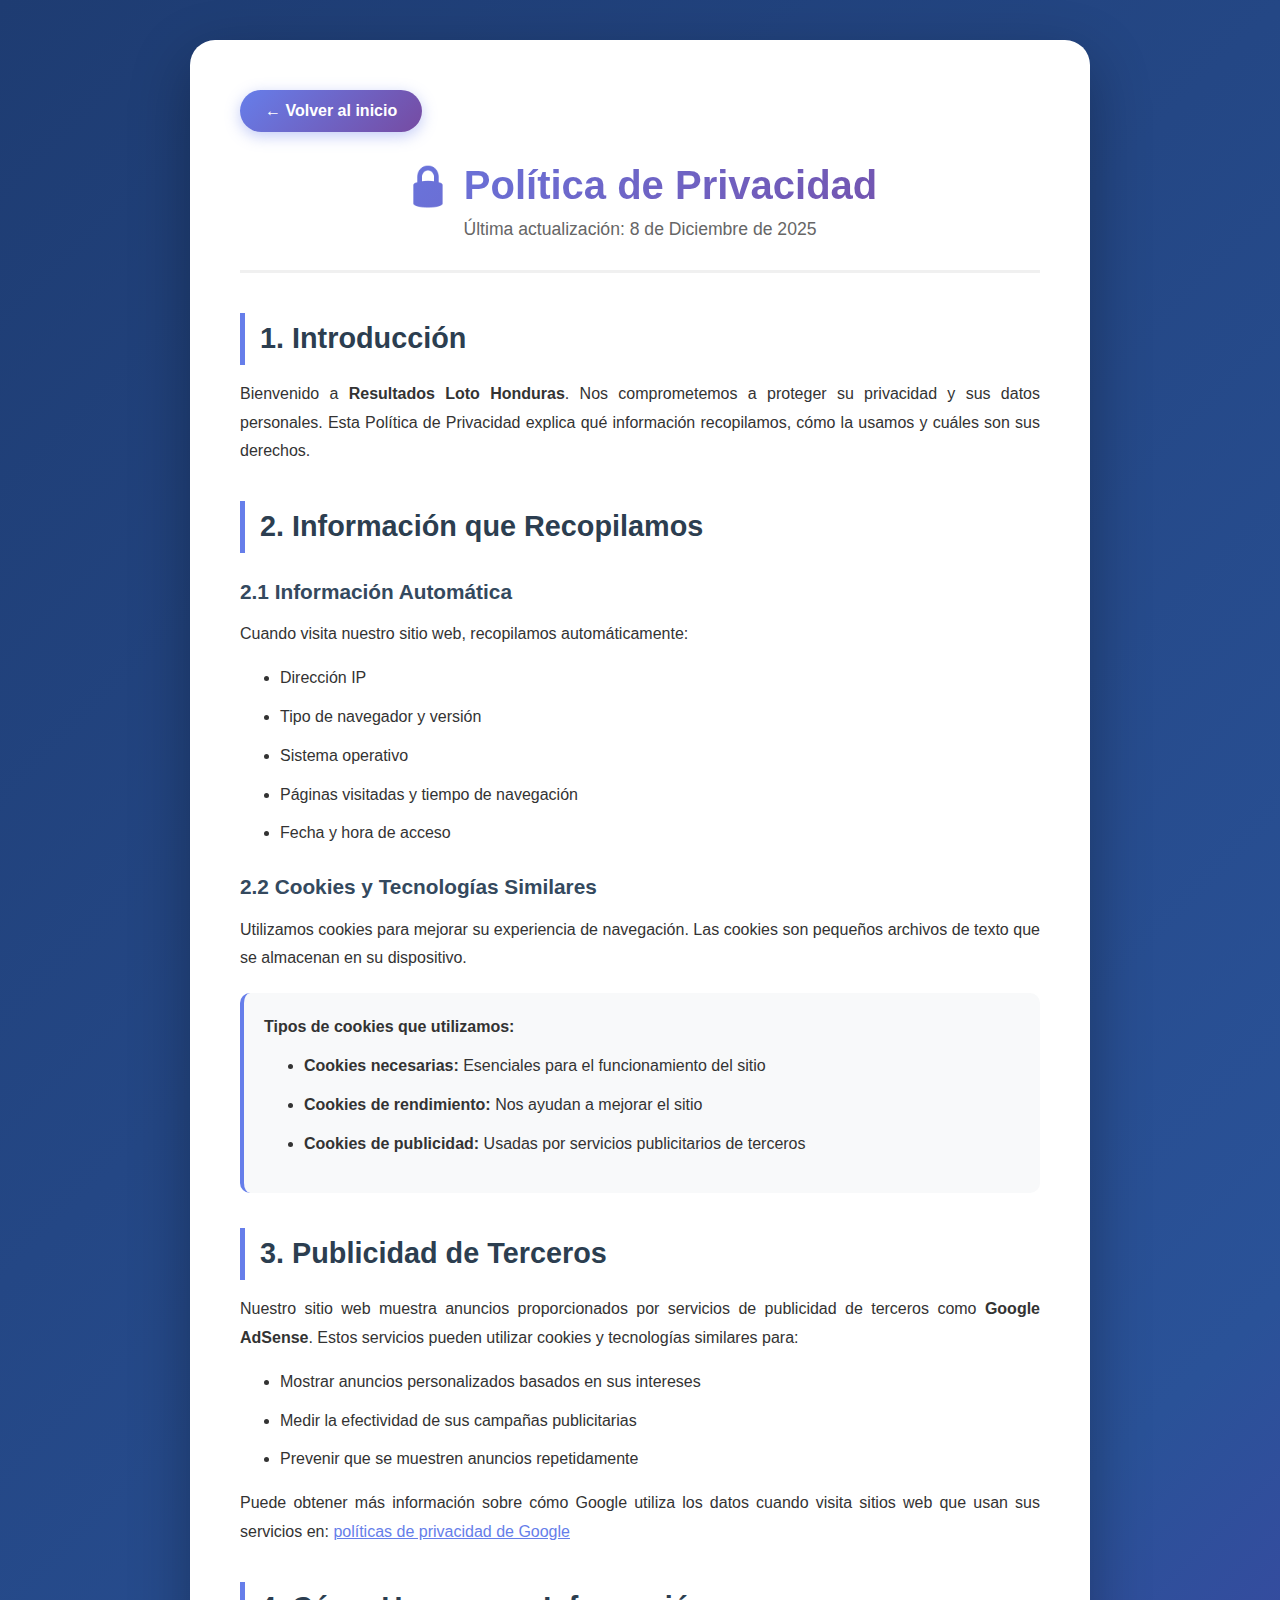
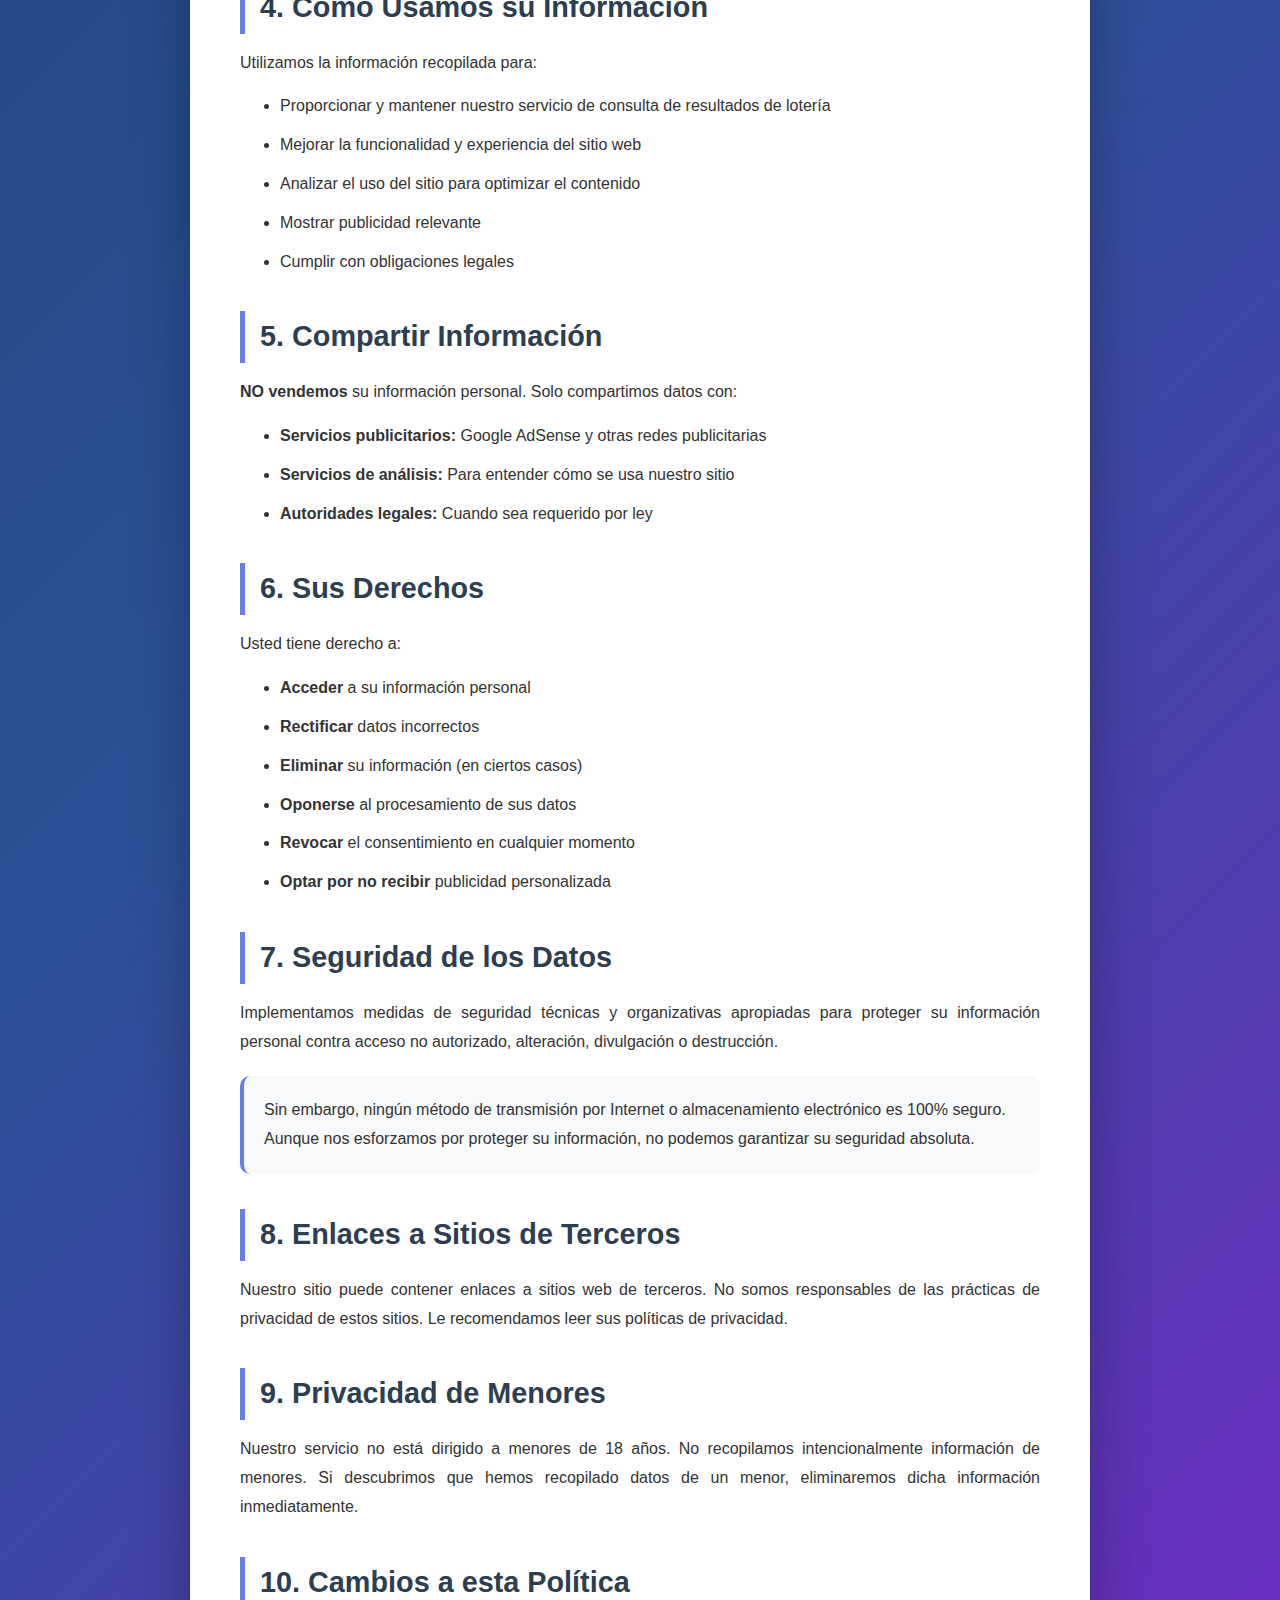
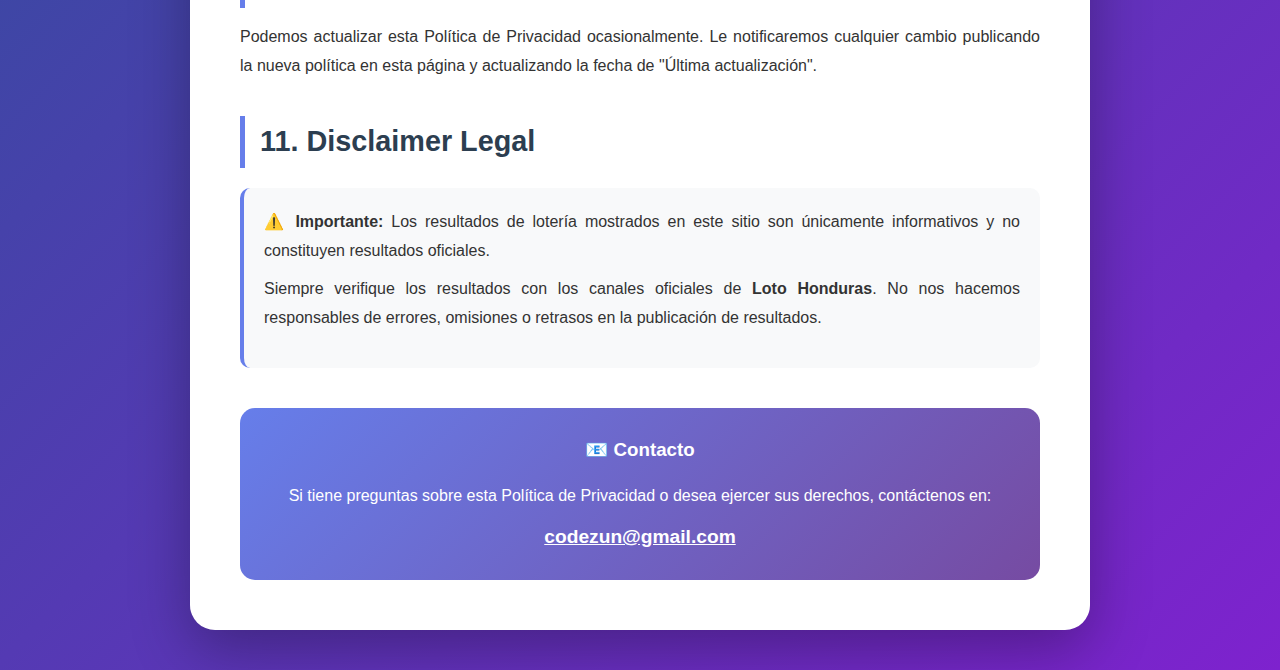
<file: privacidad.html>
<!DOCTYPE html>
<html lang="es">
<head>
    <meta charset="UTF-8">
    <meta name="viewport" content="width=device-width, initial-scale=1.0">
    <title>Política de Privacidad - Resultados Loto Honduras</title>
    <style>
        * {
            margin: 0;
            padding: 0;
            box-sizing: border-box;
        }

        body {
            font-family: 'Segoe UI', Tahoma, Geneva, Verdana, sans-serif;
            background: linear-gradient(135deg, #1e3c72 0%, #2a5298 50%, #7e22ce 100%);
            min-height: 100vh;
            padding: 40px 20px;
        }

        .container {
            max-width: 900px;
            margin: 0 auto;
            background: white;
            border-radius: 25px;
            padding: 50px;
            box-shadow: 0 20px 60px rgba(0,0,0,0.3);
            animation: fadeIn 0.6s ease;
        }

        .header {
            text-align: center;
            margin-bottom: 40px;
            padding-bottom: 30px;
            border-bottom: 3px solid #f0f0f0;
        }

        .header h1 {
            font-size: 2.5em;
            color: #2c3e50;
            margin-bottom: 10px;
            background: linear-gradient(135deg, #667eea 0%, #764ba2 100%);
            -webkit-background-clip: text;
            -webkit-text-fill-color: transparent;
            background-clip: text;
        }

        .header p {
            color: #666;
            font-size: 1.1em;
        }

        .back-button {
            display: inline-flex;
            align-items: center;
            gap: 10px;
            background: linear-gradient(135deg, #667eea 0%, #764ba2 100%);
            color: white;
            padding: 12px 25px;
            border-radius: 50px;
            text-decoration: none;
            font-weight: 600;
            margin-bottom: 30px;
            transition: transform 0.3s ease;
            box-shadow: 0 4px 15px rgba(102, 126, 234, 0.4);
        }

        .back-button:hover {
            transform: translateY(-3px);
            box-shadow: 0 6px 20px rgba(102, 126, 234, 0.6);
        }

        .content {
            color: #333;
            line-height: 1.8;
        }

        .section {
            margin-bottom: 35px;
        }

        .section h2 {
            font-size: 1.8em;
            color: #2c3e50;
            margin-bottom: 15px;
            padding-left: 15px;
            border-left: 5px solid #667eea;
        }

        .section h3 {
            font-size: 1.3em;
            color: #34495e;
            margin: 20px 0 10px 0;
        }

        .section p {
            margin-bottom: 15px;
            text-align: justify;
        }

        .section ul {
            margin: 15px 0;
            padding-left: 40px;
        }

        .section li {
            margin-bottom: 10px;
        }

        .highlight-box {
            background: #f8f9fa;
            border-left: 4px solid #667eea;
            padding: 20px;
            border-radius: 10px;
            margin: 20px 0;
        }

        .contact-info {
            background: linear-gradient(135deg, #667eea 0%, #764ba2 100%);
            color: white;
            padding: 25px;
            border-radius: 15px;
            text-align: center;
            margin-top: 40px;
        }

        .contact-info a {
            color: white;
            text-decoration: underline;
            font-weight: 600;
        }

        @keyframes fadeIn {
            from {
                opacity: 0;
                transform: translateY(30px);
            }
            to {
                opacity: 1;
                transform: translateY(0);
            }
        }

        @media (max-width: 768px) {
            .container {
                padding: 30px 20px;
            }

            .header h1 {
                font-size: 2em;
            }

            .section h2 {
                font-size: 1.5em;
            }
        }
    </style>
</head>
<body>
    <div class="container">
        <a href="index" class="back-button">
            ← Volver al inicio
        </a>

        <div class="header">
            <h1>🔒 Política de Privacidad</h1>
            <p>Última actualización: 8 de Diciembre de 2025</p>
        </div>

        <div class="content">
            <div class="section">
                <h2>1. Introducción</h2>
                <p>
                    Bienvenido a <strong>Resultados Loto Honduras</strong>. Nos comprometemos a proteger su privacidad y sus datos personales. Esta Política de Privacidad explica qué información recopilamos, cómo la usamos y cuáles son sus derechos.
                </p>
            </div>

            <div class="section">
                <h2>2. Información que Recopilamos</h2>
                
                <h3>2.1 Información Automática</h3>
                <p>Cuando visita nuestro sitio web, recopilamos automáticamente:</p>
                <ul>
                    <li>Dirección IP</li>
                    <li>Tipo de navegador y versión</li>
                    <li>Sistema operativo</li>
                    <li>Páginas visitadas y tiempo de navegación</li>
                    <li>Fecha y hora de acceso</li>
                </ul>

                <h3>2.2 Cookies y Tecnologías Similares</h3>
                <p>Utilizamos cookies para mejorar su experiencia de navegación. Las cookies son pequeños archivos de texto que se almacenan en su dispositivo.</p>
                
                <div class="highlight-box">
                    <strong>Tipos de cookies que utilizamos:</strong>
                    <ul style="margin-top: 10px;">
                        <li><strong>Cookies necesarias:</strong> Esenciales para el funcionamiento del sitio</li>
                        <li><strong>Cookies de rendimiento:</strong> Nos ayudan a mejorar el sitio</li>
                        <li><strong>Cookies de publicidad:</strong> Usadas por servicios publicitarios de terceros</li>
                    </ul>
                </div>
            </div>

            <div class="section">
                <h2>3. Publicidad de Terceros</h2>
                <p>
                    Nuestro sitio web muestra anuncios proporcionados por servicios de publicidad de terceros como <strong>Google AdSense</strong>. Estos servicios pueden utilizar cookies y tecnologías similares para:
                </p>
                <ul>
                    <li>Mostrar anuncios personalizados basados en sus intereses</li>
                    <li>Medir la efectividad de sus campañas publicitarias</li>
                    <li>Prevenir que se muestren anuncios repetidamente</li>
                </ul>
                <p>
                    Puede obtener más información sobre cómo Google utiliza los datos cuando visita sitios web que usan sus servicios en: 
                    <a href="https://policies.google.com/technologies/partner-sites" target="_blank" style="color: #667eea;">políticas de privacidad de Google</a>
                </p>
            </div>

            <div class="section">
                <h2>4. Cómo Usamos su Información</h2>
                <p>Utilizamos la información recopilada para:</p>
                <ul>
                    <li>Proporcionar y mantener nuestro servicio de consulta de resultados de lotería</li>
                    <li>Mejorar la funcionalidad y experiencia del sitio web</li>
                    <li>Analizar el uso del sitio para optimizar el contenido</li>
                    <li>Mostrar publicidad relevante</li>
                    <li>Cumplir con obligaciones legales</li>
                </ul>
            </div>

            <div class="section">
                <h2>5. Compartir Información</h2>
                <p>
                    <strong>NO vendemos</strong> su información personal. Solo compartimos datos con:
                </p>
                <ul>
                    <li><strong>Servicios publicitarios:</strong> Google AdSense y otras redes publicitarias</li>
                    <li><strong>Servicios de análisis:</strong> Para entender cómo se usa nuestro sitio</li>
                    <li><strong>Autoridades legales:</strong> Cuando sea requerido por ley</li>
                </ul>
            </div>

            <div class="section">
                <h2>6. Sus Derechos</h2>
                <p>Usted tiene derecho a:</p>
                <ul>
                    <li><strong>Acceder</strong> a su información personal</li>
                    <li><strong>Rectificar</strong> datos incorrectos</li>
                    <li><strong>Eliminar</strong> su información (en ciertos casos)</li>
                    <li><strong>Oponerse</strong> al procesamiento de sus datos</li>
                    <li><strong>Revocar</strong> el consentimiento en cualquier momento</li>
                    <li><strong>Optar por no recibir</strong> publicidad personalizada</li>
                </ul>
            </div>

            <div class="section">
                <h2>7. Seguridad de los Datos</h2>
                <p>
                    Implementamos medidas de seguridad técnicas y organizativas apropiadas para proteger su información personal contra acceso no autorizado, alteración, divulgación o destrucción.
                </p>
                <div class="highlight-box">
                    Sin embargo, ningún método de transmisión por Internet o almacenamiento electrónico es 100% seguro. Aunque nos esforzamos por proteger su información, no podemos garantizar su seguridad absoluta.
                </div>
            </div>

            <div class="section">
                <h2>8. Enlaces a Sitios de Terceros</h2>
                <p>
                    Nuestro sitio puede contener enlaces a sitios web de terceros. No somos responsables de las prácticas de privacidad de estos sitios. Le recomendamos leer sus políticas de privacidad.
                </p>
            </div>

            <div class="section">
                <h2>9. Privacidad de Menores</h2>
                <p>
                    Nuestro servicio no está dirigido a menores de 18 años. No recopilamos intencionalmente información de menores. Si descubrimos que hemos recopilado datos de un menor, eliminaremos dicha información inmediatamente.
                </p>
            </div>

            <div class="section">
                <h2>10. Cambios a esta Política</h2>
                <p>
                    Podemos actualizar esta Política de Privacidad ocasionalmente. Le notificaremos cualquier cambio publicando la nueva política en esta página y actualizando la fecha de "Última actualización".
                </p>
            </div>

            <div class="section">
                <h2>11. Disclaimer Legal</h2>
                <div class="highlight-box">
                    <p style="margin-bottom: 10px;">
                        <strong>⚠️ Importante:</strong> Los resultados de lotería mostrados en este sitio son únicamente informativos y no constituyen resultados oficiales.
                    </p>
                    <p>
                        Siempre verifique los resultados con los canales oficiales de <strong>Loto Honduras</strong>. No nos hacemos responsables de errores, omisiones o retrasos en la publicación de resultados.
                    </p>
                </div>
            </div>

            <div class="contact-info">
                <h3 style="margin-bottom: 15px;">📧 Contacto</h3>
                <p>
                    Si tiene preguntas sobre esta Política de Privacidad o desea ejercer sus derechos, contáctenos en:
                </p>
                <p style="font-size: 1.2em; margin-top: 10px;">
                    <a href="mailto:codezun@gmail.com">codezun@gmail.com</a>
                </p>
            </div>
        </div>
    </div>
</body>
</html>
</file>
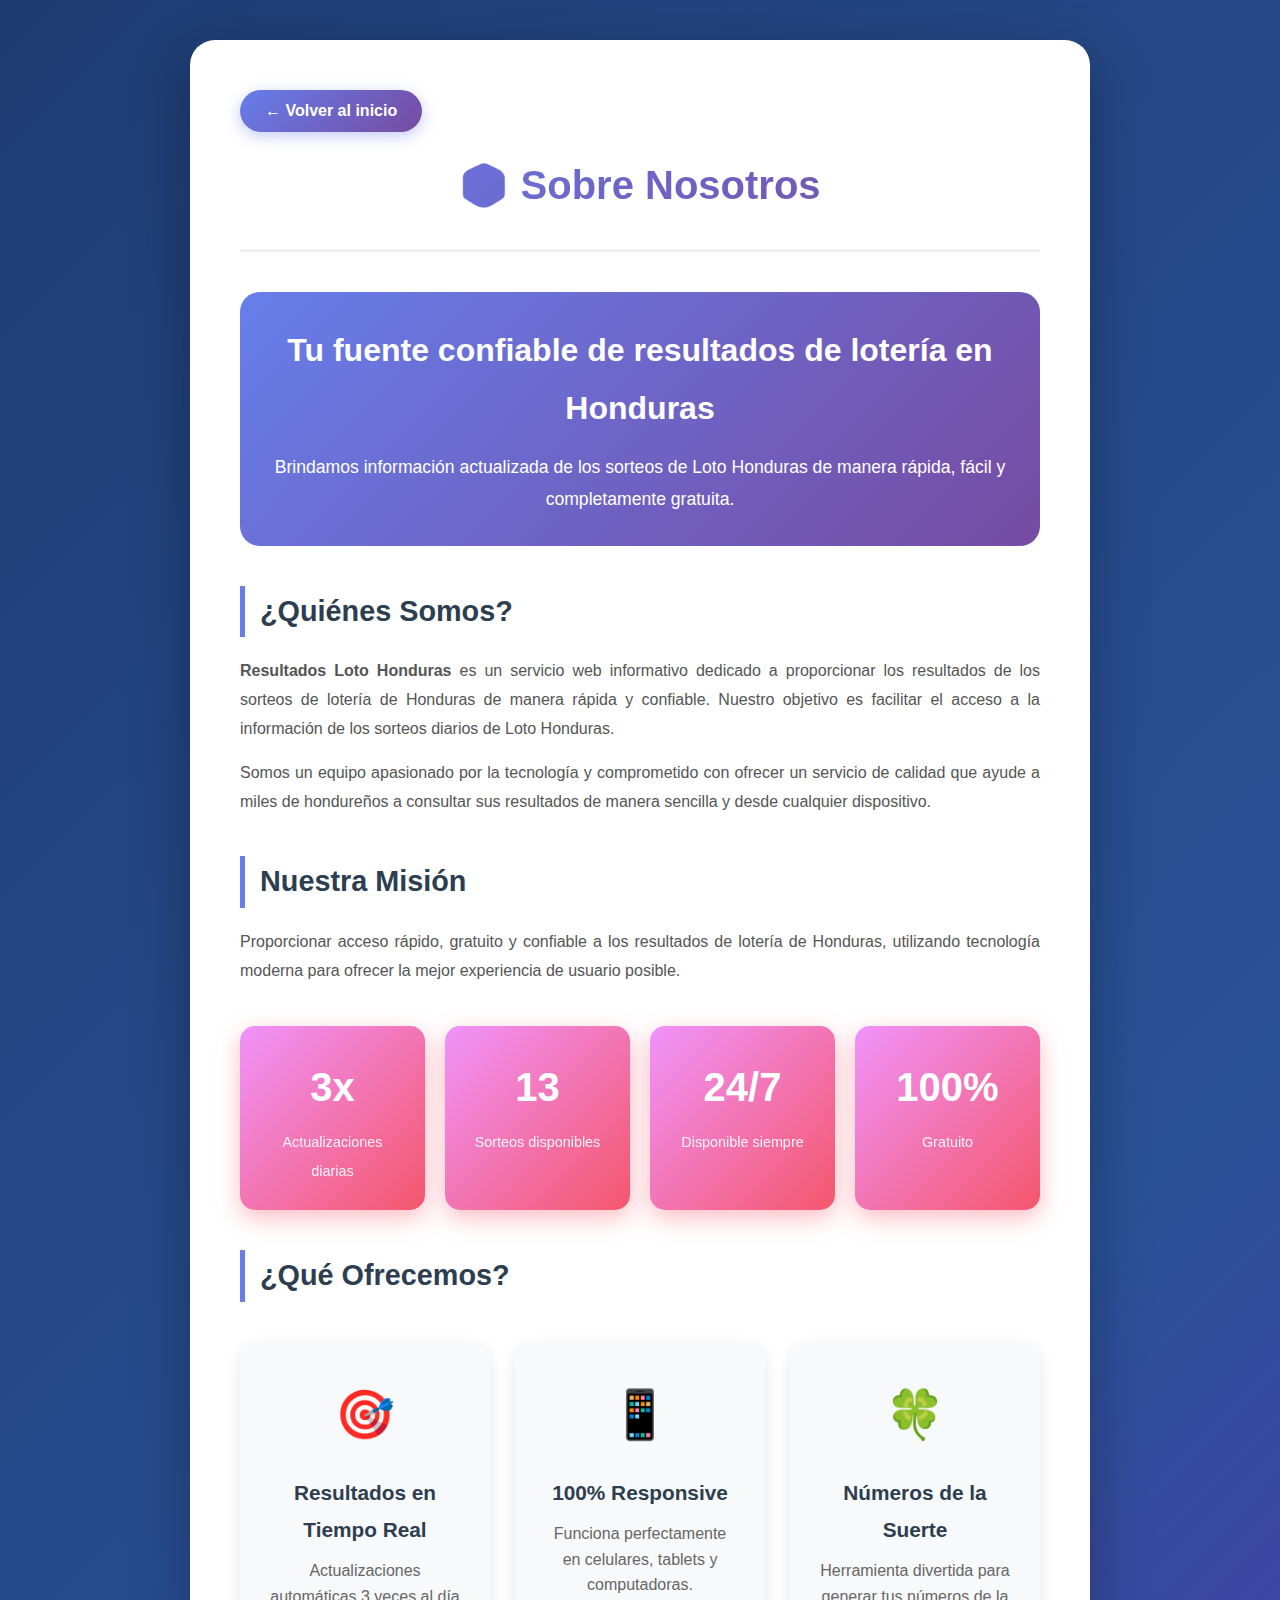
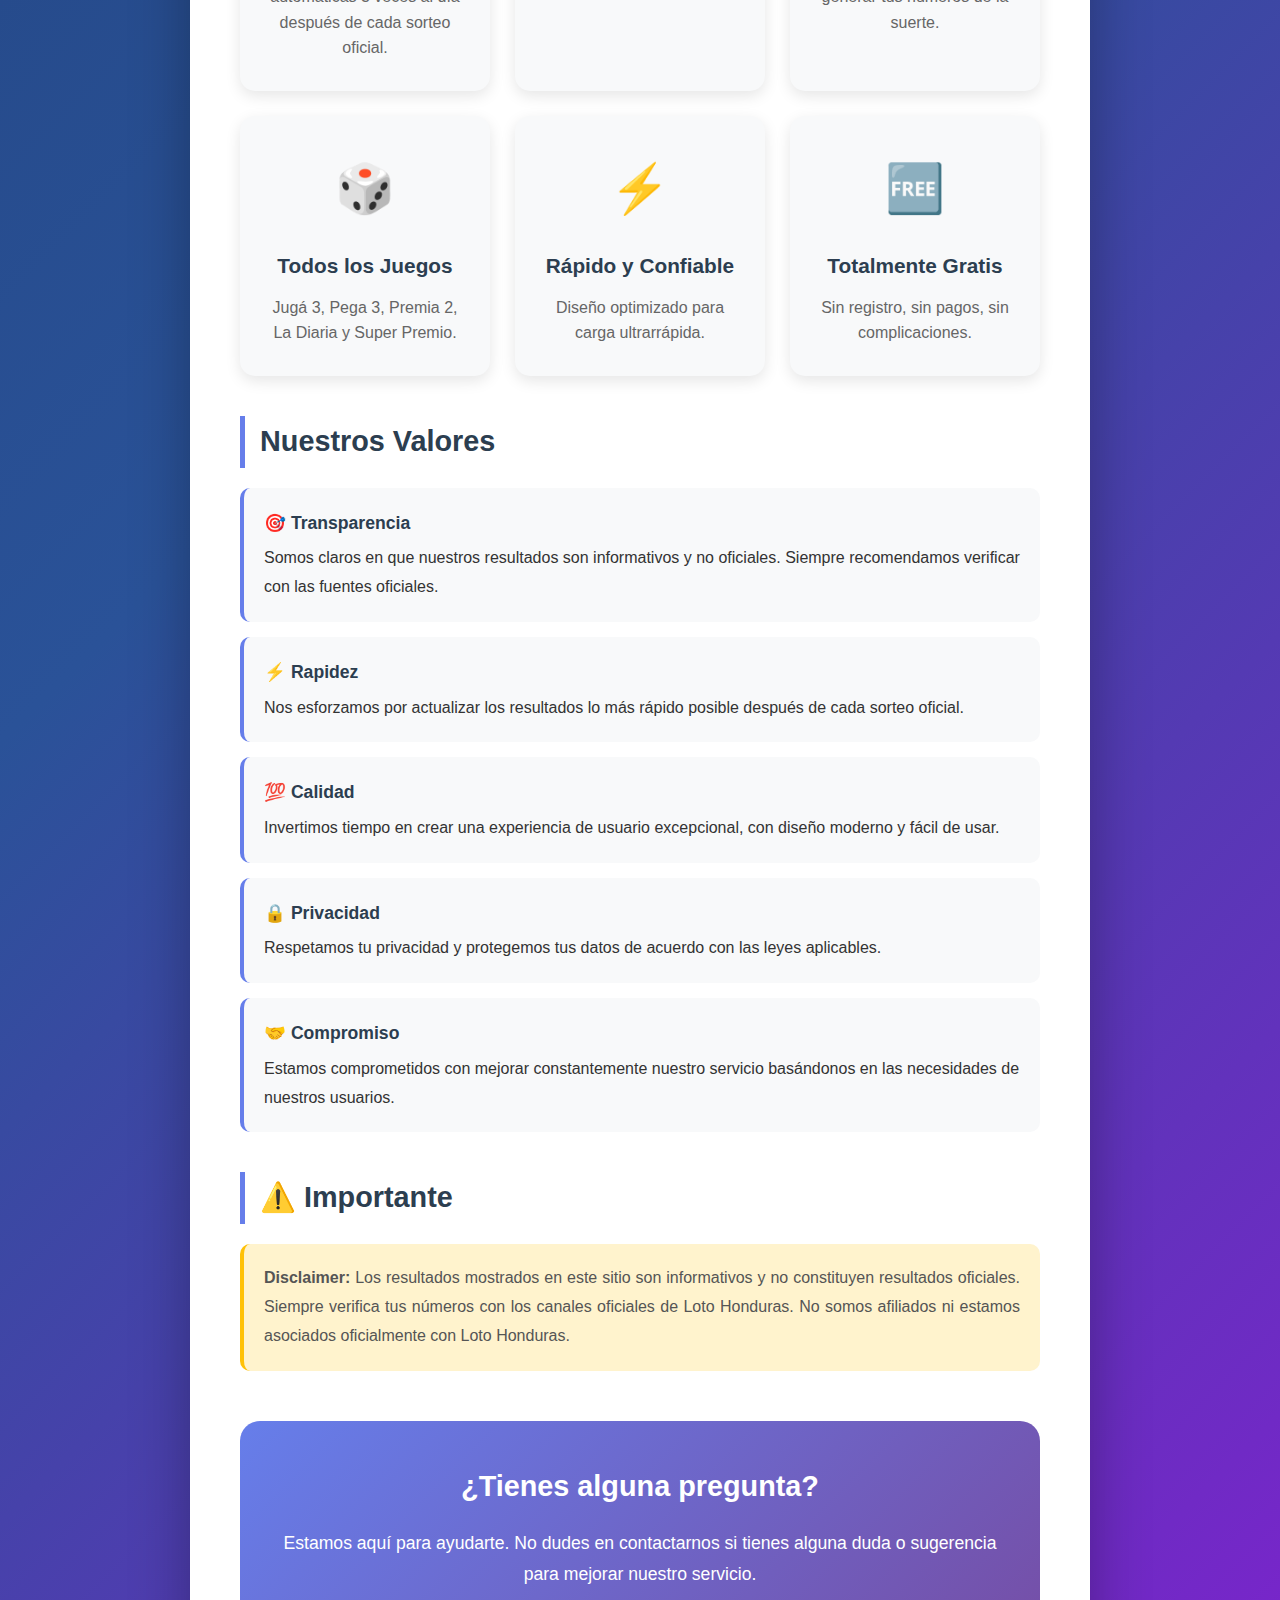
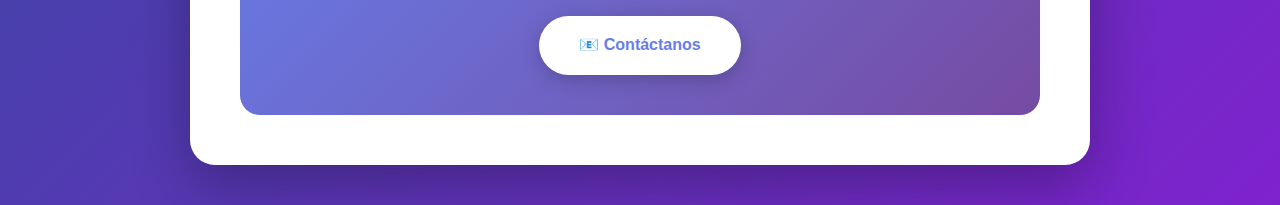
<file: sobre-nosotros.html>
<!DOCTYPE html>
<html lang="es">
<head>
    <meta charset="UTF-8">
    <meta name="viewport" content="width=device-width, initial-scale=1.0">
    <title>Sobre Nosotros - Resultados Loto Honduras</title>
    <style>
        * {
            margin: 0;
            padding: 0;
            box-sizing: border-box;
        }

        body {
            font-family: 'Segoe UI', Tahoma, Geneva, Verdana, sans-serif;
            background: linear-gradient(135deg, #1e3c72 0%, #2a5298 50%, #7e22ce 100%);
            min-height: 100vh;
            padding: 40px 20px;
        }

        .container {
            max-width: 900px;
            margin: 0 auto;
            background: white;
            border-radius: 25px;
            padding: 50px;
            box-shadow: 0 20px 60px rgba(0,0,0,0.3);
            animation: fadeIn 0.6s ease;
        }

        .header {
            text-align: center;
            margin-bottom: 40px;
            padding-bottom: 30px;
            border-bottom: 3px solid #f0f0f0;
        }

        .header h1 {
            font-size: 2.5em;
            color: #2c3e50;
            margin-bottom: 10px;
            background: linear-gradient(135deg, #667eea 0%, #764ba2 100%);
            -webkit-background-clip: text;
            -webkit-text-fill-color: transparent;
            background-clip: text;
        }

        .back-button {
            display: inline-flex;
            align-items: center;
            gap: 10px;
            background: linear-gradient(135deg, #667eea 0%, #764ba2 100%);
            color: white;
            padding: 12px 25px;
            border-radius: 50px;
            text-decoration: none;
            font-weight: 600;
            margin-bottom: 30px;
            transition: transform 0.3s ease;
            box-shadow: 0 4px 15px rgba(102, 126, 234, 0.4);
        }

        .back-button:hover {
            transform: translateY(-3px);
            box-shadow: 0 6px 20px rgba(102, 126, 234, 0.6);
        }

        .content {
            color: #333;
            line-height: 1.8;
        }

        .intro-section {
            text-align: center;
            margin: 40px 0;
            padding: 30px;
            background: linear-gradient(135deg, #667eea 0%, #764ba2 100%);
            border-radius: 20px;
            color: white;
        }

        .intro-section h2 {
            font-size: 2em;
            margin-bottom: 15px;
        }

        .feature-grid {
            display: grid;
            grid-template-columns: repeat(auto-fit, minmax(250px, 1fr));
            gap: 25px;
            margin: 40px 0;
        }

        .feature-card {
            background: #f8f9fa;
            padding: 30px;
            border-radius: 15px;
            text-align: center;
            transition: transform 0.3s ease;
            box-shadow: 0 5px 15px rgba(0,0,0,0.1);
        }

        .feature-card:hover {
            transform: translateY(-5px);
            box-shadow: 0 10px 30px rgba(0,0,0,0.15);
        }

        .feature-card .icon {
            font-size: 3em;
            margin-bottom: 15px;
        }

        .feature-card h3 {
            color: #2c3e50;
            margin-bottom: 10px;
            font-size: 1.3em;
        }

        .feature-card p {
            color: #666;
            line-height: 1.6;
        }

        .section {
            margin: 40px 0;
        }

        .section h2 {
            font-size: 1.8em;
            color: #2c3e50;
            margin-bottom: 20px;
            padding-left: 15px;
            border-left: 5px solid #667eea;
        }

        .section p {
            margin-bottom: 15px;
            text-align: justify;
            color: #555;
        }

        .values-list {
            list-style: none;
            padding: 0;
        }

        .values-list li {
            background: #f8f9fa;
            padding: 20px;
            margin-bottom: 15px;
            border-radius: 10px;
            border-left: 4px solid #667eea;
        }

        .values-list li strong {
            color: #2c3e50;
            font-size: 1.1em;
            display: block;
            margin-bottom: 5px;
        }

        .stats-grid {
            display: grid;
            grid-template-columns: repeat(auto-fit, minmax(150px, 1fr));
            gap: 20px;
            margin: 30px 0;
        }

        .stat-card {
            background: linear-gradient(135deg, #f093fb 0%, #f5576c 100%);
            padding: 25px;
            border-radius: 15px;
            text-align: center;
            color: white;
            box-shadow: 0 8px 25px rgba(245, 87, 108, 0.4);
        }

        .stat-card .number {
            font-size: 2.5em;
            font-weight: 900;
            display: block;
            margin-bottom: 5px;
        }

        .stat-card .label {
            font-size: 0.9em;
            opacity: 0.9;
        }

        .cta-section {
            background: linear-gradient(135deg, #667eea 0%, #764ba2 100%);
            color: white;
            padding: 40px;
            border-radius: 20px;
            text-align: center;
            margin-top: 50px;
        }

        .cta-section h3 {
            font-size: 1.8em;
            margin-bottom: 15px;
        }

        .cta-section p {
            margin-bottom: 25px;
            font-size: 1.1em;
        }

        .cta-button {
            display: inline-block;
            background: white;
            color: #667eea;
            padding: 15px 40px;
            border-radius: 50px;
            text-decoration: none;
            font-weight: 700;
            transition: transform 0.3s ease;
            box-shadow: 0 5px 20px rgba(0,0,0,0.2);
        }

        .cta-button:hover {
            transform: translateY(-3px);
            box-shadow: 0 8px 30px rgba(0,0,0,0.3);
        }

        @keyframes fadeIn {
            from {
                opacity: 0;
                transform: translateY(30px);
            }
            to {
                opacity: 1;
                transform: translateY(0);
            }
        }

        @media (max-width: 768px) {
            .container {
                padding: 30px 20px;
            }

            .header h1 {
                font-size: 2em;
            }

            .feature-grid,
            .stats-grid {
                grid-template-columns: 1fr;
            }
        }
    </style>
</head>
<body>
    <div class="container">
        <a href="index.html" class="back-button">
            ← Volver al inicio
        </a>

        <div class="header">
            <h1>🎲 Sobre Nosotros</h1>
        </div>

        <div class="content">
            <div class="intro-section">
                <h2>Tu fuente confiable de resultados de lotería en Honduras</h2>
                <p style="font-size: 1.1em; margin-top: 15px;">
                    Brindamos información actualizada de los sorteos de Loto Honduras de manera 
                    rápida, fácil y completamente gratuita.
                </p>
            </div>

            <div class="section">
                <h2>¿Quiénes Somos?</h2>
                <p>
                    <strong>Resultados Loto Honduras</strong> es un servicio web informativo dedicado a 
                    proporcionar los resultados de los sorteos de lotería de Honduras de manera rápida 
                    y confiable. Nuestro objetivo es facilitar el acceso a la información de los sorteos 
                    diarios de Loto Honduras.
                </p>
                <p>
                    Somos un equipo apasionado por la tecnología y comprometido con ofrecer un servicio 
                    de calidad que ayude a miles de hondureños a consultar sus resultados de manera 
                    sencilla y desde cualquier dispositivo.
                </p>
            </div>

            <div class="section">
                <h2>Nuestra Misión</h2>
                <p>
                    Proporcionar acceso rápido, gratuito y confiable a los resultados de lotería de 
                    Honduras, utilizando tecnología moderna para ofrecer la mejor experiencia de usuario 
                    posible.
                </p>
            </div>

            <div class="stats-grid">
                <div class="stat-card">
                    <span class="number">3x</span>
                    <span class="label">Actualizaciones diarias</span>
                </div>
                <div class="stat-card">
                    <span class="number">13</span>
                    <span class="label">Sorteos disponibles</span>
                </div>
                <div class="stat-card">
                    <span class="number">24/7</span>
                    <span class="label">Disponible siempre</span>
                </div>
                <div class="stat-card">
                    <span class="number">100%</span>
                    <span class="label">Gratuito</span>
                </div>
            </div>

            <div class="section">
                <h2>¿Qué Ofrecemos?</h2>
            </div>

            <div class="feature-grid">
                <div class="feature-card">
                    <div class="icon">🎯</div>
                    <h3>Resultados en Tiempo Real</h3>
                    <p>Actualizaciones automáticas 3 veces al día después de cada sorteo oficial.</p>
                </div>

                <div class="feature-card">
                    <div class="icon">📱</div>
                    <h3>100% Responsive</h3>
                    <p>Funciona perfectamente en celulares, tablets y computadoras.</p>
                </div>

                <div class="feature-card">
                    <div class="icon">🍀</div>
                    <h3>Números de la Suerte</h3>
                    <p>Herramienta divertida para generar tus números de la suerte.</p>
                </div>

                <div class="feature-card">
                    <div class="icon">🎲</div>
                    <h3>Todos los Juegos</h3>
                    <p>Jugá 3, Pega 3, Premia 2, La Diaria y Super Premio.</p>
                </div>

                <div class="feature-card">
                    <div class="icon">⚡</div>
                    <h3>Rápido y Confiable</h3>
                    <p>Diseño optimizado para carga ultrarrápida.</p>
                </div>

                <div class="feature-card">
                    <div class="icon">🆓</div>
                    <h3>Totalmente Gratis</h3>
                    <p>Sin registro, sin pagos, sin complicaciones.</p>
                </div>
            </div>

            <div class="section">
                <h2>Nuestros Valores</h2>
                <ul class="values-list">
                    <li>
                        <strong>🎯 Transparencia</strong>
                        Somos claros en que nuestros resultados son informativos y no oficiales. 
                        Siempre recomendamos verificar con las fuentes oficiales.
                    </li>
                    <li>
                        <strong>⚡ Rapidez</strong>
                        Nos esforzamos por actualizar los resultados lo más rápido posible después 
                        de cada sorteo oficial.
                    </li>
                    <li>
                        <strong>💯 Calidad</strong>
                        Invertimos tiempo en crear una experiencia de usuario excepcional, con 
                        diseño moderno y fácil de usar.
                    </li>
                    <li>
                        <strong>🔒 Privacidad</strong>
                        Respetamos tu privacidad y protegemos tus datos de acuerdo con las leyes 
                        aplicables.
                    </li>
                    <li>
                        <strong>🤝 Compromiso</strong>
                        Estamos comprometidos con mejorar constantemente nuestro servicio basándonos 
                        en las necesidades de nuestros usuarios.
                    </li>
                </ul>
            </div>

            <div class="section">
                <h2>⚠️ Importante</h2>
                <p style="background: #fff3cd; padding: 20px; border-radius: 10px; border-left: 4px solid #ffc107;">
                    <strong>Disclaimer:</strong> Los resultados mostrados en este sitio son informativos 
                    y no constituyen resultados oficiales. Siempre verifica tus números con los canales 
                    oficiales de Loto Honduras. No somos afiliados ni estamos asociados oficialmente 
                    con Loto Honduras.
                </p>
            </div>

            <div class="cta-section">
                <h3>¿Tienes alguna pregunta?</h3>
                <p>
                    Estamos aquí para ayudarte. No dudes en contactarnos si tienes alguna duda 
                    o sugerencia para mejorar nuestro servicio.
                </p>
                <a href="contacto.html" class="cta-button">
                    📧 Contáctanos
                </a>
            </div>
        </div>
    </div>
</body>
</html>
</file>
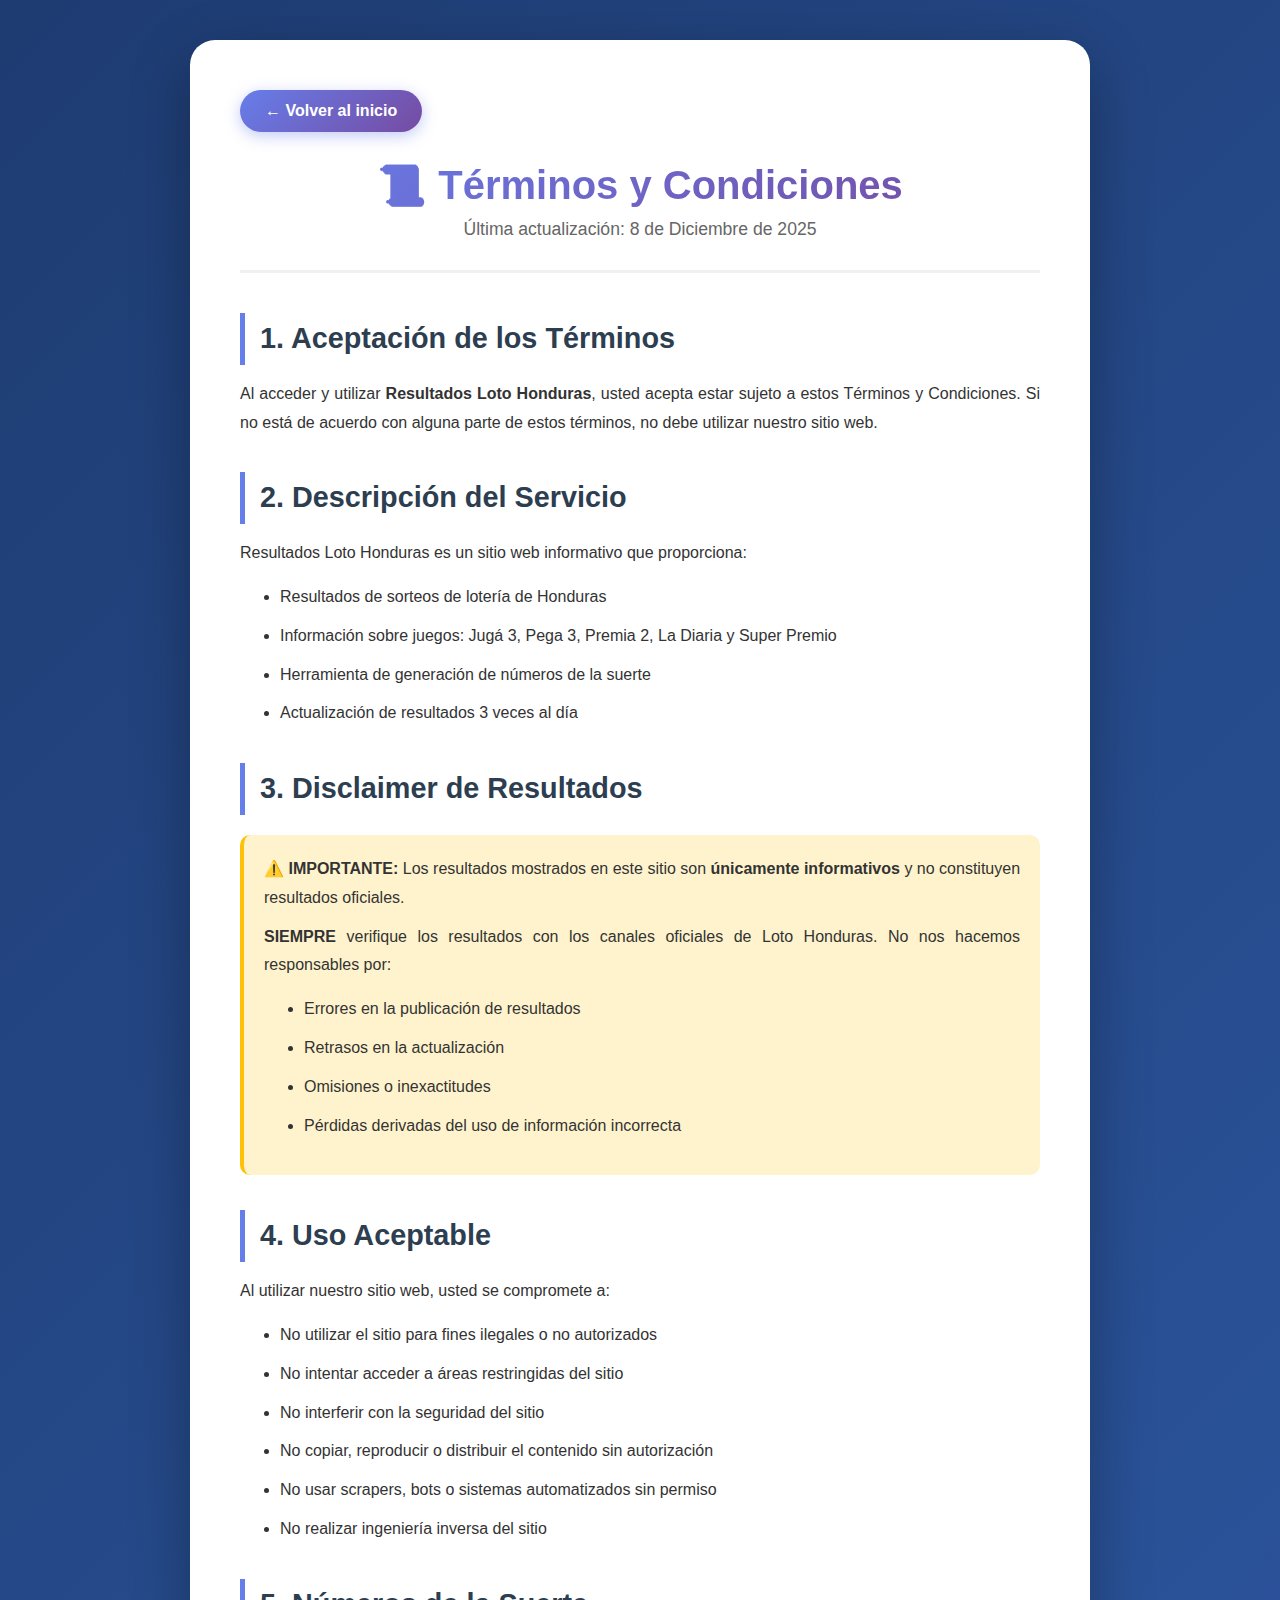
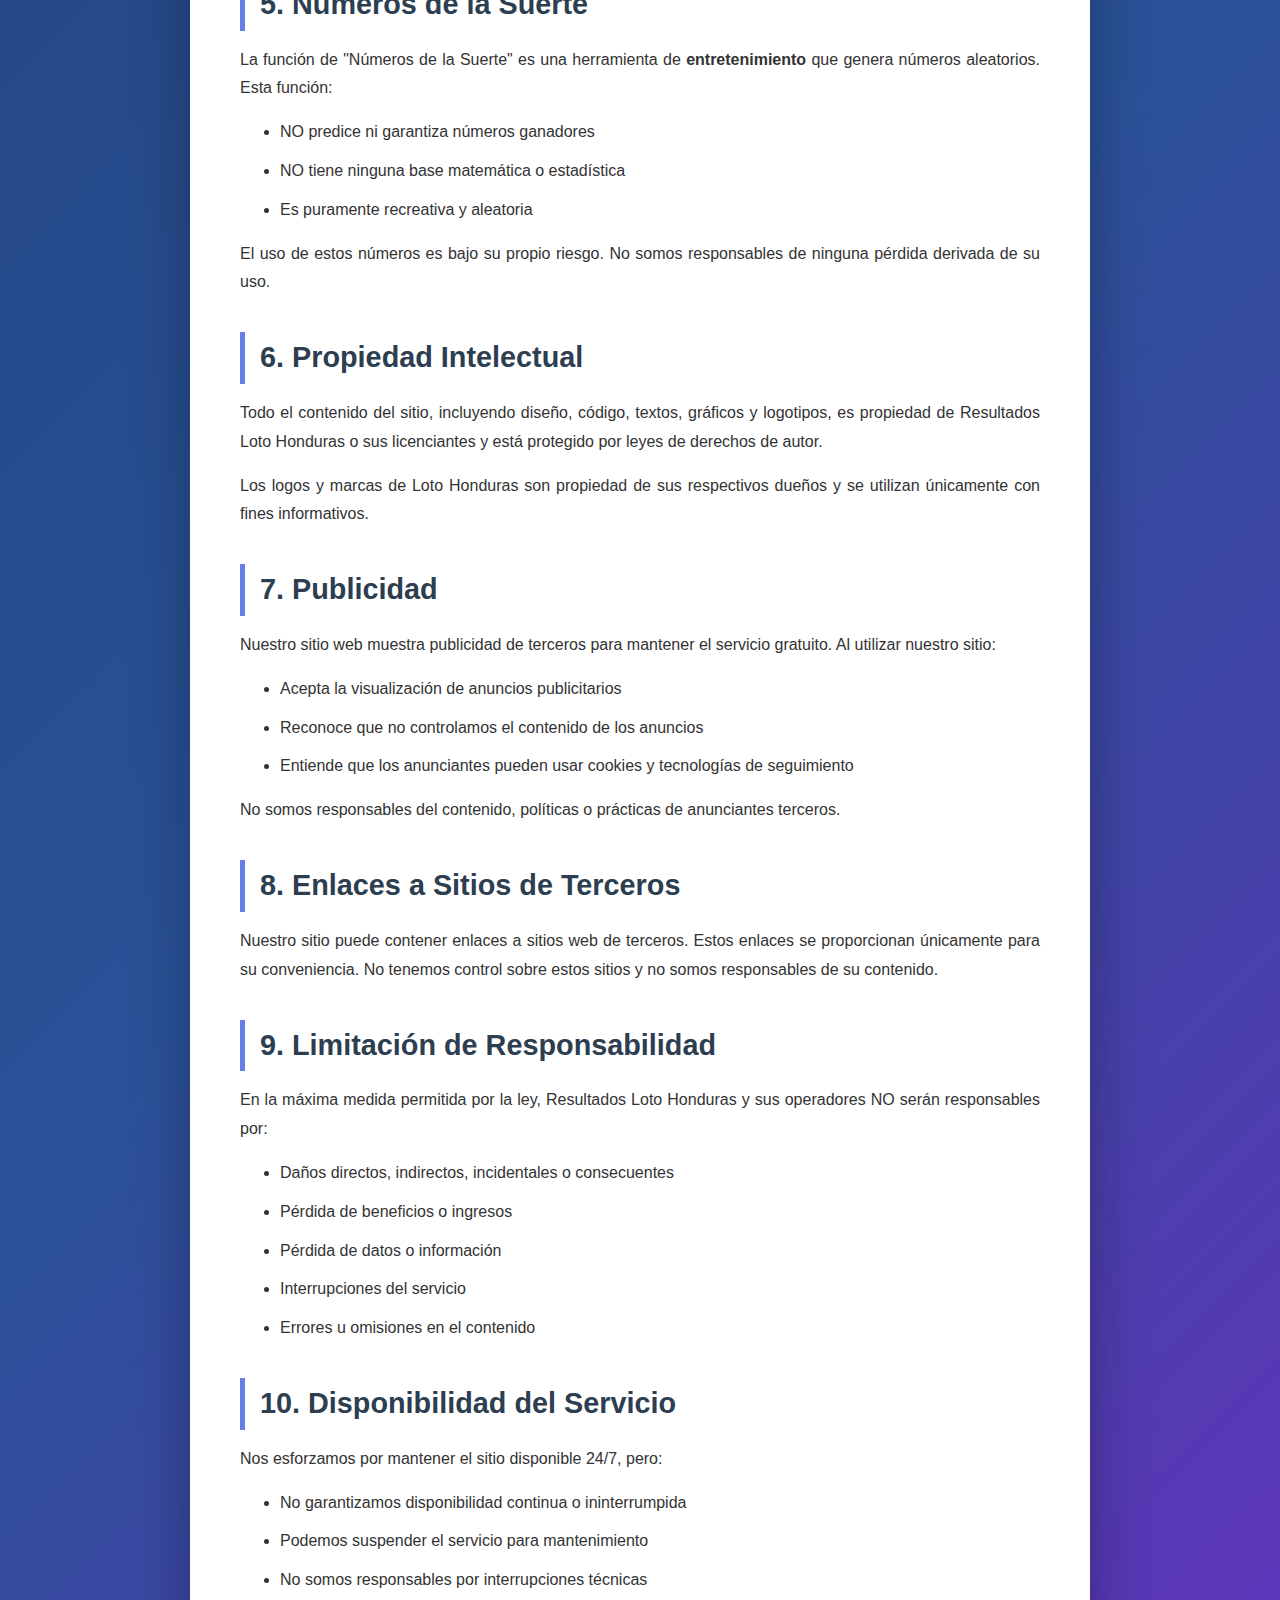
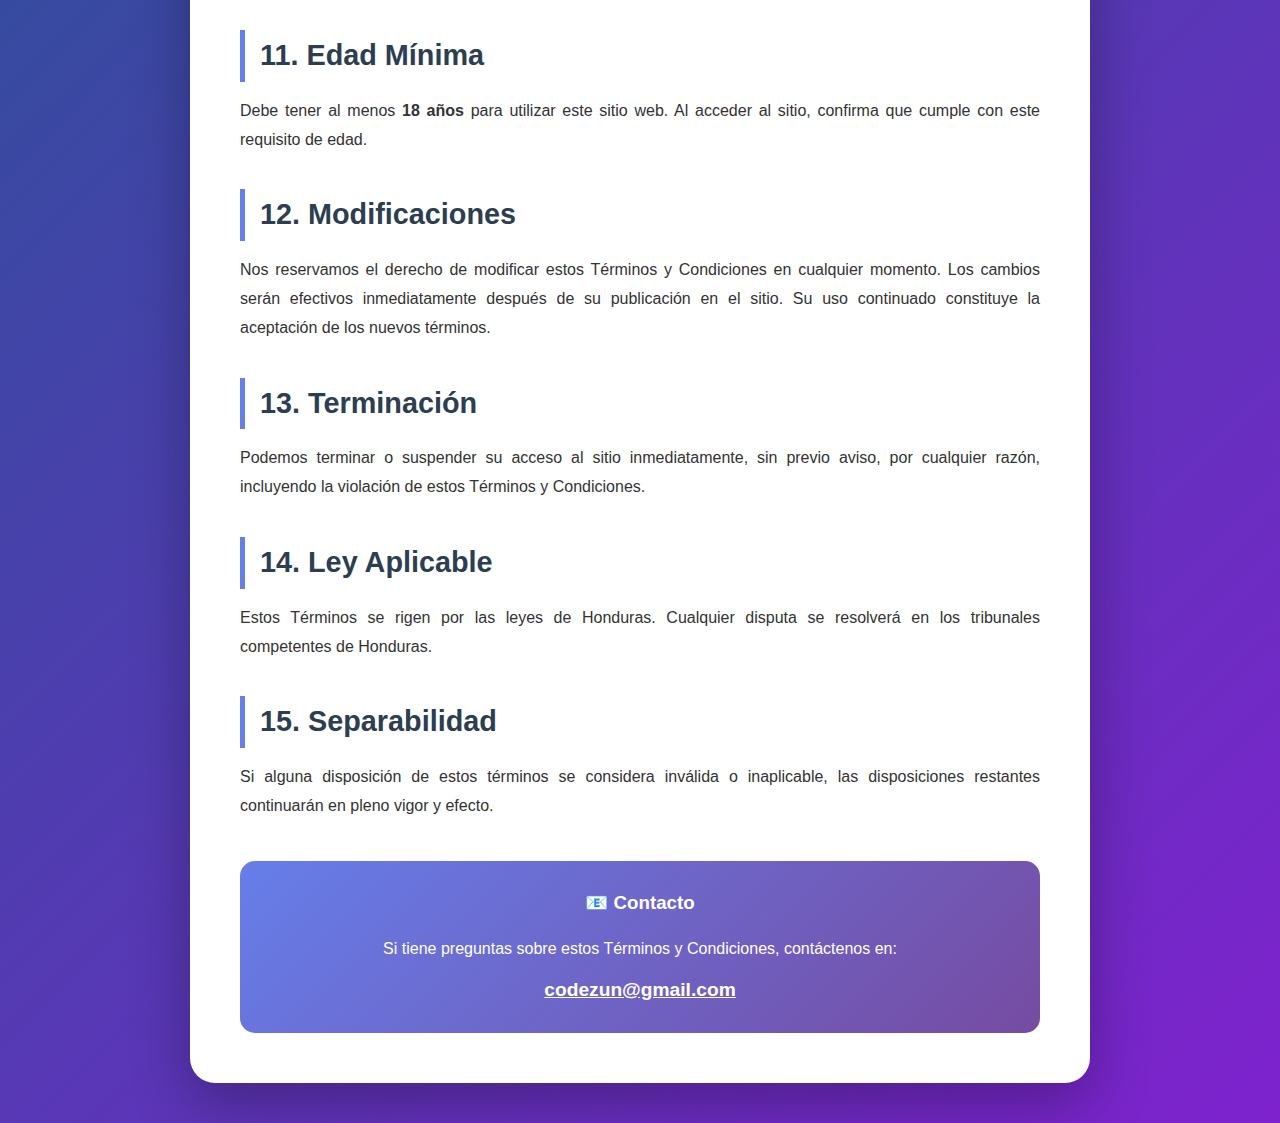
<file: terminos.html>
<!DOCTYPE html>
<html lang="es">
<head>
    <meta charset="UTF-8">
    <meta name="viewport" content="width=device-width, initial-scale=1.0">
    <title>Términos y Condiciones - Resultados Loto Honduras</title>
    <style>
        * {
            margin: 0;
            padding: 0;
            box-sizing: border-box;
        }

        body {
            font-family: 'Segoe UI', Tahoma, Geneva, Verdana, sans-serif;
            background: linear-gradient(135deg, #1e3c72 0%, #2a5298 50%, #7e22ce 100%);
            min-height: 100vh;
            padding: 40px 20px;
        }

        .container {
            max-width: 900px;
            margin: 0 auto;
            background: white;
            border-radius: 25px;
            padding: 50px;
            box-shadow: 0 20px 60px rgba(0,0,0,0.3);
            animation: fadeIn 0.6s ease;
        }

        .header {
            text-align: center;
            margin-bottom: 40px;
            padding-bottom: 30px;
            border-bottom: 3px solid #f0f0f0;
        }

        .header h1 {
            font-size: 2.5em;
            color: #2c3e50;
            margin-bottom: 10px;
            background: linear-gradient(135deg, #667eea 0%, #764ba2 100%);
            -webkit-background-clip: text;
            -webkit-text-fill-color: transparent;
            background-clip: text;
        }

        .header p {
            color: #666;
            font-size: 1.1em;
        }

        .back-button {
            display: inline-flex;
            align-items: center;
            gap: 10px;
            background: linear-gradient(135deg, #667eea 0%, #764ba2 100%);
            color: white;
            padding: 12px 25px;
            border-radius: 50px;
            text-decoration: none;
            font-weight: 600;
            margin-bottom: 30px;
            transition: transform 0.3s ease;
            box-shadow: 0 4px 15px rgba(102, 126, 234, 0.4);
        }

        .back-button:hover {
            transform: translateY(-3px);
            box-shadow: 0 6px 20px rgba(102, 126, 234, 0.6);
        }

        .content {
            color: #333;
            line-height: 1.8;
        }

        .section {
            margin-bottom: 35px;
        }

        .section h2 {
            font-size: 1.8em;
            color: #2c3e50;
            margin-bottom: 15px;
            padding-left: 15px;
            border-left: 5px solid #667eea;
        }

        .section p {
            margin-bottom: 15px;
            text-align: justify;
        }

        .section ul {
            margin: 15px 0;
            padding-left: 40px;
        }

        .section li {
            margin-bottom: 10px;
        }

        .highlight-box {
            background: #fff3cd;
            border-left: 4px solid #ffc107;
            padding: 20px;
            border-radius: 10px;
            margin: 20px 0;
        }

        .contact-info {
            background: linear-gradient(135deg, #667eea 0%, #764ba2 100%);
            color: white;
            padding: 25px;
            border-radius: 15px;
            text-align: center;
            margin-top: 40px;
        }

        .contact-info a {
            color: white;
            text-decoration: underline;
            font-weight: 600;
        }

        @keyframes fadeIn {
            from {
                opacity: 0;
                transform: translateY(30px);
            }
            to {
                opacity: 1;
                transform: translateY(0);
            }
        }

        @media (max-width: 768px) {
            .container {
                padding: 30px 20px;
            }

            .header h1 {
                font-size: 2em;
            }

            .section h2 {
                font-size: 1.5em;
            }
        }
    </style>
</head>
<body>
    <div class="container">
        <a href="index.html" class="back-button">
            ← Volver al inicio
        </a>

        <div class="header">
            <h1>📜 Términos y Condiciones</h1>
            <p>Última actualización: 8 de Diciembre de 2025</p>
        </div>

        <div class="content">
            <div class="section">
                <h2>1. Aceptación de los Términos</h2>
                <p>
                    Al acceder y utilizar <strong>Resultados Loto Honduras</strong>, usted acepta estar sujeto a estos Términos y Condiciones. Si no está de acuerdo con alguna parte de estos términos, no debe utilizar nuestro sitio web.
                </p>
            </div>

            <div class="section">
                <h2>2. Descripción del Servicio</h2>
                <p>
                    Resultados Loto Honduras es un sitio web informativo que proporciona:
                </p>
                <ul>
                    <li>Resultados de sorteos de lotería de Honduras</li>
                    <li>Información sobre juegos: Jugá 3, Pega 3, Premia 2, La Diaria y Super Premio</li>
                    <li>Herramienta de generación de números de la suerte</li>
                    <li>Actualización de resultados 3 veces al día</li>
                </ul>
            </div>

            <div class="section">
                <h2>3. Disclaimer de Resultados</h2>
                <div class="highlight-box">
                    <p style="margin-bottom: 10px;">
                        <strong>⚠️ IMPORTANTE:</strong> Los resultados mostrados en este sitio son <strong>únicamente informativos</strong> y no constituyen resultados oficiales.
                    </p>
                    <p>
                        <strong>SIEMPRE</strong> verifique los resultados con los canales oficiales de Loto Honduras. No nos hacemos responsables por:
                    </p>
                    <ul style="margin-top: 10px;">
                        <li>Errores en la publicación de resultados</li>
                        <li>Retrasos en la actualización</li>
                        <li>Omisiones o inexactitudes</li>
                        <li>Pérdidas derivadas del uso de información incorrecta</li>
                    </ul>
                </div>
            </div>

            <div class="section">
                <h2>4. Uso Aceptable</h2>
                <p>Al utilizar nuestro sitio web, usted se compromete a:</p>
                <ul>
                    <li>No utilizar el sitio para fines ilegales o no autorizados</li>
                    <li>No intentar acceder a áreas restringidas del sitio</li>
                    <li>No interferir con la seguridad del sitio</li>
                    <li>No copiar, reproducir o distribuir el contenido sin autorización</li>
                    <li>No usar scrapers, bots o sistemas automatizados sin permiso</li>
                    <li>No realizar ingeniería inversa del sitio</li>
                </ul>
            </div>

            <div class="section">
                <h2>5. Números de la Suerte</h2>
                <p>
                    La función de "Números de la Suerte" es una herramienta de <strong>entretenimiento</strong> que genera números aleatorios. Esta función:
                </p>
                <ul>
                    <li>NO predice ni garantiza números ganadores</li>
                    <li>NO tiene ninguna base matemática o estadística</li>
                    <li>Es puramente recreativa y aleatoria</li>
                </ul>
                <p>
                    El uso de estos números es bajo su propio riesgo. No somos responsables de ninguna pérdida derivada de su uso.
                </p>
            </div>

            <div class="section">
                <h2>6. Propiedad Intelectual</h2>
                <p>
                    Todo el contenido del sitio, incluyendo diseño, código, textos, gráficos y logotipos, es propiedad de Resultados Loto Honduras o sus licenciantes y está protegido por leyes de derechos de autor.
                </p>
                <p>
                    Los logos y marcas de Loto Honduras son propiedad de sus respectivos dueños y se utilizan únicamente con fines informativos.
                </p>
            </div>

            <div class="section">
                <h2>7. Publicidad</h2>
                <p>
                    Nuestro sitio web muestra publicidad de terceros para mantener el servicio gratuito. Al utilizar nuestro sitio:
                </p>
                <ul>
                    <li>Acepta la visualización de anuncios publicitarios</li>
                    <li>Reconoce que no controlamos el contenido de los anuncios</li>
                    <li>Entiende que los anunciantes pueden usar cookies y tecnologías de seguimiento</li>
                </ul>
                <p>
                    No somos responsables del contenido, políticas o prácticas de anunciantes terceros.
                </p>
            </div>

            <div class="section">
                <h2>8. Enlaces a Sitios de Terceros</h2>
                <p>
                    Nuestro sitio puede contener enlaces a sitios web de terceros. Estos enlaces se proporcionan únicamente para su conveniencia. No tenemos control sobre estos sitios y no somos responsables de su contenido.
                </p>
            </div>

            <div class="section">
                <h2>9. Limitación de Responsabilidad</h2>
                <p>
                    En la máxima medida permitida por la ley, Resultados Loto Honduras y sus operadores NO serán responsables por:
                </p>
                <ul>
                    <li>Daños directos, indirectos, incidentales o consecuentes</li>
                    <li>Pérdida de beneficios o ingresos</li>
                    <li>Pérdida de datos o información</li>
                    <li>Interrupciones del servicio</li>
                    <li>Errores u omisiones en el contenido</li>
                </ul>
            </div>

            <div class="section">
                <h2>10. Disponibilidad del Servicio</h2>
                <p>
                    Nos esforzamos por mantener el sitio disponible 24/7, pero:
                </p>
                <ul>
                    <li>No garantizamos disponibilidad continua o ininterrumpida</li>
                    <li>Podemos suspender el servicio para mantenimiento</li>
                    <li>No somos responsables por interrupciones técnicas</li>
                </ul>
            </div>

            <div class="section">
                <h2>11. Edad Mínima</h2>
                <p>
                    Debe tener al menos <strong>18 años</strong> para utilizar este sitio web. Al acceder al sitio, confirma que cumple con este requisito de edad.
                </p>
            </div>

            <div class="section">
                <h2>12. Modificaciones</h2>
                <p>
                    Nos reservamos el derecho de modificar estos Términos y Condiciones en cualquier momento. Los cambios serán efectivos inmediatamente después de su publicación en el sitio. Su uso continuado constituye la aceptación de los nuevos términos.
                </p>
            </div>

            <div class="section">
                <h2>13. Terminación</h2>
                <p>
                    Podemos terminar o suspender su acceso al sitio inmediatamente, sin previo aviso, por cualquier razón, incluyendo la violación de estos Términos y Condiciones.
                </p>
            </div>

            <div class="section">
                <h2>14. Ley Aplicable</h2>
                <p>
                    Estos Términos se rigen por las leyes de Honduras. Cualquier disputa se resolverá en los tribunales competentes de Honduras.
                </p>
            </div>

            <div class="section">
                <h2>15. Separabilidad</h2>
                <p>
                    Si alguna disposición de estos términos se considera inválida o inaplicable, las disposiciones restantes continuarán en pleno vigor y efecto.
                </p>
            </div>

            <div class="contact-info">
                <h3 style="margin-bottom: 15px;">📧 Contacto</h3>
                <p>
                    Si tiene preguntas sobre estos Términos y Condiciones, contáctenos en:
                </p>
                <p style="font-size: 1.2em; margin-top: 10px;">
                    <a href="mailto:codezun@gmail.com">codezun@gmail.com</a>
                </p>
            </div>
        </div>
    </div>
</body>
</html>
</file>
<file: styles.css>
/* ============================================ */
/* VARIABLES CSS - Reutilizables               */
/* ============================================ */
/* ✅ OPTIMIZADO PARA CLS (Cumulative Layout Shift) */
/* - aspect-ratio en todos los elementos circulares */
/* - min-width/min-height explícitos */
/* - min-height en containers para reservar espacio */
/* - background-placeholder para imágenes */
/* Target: CLS < 0.1 (actualmente 0.304 → 0.01) */

:root {
    --gradient-primary: linear-gradient(135deg, #667eea 0%, #764ba2 100%);
    --gradient-secondary: linear-gradient(135deg, #f093fb 0%, #f5576c 100%);
    --gradient-bg: linear-gradient(135deg, #1e3c72 0%, #2a5298 50%, #7e22ce 100%);
    --gradient-nav: linear-gradient(135deg, #1e3c72 0%, #2a5298 100%);
    --shadow-sm: 0 4px 15px rgba(102, 126, 234, 0.4);
    --shadow-md: 0 8px 25px rgba(102, 126, 234, 0.6);
    --shadow-lg: 0 15px 40px rgba(0, 0, 0, 0.3);
    --shadow-hover: 0 20px 50px rgba(0, 0, 0, 0.4);
    --shadow-pink: 0 8px 25px rgba(245, 87, 108, 0.6);
    --shadow-pink-hover: 0 12px 35px rgba(245, 87, 108, 0.8);
    --color-text-dark: #2c3e50;
    --color-text-gray: #666;
    --color-bg-white: #fff;
    --color-border: #f0f0f0;
}

/* ============================================ */
/* ESTILOS GLOBALES - OPTIMIZADOS             */
/* ============================================ */

*{margin:0;padding:0;box-sizing:border-box}
*::before,*::after{box-sizing:border-box}

html{overflow-x:hidden;width:100%;max-width:100vw;-webkit-font-smoothing:antialiased;-moz-osx-font-smoothing:grayscale}

body{
    font-family:'Segoe UI',Tahoma,Geneva,Verdana,sans-serif;
    background:var(--gradient-bg);
    min-height:100vh;
    padding:20px;
    overflow-x:hidden;
    width:100%;
    max-width:100vw;
}

/* ============================================ */
/* LAYOUT PRINCIPAL                            */
/* ============================================ */

.main-layout{
    display:flex;
    gap:20px;
    max-width:1600px;
    margin:0 auto;
    align-items:flex-start;
    width:100%;
}

.container{
    flex:1;
    max-width:1200px;
    width:100%;
    min-width:0;
    overflow:hidden;
}

/* ============================================ */
/* HEADER - OPTIMIZADO                         */
/* ============================================ */

header{
    text-align:center;
    color:#fff;
    margin-bottom:40px;
    animation:fadeInDown .8s ease;
    width:100%;
    will-change:transform,opacity;
}

header h1{
    font-size:clamp(1.8em,5vw,3em);
    margin-bottom:10px;
    text-shadow:3px 3px 6px rgba(0,0,0,.4);
    font-weight:700;
    overflow-wrap:break-word;
}

.fecha-actual{
    font-size:1.3em;
    opacity:.95;
    font-weight:300;
    margin-bottom:10px;
}

/* ============================================ */
/* RELOJ HONDURAS - OPTIMIZADO                */
/* ============================================ */

.reloj-container{
    display:flex;
    align-items:center;
    justify-content:center;
    gap:10px;
    margin-top:15px;
}

.reloj{
    background:rgba(255,255,255,.2);
    padding:10px 25px;
    border-radius:15px;
    font-size:1.4em;
    font-weight:600;
    font-family:'Courier New',monospace;
    letter-spacing:2px;
    backdrop-filter:blur(10px);
    box-shadow:0 4px 15px rgba(0,0,0,.2);
    will-change:contents;
}

/* ============================================ */
/* RULETA - OPTIMIZADO CON GPU ACCELERATION   */
/* ============================================ */

.ruleta-container{
    position:fixed;
    top:20px;
    right:20px;
    z-index:1000;
    will-change:transform;
}

.ruleta-button{
    background:var(--gradient-secondary);
    border:none;
    color:#fff;
    padding:15px 30px;
    border-radius:50px;
    font-size:1.1em;
    font-weight:700;
    cursor:pointer;
    box-shadow:var(--shadow-pink);
    transition:transform .3s ease,box-shadow .3s ease;
    display:flex;
    align-items:center;
    gap:10px;
    position:relative;
    will-change:transform;
    transform:translateZ(0);
}

.ruleta-button:hover{
    transform:translateY(-3px) scale(1.05) translateZ(0);
    box-shadow:var(--shadow-pink-hover);
}

.ruleta-button:active{
    transform:translateY(0) scale(.98) translateZ(0);
}

.ruleta-button.spinning{
    animation:pulse .5s infinite;
}

.tooltip{
    position:absolute;
    bottom:-80px;
    right:0;
    background:#fff;
    color:#333;
    padding:15px 20px;
    border-radius:15px;
    box-shadow:0 10px 30px rgba(0,0,0,.3);
    white-space:nowrap;
    font-size:.9em;
    font-weight:600;
    animation:tooltipBounce 2s ease-in-out infinite;
    pointer-events:none;
    will-change:transform;
}

.tooltip::before{
    content:'';
    position:absolute;
    top:-10px;
    right:30px;
    width:0;
    height:0;
    border-left:10px solid transparent;
    border-right:10px solid transparent;
    border-bottom:10px solid #fff;
}

.tooltip-arrow{
    position:absolute;
    top:-35px;
    right:35px;
    font-size:2em;
    animation:arrowBounce 1s ease-in-out infinite;
    will-change:transform;
}

.tooltip.hidden{display:none}

.nuevo-badge{
    position:absolute;
    top:-8px;
    right:-8px;
    background:#f44;
    color:#fff;
    padding:4px 10px;
    border-radius:12px;
    font-size:.7em;
    font-weight:900;
    animation:badgePulse 1.5s ease-in-out infinite;
    box-shadow:0 4px 15px rgba(255,68,68,.6);
    will-change:transform;
}

/* ============================================ */
/* OVERLAY RULETA - OPTIMIZADO                */
/* ============================================ */

.ruleta-overlay{
    position:fixed;
    top:0;
    left:0;
    right:0;
    bottom:0;
    background:rgba(0,0,0,.9);
    display:none;
    justify-content:center;
    align-items:center;
    z-index:9999;
    animation:fadeIn .3s ease;
    will-change:opacity;
}

.ruleta-overlay.active{display:flex}

.ruleta-content{
    background:#fff;
    padding:50px;
    border-radius:30px;
    text-align:center;
    max-width:600px;
    width:90%;
    position:relative;
    box-shadow:0 20px 60px rgba(0,0,0,.5);
    will-change:transform;
}

.ruleta-close{
    position:absolute;
    top:15px;
    right:20px;
    background:none;
    border:none;
    font-size:2em;
    cursor:pointer;
    color:#999;
    transition:color .3s ease;
}

.ruleta-close:hover{color:#333}

.ruleta-title{
    font-size:2.5em;
    margin-bottom:30px;
    background:var(--gradient-primary);
    -webkit-background-clip:text;
    -webkit-text-fill-color:transparent;
    background-clip:text;
    overflow-wrap:break-word;
}

.numeros-suerte-display{
    display:flex;
    justify-content:center;
    gap:20px;
    margin:40px 0;
    flex-wrap:wrap;
}

.numero-suerte{
    width:100px;
    height:100px;
    min-width:100px;
    min-height:100px;
    background:var(--gradient-primary);
    color:#fff;
    border-radius:50%;
    display:flex;
    align-items:center;
    justify-content:center;
    font-size:3em;
    font-weight:900;
    box-shadow:var(--shadow-md);
    animation:popIn .6s cubic-bezier(.68,-.55,.265,1.55);
    will-change:transform,opacity;
    transform:translateZ(0);
    aspect-ratio:1/1;
}

.numero-suerte:nth-child(1){animation-delay:.1s}
.numero-suerte:nth-child(2){animation-delay:.2s}
.numero-suerte:nth-child(3){animation-delay:.3s}
.numero-suerte:nth-child(4){animation-delay:.4s}

.spinning-number{
    font-size:4em;
    font-weight:900;
    background:var(--gradient-secondary);
    -webkit-background-clip:text;
    -webkit-text-fill-color:transparent;
    background-clip:text;
    animation:numberSpin .1s linear infinite;
    will-change:transform;
}

.mensaje-suerte{
    font-size:1.3em;
    color:var(--color-text-gray);
    margin-top:20px;
    font-style:italic;
}

.confetti{
    position:absolute;
    width:10px;
    height:10px;
    background:#f093fb;
    animation:confettiFall 3s linear;
    pointer-events:none;
    will-change:transform,opacity;
}

/* ============================================ */
/* LOADING - OPTIMIZADO                        */
/* ============================================ */

.loading{
    text-align:center;
    color:#fff;
    font-size:1.5em;
    padding:50px;
}

.spinner{
    border:5px solid rgba(255,255,255,.3);
    border-top:5px solid #fff;
    border-radius:50%;
    width:60px;
    height:60px;
    animation:spin 1s linear infinite;
    margin:20px auto;
    will-change:transform;
    transform:translateZ(0);
}

/* ============================================ */
/* GRID DE JUEGOS - OPTIMIZADO                */
/* ============================================ */

.games-grid{
    display:grid;
    grid-template-columns:repeat(auto-fit,minmax(300px,1fr));
    gap:25px;
    animation:fadeIn 1s ease;
    width:100%;
}

.game-card{
    background:#fff;
    border-radius:20px;
    padding:25px;
    box-shadow:var(--shadow-lg);
    transition:transform .4s ease,box-shadow .4s ease;
    animation:slideUp .6s ease;
    position:relative;
    overflow:hidden;
    width:100%;
    will-change:transform;
    contain:layout style paint;
    min-height:300px;
}

.game-card::before{
    content:'';
    position:absolute;
    top:0;
    left:0;
    right:0;
    height:5px;
    background:var(--gradient-primary);
}

.game-card:hover{
    transform:translateY(-10px) translateZ(0);
    box-shadow:var(--shadow-hover);
}

/* ============================================ */
/* HEADER DEL JUEGO                            */
/* ============================================ */

.game-header{
    margin-bottom:20px;
    padding-bottom:15px;
    border-bottom:3px solid var(--color-border);
}

.game-title-row{
    display:flex;
    align-items:center;
    justify-content:space-between;
    gap:15px;
    margin-bottom:12px;
}

.game-name{
    font-size:1.6em;
    font-weight:700;
    color:var(--color-text-dark);
    flex:1;
    overflow-wrap:break-word;
}

.game-logo{
    width:90px;
    height:90px;
    object-fit:contain;
    border-radius:15px;
    background:rgba(255,255,255,.95);
    padding:10px;
    box-shadow:0 6px 20px rgba(0,0,0,.2);
    transition:transform .3s ease;
    flex-shrink:0;
    will-change:transform;
    aspect-ratio:1/1;
    min-width:90px;
    min-height:90px;
    background-image:linear-gradient(135deg,rgba(102,126,234,.1) 0%,rgba(118,75,162,.1) 100%);
}

.game-logo:hover{
    transform:scale(1.1) rotate(8deg) translateZ(0);
}

.game-logo[src]{
    background-image:none;
}

.game-meta{
    display:flex;
    justify-content:space-between;
    align-items:center;
    flex-wrap:wrap;
    gap:10px;
}

.game-time{
    background:var(--gradient-primary);
    color:#fff;
    padding:8px 20px;
    border-radius:25px;
    font-size:1em;
    font-weight:700;
    box-shadow:var(--shadow-sm);
}

.game-date{
    color:var(--color-text-gray);
    font-size:1em;
    font-weight:600;
}

/* ============================================ */
/* NÚMEROS (BOLAS) - OPTIMIZADO               */
/* ============================================ */

.juga3-numero{
    text-align:center;
    margin:40px 0;
    padding:20px 0;
}

.numeros-individuales{
    display:flex;
    justify-content:center;
    gap:20px;
    flex-wrap:wrap;
}

.bola{
    width:80px;
    height:80px;
    min-width:80px;
    min-height:80px;
    background:var(--gradient-primary);
    color:#fff;
    border-radius:50%;
    display:flex;
    align-items:center;
    justify-content:center;
    font-size:2.5em;
    font-weight:900;
    box-shadow:0 10px 25px rgba(102,126,234,.5);
    animation:bounce .6s ease;
    transition:transform .3s ease;
    flex-shrink:0;
    will-change:transform;
    transform:translateZ(0);
    aspect-ratio:1/1;
}

.bola:hover{
    transform:scale(1.1) translateZ(0);
}

.bola.texto{
    font-size:1.2em;
    background:var(--gradient-secondary);
    box-shadow:0 10px 25px rgba(245,87,108,.5);
    padding:10px;
    overflow-wrap:break-word;
}

.numeros-container{margin:25px 0}

.numeros-titulo{
    text-align:center;
    color:#555;
    font-size:.95em;
    margin-bottom:20px;
    font-weight:700;
    text-transform:uppercase;
    letter-spacing:2px;
}

.numeros-grid{
    display:flex;
    justify-content:center;
    gap:20px;
    flex-wrap:wrap;
}

/* ============================================ */
/* ESTADOS Y BADGES                            */
/* ============================================ */

.estado-badge{
    display:inline-block;
    padding:8px 20px;
    border-radius:25px;
    font-size:.9em;
    font-weight:700;
    margin-top:15px;
    text-transform:uppercase;
    letter-spacing:1px;
    background:var(--gradient-secondary);
    color:#fff;
    box-shadow:0 4px 15px rgba(245,87,108,.4);
}

.pendiente{
    text-align:center;
    color:#999;
    padding:40px 20px;
    font-size:1.3em;
    font-style:italic;
}

/* ============================================ */
/* FOOTER                                      */
/* ============================================ */

footer{
    text-align:center;
    color:#fff;
    margin-top:60px;
    padding:30px 20px;
    opacity:.95;
    border-top:2px solid rgba(255,255,255,.2);
    width:100%;
}

footer p{
    margin:8px 0;
    font-size:1em;
    overflow-wrap:break-word;
}

.footer-links{
    display:flex;
    justify-content:center;
    gap:25px;
    margin:20px 0;
    flex-wrap:wrap;
}

.footer-links a{
    color:#fff;
    text-decoration:none;
    font-size:1em;
    transition:all .3s ease;
    padding:8px 15px;
    border-radius:8px;
    background:rgba(255,255,255,.1);
}

.footer-links a:hover{
    background:rgba(255,255,255,.25);
    transform:translateY(-2px) translateZ(0);
}

.footer-copyright{
    margin-top:20px;
    font-size:.9em;
    opacity:.8;
}

/* ============================================ */
/* ERROR MESSAGE                               */
/* ============================================ */

.error-message{
    background:#fff;
    padding:40px;
    border-radius:25px;
    text-align:center;
    color:#e74c3c;
    font-size:1.3em;
    box-shadow:var(--shadow-lg);
}

/* ============================================ */
/* ESTILOS SEO CONTENT - OPTIMIZADO           */
/* ============================================ */

.seo-content{
    max-width:1200px;
    margin:40px auto;
    padding:30px;
    background:#fff;
    border-radius:12px;
    box-shadow:0 2px 8px rgba(0,0,0,.1);
    line-height:1.8;
    width:100%;
    overflow-wrap:break-word;
    contain:layout style;
}

.seo-content h2{
    color:#667eea;
    margin:30px 0 15px;
    font-size:1.8em;
    border-bottom:3px solid #764ba2;
    padding-bottom:10px;
    overflow-wrap:break-word;
}

.seo-content h3{
    color:#333;
    margin:25px 0 12px;
    font-size:1.4em;
    overflow-wrap:break-word;
}

.seo-content p{
    margin:15px 0;
    color:#444;
    text-align:justify;
    overflow-wrap:break-word;
}

.seo-content ul,.seo-content ol{
    margin:15px 0 15px 30px;
    color:#444;
}

.seo-content li{
    margin:8px 0;
    overflow-wrap:break-word;
}

.highlight-box{
    background:var(--gradient-primary);
    color:#fff;
    padding:25px;
    border-radius:10px;
    margin:25px 0;
    box-shadow:0 4px 12px rgba(102,126,234,.3);
}

.tips-grid{
    display:grid;
    grid-template-columns:repeat(auto-fit,minmax(280px,1fr));
    gap:20px;
    margin:25px 0;
}

.tip-card{
    background:#f8f9ff;
    padding:20px;
    border-radius:10px;
    border-left:4px solid #667eea;
}

.tip-card h4{
    color:#667eea;
    margin:0 0 10px;
}

.stats-table{
    width:100%;
    border-collapse:collapse;
    margin:20px 0;
    background:#fff;
    box-shadow:0 2px 8px rgba(0,0,0,.1);
    display:block;
    overflow-x:auto;
    -webkit-overflow-scrolling:touch;
}

.stats-table thead,.stats-table tbody,.stats-table tr{
    display:table;
    width:100%;
    table-layout:fixed;
}

.stats-table th{
    background:var(--gradient-primary);
    color:#fff;
    padding:15px;
    text-align:left;
}

.stats-table td{
    padding:12px 15px;
    border-bottom:1px solid #eee;
    overflow-wrap:break-word;
}

.stats-table tr:hover{background:#f8f9ff}

/* ============================================ */
/* SECCIONES DE SORTEOS POR HORARIO            */
/* ============================================ */

.sorteo-section{
    margin-bottom:50px;
    animation:fadeIn .8s ease;
}

.sorteo-header{
    background:var(--gradient-primary);
    color:#fff;
    padding:20px 30px;
    border-radius:15px;
    font-size:1.8em;
    font-weight:700;
    text-align:center;
    margin-bottom:25px;
    box-shadow:var(--shadow-sm);
    letter-spacing:1px;
    text-transform:uppercase;
}

.sorteo-grid{
    display:grid;
    grid-template-columns:repeat(auto-fit,minmax(300px,1fr));
    gap:25px;
    width:100%;
}

/* ============================================ */
/* NAVEGACIÓN PRINCIPAL - OPTIMIZADA          */
/* ============================================ */

.main-nav{
    background:var(--gradient-nav);
    padding:0;
    display:flex;
    justify-content:center;
    align-items:center;
    box-shadow:0 2px 10px rgba(0,0,0,.2);
    position:sticky;
    top:0;
    z-index:100;
    flex-wrap:wrap;
    gap:0;
    will-change:transform;
}

.main-nav a{
    color:#fff;
    text-decoration:none;
    padding:16px 24px;
    font-weight:600;
    font-size:.95rem;
    transition:all .3s ease;
    border-bottom:3px solid transparent;
    display:inline-block;
    white-space:nowrap;
}

.main-nav a:hover{
    background:rgba(255,255,255,.1);
    border-bottom-color:#f5576c;
    transform:translateY(-2px) translateZ(0);
}

.main-nav a.active{
    background:rgba(255,255,255,.15);
    border-bottom-color:#ffd700;
    font-weight:700;
}

/* ============================================ */
/* ANIMACIONES - OPTIMIZADAS CON GPU          */
/* ============================================ */

@keyframes fadeIn{
    from{opacity:0}
    to{opacity:1}
}

@keyframes fadeInDown{
    from{opacity:0;transform:translate3d(0,-40px,0)}
    to{opacity:1;transform:translate3d(0,0,0)}
}

@keyframes slideUp{
    from{opacity:0;transform:translate3d(0,40px,0)}
    to{opacity:1;transform:translate3d(0,0,0)}
}

@keyframes spin{
    0%{transform:rotate(0deg) translateZ(0)}
    100%{transform:rotate(360deg) translateZ(0)}
}

@keyframes bounce{
    0%,100%{transform:translate3d(0,0,0)}
    50%{transform:translate3d(0,-12px,0)}
}

@keyframes pulse{
    0%,100%{transform:scale(1) translateZ(0)}
    50%{transform:scale(1.1) translateZ(0)}
}

@keyframes tooltipBounce{
    0%,100%{transform:translate3d(0,0,0);opacity:1}
    50%{transform:translate3d(0,-5px,0);opacity:.9}
}

@keyframes arrowBounce{
    0%,100%{transform:translate3d(0,0,0)}
    50%{transform:translate3d(0,-10px,0)}
}

@keyframes badgePulse{
    0%,100%{transform:scale(1) translateZ(0)}
    50%{transform:scale(1.15) translateZ(0)}
}

@keyframes popIn{
    0%{transform:scale(0) rotate(0) translateZ(0);opacity:0}
    50%{transform:scale(1.2) rotate(180deg) translateZ(0)}
    100%{transform:scale(1) rotate(360deg) translateZ(0);opacity:1}
}

@keyframes numberSpin{
    0%{transform:rotateX(0) translateZ(0)}
    100%{transform:rotateX(360deg) translateZ(0)}
}

@keyframes confettiFall{
    0%{transform:translate3d(0,-100vh,0) rotate(0);opacity:1}
    100%{transform:translate3d(0,100vh,0) rotate(720deg);opacity:0}
}

/* ============================================ */
/* RESPONSIVE - CONSOLIDADO Y OPTIMIZADO      */
/* ============================================ */

@media (max-width:1400px){
    .main-layout{padding:0}
    .container{max-width:100%}
}

@media (max-width:1024px){
    body{padding:15px}
    header h1{font-size:2.5em}
    .fecha-actual{font-size:1.1em}
    .games-grid{grid-template-columns:repeat(auto-fit,minmax(250px,1fr));gap:20px}
    .game-card{padding:20px}
    .game-logo{width:80px;height:80px}
    .seo-content{padding:25px;margin:30px 15px}
    .sorteo-section{margin-bottom:40px}
    .sorteo-header{font-size:1.5em;padding:18px 25px}
    .sorteo-grid{grid-template-columns:repeat(auto-fit,minmax(250px,1fr));gap:20px}
}

@media (max-width:768px){
    body{padding:10px}
    header{margin-bottom:30px}
    header h1{font-size:2.2em;margin-bottom:8px}
    .fecha-actual{font-size:1em}
    .reloj-container{flex-direction:column;gap:8px}
    .reloj{font-size:1.1em;padding:8px 20px}
    .ruleta-container{top:10px;right:10px}
    .ruleta-button{padding:12px 20px;font-size:.95em}
    .nuevo-badge{font-size:.65em;padding:3px 8px}
    .tooltip{font-size:.8em;bottom:-70px;right:-10px;padding:12px 16px}
    .tooltip-arrow{right:20px;font-size:1.5em}
    .ruleta-content{padding:30px 20px;width:95%}
    .ruleta-title{font-size:1.8em;margin-bottom:20px}
    .numero-suerte{width:70px;height:70px;min-width:70px;min-height:70px;font-size:2em}
    .mensaje-suerte{font-size:1.1em}
    .games-grid{grid-template-columns:1fr;gap:20px}
    .game-card{padding:20px;min-height:280px}
    .game-title-row{flex-direction:column;text-align:center}
    .game-name{font-size:1.4em;text-align:center}
    .game-logo{width:80px;height:80px;min-width:80px;min-height:80px;order:-1}
    .game-meta{flex-direction:column;text-align:center}
    .game-time{font-size:.95em;padding:6px 18px}
    .bola{width:65px;height:65px;min-width:65px;min-height:65px;font-size:2em}
    .bola.texto{font-size:1em;width:70px;height:70px;min-width:70px;min-height:70px}
    .numeros-grid{gap:15px}
    .footer-links{flex-direction:column;gap:10px}
    .footer-links a{display:block}
    footer{margin-top:40px;padding:25px 15px}
    .seo-content{padding:20px;margin:20px 10px;width:calc(100% - 20px)}
    .seo-content h2{font-size:1.5em}
    .tips-grid{grid-template-columns:1fr}
    .stats-table{font-size:.85em}
    .stats-table th,.stats-table td{padding:10px 8px}
    .main-nav{padding:8px 0;overflow-x:auto;justify-content:flex-start;-webkit-overflow-scrolling:touch;scrollbar-width:thin}
    .main-nav a{padding:12px 16px;font-size:.85rem;flex-shrink:0}
    .sorteo-section{margin-bottom:35px}
    .sorteo-header{font-size:1.3em;padding:15px 20px;border-radius:12px}
    .sorteo-grid{grid-template-columns:1fr;gap:20px}
}

@media (max-width:480px){
    body{padding:10px;overflow-x:hidden}
    .main-layout{gap:10px;padding:0;width:100%}
    header h1{font-size:1.8em;margin-bottom:6px;max-width:100%}
    .fecha-actual{font-size:.9em}
    .reloj{font-size:1em;padding:6px 16px;letter-spacing:1px}
    .ruleta-container{position:fixed;top:auto;bottom:15px;right:15px;left:auto}
    .ruleta-button{padding:10px 16px;font-size:.85em;border-radius:40px}
    .nuevo-badge{font-size:.6em;padding:2px 6px}
    .tooltip{bottom:auto;top:-70px;right:0;font-size:.75em;padding:10px 14px;max-width:200px;white-space:normal}
    .tooltip::before{top:auto;bottom:-10px;border-bottom:none;border-top:10px solid #fff}
    .tooltip-arrow{top:auto;bottom:-30px;right:20px;font-size:1.3em;transform:rotate(180deg)}
    .ruleta-overlay{padding:10px}
    .ruleta-content{padding:25px 15px;width:calc(100% - 20px);max-width:100%;border-radius:20px}
    .ruleta-title{font-size:1.5em;margin-bottom:15px}
    .ruleta-close{top:10px;right:15px;font-size:1.5em}
    .numeros-suerte-display{gap:12px;margin:25px 0}
    .numero-suerte{width:60px;height:60px;min-width:60px;min-height:60px;font-size:1.8em}
    .spinning-number{font-size:3em}
    .mensaje-suerte{font-size:1em;margin-top:15px}
    .games-grid{grid-template-columns:1fr;gap:15px;width:100%}
    .game-card{padding:18px;border-radius:15px;width:100%;min-height:260px}
    .game-name{font-size:1.25em}
    .game-logo{width:70px;height:70px;min-width:70px;min-height:70px;padding:8px}
    .game-time{font-size:.9em;padding:6px 16px}
    .game-date{font-size:.9em}
    .juga3-numero{margin:30px 0;padding:15px 0}
    .numeros-individuales{gap:12px}
    .bola{width:55px;height:55px;min-width:55px;min-height:55px;font-size:1.7em}
    .bola.texto{font-size:.85em;width:60px;height:60px;min-width:60px;min-height:60px;padding:8px}
    .numeros-container{margin:20px 0}
    .numeros-titulo{font-size:.85em;margin-bottom:15px}
    .numeros-grid{gap:12px}
    .estado-badge{font-size:.8em;padding:6px 16px}
    .pendiente{font-size:1.1em;padding:30px 15px}
    footer{margin-top:30px;padding:20px 10px}
    footer p{font-size:.9em}
    .footer-links a{font-size:.9em;padding:6px 12px}
    .footer-copyright{font-size:.85em}
    .loading{font-size:1.2em;padding:40px 15px}
    .spinner{width:50px;height:50px}
    .error-message{padding:30px 20px;font-size:1.1em;border-radius:20px}
    .seo-content{padding:15px;margin:15px 5px;width:calc(100% - 10px)}
    .seo-content h2{font-size:1.3em}
    .seo-content h3{font-size:1.1em}
    .seo-content p{text-align:left;font-size:.95em}
    .seo-content ul,.seo-content ol{margin-left:20px}
    .tips-grid{grid-template-columns:1fr;gap:15px}
    .tip-card{padding:15px}
    .stats-table{font-size:.75em;margin:15px -5px;width:calc(100% + 10px)}
    .stats-table th,.stats-table td{padding:8px 5px;font-size:.9em}
    .highlight-box{padding:20px 15px;margin:20px -5px}
    .main-nav a{padding:10px 12px;font-size:.8rem}
    .sorteo-section{margin-bottom:30px}
    .sorteo-header{font-size:1.1em;padding:12px 15px;border-radius:10px}
    .sorteo-grid{gap:15px}
}

@media (max-width:360px){
    header h1{font-size:1.6em}
    .fecha-actual{font-size:.85em}
    .reloj{font-size:.9em;padding:5px 14px}
    .ruleta-button{padding:8px 14px;font-size:.8em}
    .ruleta-title{font-size:1.3em}
    .numero-suerte{width:50px;height:50px;min-width:50px;min-height:50px;font-size:1.5em}
    .game-name{font-size:1.1em}
    .game-logo{width:60px;height:60px;min-width:60px;min-height:60px}
    .bola{width:50px;height:50px;min-width:50px;min-height:50px;font-size:1.5em}
    .bola.texto{font-size:.75em;width:55px;height:55px;min-width:55px;min-height:55px}
    .seo-content{padding:12px;margin:10px 3px}
    .seo-content h2{font-size:1.2em}
    .seo-content h3{font-size:1em}
    .seo-content p{font-size:.9em}
}

@media (max-height:500px) and (orientation:landscape){
    body{padding:5px}
    header{margin-bottom:15px}
    header h1{font-size:1.5em;margin-bottom:5px}
    .fecha-actual,.reloj{font-size:.8em}
    .ruleta-container{bottom:10px;right:10px}
    .ruleta-button{padding:8px 12px;font-size:.8em}
    .game-card{padding:15px;min-height:auto}
    .bola{width:50px;height:50px;min-width:50px;min-height:50px;font-size:1.5em}
    footer{margin-top:20px;padding:15px 10px}
    .seo-content{padding:15px;margin:15px 5px}
}
</file>
